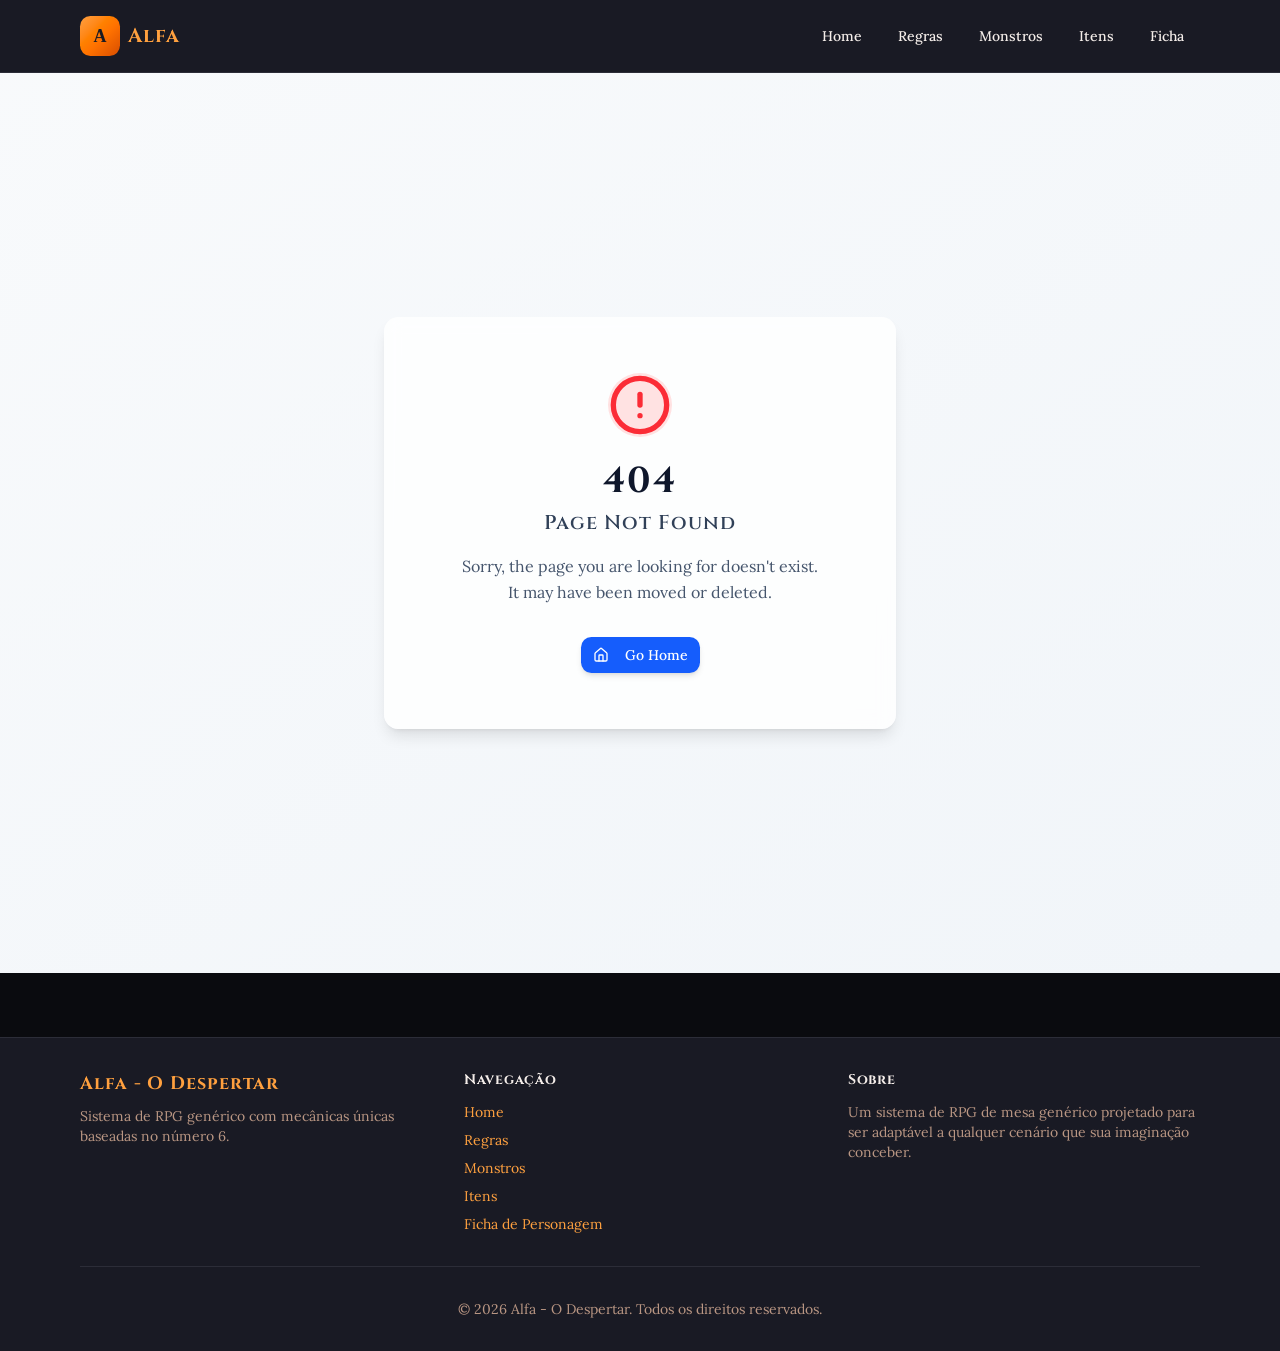
<file: index.html>
<!doctype html>
<html lang="en">

  <head>
    <meta charset="UTF-8" />
    <meta
      name="viewport"
      content="width=device-width, initial-scale=1.0, maximum-scale=1" />
     <title>Alfa - O Despertar | Sistema de RPG</title>
    <link rel="preconnect" href="https://fonts.googleapis.com" />
    <link rel="preconnect" href="https://fonts.gstatic.com" crossorigin />
    <link href="https://fonts.googleapis.com/css2?family=Cinzel:wght@400;600;700;900&family=Lora:wght@400;500;600&display=swap" rel="stylesheet" />
    <script type="module" crossorigin src="./assets/index-ipsVPy4J.js"></script>
    <link rel="stylesheet" crossorigin href="./assets/index-BQo41oGK.css">
  </head>

  <body>
    <script id="manus-runtime">window.__MANUS_HOST_DEV__ = false;
(function(){"use strict";var Mr={exports:{}},Kn={};/**
 * @license React
 * react-jsx-runtime.production.js
 *
 * Copyright (c) Meta Platforms, Inc. and affiliates.
 *
 * This source code is licensed under the MIT license found in the
 * LICENSE file in the root directory of this source tree.
 */var $c;function um(){if($c)return Kn;$c=1;var r=Symbol.for("react.transitional.element"),i=Symbol.for("react.fragment");function c(s,d,m){var x=null;if(m!==void 0&&(x=""+m),d.key!==void 0&&(x=""+d.key),"key"in d){m={};for(var R in d)R!=="key"&&(m[R]=d[R])}else m=d;return d=m.ref,{$$typeof:r,type:s,key:x,ref:d!==void 0?d:null,props:m}}return Kn.Fragment=i,Kn.jsx=c,Kn.jsxs=c,Kn}var Fc;function dm(){return Fc||(Fc=1,Mr.exports=um()),Mr.exports}var h=dm(),Ar={exports:{}},Pn={},Rr={exports:{}},Nr={};/**
 * @license React
 * scheduler.production.js
 *
 * Copyright (c) Meta Platforms, Inc. and affiliates.
 *
 * This source code is licensed under the MIT license found in the
 * LICENSE file in the root directory of this source tree.
 */var Ic;function fm(){return Ic||(Ic=1,function(r){function i(A,q){var B=A.length;A.push(q);t:for(;0<B;){var bt=B-1>>>1,p=A[bt];if(0<d(p,q))A[bt]=q,A[B]=p,B=bt;else break t}}function c(A){return A.length===0?null:A[0]}function s(A){if(A.length===0)return null;var q=A[0],B=A.pop();if(B!==q){A[0]=B;t:for(var bt=0,p=A.length,O=p>>>1;bt<O;){var X=2*(bt+1)-1,G=A[X],Z=X+1,st=A[Z];if(0>d(G,B))Z<p&&0>d(st,G)?(A[bt]=st,A[Z]=B,bt=Z):(A[bt]=G,A[X]=B,bt=X);else if(Z<p&&0>d(st,B))A[bt]=st,A[Z]=B,bt=Z;else break t}}return q}function d(A,q){var B=A.sortIndex-q.sortIndex;return B!==0?B:A.id-q.id}if(r.unstable_now=void 0,typeof performance=="object"&&typeof performance.now=="function"){var m=performance;r.unstable_now=function(){return m.now()}}else{var x=Date,R=x.now();r.unstable_now=function(){return x.now()-R}}var C=[],v=[],D=1,j=null,J=3,at=!1,$=!1,nt=!1,ct=!1,ht=typeof setTimeout=="function"?setTimeout:null,St=typeof clearTimeout=="function"?clearTimeout:null,_=typeof setImmediate<"u"?setImmediate:null;function Y(A){for(var q=c(v);q!==null;){if(q.callback===null)s(v);else if(q.startTime<=A)s(v),q.sortIndex=q.expirationTime,i(C,q);else break;q=c(v)}}function H(A){if(nt=!1,Y(A),!$)if(c(C)!==null)$=!0,it||(it=!0,Bt());else{var q=c(v);q!==null&&Mt(H,q.startTime-A)}}var it=!1,rt=-1,V=5,xt=-1;function Be(){return ct?!0:!(r.unstable_now()-xt<V)}function te(){if(ct=!1,it){var A=r.unstable_now();xt=A;var q=!0;try{t:{$=!1,nt&&(nt=!1,St(rt),rt=-1),at=!0;var B=J;try{e:{for(Y(A),j=c(C);j!==null&&!(j.expirationTime>A&&Be());){var bt=j.callback;if(typeof bt=="function"){j.callback=null,J=j.priorityLevel;var p=bt(j.expirationTime<=A);if(A=r.unstable_now(),typeof p=="function"){j.callback=p,Y(A),q=!0;break e}j===c(C)&&s(C),Y(A)}else s(C);j=c(C)}if(j!==null)q=!0;else{var O=c(v);O!==null&&Mt(H,O.startTime-A),q=!1}}break t}finally{j=null,J=B,at=!1}q=void 0}}finally{q?Bt():it=!1}}}var Bt;if(typeof _=="function")Bt=function(){_(te)};else if(typeof MessageChannel<"u"){var me=new MessageChannel,Se=me.port2;me.port1.onmessage=te,Bt=function(){Se.postMessage(null)}}else Bt=function(){ht(te,0)};function Mt(A,q){rt=ht(function(){A(r.unstable_now())},q)}r.unstable_IdlePriority=5,r.unstable_ImmediatePriority=1,r.unstable_LowPriority=4,r.unstable_NormalPriority=3,r.unstable_Profiling=null,r.unstable_UserBlockingPriority=2,r.unstable_cancelCallback=function(A){A.callback=null},r.unstable_forceFrameRate=function(A){0>A||125<A?console.error("forceFrameRate takes a positive int between 0 and 125, forcing frame rates higher than 125 fps is not supported"):V=0<A?Math.floor(1e3/A):5},r.unstable_getCurrentPriorityLevel=function(){return J},r.unstable_next=function(A){switch(J){case 1:case 2:case 3:var q=3;break;default:q=J}var B=J;J=q;try{return A()}finally{J=B}},r.unstable_requestPaint=function(){ct=!0},r.unstable_runWithPriority=function(A,q){switch(A){case 1:case 2:case 3:case 4:case 5:break;default:A=3}var B=J;J=A;try{return q()}finally{J=B}},r.unstable_scheduleCallback=function(A,q,B){var bt=r.unstable_now();switch(typeof B=="object"&&B!==null?(B=B.delay,B=typeof B=="number"&&0<B?bt+B:bt):B=bt,A){case 1:var p=-1;break;case 2:p=250;break;case 5:p=1073741823;break;case 4:p=1e4;break;default:p=5e3}return p=B+p,A={id:D++,callback:q,priorityLevel:A,startTime:B,expirationTime:p,sortIndex:-1},B>bt?(A.sortIndex=B,i(v,A),c(C)===null&&A===c(v)&&(nt?(St(rt),rt=-1):nt=!0,Mt(H,B-bt))):(A.sortIndex=p,i(C,A),$||at||($=!0,it||(it=!0,Bt()))),A},r.unstable_shouldYield=Be,r.unstable_wrapCallback=function(A){var q=J;return function(){var B=J;J=q;try{return A.apply(this,arguments)}finally{J=B}}}}(Nr)),Nr}var tu;function hm(){return tu||(tu=1,Rr.exports=fm()),Rr.exports}var zr={exports:{}},ut={};/**
 * @license React
 * react.production.js
 *
 * Copyright (c) Meta Platforms, Inc. and affiliates.
 *
 * This source code is licensed under the MIT license found in the
 * LICENSE file in the root directory of this source tree.
 */var eu;function mm(){if(eu)return ut;eu=1;var r=Symbol.for("react.transitional.element"),i=Symbol.for("react.portal"),c=Symbol.for("react.fragment"),s=Symbol.for("react.strict_mode"),d=Symbol.for("react.profiler"),m=Symbol.for("react.consumer"),x=Symbol.for("react.context"),R=Symbol.for("react.forward_ref"),C=Symbol.for("react.suspense"),v=Symbol.for("react.memo"),D=Symbol.for("react.lazy"),j=Symbol.iterator;function J(p){return p===null||typeof p!="object"?null:(p=j&&p[j]||p["@@iterator"],typeof p=="function"?p:null)}var at={isMounted:function(){return!1},enqueueForceUpdate:function(){},enqueueReplaceState:function(){},enqueueSetState:function(){}},$=Object.assign,nt={};function ct(p,O,X){this.props=p,this.context=O,this.refs=nt,this.updater=X||at}ct.prototype.isReactComponent={},ct.prototype.setState=function(p,O){if(typeof p!="object"&&typeof p!="function"&&p!=null)throw Error("takes an object of state variables to update or a function which returns an object of state variables.");this.updater.enqueueSetState(this,p,O,"setState")},ct.prototype.forceUpdate=function(p){this.updater.enqueueForceUpdate(this,p,"forceUpdate")};function ht(){}ht.prototype=ct.prototype;function St(p,O,X){this.props=p,this.context=O,this.refs=nt,this.updater=X||at}var _=St.prototype=new ht;_.constructor=St,$(_,ct.prototype),_.isPureReactComponent=!0;var Y=Array.isArray,H={H:null,A:null,T:null,S:null,V:null},it=Object.prototype.hasOwnProperty;function rt(p,O,X,G,Z,st){return X=st.ref,{$$typeof:r,type:p,key:O,ref:X!==void 0?X:null,props:st}}function V(p,O){return rt(p.type,O,void 0,void 0,void 0,p.props)}function xt(p){return typeof p=="object"&&p!==null&&p.$$typeof===r}function Be(p){var O={"=":"=0",":":"=2"};return"$"+p.replace(/[=:]/g,function(X){return O[X]})}var te=/\/+/g;function Bt(p,O){return typeof p=="object"&&p!==null&&p.key!=null?Be(""+p.key):O.toString(36)}function me(){}function Se(p){switch(p.status){case"fulfilled":return p.value;case"rejected":throw p.reason;default:switch(typeof p.status=="string"?p.then(me,me):(p.status="pending",p.then(function(O){p.status==="pending"&&(p.status="fulfilled",p.value=O)},function(O){p.status==="pending"&&(p.status="rejected",p.reason=O)})),p.status){case"fulfilled":return p.value;case"rejected":throw p.reason}}throw p}function Mt(p,O,X,G,Z){var st=typeof p;(st==="undefined"||st==="boolean")&&(p=null);var I=!1;if(p===null)I=!0;else switch(st){case"bigint":case"string":case"number":I=!0;break;case"object":switch(p.$$typeof){case r:case i:I=!0;break;case D:return I=p._init,Mt(I(p._payload),O,X,G,Z)}}if(I)return Z=Z(p),I=G===""?"."+Bt(p,0):G,Y(Z)?(X="",I!=null&&(X=I.replace(te,"$&/")+"/"),Mt(Z,O,X,"",function(Jt){return Jt})):Z!=null&&(xt(Z)&&(Z=V(Z,X+(Z.key==null||p&&p.key===Z.key?"":(""+Z.key).replace(te,"$&/")+"/")+I)),O.push(Z)),1;I=0;var gt=G===""?".":G+":";if(Y(p))for(var Tt=0;Tt<p.length;Tt++)G=p[Tt],st=gt+Bt(G,Tt),I+=Mt(G,O,X,st,Z);else if(Tt=J(p),typeof Tt=="function")for(p=Tt.call(p),Tt=0;!(G=p.next()).done;)G=G.value,st=gt+Bt(G,Tt++),I+=Mt(G,O,X,st,Z);else if(st==="object"){if(typeof p.then=="function")return Mt(Se(p),O,X,G,Z);throw O=String(p),Error("Objects are not valid as a React child (found: "+(O==="[object Object]"?"object with keys {"+Object.keys(p).join(", ")+"}":O)+"). If you meant to render a collection of children, use an array instead.")}return I}function A(p,O,X){if(p==null)return p;var G=[],Z=0;return Mt(p,G,"","",function(st){return O.call(X,st,Z++)}),G}function q(p){if(p._status===-1){var O=p._result;O=O(),O.then(function(X){(p._status===0||p._status===-1)&&(p._status=1,p._result=X)},function(X){(p._status===0||p._status===-1)&&(p._status=2,p._result=X)}),p._status===-1&&(p._status=0,p._result=O)}if(p._status===1)return p._result.default;throw p._result}var B=typeof reportError=="function"?reportError:function(p){if(typeof window=="object"&&typeof window.ErrorEvent=="function"){var O=new window.ErrorEvent("error",{bubbles:!0,cancelable:!0,message:typeof p=="object"&&p!==null&&typeof p.message=="string"?String(p.message):String(p),error:p});if(!window.dispatchEvent(O))return}else if(typeof process=="object"&&typeof process.emit=="function"){process.emit("uncaughtException",p);return}console.error(p)};function bt(){}return ut.Children={map:A,forEach:function(p,O,X){A(p,function(){O.apply(this,arguments)},X)},count:function(p){var O=0;return A(p,function(){O++}),O},toArray:function(p){return A(p,function(O){return O})||[]},only:function(p){if(!xt(p))throw Error("React.Children.only expected to receive a single React element child.");return p}},ut.Component=ct,ut.Fragment=c,ut.Profiler=d,ut.PureComponent=St,ut.StrictMode=s,ut.Suspense=C,ut.__CLIENT_INTERNALS_DO_NOT_USE_OR_WARN_USERS_THEY_CANNOT_UPGRADE=H,ut.__COMPILER_RUNTIME={__proto__:null,c:function(p){return H.H.useMemoCache(p)}},ut.cache=function(p){return function(){return p.apply(null,arguments)}},ut.cloneElement=function(p,O,X){if(p==null)throw Error("The argument must be a React element, but you passed "+p+".");var G=$({},p.props),Z=p.key,st=void 0;if(O!=null)for(I in O.ref!==void 0&&(st=void 0),O.key!==void 0&&(Z=""+O.key),O)!it.call(O,I)||I==="key"||I==="__self"||I==="__source"||I==="ref"&&O.ref===void 0||(G[I]=O[I]);var I=arguments.length-2;if(I===1)G.children=X;else if(1<I){for(var gt=Array(I),Tt=0;Tt<I;Tt++)gt[Tt]=arguments[Tt+2];G.children=gt}return rt(p.type,Z,void 0,void 0,st,G)},ut.createContext=function(p){return p={$$typeof:x,_currentValue:p,_currentValue2:p,_threadCount:0,Provider:null,Consumer:null},p.Provider=p,p.Consumer={$$typeof:m,_context:p},p},ut.createElement=function(p,O,X){var G,Z={},st=null;if(O!=null)for(G in O.key!==void 0&&(st=""+O.key),O)it.call(O,G)&&G!=="key"&&G!=="__self"&&G!=="__source"&&(Z[G]=O[G]);var I=arguments.length-2;if(I===1)Z.children=X;else if(1<I){for(var gt=Array(I),Tt=0;Tt<I;Tt++)gt[Tt]=arguments[Tt+2];Z.children=gt}if(p&&p.defaultProps)for(G in I=p.defaultProps,I)Z[G]===void 0&&(Z[G]=I[G]);return rt(p,st,void 0,void 0,null,Z)},ut.createRef=function(){return{current:null}},ut.forwardRef=function(p){return{$$typeof:R,render:p}},ut.isValidElement=xt,ut.lazy=function(p){return{$$typeof:D,_payload:{_status:-1,_result:p},_init:q}},ut.memo=function(p,O){return{$$typeof:v,type:p,compare:O===void 0?null:O}},ut.startTransition=function(p){var O=H.T,X={};H.T=X;try{var G=p(),Z=H.S;Z!==null&&Z(X,G),typeof G=="object"&&G!==null&&typeof G.then=="function"&&G.then(bt,B)}catch(st){B(st)}finally{H.T=O}},ut.unstable_useCacheRefresh=function(){return H.H.useCacheRefresh()},ut.use=function(p){return H.H.use(p)},ut.useActionState=function(p,O,X){return H.H.useActionState(p,O,X)},ut.useCallback=function(p,O){return H.H.useCallback(p,O)},ut.useContext=function(p){return H.H.useContext(p)},ut.useDebugValue=function(){},ut.useDeferredValue=function(p,O){return H.H.useDeferredValue(p,O)},ut.useEffect=function(p,O,X){var G=H.H;if(typeof X=="function")throw Error("useEffect CRUD overload is not enabled in this build of React.");return G.useEffect(p,O)},ut.useId=function(){return H.H.useId()},ut.useImperativeHandle=function(p,O,X){return H.H.useImperativeHandle(p,O,X)},ut.useInsertionEffect=function(p,O){return H.H.useInsertionEffect(p,O)},ut.useLayoutEffect=function(p,O){return H.H.useLayoutEffect(p,O)},ut.useMemo=function(p,O){return H.H.useMemo(p,O)},ut.useOptimistic=function(p,O){return H.H.useOptimistic(p,O)},ut.useReducer=function(p,O,X){return H.H.useReducer(p,O,X)},ut.useRef=function(p){return H.H.useRef(p)},ut.useState=function(p){return H.H.useState(p)},ut.useSyncExternalStore=function(p,O,X){return H.H.useSyncExternalStore(p,O,X)},ut.useTransition=function(){return H.H.useTransition()},ut.version="19.1.1",ut}var lu;function _r(){return lu||(lu=1,zr.exports=mm()),zr.exports}var kr={exports:{}},he={};/**
 * @license React
 * react-dom.production.js
 *
 * Copyright (c) Meta Platforms, Inc. and affiliates.
 *
 * This source code is licensed under the MIT license found in the
 * LICENSE file in the root directory of this source tree.
 */var au;function gm(){if(au)return he;au=1;var r=_r();function i(C){var v="https://react.dev/errors/"+C;if(1<arguments.length){v+="?args[]="+encodeURIComponent(arguments[1]);for(var D=2;D<arguments.length;D++)v+="&args[]="+encodeURIComponent(arguments[D])}return"Minified React error #"+C+"; visit "+v+" for the full message or use the non-minified dev environment for full errors and additional helpful warnings."}function c(){}var s={d:{f:c,r:function(){throw Error(i(522))},D:c,C:c,L:c,m:c,X:c,S:c,M:c},p:0,findDOMNode:null},d=Symbol.for("react.portal");function m(C,v,D){var j=3<arguments.length&&arguments[3]!==void 0?arguments[3]:null;return{$$typeof:d,key:j==null?null:""+j,children:C,containerInfo:v,implementation:D}}var x=r.__CLIENT_INTERNALS_DO_NOT_USE_OR_WARN_USERS_THEY_CANNOT_UPGRADE;function R(C,v){if(C==="font")return"";if(typeof v=="string")return v==="use-credentials"?v:""}return he.__DOM_INTERNALS_DO_NOT_USE_OR_WARN_USERS_THEY_CANNOT_UPGRADE=s,he.createPortal=function(C,v){var D=2<arguments.length&&arguments[2]!==void 0?arguments[2]:null;if(!v||v.nodeType!==1&&v.nodeType!==9&&v.nodeType!==11)throw Error(i(299));return m(C,v,null,D)},he.flushSync=function(C){var v=x.T,D=s.p;try{if(x.T=null,s.p=2,C)return C()}finally{x.T=v,s.p=D,s.d.f()}},he.preconnect=function(C,v){typeof C=="string"&&(v?(v=v.crossOrigin,v=typeof v=="string"?v==="use-credentials"?v:"":void 0):v=null,s.d.C(C,v))},he.prefetchDNS=function(C){typeof C=="string"&&s.d.D(C)},he.preinit=function(C,v){if(typeof C=="string"&&v&&typeof v.as=="string"){var D=v.as,j=R(D,v.crossOrigin),J=typeof v.integrity=="string"?v.integrity:void 0,at=typeof v.fetchPriority=="string"?v.fetchPriority:void 0;D==="style"?s.d.S(C,typeof v.precedence=="string"?v.precedence:void 0,{crossOrigin:j,integrity:J,fetchPriority:at}):D==="script"&&s.d.X(C,{crossOrigin:j,integrity:J,fetchPriority:at,nonce:typeof v.nonce=="string"?v.nonce:void 0})}},he.preinitModule=function(C,v){if(typeof C=="string")if(typeof v=="object"&&v!==null){if(v.as==null||v.as==="script"){var D=R(v.as,v.crossOrigin);s.d.M(C,{crossOrigin:D,integrity:typeof v.integrity=="string"?v.integrity:void 0,nonce:typeof v.nonce=="string"?v.nonce:void 0})}}else v==null&&s.d.M(C)},he.preload=function(C,v){if(typeof C=="string"&&typeof v=="object"&&v!==null&&typeof v.as=="string"){var D=v.as,j=R(D,v.crossOrigin);s.d.L(C,D,{crossOrigin:j,integrity:typeof v.integrity=="string"?v.integrity:void 0,nonce:typeof v.nonce=="string"?v.nonce:void 0,type:typeof v.type=="string"?v.type:void 0,fetchPriority:typeof v.fetchPriority=="string"?v.fetchPriority:void 0,referrerPolicy:typeof v.referrerPolicy=="string"?v.referrerPolicy:void 0,imageSrcSet:typeof v.imageSrcSet=="string"?v.imageSrcSet:void 0,imageSizes:typeof v.imageSizes=="string"?v.imageSizes:void 0,media:typeof v.media=="string"?v.media:void 0})}},he.preloadModule=function(C,v){if(typeof C=="string")if(v){var D=R(v.as,v.crossOrigin);s.d.m(C,{as:typeof v.as=="string"&&v.as!=="script"?v.as:void 0,crossOrigin:D,integrity:typeof v.integrity=="string"?v.integrity:void 0})}else s.d.m(C)},he.requestFormReset=function(C){s.d.r(C)},he.unstable_batchedUpdates=function(C,v){return C(v)},he.useFormState=function(C,v,D){return x.H.useFormState(C,v,D)},he.useFormStatus=function(){return x.H.useHostTransitionStatus()},he.version="19.1.1",he}var nu;function pm(){if(nu)return kr.exports;nu=1;function r(){if(!(typeof __REACT_DEVTOOLS_GLOBAL_HOOK__>"u"||typeof __REACT_DEVTOOLS_GLOBAL_HOOK__.checkDCE!="function"))try{__REACT_DEVTOOLS_GLOBAL_HOOK__.checkDCE(r)}catch(i){console.error(i)}}return r(),kr.exports=gm(),kr.exports}/**
 * @license React
 * react-dom-client.production.js
 *
 * Copyright (c) Meta Platforms, Inc. and affiliates.
 *
 * This source code is licensed under the MIT license found in the
 * LICENSE file in the root directory of this source tree.
 */var ou;function ym(){if(ou)return Pn;ou=1;var r=hm(),i=_r(),c=pm();function s(t){var e="https://react.dev/errors/"+t;if(1<arguments.length){e+="?args[]="+encodeURIComponent(arguments[1]);for(var l=2;l<arguments.length;l++)e+="&args[]="+encodeURIComponent(arguments[l])}return"Minified React error #"+t+"; visit "+e+" for the full message or use the non-minified dev environment for full errors and additional helpful warnings."}function d(t){return!(!t||t.nodeType!==1&&t.nodeType!==9&&t.nodeType!==11)}function m(t){var e=t,l=t;if(t.alternate)for(;e.return;)e=e.return;else{t=e;do e=t,(e.flags&4098)!==0&&(l=e.return),t=e.return;while(t)}return e.tag===3?l:null}function x(t){if(t.tag===13){var e=t.memoizedState;if(e===null&&(t=t.alternate,t!==null&&(e=t.memoizedState)),e!==null)return e.dehydrated}return null}function R(t){if(m(t)!==t)throw Error(s(188))}function C(t){var e=t.alternate;if(!e){if(e=m(t),e===null)throw Error(s(188));return e!==t?null:t}for(var l=t,a=e;;){var n=l.return;if(n===null)break;var o=n.alternate;if(o===null){if(a=n.return,a!==null){l=a;continue}break}if(n.child===o.child){for(o=n.child;o;){if(o===l)return R(n),t;if(o===a)return R(n),e;o=o.sibling}throw Error(s(188))}if(l.return!==a.return)l=n,a=o;else{for(var u=!1,f=n.child;f;){if(f===l){u=!0,l=n,a=o;break}if(f===a){u=!0,a=n,l=o;break}f=f.sibling}if(!u){for(f=o.child;f;){if(f===l){u=!0,l=o,a=n;break}if(f===a){u=!0,a=o,l=n;break}f=f.sibling}if(!u)throw Error(s(189))}}if(l.alternate!==a)throw Error(s(190))}if(l.tag!==3)throw Error(s(188));return l.stateNode.current===l?t:e}function v(t){var e=t.tag;if(e===5||e===26||e===27||e===6)return t;for(t=t.child;t!==null;){if(e=v(t),e!==null)return e;t=t.sibling}return null}var D=Object.assign,j=Symbol.for("react.element"),J=Symbol.for("react.transitional.element"),at=Symbol.for("react.portal"),$=Symbol.for("react.fragment"),nt=Symbol.for("react.strict_mode"),ct=Symbol.for("react.profiler"),ht=Symbol.for("react.provider"),St=Symbol.for("react.consumer"),_=Symbol.for("react.context"),Y=Symbol.for("react.forward_ref"),H=Symbol.for("react.suspense"),it=Symbol.for("react.suspense_list"),rt=Symbol.for("react.memo"),V=Symbol.for("react.lazy"),xt=Symbol.for("react.activity"),Be=Symbol.for("react.memo_cache_sentinel"),te=Symbol.iterator;function Bt(t){return t===null||typeof t!="object"?null:(t=te&&t[te]||t["@@iterator"],typeof t=="function"?t:null)}var me=Symbol.for("react.client.reference");function Se(t){if(t==null)return null;if(typeof t=="function")return t.$$typeof===me?null:t.displayName||t.name||null;if(typeof t=="string")return t;switch(t){case $:return"Fragment";case ct:return"Profiler";case nt:return"StrictMode";case H:return"Suspense";case it:return"SuspenseList";case xt:return"Activity"}if(typeof t=="object")switch(t.$$typeof){case at:return"Portal";case _:return(t.displayName||"Context")+".Provider";case St:return(t._context.displayName||"Context")+".Consumer";case Y:var e=t.render;return t=t.displayName,t||(t=e.displayName||e.name||"",t=t!==""?"ForwardRef("+t+")":"ForwardRef"),t;case rt:return e=t.displayName||null,e!==null?e:Se(t.type)||"Memo";case V:e=t._payload,t=t._init;try{return Se(t(e))}catch{}}return null}var Mt=Array.isArray,A=i.__CLIENT_INTERNALS_DO_NOT_USE_OR_WARN_USERS_THEY_CANNOT_UPGRADE,q=c.__DOM_INTERNALS_DO_NOT_USE_OR_WARN_USERS_THEY_CANNOT_UPGRADE,B={pending:!1,data:null,method:null,action:null},bt=[],p=-1;function O(t){return{current:t}}function X(t){0>p||(t.current=bt[p],bt[p]=null,p--)}function G(t,e){p++,bt[p]=t.current,t.current=e}var Z=O(null),st=O(null),I=O(null),gt=O(null);function Tt(t,e){switch(G(I,e),G(st,t),G(Z,null),e.nodeType){case 9:case 11:t=(t=e.documentElement)&&(t=t.namespaceURI)?Hh(t):0;break;default:if(t=e.tagName,e=e.namespaceURI)e=Hh(e),t=Uh(e,t);else switch(t){case"svg":t=1;break;case"math":t=2;break;default:t=0}}X(Z),G(Z,t)}function Jt(){X(Z),X(st),X(I)}function Ke(t){t.memoizedState!==null&&G(gt,t);var e=Z.current,l=Uh(e,t.type);e!==l&&(G(st,t),G(Z,l))}function Ce(t){st.current===t&&(X(Z),X(st)),gt.current===t&&(X(gt),Wo._currentValue=B)}var Pe=Object.prototype.hasOwnProperty,yl=r.unstable_scheduleCallback,sn=r.unstable_cancelCallback,Ca=r.unstable_shouldYield,ri=r.unstable_requestPaint,ge=r.unstable_now,si=r.unstable_getCurrentPriorityLevel,Ul=r.unstable_ImmediatePriority,Fn=r.unstable_UserBlockingPriority,nl=r.unstable_NormalPriority,ci=r.unstable_LowPriority,Gl=r.unstable_IdlePriority,ui=r.log,Ea=r.unstable_setDisableYieldValue,ql=null,Wt=null;function Je(t){if(typeof ui=="function"&&Ea(t),Wt&&typeof Wt.setStrictMode=="function")try{Wt.setStrictMode(ql,t)}catch{}}var $t=Math.clz32?Math.clz32:fi,di=Math.log,Ta=Math.LN2;function fi(t){return t>>>=0,t===0?32:31-(di(t)/Ta|0)|0}var L=256,cn=4194304;function vl(t){var e=t&42;if(e!==0)return e;switch(t&-t){case 1:return 1;case 2:return 2;case 4:return 4;case 8:return 8;case 16:return 16;case 32:return 32;case 64:return 64;case 128:return 128;case 256:case 512:case 1024:case 2048:case 4096:case 8192:case 16384:case 32768:case 65536:case 131072:case 262144:case 524288:case 1048576:case 2097152:return t&4194048;case 4194304:case 8388608:case 16777216:case 33554432:return t&62914560;case 67108864:return 67108864;case 134217728:return 134217728;case 268435456:return 268435456;case 536870912:return 536870912;case 1073741824:return 0;default:return t}}function un(t,e,l){var a=t.pendingLanes;if(a===0)return 0;var n=0,o=t.suspendedLanes,u=t.pingedLanes;t=t.warmLanes;var f=a&134217727;return f!==0?(a=f&~o,a!==0?n=vl(a):(u&=f,u!==0?n=vl(u):l||(l=f&~t,l!==0&&(n=vl(l))))):(f=a&~o,f!==0?n=vl(f):u!==0?n=vl(u):l||(l=a&~t,l!==0&&(n=vl(l)))),n===0?0:e!==0&&e!==n&&(e&o)===0&&(o=n&-n,l=e&-e,o>=l||o===32&&(l&4194048)!==0)?e:n}function Dt(t,e){return(t.pendingLanes&~(t.suspendedLanes&~t.pingedLanes)&e)===0}function In(t,e){switch(t){case 1:case 2:case 4:case 8:case 64:return e+250;case 16:case 32:case 128:case 256:case 512:case 1024:case 2048:case 4096:case 8192:case 16384:case 32768:case 65536:case 131072:case 262144:case 524288:case 1048576:case 2097152:return e+5e3;case 4194304:case 8388608:case 16777216:case 33554432:return-1;case 67108864:case 134217728:case 268435456:case 536870912:case 1073741824:return-1;default:return-1}}function to(){var t=L;return L<<=1,(L&4194048)===0&&(L=256),t}function hi(){var t=cn;return cn<<=1,(cn&62914560)===0&&(cn=4194304),t}function eo(t){for(var e=[],l=0;31>l;l++)e.push(t);return e}function Da(t,e){t.pendingLanes|=e,e!==268435456&&(t.suspendedLanes=0,t.pingedLanes=0,t.warmLanes=0)}function Ir(t,e,l,a,n,o){var u=t.pendingLanes;t.pendingLanes=l,t.suspendedLanes=0,t.pingedLanes=0,t.warmLanes=0,t.expiredLanes&=l,t.entangledLanes&=l,t.errorRecoveryDisabledLanes&=l,t.shellSuspendCounter=0;var f=t.entanglements,g=t.expirationTimes,S=t.hiddenUpdates;for(l=u&~l;0<l;){var N=31-$t(l),k=1<<N;f[N]=0,g[N]=-1;var E=S[N];if(E!==null)for(S[N]=null,N=0;N<E.length;N++){var T=E[N];T!==null&&(T.lane&=-536870913)}l&=~k}a!==0&&mi(t,a,0),o!==0&&n===0&&t.tag!==0&&(t.suspendedLanes|=o&~(u&~e))}function mi(t,e,l){t.pendingLanes|=e,t.suspendedLanes&=~e;var a=31-$t(e);t.entangledLanes|=e,t.entanglements[a]=t.entanglements[a]|1073741824|l&4194090}function gi(t,e){var l=t.entangledLanes|=e;for(t=t.entanglements;l;){var a=31-$t(l),n=1<<a;n&e|t[a]&e&&(t[a]|=e),l&=~n}}function lo(t){switch(t){case 2:t=1;break;case 8:t=4;break;case 32:t=16;break;case 256:case 512:case 1024:case 2048:case 4096:case 8192:case 16384:case 32768:case 65536:case 131072:case 262144:case 524288:case 1048576:case 2097152:case 4194304:case 8388608:case 16777216:case 33554432:t=128;break;case 268435456:t=134217728;break;default:t=0}return t}function ao(t){return t&=-t,2<t?8<t?(t&134217727)!==0?32:268435456:8:2}function pi(){var t=q.p;return t!==0?t:(t=window.event,t===void 0?32:nm(t.type))}function ts(t,e){var l=q.p;try{return q.p=t,e()}finally{q.p=l}}var ol=Math.random().toString(36).slice(2),ee="__reactFiber$"+ol,pe="__reactProps$"+ol,Yl="__reactContainer$"+ol,no="__reactEvents$"+ol,es="__reactListeners$"+ol,ls="__reactHandles$"+ol,yi="__reactResources$"+ol,Ma="__reactMarker$"+ol;function oo(t){delete t[ee],delete t[pe],delete t[no],delete t[es],delete t[ls]}function Vl(t){var e=t[ee];if(e)return e;for(var l=t.parentNode;l;){if(e=l[Yl]||l[ee]){if(l=e.alternate,e.child!==null||l!==null&&l.child!==null)for(t=Vh(t);t!==null;){if(l=t[ee])return l;t=Vh(t)}return e}t=l,l=t.parentNode}return null}function Xl(t){if(t=t[ee]||t[Yl]){var e=t.tag;if(e===5||e===6||e===13||e===26||e===27||e===3)return t}return null}function Aa(t){var e=t.tag;if(e===5||e===26||e===27||e===6)return t.stateNode;throw Error(s(33))}function Zl(t){var e=t[yi];return e||(e=t[yi]={hoistableStyles:new Map,hoistableScripts:new Map}),e}function Vt(t){t[Ma]=!0}var vi=new Set,bi={};function bl(t,e){We(t,e),We(t+"Capture",e)}function We(t,e){for(bi[t]=e,t=0;t<e.length;t++)vi.add(e[t])}var as=RegExp("^[:A-Z_a-z\\u00C0-\\u00D6\\u00D8-\\u00F6\\u00F8-\\u02FF\\u0370-\\u037D\\u037F-\\u1FFF\\u200C-\\u200D\\u2070-\\u218F\\u2C00-\\u2FEF\\u3001-\\uD7FF\\uF900-\\uFDCF\\uFDF0-\\uFFFD][:A-Z_a-z\\u00C0-\\u00D6\\u00D8-\\u00F6\\u00F8-\\u02FF\\u0370-\\u037D\\u037F-\\u1FFF\\u200C-\\u200D\\u2070-\\u218F\\u2C00-\\u2FEF\\u3001-\\uD7FF\\uF900-\\uFDCF\\uFDF0-\\uFFFD\\-.0-9\\u00B7\\u0300-\\u036F\\u203F-\\u2040]*$"),xi={},wi={};function Ra(t){return Pe.call(wi,t)?!0:Pe.call(xi,t)?!1:as.test(t)?wi[t]=!0:(xi[t]=!0,!1)}function M(t,e,l){if(Ra(e))if(l===null)t.removeAttribute(e);else{switch(typeof l){case"undefined":case"function":case"symbol":t.removeAttribute(e);return;case"boolean":var a=e.toLowerCase().slice(0,5);if(a!=="data-"&&a!=="aria-"){t.removeAttribute(e);return}}t.setAttribute(e,""+l)}}function tt(t,e,l){if(l===null)t.removeAttribute(e);else{switch(typeof l){case"undefined":case"function":case"symbol":case"boolean":t.removeAttribute(e);return}t.setAttribute(e,""+l)}}function Ot(t,e,l,a){if(a===null)t.removeAttribute(l);else{switch(typeof a){case"undefined":case"function":case"symbol":case"boolean":t.removeAttribute(l);return}t.setAttributeNS(e,l,""+a)}}var le,Ee;function ae(t){if(le===void 0)try{throw Error()}catch(l){var e=l.stack.trim().match(/\n( *(at )?)/);le=e&&e[1]||"",Ee=-1<l.stack.indexOf(`
    at`)?" (<anonymous>)":-1<l.stack.indexOf("@")?"@unknown:0:0":""}return`
`+le+t+Ee}var Le=!1;function He(t,e){if(!t||Le)return"";Le=!0;var l=Error.prepareStackTrace;Error.prepareStackTrace=void 0;try{var a={DetermineComponentFrameRoot:function(){try{if(e){var k=function(){throw Error()};if(Object.defineProperty(k.prototype,"props",{set:function(){throw Error()}}),typeof Reflect=="object"&&Reflect.construct){try{Reflect.construct(k,[])}catch(T){var E=T}Reflect.construct(t,[],k)}else{try{k.call()}catch(T){E=T}t.call(k.prototype)}}else{try{throw Error()}catch(T){E=T}(k=t())&&typeof k.catch=="function"&&k.catch(function(){})}}catch(T){if(T&&E&&typeof T.stack=="string")return[T.stack,E.stack]}return[null,null]}};a.DetermineComponentFrameRoot.displayName="DetermineComponentFrameRoot";var n=Object.getOwnPropertyDescriptor(a.DetermineComponentFrameRoot,"name");n&&n.configurable&&Object.defineProperty(a.DetermineComponentFrameRoot,"name",{value:"DetermineComponentFrameRoot"});var o=a.DetermineComponentFrameRoot(),u=o[0],f=o[1];if(u&&f){var g=u.split(`
`),S=f.split(`
`);for(n=a=0;a<g.length&&!g[a].includes("DetermineComponentFrameRoot");)a++;for(;n<S.length&&!S[n].includes("DetermineComponentFrameRoot");)n++;if(a===g.length||n===S.length)for(a=g.length-1,n=S.length-1;1<=a&&0<=n&&g[a]!==S[n];)n--;for(;1<=a&&0<=n;a--,n--)if(g[a]!==S[n]){if(a!==1||n!==1)do if(a--,n--,0>n||g[a]!==S[n]){var N=`
`+g[a].replace(" at new "," at ");return t.displayName&&N.includes("<anonymous>")&&(N=N.replace("<anonymous>",t.displayName)),N}while(1<=a&&0<=n);break}}}finally{Le=!1,Error.prepareStackTrace=l}return(l=t?t.displayName||t.name:"")?ae(l):""}function Ql(t){switch(t.tag){case 26:case 27:case 5:return ae(t.type);case 16:return ae("Lazy");case 13:return ae("Suspense");case 19:return ae("SuspenseList");case 0:case 15:return He(t.type,!1);case 11:return He(t.type.render,!1);case 1:return He(t.type,!0);case 31:return ae("Activity");default:return""}}function xl(t){try{var e="";do e+=Ql(t),t=t.return;while(t);return e}catch(l){return`
Error generating stack: `+l.message+`
`+l.stack}}function Xt(t){switch(typeof t){case"bigint":case"boolean":case"number":case"string":case"undefined":return t;case"object":return t;default:return""}}function il(t){var e=t.type;return(t=t.nodeName)&&t.toLowerCase()==="input"&&(e==="checkbox"||e==="radio")}function ve(t){var e=il(t)?"checked":"value",l=Object.getOwnPropertyDescriptor(t.constructor.prototype,e),a=""+t[e];if(!t.hasOwnProperty(e)&&typeof l<"u"&&typeof l.get=="function"&&typeof l.set=="function"){var n=l.get,o=l.set;return Object.defineProperty(t,e,{configurable:!0,get:function(){return n.call(this)},set:function(u){a=""+u,o.call(this,u)}}),Object.defineProperty(t,e,{enumerable:l.enumerable}),{getValue:function(){return a},setValue:function(u){a=""+u},stopTracking:function(){t._valueTracker=null,delete t[e]}}}}function re(t){t._valueTracker||(t._valueTracker=ve(t))}function rl(t){if(!t)return!1;var e=t._valueTracker;if(!e)return!0;var l=e.getValue(),a="";return t&&(a=il(t)?t.checked?"true":"false":t.value),t=a,t!==l?(e.setValue(t),!0):!1}function wl(t){if(t=t||(typeof document<"u"?document:void 0),typeof t>"u")return null;try{return t.activeElement||t.body}catch{return t.body}}var dn=/[\n"\\]/g;function se(t){return t.replace(dn,function(e){return"\\"+e.charCodeAt(0).toString(16)+" "})}function Kl(t,e,l,a,n,o,u,f){t.name="",u!=null&&typeof u!="function"&&typeof u!="symbol"&&typeof u!="boolean"?t.type=u:t.removeAttribute("type"),e!=null?u==="number"?(e===0&&t.value===""||t.value!=e)&&(t.value=""+Xt(e)):t.value!==""+Xt(e)&&(t.value=""+Xt(e)):u!=="submit"&&u!=="reset"||t.removeAttribute("value"),e!=null?Pl(t,u,Xt(e)):l!=null?Pl(t,u,Xt(l)):a!=null&&t.removeAttribute("value"),n==null&&o!=null&&(t.defaultChecked=!!o),n!=null&&(t.checked=n&&typeof n!="function"&&typeof n!="symbol"),f!=null&&typeof f!="function"&&typeof f!="symbol"&&typeof f!="boolean"?t.name=""+Xt(f):t.removeAttribute("name")}function Na(t,e,l,a,n,o,u,f){if(o!=null&&typeof o!="function"&&typeof o!="symbol"&&typeof o!="boolean"&&(t.type=o),e!=null||l!=null){if(!(o!=="submit"&&o!=="reset"||e!=null))return;l=l!=null?""+Xt(l):"",e=e!=null?""+Xt(e):l,f||e===t.value||(t.value=e),t.defaultValue=e}a=a??n,a=typeof a!="function"&&typeof a!="symbol"&&!!a,t.checked=f?t.checked:!!a,t.defaultChecked=!!a,u!=null&&typeof u!="function"&&typeof u!="symbol"&&typeof u!="boolean"&&(t.name=u)}function Pl(t,e,l){e==="number"&&wl(t.ownerDocument)===t||t.defaultValue===""+l||(t.defaultValue=""+l)}function $e(t,e,l,a){if(t=t.options,e){e={};for(var n=0;n<l.length;n++)e["$"+l[n]]=!0;for(l=0;l<t.length;l++)n=e.hasOwnProperty("$"+t[l].value),t[l].selected!==n&&(t[l].selected=n),n&&a&&(t[l].defaultSelected=!0)}else{for(l=""+Xt(l),e=null,n=0;n<t.length;n++){if(t[n].value===l){t[n].selected=!0,a&&(t[n].defaultSelected=!0);return}e!==null||t[n].disabled||(e=t[n])}e!==null&&(e.selected=!0)}}function za(t,e,l){if(e!=null&&(e=""+Xt(e),e!==t.value&&(t.value=e),l==null)){t.defaultValue!==e&&(t.defaultValue=e);return}t.defaultValue=l!=null?""+Xt(l):""}function _a(t,e,l,a){if(e==null){if(a!=null){if(l!=null)throw Error(s(92));if(Mt(a)){if(1<a.length)throw Error(s(93));a=a[0]}l=a}l==null&&(l=""),e=l}l=Xt(e),t.defaultValue=l,a=t.textContent,a===l&&a!==""&&a!==null&&(t.value=a)}function Fe(t,e){if(e){var l=t.firstChild;if(l&&l===t.lastChild&&l.nodeType===3){l.nodeValue=e;return}}t.textContent=e}var fn=new Set("animationIterationCount aspectRatio borderImageOutset borderImageSlice borderImageWidth boxFlex boxFlexGroup boxOrdinalGroup columnCount columns flex flexGrow flexPositive flexShrink flexNegative flexOrder gridArea gridRow gridRowEnd gridRowSpan gridRowStart gridColumn gridColumnEnd gridColumnSpan gridColumnStart fontWeight lineClamp lineHeight opacity order orphans scale tabSize widows zIndex zoom fillOpacity floodOpacity stopOpacity strokeDasharray strokeDashoffset strokeMiterlimit strokeOpacity strokeWidth MozAnimationIterationCount MozBoxFlex MozBoxFlexGroup MozLineClamp msAnimationIterationCount msFlex msZoom msFlexGrow msFlexNegative msFlexOrder msFlexPositive msFlexShrink msGridColumn msGridColumnSpan msGridRow msGridRowSpan WebkitAnimationIterationCount WebkitBoxFlex WebKitBoxFlexGroup WebkitBoxOrdinalGroup WebkitColumnCount WebkitColumns WebkitFlex WebkitFlexGrow WebkitFlexPositive WebkitFlexShrink WebkitLineClamp".split(" "));function ka(t,e,l){var a=e.indexOf("--")===0;l==null||typeof l=="boolean"||l===""?a?t.setProperty(e,""):e==="float"?t.cssFloat="":t[e]="":a?t.setProperty(e,l):typeof l!="number"||l===0||fn.has(e)?e==="float"?t.cssFloat=l:t[e]=(""+l).trim():t[e]=l+"px"}function Oa(t,e,l){if(e!=null&&typeof e!="object")throw Error(s(62));if(t=t.style,l!=null){for(var a in l)!l.hasOwnProperty(a)||e!=null&&e.hasOwnProperty(a)||(a.indexOf("--")===0?t.setProperty(a,""):a==="float"?t.cssFloat="":t[a]="");for(var n in e)a=e[n],e.hasOwnProperty(n)&&l[n]!==a&&ka(t,n,a)}else for(var o in e)e.hasOwnProperty(o)&&ka(t,o,e[o])}function ja(t){if(t.indexOf("-")===-1)return!1;switch(t){case"annotation-xml":case"color-profile":case"font-face":case"font-face-src":case"font-face-uri":case"font-face-format":case"font-face-name":case"missing-glyph":return!1;default:return!0}}var Si=new Map([["acceptCharset","accept-charset"],["htmlFor","for"],["httpEquiv","http-equiv"],["crossOrigin","crossorigin"],["accentHeight","accent-height"],["alignmentBaseline","alignment-baseline"],["arabicForm","arabic-form"],["baselineShift","baseline-shift"],["capHeight","cap-height"],["clipPath","clip-path"],["clipRule","clip-rule"],["colorInterpolation","color-interpolation"],["colorInterpolationFilters","color-interpolation-filters"],["colorProfile","color-profile"],["colorRendering","color-rendering"],["dominantBaseline","dominant-baseline"],["enableBackground","enable-background"],["fillOpacity","fill-opacity"],["fillRule","fill-rule"],["floodColor","flood-color"],["floodOpacity","flood-opacity"],["fontFamily","font-family"],["fontSize","font-size"],["fontSizeAdjust","font-size-adjust"],["fontStretch","font-stretch"],["fontStyle","font-style"],["fontVariant","font-variant"],["fontWeight","font-weight"],["glyphName","glyph-name"],["glyphOrientationHorizontal","glyph-orientation-horizontal"],["glyphOrientationVertical","glyph-orientation-vertical"],["horizAdvX","horiz-adv-x"],["horizOriginX","horiz-origin-x"],["imageRendering","image-rendering"],["letterSpacing","letter-spacing"],["lightingColor","lighting-color"],["markerEnd","marker-end"],["markerMid","marker-mid"],["markerStart","marker-start"],["overlinePosition","overline-position"],["overlineThickness","overline-thickness"],["paintOrder","paint-order"],["panose-1","panose-1"],["pointerEvents","pointer-events"],["renderingIntent","rendering-intent"],["shapeRendering","shape-rendering"],["stopColor","stop-color"],["stopOpacity","stop-opacity"],["strikethroughPosition","strikethrough-position"],["strikethroughThickness","strikethrough-thickness"],["strokeDasharray","stroke-dasharray"],["strokeDashoffset","stroke-dashoffset"],["strokeLinecap","stroke-linecap"],["strokeLinejoin","stroke-linejoin"],["strokeMiterlimit","stroke-miterlimit"],["strokeOpacity","stroke-opacity"],["strokeWidth","stroke-width"],["textAnchor","text-anchor"],["textDecoration","text-decoration"],["textRendering","text-rendering"],["transformOrigin","transform-origin"],["underlinePosition","underline-position"],["underlineThickness","underline-thickness"],["unicodeBidi","unicode-bidi"],["unicodeRange","unicode-range"],["unitsPerEm","units-per-em"],["vAlphabetic","v-alphabetic"],["vHanging","v-hanging"],["vIdeographic","v-ideographic"],["vMathematical","v-mathematical"],["vectorEffect","vector-effect"],["vertAdvY","vert-adv-y"],["vertOriginX","vert-origin-x"],["vertOriginY","vert-origin-y"],["wordSpacing","word-spacing"],["writingMode","writing-mode"],["xmlnsXlink","xmlns:xlink"],["xHeight","x-height"]]),Ci=/^[\u0000-\u001F ]*j[\r\n\t]*a[\r\n\t]*v[\r\n\t]*a[\r\n\t]*s[\r\n\t]*c[\r\n\t]*r[\r\n\t]*i[\r\n\t]*p[\r\n\t]*t[\r\n\t]*:/i;function Ba(t){return Ci.test(""+t)?"javascript:throw new Error('React has blocked a javascript: URL as a security precaution.')":t}var hn=null;function mn(t){return t=t.target||t.srcElement||window,t.correspondingUseElement&&(t=t.correspondingUseElement),t.nodeType===3?t.parentNode:t}var Sl=null,Cl=null;function io(t){var e=Xl(t);if(e&&(t=e.stateNode)){var l=t[pe]||null;t:switch(t=e.stateNode,e.type){case"input":if(Kl(t,l.value,l.defaultValue,l.defaultValue,l.checked,l.defaultChecked,l.type,l.name),e=l.name,l.type==="radio"&&e!=null){for(l=t;l.parentNode;)l=l.parentNode;for(l=l.querySelectorAll('input[name="'+se(""+e)+'"][type="radio"]'),e=0;e<l.length;e++){var a=l[e];if(a!==t&&a.form===t.form){var n=a[pe]||null;if(!n)throw Error(s(90));Kl(a,n.value,n.defaultValue,n.defaultValue,n.checked,n.defaultChecked,n.type,n.name)}}for(e=0;e<l.length;e++)a=l[e],a.form===t.form&&rl(a)}break t;case"textarea":za(t,l.value,l.defaultValue);break t;case"select":e=l.value,e!=null&&$e(t,!!l.multiple,e,!1)}}}var gn=!1;function ro(t,e,l){if(gn)return t(e,l);gn=!0;try{var a=t(e);return a}finally{if(gn=!1,(Sl!==null||Cl!==null)&&(ir(),Sl&&(e=Sl,t=Cl,Cl=Sl=null,io(e),t)))for(e=0;e<t.length;e++)io(t[e])}}function Jl(t,e){var l=t.stateNode;if(l===null)return null;var a=l[pe]||null;if(a===null)return null;l=a[e];t:switch(e){case"onClick":case"onClickCapture":case"onDoubleClick":case"onDoubleClickCapture":case"onMouseDown":case"onMouseDownCapture":case"onMouseMove":case"onMouseMoveCapture":case"onMouseUp":case"onMouseUpCapture":case"onMouseEnter":(a=!a.disabled)||(t=t.type,a=!(t==="button"||t==="input"||t==="select"||t==="textarea")),t=!a;break t;default:t=!1}if(t)return null;if(l&&typeof l!="function")throw Error(s(231,e,typeof l));return l}var Ue=!(typeof window>"u"||typeof window.document>"u"||typeof window.document.createElement>"u"),pn=!1;if(Ue)try{var Wl={};Object.defineProperty(Wl,"passive",{get:function(){pn=!0}}),window.addEventListener("test",Wl,Wl),window.removeEventListener("test",Wl,Wl)}catch{pn=!1}var Ie=null,yn=null,La=null;function so(){if(La)return La;var t,e=yn,l=e.length,a,n="value"in Ie?Ie.value:Ie.textContent,o=n.length;for(t=0;t<l&&e[t]===n[t];t++);var u=l-t;for(a=1;a<=u&&e[l-a]===n[o-a];a++);return La=n.slice(t,1<a?1-a:void 0)}function Ha(t){var e=t.keyCode;return"charCode"in t?(t=t.charCode,t===0&&e===13&&(t=13)):t=e,t===10&&(t=13),32<=t||t===13?t:0}function Ua(){return!0}function co(){return!1}function ce(t){function e(l,a,n,o,u){this._reactName=l,this._targetInst=n,this.type=a,this.nativeEvent=o,this.target=u,this.currentTarget=null;for(var f in t)t.hasOwnProperty(f)&&(l=t[f],this[f]=l?l(o):o[f]);return this.isDefaultPrevented=(o.defaultPrevented!=null?o.defaultPrevented:o.returnValue===!1)?Ua:co,this.isPropagationStopped=co,this}return D(e.prototype,{preventDefault:function(){this.defaultPrevented=!0;var l=this.nativeEvent;l&&(l.preventDefault?l.preventDefault():typeof l.returnValue!="unknown"&&(l.returnValue=!1),this.isDefaultPrevented=Ua)},stopPropagation:function(){var l=this.nativeEvent;l&&(l.stopPropagation?l.stopPropagation():typeof l.cancelBubble!="unknown"&&(l.cancelBubble=!0),this.isPropagationStopped=Ua)},persist:function(){},isPersistent:Ua}),e}var sl={eventPhase:0,bubbles:0,cancelable:0,timeStamp:function(t){return t.timeStamp||Date.now()},defaultPrevented:0,isTrusted:0},Ga=ce(sl),$l=D({},sl,{view:0,detail:0}),Ei=ce($l),Ti,uo,fo,Di=D({},$l,{screenX:0,screenY:0,clientX:0,clientY:0,pageX:0,pageY:0,ctrlKey:0,shiftKey:0,altKey:0,metaKey:0,getModifierState:os,button:0,buttons:0,relatedTarget:function(t){return t.relatedTarget===void 0?t.fromElement===t.srcElement?t.toElement:t.fromElement:t.relatedTarget},movementX:function(t){return"movementX"in t?t.movementX:(t!==fo&&(fo&&t.type==="mousemove"?(Ti=t.screenX-fo.screenX,uo=t.screenY-fo.screenY):uo=Ti=0,fo=t),Ti)},movementY:function(t){return"movementY"in t?t.movementY:uo}}),Vu=ce(Di),D0=D({},Di,{dataTransfer:0}),M0=ce(D0),A0=D({},$l,{relatedTarget:0}),ns=ce(A0),R0=D({},sl,{animationName:0,elapsedTime:0,pseudoElement:0}),N0=ce(R0),z0=D({},sl,{clipboardData:function(t){return"clipboardData"in t?t.clipboardData:window.clipboardData}}),_0=ce(z0),k0=D({},sl,{data:0}),Xu=ce(k0),O0={Esc:"Escape",Spacebar:" ",Left:"ArrowLeft",Up:"ArrowUp",Right:"ArrowRight",Down:"ArrowDown",Del:"Delete",Win:"OS",Menu:"ContextMenu",Apps:"ContextMenu",Scroll:"ScrollLock",MozPrintableKey:"Unidentified"},j0={8:"Backspace",9:"Tab",12:"Clear",13:"Enter",16:"Shift",17:"Control",18:"Alt",19:"Pause",20:"CapsLock",27:"Escape",32:" ",33:"PageUp",34:"PageDown",35:"End",36:"Home",37:"ArrowLeft",38:"ArrowUp",39:"ArrowRight",40:"ArrowDown",45:"Insert",46:"Delete",112:"F1",113:"F2",114:"F3",115:"F4",116:"F5",117:"F6",118:"F7",119:"F8",120:"F9",121:"F10",122:"F11",123:"F12",144:"NumLock",145:"ScrollLock",224:"Meta"},B0={Alt:"altKey",Control:"ctrlKey",Meta:"metaKey",Shift:"shiftKey"};function L0(t){var e=this.nativeEvent;return e.getModifierState?e.getModifierState(t):(t=B0[t])?!!e[t]:!1}function os(){return L0}var H0=D({},$l,{key:function(t){if(t.key){var e=O0[t.key]||t.key;if(e!=="Unidentified")return e}return t.type==="keypress"?(t=Ha(t),t===13?"Enter":String.fromCharCode(t)):t.type==="keydown"||t.type==="keyup"?j0[t.keyCode]||"Unidentified":""},code:0,location:0,ctrlKey:0,shiftKey:0,altKey:0,metaKey:0,repeat:0,locale:0,getModifierState:os,charCode:function(t){return t.type==="keypress"?Ha(t):0},keyCode:function(t){return t.type==="keydown"||t.type==="keyup"?t.keyCode:0},which:function(t){return t.type==="keypress"?Ha(t):t.type==="keydown"||t.type==="keyup"?t.keyCode:0}}),U0=ce(H0),G0=D({},Di,{pointerId:0,width:0,height:0,pressure:0,tangentialPressure:0,tiltX:0,tiltY:0,twist:0,pointerType:0,isPrimary:0}),Zu=ce(G0),q0=D({},$l,{touches:0,targetTouches:0,changedTouches:0,altKey:0,metaKey:0,ctrlKey:0,shiftKey:0,getModifierState:os}),Y0=ce(q0),V0=D({},sl,{propertyName:0,elapsedTime:0,pseudoElement:0}),X0=ce(V0),Z0=D({},Di,{deltaX:function(t){return"deltaX"in t?t.deltaX:"wheelDeltaX"in t?-t.wheelDeltaX:0},deltaY:function(t){return"deltaY"in t?t.deltaY:"wheelDeltaY"in t?-t.wheelDeltaY:"wheelDelta"in t?-t.wheelDelta:0},deltaZ:0,deltaMode:0}),Q0=ce(Z0),K0=D({},sl,{newState:0,oldState:0}),P0=ce(K0),J0=[9,13,27,32],is=Ue&&"CompositionEvent"in window,ho=null;Ue&&"documentMode"in document&&(ho=document.documentMode);var W0=Ue&&"TextEvent"in window&&!ho,Qu=Ue&&(!is||ho&&8<ho&&11>=ho),Ku=" ",Pu=!1;function Ju(t,e){switch(t){case"keyup":return J0.indexOf(e.keyCode)!==-1;case"keydown":return e.keyCode!==229;case"keypress":case"mousedown":case"focusout":return!0;default:return!1}}function Wu(t){return t=t.detail,typeof t=="object"&&"data"in t?t.data:null}var vn=!1;function $0(t,e){switch(t){case"compositionend":return Wu(e);case"keypress":return e.which!==32?null:(Pu=!0,Ku);case"textInput":return t=e.data,t===Ku&&Pu?null:t;default:return null}}function F0(t,e){if(vn)return t==="compositionend"||!is&&Ju(t,e)?(t=so(),La=yn=Ie=null,vn=!1,t):null;switch(t){case"paste":return null;case"keypress":if(!(e.ctrlKey||e.altKey||e.metaKey)||e.ctrlKey&&e.altKey){if(e.char&&1<e.char.length)return e.char;if(e.which)return String.fromCharCode(e.which)}return null;case"compositionend":return Qu&&e.locale!=="ko"?null:e.data;default:return null}}var I0={color:!0,date:!0,datetime:!0,"datetime-local":!0,email:!0,month:!0,number:!0,password:!0,range:!0,search:!0,tel:!0,text:!0,time:!0,url:!0,week:!0};function $u(t){var e=t&&t.nodeName&&t.nodeName.toLowerCase();return e==="input"?!!I0[t.type]:e==="textarea"}function Fu(t,e,l,a){Sl?Cl?Cl.push(a):Cl=[a]:Sl=a,e=fr(e,"onChange"),0<e.length&&(l=new Ga("onChange","change",null,l,a),t.push({event:l,listeners:e}))}var mo=null,go=null;function t1(t){kh(t,0)}function Mi(t){var e=Aa(t);if(rl(e))return t}function Iu(t,e){if(t==="change")return e}var td=!1;if(Ue){var rs;if(Ue){var ss="oninput"in document;if(!ss){var ed=document.createElement("div");ed.setAttribute("oninput","return;"),ss=typeof ed.oninput=="function"}rs=ss}else rs=!1;td=rs&&(!document.documentMode||9<document.documentMode)}function ld(){mo&&(mo.detachEvent("onpropertychange",ad),go=mo=null)}function ad(t){if(t.propertyName==="value"&&Mi(go)){var e=[];Fu(e,go,t,mn(t)),ro(t1,e)}}function e1(t,e,l){t==="focusin"?(ld(),mo=e,go=l,mo.attachEvent("onpropertychange",ad)):t==="focusout"&&ld()}function l1(t){if(t==="selectionchange"||t==="keyup"||t==="keydown")return Mi(go)}function a1(t,e){if(t==="click")return Mi(e)}function n1(t,e){if(t==="input"||t==="change")return Mi(e)}function o1(t,e){return t===e&&(t!==0||1/t===1/e)||t!==t&&e!==e}var Re=typeof Object.is=="function"?Object.is:o1;function po(t,e){if(Re(t,e))return!0;if(typeof t!="object"||t===null||typeof e!="object"||e===null)return!1;var l=Object.keys(t),a=Object.keys(e);if(l.length!==a.length)return!1;for(a=0;a<l.length;a++){var n=l[a];if(!Pe.call(e,n)||!Re(t[n],e[n]))return!1}return!0}function nd(t){for(;t&&t.firstChild;)t=t.firstChild;return t}function od(t,e){var l=nd(t);t=0;for(var a;l;){if(l.nodeType===3){if(a=t+l.textContent.length,t<=e&&a>=e)return{node:l,offset:e-t};t=a}t:{for(;l;){if(l.nextSibling){l=l.nextSibling;break t}l=l.parentNode}l=void 0}l=nd(l)}}function id(t,e){return t&&e?t===e?!0:t&&t.nodeType===3?!1:e&&e.nodeType===3?id(t,e.parentNode):"contains"in t?t.contains(e):t.compareDocumentPosition?!!(t.compareDocumentPosition(e)&16):!1:!1}function rd(t){t=t!=null&&t.ownerDocument!=null&&t.ownerDocument.defaultView!=null?t.ownerDocument.defaultView:window;for(var e=wl(t.document);e instanceof t.HTMLIFrameElement;){try{var l=typeof e.contentWindow.location.href=="string"}catch{l=!1}if(l)t=e.contentWindow;else break;e=wl(t.document)}return e}function cs(t){var e=t&&t.nodeName&&t.nodeName.toLowerCase();return e&&(e==="input"&&(t.type==="text"||t.type==="search"||t.type==="tel"||t.type==="url"||t.type==="password")||e==="textarea"||t.contentEditable==="true")}var i1=Ue&&"documentMode"in document&&11>=document.documentMode,bn=null,us=null,yo=null,ds=!1;function sd(t,e,l){var a=l.window===l?l.document:l.nodeType===9?l:l.ownerDocument;ds||bn==null||bn!==wl(a)||(a=bn,"selectionStart"in a&&cs(a)?a={start:a.selectionStart,end:a.selectionEnd}:(a=(a.ownerDocument&&a.ownerDocument.defaultView||window).getSelection(),a={anchorNode:a.anchorNode,anchorOffset:a.anchorOffset,focusNode:a.focusNode,focusOffset:a.focusOffset}),yo&&po(yo,a)||(yo=a,a=fr(us,"onSelect"),0<a.length&&(e=new Ga("onSelect","select",null,e,l),t.push({event:e,listeners:a}),e.target=bn)))}function qa(t,e){var l={};return l[t.toLowerCase()]=e.toLowerCase(),l["Webkit"+t]="webkit"+e,l["Moz"+t]="moz"+e,l}var xn={animationend:qa("Animation","AnimationEnd"),animationiteration:qa("Animation","AnimationIteration"),animationstart:qa("Animation","AnimationStart"),transitionrun:qa("Transition","TransitionRun"),transitionstart:qa("Transition","TransitionStart"),transitioncancel:qa("Transition","TransitionCancel"),transitionend:qa("Transition","TransitionEnd")},fs={},cd={};Ue&&(cd=document.createElement("div").style,"AnimationEvent"in window||(delete xn.animationend.animation,delete xn.animationiteration.animation,delete xn.animationstart.animation),"TransitionEvent"in window||delete xn.transitionend.transition);function Ya(t){if(fs[t])return fs[t];if(!xn[t])return t;var e=xn[t],l;for(l in e)if(e.hasOwnProperty(l)&&l in cd)return fs[t]=e[l];return t}var ud=Ya("animationend"),dd=Ya("animationiteration"),fd=Ya("animationstart"),r1=Ya("transitionrun"),s1=Ya("transitionstart"),c1=Ya("transitioncancel"),hd=Ya("transitionend"),md=new Map,hs="abort auxClick beforeToggle cancel canPlay canPlayThrough click close contextMenu copy cut drag dragEnd dragEnter dragExit dragLeave dragOver dragStart drop durationChange emptied encrypted ended error gotPointerCapture input invalid keyDown keyPress keyUp load loadedData loadedMetadata loadStart lostPointerCapture mouseDown mouseMove mouseOut mouseOver mouseUp paste pause play playing pointerCancel pointerDown pointerMove pointerOut pointerOver pointerUp progress rateChange reset resize seeked seeking stalled submit suspend timeUpdate touchCancel touchEnd touchStart volumeChange scroll toggle touchMove waiting wheel".split(" ");hs.push("scrollEnd");function tl(t,e){md.set(t,e),bl(e,[t])}var gd=new WeakMap;function Ge(t,e){if(typeof t=="object"&&t!==null){var l=gd.get(t);return l!==void 0?l:(e={value:t,source:e,stack:xl(e)},gd.set(t,e),e)}return{value:t,source:e,stack:xl(e)}}var qe=[],wn=0,ms=0;function Ai(){for(var t=wn,e=ms=wn=0;e<t;){var l=qe[e];qe[e++]=null;var a=qe[e];qe[e++]=null;var n=qe[e];qe[e++]=null;var o=qe[e];if(qe[e++]=null,a!==null&&n!==null){var u=a.pending;u===null?n.next=n:(n.next=u.next,u.next=n),a.pending=n}o!==0&&pd(l,n,o)}}function Ri(t,e,l,a){qe[wn++]=t,qe[wn++]=e,qe[wn++]=l,qe[wn++]=a,ms|=a,t.lanes|=a,t=t.alternate,t!==null&&(t.lanes|=a)}function gs(t,e,l,a){return Ri(t,e,l,a),Ni(t)}function Sn(t,e){return Ri(t,null,null,e),Ni(t)}function pd(t,e,l){t.lanes|=l;var a=t.alternate;a!==null&&(a.lanes|=l);for(var n=!1,o=t.return;o!==null;)o.childLanes|=l,a=o.alternate,a!==null&&(a.childLanes|=l),o.tag===22&&(t=o.stateNode,t===null||t._visibility&1||(n=!0)),t=o,o=o.return;return t.tag===3?(o=t.stateNode,n&&e!==null&&(n=31-$t(l),t=o.hiddenUpdates,a=t[n],a===null?t[n]=[e]:a.push(e),e.lane=l|536870912),o):null}function Ni(t){if(50<Yo)throw Yo=0,wc=null,Error(s(185));for(var e=t.return;e!==null;)t=e,e=t.return;return t.tag===3?t.stateNode:null}var Cn={};function u1(t,e,l,a){this.tag=t,this.key=l,this.sibling=this.child=this.return=this.stateNode=this.type=this.elementType=null,this.index=0,this.refCleanup=this.ref=null,this.pendingProps=e,this.dependencies=this.memoizedState=this.updateQueue=this.memoizedProps=null,this.mode=a,this.subtreeFlags=this.flags=0,this.deletions=null,this.childLanes=this.lanes=0,this.alternate=null}function Ne(t,e,l,a){return new u1(t,e,l,a)}function ps(t){return t=t.prototype,!(!t||!t.isReactComponent)}function El(t,e){var l=t.alternate;return l===null?(l=Ne(t.tag,e,t.key,t.mode),l.elementType=t.elementType,l.type=t.type,l.stateNode=t.stateNode,l.alternate=t,t.alternate=l):(l.pendingProps=e,l.type=t.type,l.flags=0,l.subtreeFlags=0,l.deletions=null),l.flags=t.flags&65011712,l.childLanes=t.childLanes,l.lanes=t.lanes,l.child=t.child,l.memoizedProps=t.memoizedProps,l.memoizedState=t.memoizedState,l.updateQueue=t.updateQueue,e=t.dependencies,l.dependencies=e===null?null:{lanes:e.lanes,firstContext:e.firstContext},l.sibling=t.sibling,l.index=t.index,l.ref=t.ref,l.refCleanup=t.refCleanup,l}function yd(t,e){t.flags&=65011714;var l=t.alternate;return l===null?(t.childLanes=0,t.lanes=e,t.child=null,t.subtreeFlags=0,t.memoizedProps=null,t.memoizedState=null,t.updateQueue=null,t.dependencies=null,t.stateNode=null):(t.childLanes=l.childLanes,t.lanes=l.lanes,t.child=l.child,t.subtreeFlags=0,t.deletions=null,t.memoizedProps=l.memoizedProps,t.memoizedState=l.memoizedState,t.updateQueue=l.updateQueue,t.type=l.type,e=l.dependencies,t.dependencies=e===null?null:{lanes:e.lanes,firstContext:e.firstContext}),t}function zi(t,e,l,a,n,o){var u=0;if(a=t,typeof t=="function")ps(t)&&(u=1);else if(typeof t=="string")u=fp(t,l,Z.current)?26:t==="html"||t==="head"||t==="body"?27:5;else t:switch(t){case xt:return t=Ne(31,l,e,n),t.elementType=xt,t.lanes=o,t;case $:return Va(l.children,n,o,e);case nt:u=8,n|=24;break;case ct:return t=Ne(12,l,e,n|2),t.elementType=ct,t.lanes=o,t;case H:return t=Ne(13,l,e,n),t.elementType=H,t.lanes=o,t;case it:return t=Ne(19,l,e,n),t.elementType=it,t.lanes=o,t;default:if(typeof t=="object"&&t!==null)switch(t.$$typeof){case ht:case _:u=10;break t;case St:u=9;break t;case Y:u=11;break t;case rt:u=14;break t;case V:u=16,a=null;break t}u=29,l=Error(s(130,t===null?"null":typeof t,"")),a=null}return e=Ne(u,l,e,n),e.elementType=t,e.type=a,e.lanes=o,e}function Va(t,e,l,a){return t=Ne(7,t,a,e),t.lanes=l,t}function ys(t,e,l){return t=Ne(6,t,null,e),t.lanes=l,t}function vs(t,e,l){return e=Ne(4,t.children!==null?t.children:[],t.key,e),e.lanes=l,e.stateNode={containerInfo:t.containerInfo,pendingChildren:null,implementation:t.implementation},e}var En=[],Tn=0,_i=null,ki=0,Ye=[],Ve=0,Xa=null,Tl=1,Dl="";function Za(t,e){En[Tn++]=ki,En[Tn++]=_i,_i=t,ki=e}function vd(t,e,l){Ye[Ve++]=Tl,Ye[Ve++]=Dl,Ye[Ve++]=Xa,Xa=t;var a=Tl;t=Dl;var n=32-$t(a)-1;a&=~(1<<n),l+=1;var o=32-$t(e)+n;if(30<o){var u=n-n%5;o=(a&(1<<u)-1).toString(32),a>>=u,n-=u,Tl=1<<32-$t(e)+n|l<<n|a,Dl=o+t}else Tl=1<<o|l<<n|a,Dl=t}function bs(t){t.return!==null&&(Za(t,1),vd(t,1,0))}function xs(t){for(;t===_i;)_i=En[--Tn],En[Tn]=null,ki=En[--Tn],En[Tn]=null;for(;t===Xa;)Xa=Ye[--Ve],Ye[Ve]=null,Dl=Ye[--Ve],Ye[Ve]=null,Tl=Ye[--Ve],Ye[Ve]=null}var be=null,Ut=null,Et=!1,Qa=null,cl=!1,ws=Error(s(519));function Ka(t){var e=Error(s(418,""));throw xo(Ge(e,t)),ws}function bd(t){var e=t.stateNode,l=t.type,a=t.memoizedProps;switch(e[ee]=t,e[pe]=a,l){case"dialog":vt("cancel",e),vt("close",e);break;case"iframe":case"object":case"embed":vt("load",e);break;case"video":case"audio":for(l=0;l<Xo.length;l++)vt(Xo[l],e);break;case"source":vt("error",e);break;case"img":case"image":case"link":vt("error",e),vt("load",e);break;case"details":vt("toggle",e);break;case"input":vt("invalid",e),Na(e,a.value,a.defaultValue,a.checked,a.defaultChecked,a.type,a.name,!0),re(e);break;case"select":vt("invalid",e);break;case"textarea":vt("invalid",e),_a(e,a.value,a.defaultValue,a.children),re(e)}l=a.children,typeof l!="string"&&typeof l!="number"&&typeof l!="bigint"||e.textContent===""+l||a.suppressHydrationWarning===!0||Lh(e.textContent,l)?(a.popover!=null&&(vt("beforetoggle",e),vt("toggle",e)),a.onScroll!=null&&vt("scroll",e),a.onScrollEnd!=null&&vt("scrollend",e),a.onClick!=null&&(e.onclick=hr),e=!0):e=!1,e||Ka(t)}function xd(t){for(be=t.return;be;)switch(be.tag){case 5:case 13:cl=!1;return;case 27:case 3:cl=!0;return;default:be=be.return}}function vo(t){if(t!==be)return!1;if(!Et)return xd(t),Et=!0,!1;var e=t.tag,l;if((l=e!==3&&e!==27)&&((l=e===5)&&(l=t.type,l=!(l!=="form"&&l!=="button")||Lc(t.type,t.memoizedProps)),l=!l),l&&Ut&&Ka(t),xd(t),e===13){if(t=t.memoizedState,t=t!==null?t.dehydrated:null,!t)throw Error(s(317));t:{for(t=t.nextSibling,e=0;t;){if(t.nodeType===8)if(l=t.data,l==="/$"){if(e===0){Ut=ll(t.nextSibling);break t}e--}else l!=="$"&&l!=="$!"&&l!=="$?"||e++;t=t.nextSibling}Ut=null}}else e===27?(e=Ut,ha(t.type)?(t=qc,qc=null,Ut=t):Ut=e):Ut=be?ll(t.stateNode.nextSibling):null;return!0}function bo(){Ut=be=null,Et=!1}function wd(){var t=Qa;return t!==null&&(Me===null?Me=t:Me.push.apply(Me,t),Qa=null),t}function xo(t){Qa===null?Qa=[t]:Qa.push(t)}var Ss=O(null),Pa=null,Ml=null;function Fl(t,e,l){G(Ss,e._currentValue),e._currentValue=l}function Al(t){t._currentValue=Ss.current,X(Ss)}function Cs(t,e,l){for(;t!==null;){var a=t.alternate;if((t.childLanes&e)!==e?(t.childLanes|=e,a!==null&&(a.childLanes|=e)):a!==null&&(a.childLanes&e)!==e&&(a.childLanes|=e),t===l)break;t=t.return}}function Es(t,e,l,a){var n=t.child;for(n!==null&&(n.return=t);n!==null;){var o=n.dependencies;if(o!==null){var u=n.child;o=o.firstContext;t:for(;o!==null;){var f=o;o=n;for(var g=0;g<e.length;g++)if(f.context===e[g]){o.lanes|=l,f=o.alternate,f!==null&&(f.lanes|=l),Cs(o.return,l,t),a||(u=null);break t}o=f.next}}else if(n.tag===18){if(u=n.return,u===null)throw Error(s(341));u.lanes|=l,o=u.alternate,o!==null&&(o.lanes|=l),Cs(u,l,t),u=null}else u=n.child;if(u!==null)u.return=n;else for(u=n;u!==null;){if(u===t){u=null;break}if(n=u.sibling,n!==null){n.return=u.return,u=n;break}u=u.return}n=u}}function wo(t,e,l,a){t=null;for(var n=e,o=!1;n!==null;){if(!o){if((n.flags&524288)!==0)o=!0;else if((n.flags&262144)!==0)break}if(n.tag===10){var u=n.alternate;if(u===null)throw Error(s(387));if(u=u.memoizedProps,u!==null){var f=n.type;Re(n.pendingProps.value,u.value)||(t!==null?t.push(f):t=[f])}}else if(n===gt.current){if(u=n.alternate,u===null)throw Error(s(387));u.memoizedState.memoizedState!==n.memoizedState.memoizedState&&(t!==null?t.push(Wo):t=[Wo])}n=n.return}t!==null&&Es(e,t,l,a),e.flags|=262144}function Oi(t){for(t=t.firstContext;t!==null;){if(!Re(t.context._currentValue,t.memoizedValue))return!0;t=t.next}return!1}function Ja(t){Pa=t,Ml=null,t=t.dependencies,t!==null&&(t.firstContext=null)}function ye(t){return Sd(Pa,t)}function ji(t,e){return Pa===null&&Ja(t),Sd(t,e)}function Sd(t,e){var l=e._currentValue;if(e={context:e,memoizedValue:l,next:null},Ml===null){if(t===null)throw Error(s(308));Ml=e,t.dependencies={lanes:0,firstContext:e},t.flags|=524288}else Ml=Ml.next=e;return l}var d1=typeof AbortController<"u"?AbortController:function(){var t=[],e=this.signal={aborted:!1,addEventListener:function(l,a){t.push(a)}};this.abort=function(){e.aborted=!0,t.forEach(function(l){return l()})}},f1=r.unstable_scheduleCallback,h1=r.unstable_NormalPriority,Ft={$$typeof:_,Consumer:null,Provider:null,_currentValue:null,_currentValue2:null,_threadCount:0};function Ts(){return{controller:new d1,data:new Map,refCount:0}}function So(t){t.refCount--,t.refCount===0&&f1(h1,function(){t.controller.abort()})}var Co=null,Ds=0,Dn=0,Mn=null;function m1(t,e){if(Co===null){var l=Co=[];Ds=0,Dn=Ac(),Mn={status:"pending",value:void 0,then:function(a){l.push(a)}}}return Ds++,e.then(Cd,Cd),e}function Cd(){if(--Ds===0&&Co!==null){Mn!==null&&(Mn.status="fulfilled");var t=Co;Co=null,Dn=0,Mn=null;for(var e=0;e<t.length;e++)(0,t[e])()}}function g1(t,e){var l=[],a={status:"pending",value:null,reason:null,then:function(n){l.push(n)}};return t.then(function(){a.status="fulfilled",a.value=e;for(var n=0;n<l.length;n++)(0,l[n])(e)},function(n){for(a.status="rejected",a.reason=n,n=0;n<l.length;n++)(0,l[n])(void 0)}),a}var Ed=A.S;A.S=function(t,e){typeof e=="object"&&e!==null&&typeof e.then=="function"&&m1(t,e),Ed!==null&&Ed(t,e)};var Wa=O(null);function Ms(){var t=Wa.current;return t!==null?t:jt.pooledCache}function Bi(t,e){e===null?G(Wa,Wa.current):G(Wa,e.pool)}function Td(){var t=Ms();return t===null?null:{parent:Ft._currentValue,pool:t}}var Eo=Error(s(460)),Dd=Error(s(474)),Li=Error(s(542)),As={then:function(){}};function Md(t){return t=t.status,t==="fulfilled"||t==="rejected"}function Hi(){}function Ad(t,e,l){switch(l=t[l],l===void 0?t.push(e):l!==e&&(e.then(Hi,Hi),e=l),e.status){case"fulfilled":return e.value;case"rejected":throw t=e.reason,Nd(t),t;default:if(typeof e.status=="string")e.then(Hi,Hi);else{if(t=jt,t!==null&&100<t.shellSuspendCounter)throw Error(s(482));t=e,t.status="pending",t.then(function(a){if(e.status==="pending"){var n=e;n.status="fulfilled",n.value=a}},function(a){if(e.status==="pending"){var n=e;n.status="rejected",n.reason=a}})}switch(e.status){case"fulfilled":return e.value;case"rejected":throw t=e.reason,Nd(t),t}throw To=e,Eo}}var To=null;function Rd(){if(To===null)throw Error(s(459));var t=To;return To=null,t}function Nd(t){if(t===Eo||t===Li)throw Error(s(483))}var Il=!1;function Rs(t){t.updateQueue={baseState:t.memoizedState,firstBaseUpdate:null,lastBaseUpdate:null,shared:{pending:null,lanes:0,hiddenCallbacks:null},callbacks:null}}function Ns(t,e){t=t.updateQueue,e.updateQueue===t&&(e.updateQueue={baseState:t.baseState,firstBaseUpdate:t.firstBaseUpdate,lastBaseUpdate:t.lastBaseUpdate,shared:t.shared,callbacks:null})}function ta(t){return{lane:t,tag:0,payload:null,callback:null,next:null}}function ea(t,e,l){var a=t.updateQueue;if(a===null)return null;if(a=a.shared,(At&2)!==0){var n=a.pending;return n===null?e.next=e:(e.next=n.next,n.next=e),a.pending=e,e=Ni(t),pd(t,null,l),e}return Ri(t,a,e,l),Ni(t)}function Do(t,e,l){if(e=e.updateQueue,e!==null&&(e=e.shared,(l&4194048)!==0)){var a=e.lanes;a&=t.pendingLanes,l|=a,e.lanes=l,gi(t,l)}}function zs(t,e){var l=t.updateQueue,a=t.alternate;if(a!==null&&(a=a.updateQueue,l===a)){var n=null,o=null;if(l=l.firstBaseUpdate,l!==null){do{var u={lane:l.lane,tag:l.tag,payload:l.payload,callback:null,next:null};o===null?n=o=u:o=o.next=u,l=l.next}while(l!==null);o===null?n=o=e:o=o.next=e}else n=o=e;l={baseState:a.baseState,firstBaseUpdate:n,lastBaseUpdate:o,shared:a.shared,callbacks:a.callbacks},t.updateQueue=l;return}t=l.lastBaseUpdate,t===null?l.firstBaseUpdate=e:t.next=e,l.lastBaseUpdate=e}var _s=!1;function Mo(){if(_s){var t=Mn;if(t!==null)throw t}}function Ao(t,e,l,a){_s=!1;var n=t.updateQueue;Il=!1;var o=n.firstBaseUpdate,u=n.lastBaseUpdate,f=n.shared.pending;if(f!==null){n.shared.pending=null;var g=f,S=g.next;g.next=null,u===null?o=S:u.next=S,u=g;var N=t.alternate;N!==null&&(N=N.updateQueue,f=N.lastBaseUpdate,f!==u&&(f===null?N.firstBaseUpdate=S:f.next=S,N.lastBaseUpdate=g))}if(o!==null){var k=n.baseState;u=0,N=S=g=null,f=o;do{var E=f.lane&-536870913,T=E!==f.lane;if(T?(wt&E)===E:(a&E)===E){E!==0&&E===Dn&&(_s=!0),N!==null&&(N=N.next={lane:0,tag:f.tag,payload:f.payload,callback:null,next:null});t:{var lt=t,F=f;E=e;var _t=l;switch(F.tag){case 1:if(lt=F.payload,typeof lt=="function"){k=lt.call(_t,k,E);break t}k=lt;break t;case 3:lt.flags=lt.flags&-65537|128;case 0:if(lt=F.payload,E=typeof lt=="function"?lt.call(_t,k,E):lt,E==null)break t;k=D({},k,E);break t;case 2:Il=!0}}E=f.callback,E!==null&&(t.flags|=64,T&&(t.flags|=8192),T=n.callbacks,T===null?n.callbacks=[E]:T.push(E))}else T={lane:E,tag:f.tag,payload:f.payload,callback:f.callback,next:null},N===null?(S=N=T,g=k):N=N.next=T,u|=E;if(f=f.next,f===null){if(f=n.shared.pending,f===null)break;T=f,f=T.next,T.next=null,n.lastBaseUpdate=T,n.shared.pending=null}}while(!0);N===null&&(g=k),n.baseState=g,n.firstBaseUpdate=S,n.lastBaseUpdate=N,o===null&&(n.shared.lanes=0),ca|=u,t.lanes=u,t.memoizedState=k}}function zd(t,e){if(typeof t!="function")throw Error(s(191,t));t.call(e)}function _d(t,e){var l=t.callbacks;if(l!==null)for(t.callbacks=null,t=0;t<l.length;t++)zd(l[t],e)}var An=O(null),Ui=O(0);function kd(t,e){t=jl,G(Ui,t),G(An,e),jl=t|e.baseLanes}function ks(){G(Ui,jl),G(An,An.current)}function Os(){jl=Ui.current,X(An),X(Ui)}var la=0,mt=null,Nt=null,Zt=null,Gi=!1,Rn=!1,$a=!1,qi=0,Ro=0,Nn=null,p1=0;function qt(){throw Error(s(321))}function js(t,e){if(e===null)return!1;for(var l=0;l<e.length&&l<t.length;l++)if(!Re(t[l],e[l]))return!1;return!0}function Bs(t,e,l,a,n,o){return la=o,mt=e,e.memoizedState=null,e.updateQueue=null,e.lanes=0,A.H=t===null||t.memoizedState===null?yf:vf,$a=!1,o=l(a,n),$a=!1,Rn&&(o=jd(e,l,a,n)),Od(t),o}function Od(t){A.H=Ki;var e=Nt!==null&&Nt.next!==null;if(la=0,Zt=Nt=mt=null,Gi=!1,Ro=0,Nn=null,e)throw Error(s(300));t===null||ne||(t=t.dependencies,t!==null&&Oi(t)&&(ne=!0))}function jd(t,e,l,a){mt=t;var n=0;do{if(Rn&&(Nn=null),Ro=0,Rn=!1,25<=n)throw Error(s(301));if(n+=1,Zt=Nt=null,t.updateQueue!=null){var o=t.updateQueue;o.lastEffect=null,o.events=null,o.stores=null,o.memoCache!=null&&(o.memoCache.index=0)}A.H=C1,o=e(l,a)}while(Rn);return o}function y1(){var t=A.H,e=t.useState()[0];return e=typeof e.then=="function"?No(e):e,t=t.useState()[0],(Nt!==null?Nt.memoizedState:null)!==t&&(mt.flags|=1024),e}function Ls(){var t=qi!==0;return qi=0,t}function Hs(t,e,l){e.updateQueue=t.updateQueue,e.flags&=-2053,t.lanes&=~l}function Us(t){if(Gi){for(t=t.memoizedState;t!==null;){var e=t.queue;e!==null&&(e.pending=null),t=t.next}Gi=!1}la=0,Zt=Nt=mt=null,Rn=!1,Ro=qi=0,Nn=null}function Te(){var t={memoizedState:null,baseState:null,baseQueue:null,queue:null,next:null};return Zt===null?mt.memoizedState=Zt=t:Zt=Zt.next=t,Zt}function Qt(){if(Nt===null){var t=mt.alternate;t=t!==null?t.memoizedState:null}else t=Nt.next;var e=Zt===null?mt.memoizedState:Zt.next;if(e!==null)Zt=e,Nt=t;else{if(t===null)throw mt.alternate===null?Error(s(467)):Error(s(310));Nt=t,t={memoizedState:Nt.memoizedState,baseState:Nt.baseState,baseQueue:Nt.baseQueue,queue:Nt.queue,next:null},Zt===null?mt.memoizedState=Zt=t:Zt=Zt.next=t}return Zt}function Gs(){return{lastEffect:null,events:null,stores:null,memoCache:null}}function No(t){var e=Ro;return Ro+=1,Nn===null&&(Nn=[]),t=Ad(Nn,t,e),e=mt,(Zt===null?e.memoizedState:Zt.next)===null&&(e=e.alternate,A.H=e===null||e.memoizedState===null?yf:vf),t}function Yi(t){if(t!==null&&typeof t=="object"){if(typeof t.then=="function")return No(t);if(t.$$typeof===_)return ye(t)}throw Error(s(438,String(t)))}function qs(t){var e=null,l=mt.updateQueue;if(l!==null&&(e=l.memoCache),e==null){var a=mt.alternate;a!==null&&(a=a.updateQueue,a!==null&&(a=a.memoCache,a!=null&&(e={data:a.data.map(function(n){return n.slice()}),index:0})))}if(e==null&&(e={data:[],index:0}),l===null&&(l=Gs(),mt.updateQueue=l),l.memoCache=e,l=e.data[e.index],l===void 0)for(l=e.data[e.index]=Array(t),a=0;a<t;a++)l[a]=Be;return e.index++,l}function Rl(t,e){return typeof e=="function"?e(t):e}function Vi(t){var e=Qt();return Ys(e,Nt,t)}function Ys(t,e,l){var a=t.queue;if(a===null)throw Error(s(311));a.lastRenderedReducer=l;var n=t.baseQueue,o=a.pending;if(o!==null){if(n!==null){var u=n.next;n.next=o.next,o.next=u}e.baseQueue=n=o,a.pending=null}if(o=t.baseState,n===null)t.memoizedState=o;else{e=n.next;var f=u=null,g=null,S=e,N=!1;do{var k=S.lane&-536870913;if(k!==S.lane?(wt&k)===k:(la&k)===k){var E=S.revertLane;if(E===0)g!==null&&(g=g.next={lane:0,revertLane:0,action:S.action,hasEagerState:S.hasEagerState,eagerState:S.eagerState,next:null}),k===Dn&&(N=!0);else if((la&E)===E){S=S.next,E===Dn&&(N=!0);continue}else k={lane:0,revertLane:S.revertLane,action:S.action,hasEagerState:S.hasEagerState,eagerState:S.eagerState,next:null},g===null?(f=g=k,u=o):g=g.next=k,mt.lanes|=E,ca|=E;k=S.action,$a&&l(o,k),o=S.hasEagerState?S.eagerState:l(o,k)}else E={lane:k,revertLane:S.revertLane,action:S.action,hasEagerState:S.hasEagerState,eagerState:S.eagerState,next:null},g===null?(f=g=E,u=o):g=g.next=E,mt.lanes|=k,ca|=k;S=S.next}while(S!==null&&S!==e);if(g===null?u=o:g.next=f,!Re(o,t.memoizedState)&&(ne=!0,N&&(l=Mn,l!==null)))throw l;t.memoizedState=o,t.baseState=u,t.baseQueue=g,a.lastRenderedState=o}return n===null&&(a.lanes=0),[t.memoizedState,a.dispatch]}function Vs(t){var e=Qt(),l=e.queue;if(l===null)throw Error(s(311));l.lastRenderedReducer=t;var a=l.dispatch,n=l.pending,o=e.memoizedState;if(n!==null){l.pending=null;var u=n=n.next;do o=t(o,u.action),u=u.next;while(u!==n);Re(o,e.memoizedState)||(ne=!0),e.memoizedState=o,e.baseQueue===null&&(e.baseState=o),l.lastRenderedState=o}return[o,a]}function Bd(t,e,l){var a=mt,n=Qt(),o=Et;if(o){if(l===void 0)throw Error(s(407));l=l()}else l=e();var u=!Re((Nt||n).memoizedState,l);u&&(n.memoizedState=l,ne=!0),n=n.queue;var f=Ud.bind(null,a,n,t);if(zo(2048,8,f,[t]),n.getSnapshot!==e||u||Zt!==null&&Zt.memoizedState.tag&1){if(a.flags|=2048,zn(9,Xi(),Hd.bind(null,a,n,l,e),null),jt===null)throw Error(s(349));o||(la&124)!==0||Ld(a,e,l)}return l}function Ld(t,e,l){t.flags|=16384,t={getSnapshot:e,value:l},e=mt.updateQueue,e===null?(e=Gs(),mt.updateQueue=e,e.stores=[t]):(l=e.stores,l===null?e.stores=[t]:l.push(t))}function Hd(t,e,l,a){e.value=l,e.getSnapshot=a,Gd(e)&&qd(t)}function Ud(t,e,l){return l(function(){Gd(e)&&qd(t)})}function Gd(t){var e=t.getSnapshot;t=t.value;try{var l=e();return!Re(t,l)}catch{return!0}}function qd(t){var e=Sn(t,2);e!==null&&je(e,t,2)}function Xs(t){var e=Te();if(typeof t=="function"){var l=t;if(t=l(),$a){Je(!0);try{l()}finally{Je(!1)}}}return e.memoizedState=e.baseState=t,e.queue={pending:null,lanes:0,dispatch:null,lastRenderedReducer:Rl,lastRenderedState:t},e}function Yd(t,e,l,a){return t.baseState=l,Ys(t,Nt,typeof a=="function"?a:Rl)}function v1(t,e,l,a,n){if(Qi(t))throw Error(s(485));if(t=e.action,t!==null){var o={payload:n,action:t,next:null,isTransition:!0,status:"pending",value:null,reason:null,listeners:[],then:function(u){o.listeners.push(u)}};A.T!==null?l(!0):o.isTransition=!1,a(o),l=e.pending,l===null?(o.next=e.pending=o,Vd(e,o)):(o.next=l.next,e.pending=l.next=o)}}function Vd(t,e){var l=e.action,a=e.payload,n=t.state;if(e.isTransition){var o=A.T,u={};A.T=u;try{var f=l(n,a),g=A.S;g!==null&&g(u,f),Xd(t,e,f)}catch(S){Zs(t,e,S)}finally{A.T=o}}else try{o=l(n,a),Xd(t,e,o)}catch(S){Zs(t,e,S)}}function Xd(t,e,l){l!==null&&typeof l=="object"&&typeof l.then=="function"?l.then(function(a){Zd(t,e,a)},function(a){return Zs(t,e,a)}):Zd(t,e,l)}function Zd(t,e,l){e.status="fulfilled",e.value=l,Qd(e),t.state=l,e=t.pending,e!==null&&(l=e.next,l===e?t.pending=null:(l=l.next,e.next=l,Vd(t,l)))}function Zs(t,e,l){var a=t.pending;if(t.pending=null,a!==null){a=a.next;do e.status="rejected",e.reason=l,Qd(e),e=e.next;while(e!==a)}t.action=null}function Qd(t){t=t.listeners;for(var e=0;e<t.length;e++)(0,t[e])()}function Kd(t,e){return e}function Pd(t,e){if(Et){var l=jt.formState;if(l!==null){t:{var a=mt;if(Et){if(Ut){e:{for(var n=Ut,o=cl;n.nodeType!==8;){if(!o){n=null;break e}if(n=ll(n.nextSibling),n===null){n=null;break e}}o=n.data,n=o==="F!"||o==="F"?n:null}if(n){Ut=ll(n.nextSibling),a=n.data==="F!";break t}}Ka(a)}a=!1}a&&(e=l[0])}}return l=Te(),l.memoizedState=l.baseState=e,a={pending:null,lanes:0,dispatch:null,lastRenderedReducer:Kd,lastRenderedState:e},l.queue=a,l=mf.bind(null,mt,a),a.dispatch=l,a=Xs(!1),o=Ws.bind(null,mt,!1,a.queue),a=Te(),n={state:e,dispatch:null,action:t,pending:null},a.queue=n,l=v1.bind(null,mt,n,o,l),n.dispatch=l,a.memoizedState=t,[e,l,!1]}function Jd(t){var e=Qt();return Wd(e,Nt,t)}function Wd(t,e,l){if(e=Ys(t,e,Kd)[0],t=Vi(Rl)[0],typeof e=="object"&&e!==null&&typeof e.then=="function")try{var a=No(e)}catch(u){throw u===Eo?Li:u}else a=e;e=Qt();var n=e.queue,o=n.dispatch;return l!==e.memoizedState&&(mt.flags|=2048,zn(9,Xi(),b1.bind(null,n,l),null)),[a,o,t]}function b1(t,e){t.action=e}function $d(t){var e=Qt(),l=Nt;if(l!==null)return Wd(e,l,t);Qt(),e=e.memoizedState,l=Qt();var a=l.queue.dispatch;return l.memoizedState=t,[e,a,!1]}function zn(t,e,l,a){return t={tag:t,create:l,deps:a,inst:e,next:null},e=mt.updateQueue,e===null&&(e=Gs(),mt.updateQueue=e),l=e.lastEffect,l===null?e.lastEffect=t.next=t:(a=l.next,l.next=t,t.next=a,e.lastEffect=t),t}function Xi(){return{destroy:void 0,resource:void 0}}function Fd(){return Qt().memoizedState}function Zi(t,e,l,a){var n=Te();a=a===void 0?null:a,mt.flags|=t,n.memoizedState=zn(1|e,Xi(),l,a)}function zo(t,e,l,a){var n=Qt();a=a===void 0?null:a;var o=n.memoizedState.inst;Nt!==null&&a!==null&&js(a,Nt.memoizedState.deps)?n.memoizedState=zn(e,o,l,a):(mt.flags|=t,n.memoizedState=zn(1|e,o,l,a))}function Id(t,e){Zi(8390656,8,t,e)}function tf(t,e){zo(2048,8,t,e)}function ef(t,e){return zo(4,2,t,e)}function lf(t,e){return zo(4,4,t,e)}function af(t,e){if(typeof e=="function"){t=t();var l=e(t);return function(){typeof l=="function"?l():e(null)}}if(e!=null)return t=t(),e.current=t,function(){e.current=null}}function nf(t,e,l){l=l!=null?l.concat([t]):null,zo(4,4,af.bind(null,e,t),l)}function Qs(){}function of(t,e){var l=Qt();e=e===void 0?null:e;var a=l.memoizedState;return e!==null&&js(e,a[1])?a[0]:(l.memoizedState=[t,e],t)}function rf(t,e){var l=Qt();e=e===void 0?null:e;var a=l.memoizedState;if(e!==null&&js(e,a[1]))return a[0];if(a=t(),$a){Je(!0);try{t()}finally{Je(!1)}}return l.memoizedState=[a,e],a}function Ks(t,e,l){return l===void 0||(la&1073741824)!==0?t.memoizedState=e:(t.memoizedState=l,t=uh(),mt.lanes|=t,ca|=t,l)}function sf(t,e,l,a){return Re(l,e)?l:An.current!==null?(t=Ks(t,l,a),Re(t,e)||(ne=!0),t):(la&42)===0?(ne=!0,t.memoizedState=l):(t=uh(),mt.lanes|=t,ca|=t,e)}function cf(t,e,l,a,n){var o=q.p;q.p=o!==0&&8>o?o:8;var u=A.T,f={};A.T=f,Ws(t,!1,e,l);try{var g=n(),S=A.S;if(S!==null&&S(f,g),g!==null&&typeof g=="object"&&typeof g.then=="function"){var N=g1(g,a);_o(t,e,N,Oe(t))}else _o(t,e,a,Oe(t))}catch(k){_o(t,e,{then:function(){},status:"rejected",reason:k},Oe())}finally{q.p=o,A.T=u}}function x1(){}function Ps(t,e,l,a){if(t.tag!==5)throw Error(s(476));var n=uf(t).queue;cf(t,n,e,B,l===null?x1:function(){return df(t),l(a)})}function uf(t){var e=t.memoizedState;if(e!==null)return e;e={memoizedState:B,baseState:B,baseQueue:null,queue:{pending:null,lanes:0,dispatch:null,lastRenderedReducer:Rl,lastRenderedState:B},next:null};var l={};return e.next={memoizedState:l,baseState:l,baseQueue:null,queue:{pending:null,lanes:0,dispatch:null,lastRenderedReducer:Rl,lastRenderedState:l},next:null},t.memoizedState=e,t=t.alternate,t!==null&&(t.memoizedState=e),e}function df(t){var e=uf(t).next.queue;_o(t,e,{},Oe())}function Js(){return ye(Wo)}function ff(){return Qt().memoizedState}function hf(){return Qt().memoizedState}function w1(t){for(var e=t.return;e!==null;){switch(e.tag){case 24:case 3:var l=Oe();t=ta(l);var a=ea(e,t,l);a!==null&&(je(a,e,l),Do(a,e,l)),e={cache:Ts()},t.payload=e;return}e=e.return}}function S1(t,e,l){var a=Oe();l={lane:a,revertLane:0,action:l,hasEagerState:!1,eagerState:null,next:null},Qi(t)?gf(e,l):(l=gs(t,e,l,a),l!==null&&(je(l,t,a),pf(l,e,a)))}function mf(t,e,l){var a=Oe();_o(t,e,l,a)}function _o(t,e,l,a){var n={lane:a,revertLane:0,action:l,hasEagerState:!1,eagerState:null,next:null};if(Qi(t))gf(e,n);else{var o=t.alternate;if(t.lanes===0&&(o===null||o.lanes===0)&&(o=e.lastRenderedReducer,o!==null))try{var u=e.lastRenderedState,f=o(u,l);if(n.hasEagerState=!0,n.eagerState=f,Re(f,u))return Ri(t,e,n,0),jt===null&&Ai(),!1}catch{}finally{}if(l=gs(t,e,n,a),l!==null)return je(l,t,a),pf(l,e,a),!0}return!1}function Ws(t,e,l,a){if(a={lane:2,revertLane:Ac(),action:a,hasEagerState:!1,eagerState:null,next:null},Qi(t)){if(e)throw Error(s(479))}else e=gs(t,l,a,2),e!==null&&je(e,t,2)}function Qi(t){var e=t.alternate;return t===mt||e!==null&&e===mt}function gf(t,e){Rn=Gi=!0;var l=t.pending;l===null?e.next=e:(e.next=l.next,l.next=e),t.pending=e}function pf(t,e,l){if((l&4194048)!==0){var a=e.lanes;a&=t.pendingLanes,l|=a,e.lanes=l,gi(t,l)}}var Ki={readContext:ye,use:Yi,useCallback:qt,useContext:qt,useEffect:qt,useImperativeHandle:qt,useLayoutEffect:qt,useInsertionEffect:qt,useMemo:qt,useReducer:qt,useRef:qt,useState:qt,useDebugValue:qt,useDeferredValue:qt,useTransition:qt,useSyncExternalStore:qt,useId:qt,useHostTransitionStatus:qt,useFormState:qt,useActionState:qt,useOptimistic:qt,useMemoCache:qt,useCacheRefresh:qt},yf={readContext:ye,use:Yi,useCallback:function(t,e){return Te().memoizedState=[t,e===void 0?null:e],t},useContext:ye,useEffect:Id,useImperativeHandle:function(t,e,l){l=l!=null?l.concat([t]):null,Zi(4194308,4,af.bind(null,e,t),l)},useLayoutEffect:function(t,e){return Zi(4194308,4,t,e)},useInsertionEffect:function(t,e){Zi(4,2,t,e)},useMemo:function(t,e){var l=Te();e=e===void 0?null:e;var a=t();if($a){Je(!0);try{t()}finally{Je(!1)}}return l.memoizedState=[a,e],a},useReducer:function(t,e,l){var a=Te();if(l!==void 0){var n=l(e);if($a){Je(!0);try{l(e)}finally{Je(!1)}}}else n=e;return a.memoizedState=a.baseState=n,t={pending:null,lanes:0,dispatch:null,lastRenderedReducer:t,lastRenderedState:n},a.queue=t,t=t.dispatch=S1.bind(null,mt,t),[a.memoizedState,t]},useRef:function(t){var e=Te();return t={current:t},e.memoizedState=t},useState:function(t){t=Xs(t);var e=t.queue,l=mf.bind(null,mt,e);return e.dispatch=l,[t.memoizedState,l]},useDebugValue:Qs,useDeferredValue:function(t,e){var l=Te();return Ks(l,t,e)},useTransition:function(){var t=Xs(!1);return t=cf.bind(null,mt,t.queue,!0,!1),Te().memoizedState=t,[!1,t]},useSyncExternalStore:function(t,e,l){var a=mt,n=Te();if(Et){if(l===void 0)throw Error(s(407));l=l()}else{if(l=e(),jt===null)throw Error(s(349));(wt&124)!==0||Ld(a,e,l)}n.memoizedState=l;var o={value:l,getSnapshot:e};return n.queue=o,Id(Ud.bind(null,a,o,t),[t]),a.flags|=2048,zn(9,Xi(),Hd.bind(null,a,o,l,e),null),l},useId:function(){var t=Te(),e=jt.identifierPrefix;if(Et){var l=Dl,a=Tl;l=(a&~(1<<32-$t(a)-1)).toString(32)+l,e="«"+e+"R"+l,l=qi++,0<l&&(e+="H"+l.toString(32)),e+="»"}else l=p1++,e="«"+e+"r"+l.toString(32)+"»";return t.memoizedState=e},useHostTransitionStatus:Js,useFormState:Pd,useActionState:Pd,useOptimistic:function(t){var e=Te();e.memoizedState=e.baseState=t;var l={pending:null,lanes:0,dispatch:null,lastRenderedReducer:null,lastRenderedState:null};return e.queue=l,e=Ws.bind(null,mt,!0,l),l.dispatch=e,[t,e]},useMemoCache:qs,useCacheRefresh:function(){return Te().memoizedState=w1.bind(null,mt)}},vf={readContext:ye,use:Yi,useCallback:of,useContext:ye,useEffect:tf,useImperativeHandle:nf,useInsertionEffect:ef,useLayoutEffect:lf,useMemo:rf,useReducer:Vi,useRef:Fd,useState:function(){return Vi(Rl)},useDebugValue:Qs,useDeferredValue:function(t,e){var l=Qt();return sf(l,Nt.memoizedState,t,e)},useTransition:function(){var t=Vi(Rl)[0],e=Qt().memoizedState;return[typeof t=="boolean"?t:No(t),e]},useSyncExternalStore:Bd,useId:ff,useHostTransitionStatus:Js,useFormState:Jd,useActionState:Jd,useOptimistic:function(t,e){var l=Qt();return Yd(l,Nt,t,e)},useMemoCache:qs,useCacheRefresh:hf},C1={readContext:ye,use:Yi,useCallback:of,useContext:ye,useEffect:tf,useImperativeHandle:nf,useInsertionEffect:ef,useLayoutEffect:lf,useMemo:rf,useReducer:Vs,useRef:Fd,useState:function(){return Vs(Rl)},useDebugValue:Qs,useDeferredValue:function(t,e){var l=Qt();return Nt===null?Ks(l,t,e):sf(l,Nt.memoizedState,t,e)},useTransition:function(){var t=Vs(Rl)[0],e=Qt().memoizedState;return[typeof t=="boolean"?t:No(t),e]},useSyncExternalStore:Bd,useId:ff,useHostTransitionStatus:Js,useFormState:$d,useActionState:$d,useOptimistic:function(t,e){var l=Qt();return Nt!==null?Yd(l,Nt,t,e):(l.baseState=t,[t,l.queue.dispatch])},useMemoCache:qs,useCacheRefresh:hf},_n=null,ko=0;function Pi(t){var e=ko;return ko+=1,_n===null&&(_n=[]),Ad(_n,t,e)}function Oo(t,e){e=e.props.ref,t.ref=e!==void 0?e:null}function Ji(t,e){throw e.$$typeof===j?Error(s(525)):(t=Object.prototype.toString.call(e),Error(s(31,t==="[object Object]"?"object with keys {"+Object.keys(e).join(", ")+"}":t)))}function bf(t){var e=t._init;return e(t._payload)}function xf(t){function e(b,y){if(t){var w=b.deletions;w===null?(b.deletions=[y],b.flags|=16):w.push(y)}}function l(b,y){if(!t)return null;for(;y!==null;)e(b,y),y=y.sibling;return null}function a(b){for(var y=new Map;b!==null;)b.key!==null?y.set(b.key,b):y.set(b.index,b),b=b.sibling;return y}function n(b,y){return b=El(b,y),b.index=0,b.sibling=null,b}function o(b,y,w){return b.index=w,t?(w=b.alternate,w!==null?(w=w.index,w<y?(b.flags|=67108866,y):w):(b.flags|=67108866,y)):(b.flags|=1048576,y)}function u(b){return t&&b.alternate===null&&(b.flags|=67108866),b}function f(b,y,w,z){return y===null||y.tag!==6?(y=ys(w,b.mode,z),y.return=b,y):(y=n(y,w),y.return=b,y)}function g(b,y,w,z){var P=w.type;return P===$?N(b,y,w.props.children,z,w.key):y!==null&&(y.elementType===P||typeof P=="object"&&P!==null&&P.$$typeof===V&&bf(P)===y.type)?(y=n(y,w.props),Oo(y,w),y.return=b,y):(y=zi(w.type,w.key,w.props,null,b.mode,z),Oo(y,w),y.return=b,y)}function S(b,y,w,z){return y===null||y.tag!==4||y.stateNode.containerInfo!==w.containerInfo||y.stateNode.implementation!==w.implementation?(y=vs(w,b.mode,z),y.return=b,y):(y=n(y,w.children||[]),y.return=b,y)}function N(b,y,w,z,P){return y===null||y.tag!==7?(y=Va(w,b.mode,z,P),y.return=b,y):(y=n(y,w),y.return=b,y)}function k(b,y,w){if(typeof y=="string"&&y!==""||typeof y=="number"||typeof y=="bigint")return y=ys(""+y,b.mode,w),y.return=b,y;if(typeof y=="object"&&y!==null){switch(y.$$typeof){case J:return w=zi(y.type,y.key,y.props,null,b.mode,w),Oo(w,y),w.return=b,w;case at:return y=vs(y,b.mode,w),y.return=b,y;case V:var z=y._init;return y=z(y._payload),k(b,y,w)}if(Mt(y)||Bt(y))return y=Va(y,b.mode,w,null),y.return=b,y;if(typeof y.then=="function")return k(b,Pi(y),w);if(y.$$typeof===_)return k(b,ji(b,y),w);Ji(b,y)}return null}function E(b,y,w,z){var P=y!==null?y.key:null;if(typeof w=="string"&&w!==""||typeof w=="number"||typeof w=="bigint")return P!==null?null:f(b,y,""+w,z);if(typeof w=="object"&&w!==null){switch(w.$$typeof){case J:return w.key===P?g(b,y,w,z):null;case at:return w.key===P?S(b,y,w,z):null;case V:return P=w._init,w=P(w._payload),E(b,y,w,z)}if(Mt(w)||Bt(w))return P!==null?null:N(b,y,w,z,null);if(typeof w.then=="function")return E(b,y,Pi(w),z);if(w.$$typeof===_)return E(b,y,ji(b,w),z);Ji(b,w)}return null}function T(b,y,w,z,P){if(typeof z=="string"&&z!==""||typeof z=="number"||typeof z=="bigint")return b=b.get(w)||null,f(y,b,""+z,P);if(typeof z=="object"&&z!==null){switch(z.$$typeof){case J:return b=b.get(z.key===null?w:z.key)||null,g(y,b,z,P);case at:return b=b.get(z.key===null?w:z.key)||null,S(y,b,z,P);case V:var pt=z._init;return z=pt(z._payload),T(b,y,w,z,P)}if(Mt(z)||Bt(z))return b=b.get(w)||null,N(y,b,z,P,null);if(typeof z.then=="function")return T(b,y,w,Pi(z),P);if(z.$$typeof===_)return T(b,y,w,ji(y,z),P);Ji(y,z)}return null}function lt(b,y,w,z){for(var P=null,pt=null,W=y,et=y=0,ie=null;W!==null&&et<w.length;et++){W.index>et?(ie=W,W=null):ie=W.sibling;var Ct=E(b,W,w[et],z);if(Ct===null){W===null&&(W=ie);break}t&&W&&Ct.alternate===null&&e(b,W),y=o(Ct,y,et),pt===null?P=Ct:pt.sibling=Ct,pt=Ct,W=ie}if(et===w.length)return l(b,W),Et&&Za(b,et),P;if(W===null){for(;et<w.length;et++)W=k(b,w[et],z),W!==null&&(y=o(W,y,et),pt===null?P=W:pt.sibling=W,pt=W);return Et&&Za(b,et),P}for(W=a(W);et<w.length;et++)ie=T(W,b,et,w[et],z),ie!==null&&(t&&ie.alternate!==null&&W.delete(ie.key===null?et:ie.key),y=o(ie,y,et),pt===null?P=ie:pt.sibling=ie,pt=ie);return t&&W.forEach(function(va){return e(b,va)}),Et&&Za(b,et),P}function F(b,y,w,z){if(w==null)throw Error(s(151));for(var P=null,pt=null,W=y,et=y=0,ie=null,Ct=w.next();W!==null&&!Ct.done;et++,Ct=w.next()){W.index>et?(ie=W,W=null):ie=W.sibling;var va=E(b,W,Ct.value,z);if(va===null){W===null&&(W=ie);break}t&&W&&va.alternate===null&&e(b,W),y=o(va,y,et),pt===null?P=va:pt.sibling=va,pt=va,W=ie}if(Ct.done)return l(b,W),Et&&Za(b,et),P;if(W===null){for(;!Ct.done;et++,Ct=w.next())Ct=k(b,Ct.value,z),Ct!==null&&(y=o(Ct,y,et),pt===null?P=Ct:pt.sibling=Ct,pt=Ct);return Et&&Za(b,et),P}for(W=a(W);!Ct.done;et++,Ct=w.next())Ct=T(W,b,et,Ct.value,z),Ct!==null&&(t&&Ct.alternate!==null&&W.delete(Ct.key===null?et:Ct.key),y=o(Ct,y,et),pt===null?P=Ct:pt.sibling=Ct,pt=Ct);return t&&W.forEach(function(Ep){return e(b,Ep)}),Et&&Za(b,et),P}function _t(b,y,w,z){if(typeof w=="object"&&w!==null&&w.type===$&&w.key===null&&(w=w.props.children),typeof w=="object"&&w!==null){switch(w.$$typeof){case J:t:{for(var P=w.key;y!==null;){if(y.key===P){if(P=w.type,P===$){if(y.tag===7){l(b,y.sibling),z=n(y,w.props.children),z.return=b,b=z;break t}}else if(y.elementType===P||typeof P=="object"&&P!==null&&P.$$typeof===V&&bf(P)===y.type){l(b,y.sibling),z=n(y,w.props),Oo(z,w),z.return=b,b=z;break t}l(b,y);break}else e(b,y);y=y.sibling}w.type===$?(z=Va(w.props.children,b.mode,z,w.key),z.return=b,b=z):(z=zi(w.type,w.key,w.props,null,b.mode,z),Oo(z,w),z.return=b,b=z)}return u(b);case at:t:{for(P=w.key;y!==null;){if(y.key===P)if(y.tag===4&&y.stateNode.containerInfo===w.containerInfo&&y.stateNode.implementation===w.implementation){l(b,y.sibling),z=n(y,w.children||[]),z.return=b,b=z;break t}else{l(b,y);break}else e(b,y);y=y.sibling}z=vs(w,b.mode,z),z.return=b,b=z}return u(b);case V:return P=w._init,w=P(w._payload),_t(b,y,w,z)}if(Mt(w))return lt(b,y,w,z);if(Bt(w)){if(P=Bt(w),typeof P!="function")throw Error(s(150));return w=P.call(w),F(b,y,w,z)}if(typeof w.then=="function")return _t(b,y,Pi(w),z);if(w.$$typeof===_)return _t(b,y,ji(b,w),z);Ji(b,w)}return typeof w=="string"&&w!==""||typeof w=="number"||typeof w=="bigint"?(w=""+w,y!==null&&y.tag===6?(l(b,y.sibling),z=n(y,w),z.return=b,b=z):(l(b,y),z=ys(w,b.mode,z),z.return=b,b=z),u(b)):l(b,y)}return function(b,y,w,z){try{ko=0;var P=_t(b,y,w,z);return _n=null,P}catch(W){if(W===Eo||W===Li)throw W;var pt=Ne(29,W,null,b.mode);return pt.lanes=z,pt.return=b,pt}finally{}}}var kn=xf(!0),wf=xf(!1),Xe=O(null),ul=null;function aa(t){var e=t.alternate;G(It,It.current&1),G(Xe,t),ul===null&&(e===null||An.current!==null||e.memoizedState!==null)&&(ul=t)}function Sf(t){if(t.tag===22){if(G(It,It.current),G(Xe,t),ul===null){var e=t.alternate;e!==null&&e.memoizedState!==null&&(ul=t)}}else na()}function na(){G(It,It.current),G(Xe,Xe.current)}function Nl(t){X(Xe),ul===t&&(ul=null),X(It)}var It=O(0);function Wi(t){for(var e=t;e!==null;){if(e.tag===13){var l=e.memoizedState;if(l!==null&&(l=l.dehydrated,l===null||l.data==="$?"||Gc(l)))return e}else if(e.tag===19&&e.memoizedProps.revealOrder!==void 0){if((e.flags&128)!==0)return e}else if(e.child!==null){e.child.return=e,e=e.child;continue}if(e===t)break;for(;e.sibling===null;){if(e.return===null||e.return===t)return null;e=e.return}e.sibling.return=e.return,e=e.sibling}return null}function $s(t,e,l,a){e=t.memoizedState,l=l(a,e),l=l==null?e:D({},e,l),t.memoizedState=l,t.lanes===0&&(t.updateQueue.baseState=l)}var Fs={enqueueSetState:function(t,e,l){t=t._reactInternals;var a=Oe(),n=ta(a);n.payload=e,l!=null&&(n.callback=l),e=ea(t,n,a),e!==null&&(je(e,t,a),Do(e,t,a))},enqueueReplaceState:function(t,e,l){t=t._reactInternals;var a=Oe(),n=ta(a);n.tag=1,n.payload=e,l!=null&&(n.callback=l),e=ea(t,n,a),e!==null&&(je(e,t,a),Do(e,t,a))},enqueueForceUpdate:function(t,e){t=t._reactInternals;var l=Oe(),a=ta(l);a.tag=2,e!=null&&(a.callback=e),e=ea(t,a,l),e!==null&&(je(e,t,l),Do(e,t,l))}};function Cf(t,e,l,a,n,o,u){return t=t.stateNode,typeof t.shouldComponentUpdate=="function"?t.shouldComponentUpdate(a,o,u):e.prototype&&e.prototype.isPureReactComponent?!po(l,a)||!po(n,o):!0}function Ef(t,e,l,a){t=e.state,typeof e.componentWillReceiveProps=="function"&&e.componentWillReceiveProps(l,a),typeof e.UNSAFE_componentWillReceiveProps=="function"&&e.UNSAFE_componentWillReceiveProps(l,a),e.state!==t&&Fs.enqueueReplaceState(e,e.state,null)}function Fa(t,e){var l=e;if("ref"in e){l={};for(var a in e)a!=="ref"&&(l[a]=e[a])}if(t=t.defaultProps){l===e&&(l=D({},l));for(var n in t)l[n]===void 0&&(l[n]=t[n])}return l}var $i=typeof reportError=="function"?reportError:function(t){if(typeof window=="object"&&typeof window.ErrorEvent=="function"){var e=new window.ErrorEvent("error",{bubbles:!0,cancelable:!0,message:typeof t=="object"&&t!==null&&typeof t.message=="string"?String(t.message):String(t),error:t});if(!window.dispatchEvent(e))return}else if(typeof process=="object"&&typeof process.emit=="function"){process.emit("uncaughtException",t);return}console.error(t)};function Tf(t){$i(t)}function Df(t){console.error(t)}function Mf(t){$i(t)}function Fi(t,e){try{var l=t.onUncaughtError;l(e.value,{componentStack:e.stack})}catch(a){setTimeout(function(){throw a})}}function Af(t,e,l){try{var a=t.onCaughtError;a(l.value,{componentStack:l.stack,errorBoundary:e.tag===1?e.stateNode:null})}catch(n){setTimeout(function(){throw n})}}function Is(t,e,l){return l=ta(l),l.tag=3,l.payload={element:null},l.callback=function(){Fi(t,e)},l}function Rf(t){return t=ta(t),t.tag=3,t}function Nf(t,e,l,a){var n=l.type.getDerivedStateFromError;if(typeof n=="function"){var o=a.value;t.payload=function(){return n(o)},t.callback=function(){Af(e,l,a)}}var u=l.stateNode;u!==null&&typeof u.componentDidCatch=="function"&&(t.callback=function(){Af(e,l,a),typeof n!="function"&&(ua===null?ua=new Set([this]):ua.add(this));var f=a.stack;this.componentDidCatch(a.value,{componentStack:f!==null?f:""})})}function E1(t,e,l,a,n){if(l.flags|=32768,a!==null&&typeof a=="object"&&typeof a.then=="function"){if(e=l.alternate,e!==null&&wo(e,l,n,!0),l=Xe.current,l!==null){switch(l.tag){case 13:return ul===null?Cc():l.alternate===null&&Gt===0&&(Gt=3),l.flags&=-257,l.flags|=65536,l.lanes=n,a===As?l.flags|=16384:(e=l.updateQueue,e===null?l.updateQueue=new Set([a]):e.add(a),Tc(t,a,n)),!1;case 22:return l.flags|=65536,a===As?l.flags|=16384:(e=l.updateQueue,e===null?(e={transitions:null,markerInstances:null,retryQueue:new Set([a])},l.updateQueue=e):(l=e.retryQueue,l===null?e.retryQueue=new Set([a]):l.add(a)),Tc(t,a,n)),!1}throw Error(s(435,l.tag))}return Tc(t,a,n),Cc(),!1}if(Et)return e=Xe.current,e!==null?((e.flags&65536)===0&&(e.flags|=256),e.flags|=65536,e.lanes=n,a!==ws&&(t=Error(s(422),{cause:a}),xo(Ge(t,l)))):(a!==ws&&(e=Error(s(423),{cause:a}),xo(Ge(e,l))),t=t.current.alternate,t.flags|=65536,n&=-n,t.lanes|=n,a=Ge(a,l),n=Is(t.stateNode,a,n),zs(t,n),Gt!==4&&(Gt=2)),!1;var o=Error(s(520),{cause:a});if(o=Ge(o,l),qo===null?qo=[o]:qo.push(o),Gt!==4&&(Gt=2),e===null)return!0;a=Ge(a,l),l=e;do{switch(l.tag){case 3:return l.flags|=65536,t=n&-n,l.lanes|=t,t=Is(l.stateNode,a,t),zs(l,t),!1;case 1:if(e=l.type,o=l.stateNode,(l.flags&128)===0&&(typeof e.getDerivedStateFromError=="function"||o!==null&&typeof o.componentDidCatch=="function"&&(ua===null||!ua.has(o))))return l.flags|=65536,n&=-n,l.lanes|=n,n=Rf(n),Nf(n,t,l,a),zs(l,n),!1}l=l.return}while(l!==null);return!1}var zf=Error(s(461)),ne=!1;function ue(t,e,l,a){e.child=t===null?wf(e,null,l,a):kn(e,t.child,l,a)}function _f(t,e,l,a,n){l=l.render;var o=e.ref;if("ref"in a){var u={};for(var f in a)f!=="ref"&&(u[f]=a[f])}else u=a;return Ja(e),a=Bs(t,e,l,u,o,n),f=Ls(),t!==null&&!ne?(Hs(t,e,n),zl(t,e,n)):(Et&&f&&bs(e),e.flags|=1,ue(t,e,a,n),e.child)}function kf(t,e,l,a,n){if(t===null){var o=l.type;return typeof o=="function"&&!ps(o)&&o.defaultProps===void 0&&l.compare===null?(e.tag=15,e.type=o,Of(t,e,o,a,n)):(t=zi(l.type,null,a,e,e.mode,n),t.ref=e.ref,t.return=e,e.child=t)}if(o=t.child,!rc(t,n)){var u=o.memoizedProps;if(l=l.compare,l=l!==null?l:po,l(u,a)&&t.ref===e.ref)return zl(t,e,n)}return e.flags|=1,t=El(o,a),t.ref=e.ref,t.return=e,e.child=t}function Of(t,e,l,a,n){if(t!==null){var o=t.memoizedProps;if(po(o,a)&&t.ref===e.ref)if(ne=!1,e.pendingProps=a=o,rc(t,n))(t.flags&131072)!==0&&(ne=!0);else return e.lanes=t.lanes,zl(t,e,n)}return tc(t,e,l,a,n)}function jf(t,e,l){var a=e.pendingProps,n=a.children,o=t!==null?t.memoizedState:null;if(a.mode==="hidden"){if((e.flags&128)!==0){if(a=o!==null?o.baseLanes|l:l,t!==null){for(n=e.child=t.child,o=0;n!==null;)o=o|n.lanes|n.childLanes,n=n.sibling;e.childLanes=o&~a}else e.childLanes=0,e.child=null;return Bf(t,e,a,l)}if((l&536870912)!==0)e.memoizedState={baseLanes:0,cachePool:null},t!==null&&Bi(e,o!==null?o.cachePool:null),o!==null?kd(e,o):ks(),Sf(e);else return e.lanes=e.childLanes=536870912,Bf(t,e,o!==null?o.baseLanes|l:l,l)}else o!==null?(Bi(e,o.cachePool),kd(e,o),na(),e.memoizedState=null):(t!==null&&Bi(e,null),ks(),na());return ue(t,e,n,l),e.child}function Bf(t,e,l,a){var n=Ms();return n=n===null?null:{parent:Ft._currentValue,pool:n},e.memoizedState={baseLanes:l,cachePool:n},t!==null&&Bi(e,null),ks(),Sf(e),t!==null&&wo(t,e,a,!0),null}function Ii(t,e){var l=e.ref;if(l===null)t!==null&&t.ref!==null&&(e.flags|=4194816);else{if(typeof l!="function"&&typeof l!="object")throw Error(s(284));(t===null||t.ref!==l)&&(e.flags|=4194816)}}function tc(t,e,l,a,n){return Ja(e),l=Bs(t,e,l,a,void 0,n),a=Ls(),t!==null&&!ne?(Hs(t,e,n),zl(t,e,n)):(Et&&a&&bs(e),e.flags|=1,ue(t,e,l,n),e.child)}function Lf(t,e,l,a,n,o){return Ja(e),e.updateQueue=null,l=jd(e,a,l,n),Od(t),a=Ls(),t!==null&&!ne?(Hs(t,e,o),zl(t,e,o)):(Et&&a&&bs(e),e.flags|=1,ue(t,e,l,o),e.child)}function Hf(t,e,l,a,n){if(Ja(e),e.stateNode===null){var o=Cn,u=l.contextType;typeof u=="object"&&u!==null&&(o=ye(u)),o=new l(a,o),e.memoizedState=o.state!==null&&o.state!==void 0?o.state:null,o.updater=Fs,e.stateNode=o,o._reactInternals=e,o=e.stateNode,o.props=a,o.state=e.memoizedState,o.refs={},Rs(e),u=l.contextType,o.context=typeof u=="object"&&u!==null?ye(u):Cn,o.state=e.memoizedState,u=l.getDerivedStateFromProps,typeof u=="function"&&($s(e,l,u,a),o.state=e.memoizedState),typeof l.getDerivedStateFromProps=="function"||typeof o.getSnapshotBeforeUpdate=="function"||typeof o.UNSAFE_componentWillMount!="function"&&typeof o.componentWillMount!="function"||(u=o.state,typeof o.componentWillMount=="function"&&o.componentWillMount(),typeof o.UNSAFE_componentWillMount=="function"&&o.UNSAFE_componentWillMount(),u!==o.state&&Fs.enqueueReplaceState(o,o.state,null),Ao(e,a,o,n),Mo(),o.state=e.memoizedState),typeof o.componentDidMount=="function"&&(e.flags|=4194308),a=!0}else if(t===null){o=e.stateNode;var f=e.memoizedProps,g=Fa(l,f);o.props=g;var S=o.context,N=l.contextType;u=Cn,typeof N=="object"&&N!==null&&(u=ye(N));var k=l.getDerivedStateFromProps;N=typeof k=="function"||typeof o.getSnapshotBeforeUpdate=="function",f=e.pendingProps!==f,N||typeof o.UNSAFE_componentWillReceiveProps!="function"&&typeof o.componentWillReceiveProps!="function"||(f||S!==u)&&Ef(e,o,a,u),Il=!1;var E=e.memoizedState;o.state=E,Ao(e,a,o,n),Mo(),S=e.memoizedState,f||E!==S||Il?(typeof k=="function"&&($s(e,l,k,a),S=e.memoizedState),(g=Il||Cf(e,l,g,a,E,S,u))?(N||typeof o.UNSAFE_componentWillMount!="function"&&typeof o.componentWillMount!="function"||(typeof o.componentWillMount=="function"&&o.componentWillMount(),typeof o.UNSAFE_componentWillMount=="function"&&o.UNSAFE_componentWillMount()),typeof o.componentDidMount=="function"&&(e.flags|=4194308)):(typeof o.componentDidMount=="function"&&(e.flags|=4194308),e.memoizedProps=a,e.memoizedState=S),o.props=a,o.state=S,o.context=u,a=g):(typeof o.componentDidMount=="function"&&(e.flags|=4194308),a=!1)}else{o=e.stateNode,Ns(t,e),u=e.memoizedProps,N=Fa(l,u),o.props=N,k=e.pendingProps,E=o.context,S=l.contextType,g=Cn,typeof S=="object"&&S!==null&&(g=ye(S)),f=l.getDerivedStateFromProps,(S=typeof f=="function"||typeof o.getSnapshotBeforeUpdate=="function")||typeof o.UNSAFE_componentWillReceiveProps!="function"&&typeof o.componentWillReceiveProps!="function"||(u!==k||E!==g)&&Ef(e,o,a,g),Il=!1,E=e.memoizedState,o.state=E,Ao(e,a,o,n),Mo();var T=e.memoizedState;u!==k||E!==T||Il||t!==null&&t.dependencies!==null&&Oi(t.dependencies)?(typeof f=="function"&&($s(e,l,f,a),T=e.memoizedState),(N=Il||Cf(e,l,N,a,E,T,g)||t!==null&&t.dependencies!==null&&Oi(t.dependencies))?(S||typeof o.UNSAFE_componentWillUpdate!="function"&&typeof o.componentWillUpdate!="function"||(typeof o.componentWillUpdate=="function"&&o.componentWillUpdate(a,T,g),typeof o.UNSAFE_componentWillUpdate=="function"&&o.UNSAFE_componentWillUpdate(a,T,g)),typeof o.componentDidUpdate=="function"&&(e.flags|=4),typeof o.getSnapshotBeforeUpdate=="function"&&(e.flags|=1024)):(typeof o.componentDidUpdate!="function"||u===t.memoizedProps&&E===t.memoizedState||(e.flags|=4),typeof o.getSnapshotBeforeUpdate!="function"||u===t.memoizedProps&&E===t.memoizedState||(e.flags|=1024),e.memoizedProps=a,e.memoizedState=T),o.props=a,o.state=T,o.context=g,a=N):(typeof o.componentDidUpdate!="function"||u===t.memoizedProps&&E===t.memoizedState||(e.flags|=4),typeof o.getSnapshotBeforeUpdate!="function"||u===t.memoizedProps&&E===t.memoizedState||(e.flags|=1024),a=!1)}return o=a,Ii(t,e),a=(e.flags&128)!==0,o||a?(o=e.stateNode,l=a&&typeof l.getDerivedStateFromError!="function"?null:o.render(),e.flags|=1,t!==null&&a?(e.child=kn(e,t.child,null,n),e.child=kn(e,null,l,n)):ue(t,e,l,n),e.memoizedState=o.state,t=e.child):t=zl(t,e,n),t}function Uf(t,e,l,a){return bo(),e.flags|=256,ue(t,e,l,a),e.child}var ec={dehydrated:null,treeContext:null,retryLane:0,hydrationErrors:null};function lc(t){return{baseLanes:t,cachePool:Td()}}function ac(t,e,l){return t=t!==null?t.childLanes&~l:0,e&&(t|=Ze),t}function Gf(t,e,l){var a=e.pendingProps,n=!1,o=(e.flags&128)!==0,u;if((u=o)||(u=t!==null&&t.memoizedState===null?!1:(It.current&2)!==0),u&&(n=!0,e.flags&=-129),u=(e.flags&32)!==0,e.flags&=-33,t===null){if(Et){if(n?aa(e):na(),Et){var f=Ut,g;if(g=f){t:{for(g=f,f=cl;g.nodeType!==8;){if(!f){f=null;break t}if(g=ll(g.nextSibling),g===null){f=null;break t}}f=g}f!==null?(e.memoizedState={dehydrated:f,treeContext:Xa!==null?{id:Tl,overflow:Dl}:null,retryLane:536870912,hydrationErrors:null},g=Ne(18,null,null,0),g.stateNode=f,g.return=e,e.child=g,be=e,Ut=null,g=!0):g=!1}g||Ka(e)}if(f=e.memoizedState,f!==null&&(f=f.dehydrated,f!==null))return Gc(f)?e.lanes=32:e.lanes=536870912,null;Nl(e)}return f=a.children,a=a.fallback,n?(na(),n=e.mode,f=tr({mode:"hidden",children:f},n),a=Va(a,n,l,null),f.return=e,a.return=e,f.sibling=a,e.child=f,n=e.child,n.memoizedState=lc(l),n.childLanes=ac(t,u,l),e.memoizedState=ec,a):(aa(e),nc(e,f))}if(g=t.memoizedState,g!==null&&(f=g.dehydrated,f!==null)){if(o)e.flags&256?(aa(e),e.flags&=-257,e=oc(t,e,l)):e.memoizedState!==null?(na(),e.child=t.child,e.flags|=128,e=null):(na(),n=a.fallback,f=e.mode,a=tr({mode:"visible",children:a.children},f),n=Va(n,f,l,null),n.flags|=2,a.return=e,n.return=e,a.sibling=n,e.child=a,kn(e,t.child,null,l),a=e.child,a.memoizedState=lc(l),a.childLanes=ac(t,u,l),e.memoizedState=ec,e=n);else if(aa(e),Gc(f)){if(u=f.nextSibling&&f.nextSibling.dataset,u)var S=u.dgst;u=S,a=Error(s(419)),a.stack="",a.digest=u,xo({value:a,source:null,stack:null}),e=oc(t,e,l)}else if(ne||wo(t,e,l,!1),u=(l&t.childLanes)!==0,ne||u){if(u=jt,u!==null&&(a=l&-l,a=(a&42)!==0?1:lo(a),a=(a&(u.suspendedLanes|l))!==0?0:a,a!==0&&a!==g.retryLane))throw g.retryLane=a,Sn(t,a),je(u,t,a),zf;f.data==="$?"||Cc(),e=oc(t,e,l)}else f.data==="$?"?(e.flags|=192,e.child=t.child,e=null):(t=g.treeContext,Ut=ll(f.nextSibling),be=e,Et=!0,Qa=null,cl=!1,t!==null&&(Ye[Ve++]=Tl,Ye[Ve++]=Dl,Ye[Ve++]=Xa,Tl=t.id,Dl=t.overflow,Xa=e),e=nc(e,a.children),e.flags|=4096);return e}return n?(na(),n=a.fallback,f=e.mode,g=t.child,S=g.sibling,a=El(g,{mode:"hidden",children:a.children}),a.subtreeFlags=g.subtreeFlags&65011712,S!==null?n=El(S,n):(n=Va(n,f,l,null),n.flags|=2),n.return=e,a.return=e,a.sibling=n,e.child=a,a=n,n=e.child,f=t.child.memoizedState,f===null?f=lc(l):(g=f.cachePool,g!==null?(S=Ft._currentValue,g=g.parent!==S?{parent:S,pool:S}:g):g=Td(),f={baseLanes:f.baseLanes|l,cachePool:g}),n.memoizedState=f,n.childLanes=ac(t,u,l),e.memoizedState=ec,a):(aa(e),l=t.child,t=l.sibling,l=El(l,{mode:"visible",children:a.children}),l.return=e,l.sibling=null,t!==null&&(u=e.deletions,u===null?(e.deletions=[t],e.flags|=16):u.push(t)),e.child=l,e.memoizedState=null,l)}function nc(t,e){return e=tr({mode:"visible",children:e},t.mode),e.return=t,t.child=e}function tr(t,e){return t=Ne(22,t,null,e),t.lanes=0,t.stateNode={_visibility:1,_pendingMarkers:null,_retryCache:null,_transitions:null},t}function oc(t,e,l){return kn(e,t.child,null,l),t=nc(e,e.pendingProps.children),t.flags|=2,e.memoizedState=null,t}function qf(t,e,l){t.lanes|=e;var a=t.alternate;a!==null&&(a.lanes|=e),Cs(t.return,e,l)}function ic(t,e,l,a,n){var o=t.memoizedState;o===null?t.memoizedState={isBackwards:e,rendering:null,renderingStartTime:0,last:a,tail:l,tailMode:n}:(o.isBackwards=e,o.rendering=null,o.renderingStartTime=0,o.last=a,o.tail=l,o.tailMode=n)}function Yf(t,e,l){var a=e.pendingProps,n=a.revealOrder,o=a.tail;if(ue(t,e,a.children,l),a=It.current,(a&2)!==0)a=a&1|2,e.flags|=128;else{if(t!==null&&(t.flags&128)!==0)t:for(t=e.child;t!==null;){if(t.tag===13)t.memoizedState!==null&&qf(t,l,e);else if(t.tag===19)qf(t,l,e);else if(t.child!==null){t.child.return=t,t=t.child;continue}if(t===e)break t;for(;t.sibling===null;){if(t.return===null||t.return===e)break t;t=t.return}t.sibling.return=t.return,t=t.sibling}a&=1}switch(G(It,a),n){case"forwards":for(l=e.child,n=null;l!==null;)t=l.alternate,t!==null&&Wi(t)===null&&(n=l),l=l.sibling;l=n,l===null?(n=e.child,e.child=null):(n=l.sibling,l.sibling=null),ic(e,!1,n,l,o);break;case"backwards":for(l=null,n=e.child,e.child=null;n!==null;){if(t=n.alternate,t!==null&&Wi(t)===null){e.child=n;break}t=n.sibling,n.sibling=l,l=n,n=t}ic(e,!0,l,null,o);break;case"together":ic(e,!1,null,null,void 0);break;default:e.memoizedState=null}return e.child}function zl(t,e,l){if(t!==null&&(e.dependencies=t.dependencies),ca|=e.lanes,(l&e.childLanes)===0)if(t!==null){if(wo(t,e,l,!1),(l&e.childLanes)===0)return null}else return null;if(t!==null&&e.child!==t.child)throw Error(s(153));if(e.child!==null){for(t=e.child,l=El(t,t.pendingProps),e.child=l,l.return=e;t.sibling!==null;)t=t.sibling,l=l.sibling=El(t,t.pendingProps),l.return=e;l.sibling=null}return e.child}function rc(t,e){return(t.lanes&e)!==0?!0:(t=t.dependencies,!!(t!==null&&Oi(t)))}function T1(t,e,l){switch(e.tag){case 3:Tt(e,e.stateNode.containerInfo),Fl(e,Ft,t.memoizedState.cache),bo();break;case 27:case 5:Ke(e);break;case 4:Tt(e,e.stateNode.containerInfo);break;case 10:Fl(e,e.type,e.memoizedProps.value);break;case 13:var a=e.memoizedState;if(a!==null)return a.dehydrated!==null?(aa(e),e.flags|=128,null):(l&e.child.childLanes)!==0?Gf(t,e,l):(aa(e),t=zl(t,e,l),t!==null?t.sibling:null);aa(e);break;case 19:var n=(t.flags&128)!==0;if(a=(l&e.childLanes)!==0,a||(wo(t,e,l,!1),a=(l&e.childLanes)!==0),n){if(a)return Yf(t,e,l);e.flags|=128}if(n=e.memoizedState,n!==null&&(n.rendering=null,n.tail=null,n.lastEffect=null),G(It,It.current),a)break;return null;case 22:case 23:return e.lanes=0,jf(t,e,l);case 24:Fl(e,Ft,t.memoizedState.cache)}return zl(t,e,l)}function Vf(t,e,l){if(t!==null)if(t.memoizedProps!==e.pendingProps)ne=!0;else{if(!rc(t,l)&&(e.flags&128)===0)return ne=!1,T1(t,e,l);ne=(t.flags&131072)!==0}else ne=!1,Et&&(e.flags&1048576)!==0&&vd(e,ki,e.index);switch(e.lanes=0,e.tag){case 16:t:{t=e.pendingProps;var a=e.elementType,n=a._init;if(a=n(a._payload),e.type=a,typeof a=="function")ps(a)?(t=Fa(a,t),e.tag=1,e=Hf(null,e,a,t,l)):(e.tag=0,e=tc(null,e,a,t,l));else{if(a!=null){if(n=a.$$typeof,n===Y){e.tag=11,e=_f(null,e,a,t,l);break t}else if(n===rt){e.tag=14,e=kf(null,e,a,t,l);break t}}throw e=Se(a)||a,Error(s(306,e,""))}}return e;case 0:return tc(t,e,e.type,e.pendingProps,l);case 1:return a=e.type,n=Fa(a,e.pendingProps),Hf(t,e,a,n,l);case 3:t:{if(Tt(e,e.stateNode.containerInfo),t===null)throw Error(s(387));a=e.pendingProps;var o=e.memoizedState;n=o.element,Ns(t,e),Ao(e,a,null,l);var u=e.memoizedState;if(a=u.cache,Fl(e,Ft,a),a!==o.cache&&Es(e,[Ft],l,!0),Mo(),a=u.element,o.isDehydrated)if(o={element:a,isDehydrated:!1,cache:u.cache},e.updateQueue.baseState=o,e.memoizedState=o,e.flags&256){e=Uf(t,e,a,l);break t}else if(a!==n){n=Ge(Error(s(424)),e),xo(n),e=Uf(t,e,a,l);break t}else{switch(t=e.stateNode.containerInfo,t.nodeType){case 9:t=t.body;break;default:t=t.nodeName==="HTML"?t.ownerDocument.body:t}for(Ut=ll(t.firstChild),be=e,Et=!0,Qa=null,cl=!0,l=wf(e,null,a,l),e.child=l;l;)l.flags=l.flags&-3|4096,l=l.sibling}else{if(bo(),a===n){e=zl(t,e,l);break t}ue(t,e,a,l)}e=e.child}return e;case 26:return Ii(t,e),t===null?(l=Kh(e.type,null,e.pendingProps,null))?e.memoizedState=l:Et||(l=e.type,t=e.pendingProps,a=mr(I.current).createElement(l),a[ee]=e,a[pe]=t,fe(a,l,t),Vt(a),e.stateNode=a):e.memoizedState=Kh(e.type,t.memoizedProps,e.pendingProps,t.memoizedState),null;case 27:return Ke(e),t===null&&Et&&(a=e.stateNode=Xh(e.type,e.pendingProps,I.current),be=e,cl=!0,n=Ut,ha(e.type)?(qc=n,Ut=ll(a.firstChild)):Ut=n),ue(t,e,e.pendingProps.children,l),Ii(t,e),t===null&&(e.flags|=4194304),e.child;case 5:return t===null&&Et&&((n=a=Ut)&&(a=I1(a,e.type,e.pendingProps,cl),a!==null?(e.stateNode=a,be=e,Ut=ll(a.firstChild),cl=!1,n=!0):n=!1),n||Ka(e)),Ke(e),n=e.type,o=e.pendingProps,u=t!==null?t.memoizedProps:null,a=o.children,Lc(n,o)?a=null:u!==null&&Lc(n,u)&&(e.flags|=32),e.memoizedState!==null&&(n=Bs(t,e,y1,null,null,l),Wo._currentValue=n),Ii(t,e),ue(t,e,a,l),e.child;case 6:return t===null&&Et&&((t=l=Ut)&&(l=tp(l,e.pendingProps,cl),l!==null?(e.stateNode=l,be=e,Ut=null,t=!0):t=!1),t||Ka(e)),null;case 13:return Gf(t,e,l);case 4:return Tt(e,e.stateNode.containerInfo),a=e.pendingProps,t===null?e.child=kn(e,null,a,l):ue(t,e,a,l),e.child;case 11:return _f(t,e,e.type,e.pendingProps,l);case 7:return ue(t,e,e.pendingProps,l),e.child;case 8:return ue(t,e,e.pendingProps.children,l),e.child;case 12:return ue(t,e,e.pendingProps.children,l),e.child;case 10:return a=e.pendingProps,Fl(e,e.type,a.value),ue(t,e,a.children,l),e.child;case 9:return n=e.type._context,a=e.pendingProps.children,Ja(e),n=ye(n),a=a(n),e.flags|=1,ue(t,e,a,l),e.child;case 14:return kf(t,e,e.type,e.pendingProps,l);case 15:return Of(t,e,e.type,e.pendingProps,l);case 19:return Yf(t,e,l);case 31:return a=e.pendingProps,l=e.mode,a={mode:a.mode,children:a.children},t===null?(l=tr(a,l),l.ref=e.ref,e.child=l,l.return=e,e=l):(l=El(t.child,a),l.ref=e.ref,e.child=l,l.return=e,e=l),e;case 22:return jf(t,e,l);case 24:return Ja(e),a=ye(Ft),t===null?(n=Ms(),n===null&&(n=jt,o=Ts(),n.pooledCache=o,o.refCount++,o!==null&&(n.pooledCacheLanes|=l),n=o),e.memoizedState={parent:a,cache:n},Rs(e),Fl(e,Ft,n)):((t.lanes&l)!==0&&(Ns(t,e),Ao(e,null,null,l),Mo()),n=t.memoizedState,o=e.memoizedState,n.parent!==a?(n={parent:a,cache:a},e.memoizedState=n,e.lanes===0&&(e.memoizedState=e.updateQueue.baseState=n),Fl(e,Ft,a)):(a=o.cache,Fl(e,Ft,a),a!==n.cache&&Es(e,[Ft],l,!0))),ue(t,e,e.pendingProps.children,l),e.child;case 29:throw e.pendingProps}throw Error(s(156,e.tag))}function _l(t){t.flags|=4}function Xf(t,e){if(e.type!=="stylesheet"||(e.state.loading&4)!==0)t.flags&=-16777217;else if(t.flags|=16777216,!Fh(e)){if(e=Xe.current,e!==null&&((wt&4194048)===wt?ul!==null:(wt&62914560)!==wt&&(wt&536870912)===0||e!==ul))throw To=As,Dd;t.flags|=8192}}function er(t,e){e!==null&&(t.flags|=4),t.flags&16384&&(e=t.tag!==22?hi():536870912,t.lanes|=e,Ln|=e)}function jo(t,e){if(!Et)switch(t.tailMode){case"hidden":e=t.tail;for(var l=null;e!==null;)e.alternate!==null&&(l=e),e=e.sibling;l===null?t.tail=null:l.sibling=null;break;case"collapsed":l=t.tail;for(var a=null;l!==null;)l.alternate!==null&&(a=l),l=l.sibling;a===null?e||t.tail===null?t.tail=null:t.tail.sibling=null:a.sibling=null}}function Ht(t){var e=t.alternate!==null&&t.alternate.child===t.child,l=0,a=0;if(e)for(var n=t.child;n!==null;)l|=n.lanes|n.childLanes,a|=n.subtreeFlags&65011712,a|=n.flags&65011712,n.return=t,n=n.sibling;else for(n=t.child;n!==null;)l|=n.lanes|n.childLanes,a|=n.subtreeFlags,a|=n.flags,n.return=t,n=n.sibling;return t.subtreeFlags|=a,t.childLanes=l,e}function D1(t,e,l){var a=e.pendingProps;switch(xs(e),e.tag){case 31:case 16:case 15:case 0:case 11:case 7:case 8:case 12:case 9:case 14:return Ht(e),null;case 1:return Ht(e),null;case 3:return l=e.stateNode,a=null,t!==null&&(a=t.memoizedState.cache),e.memoizedState.cache!==a&&(e.flags|=2048),Al(Ft),Jt(),l.pendingContext&&(l.context=l.pendingContext,l.pendingContext=null),(t===null||t.child===null)&&(vo(e)?_l(e):t===null||t.memoizedState.isDehydrated&&(e.flags&256)===0||(e.flags|=1024,wd())),Ht(e),null;case 26:return l=e.memoizedState,t===null?(_l(e),l!==null?(Ht(e),Xf(e,l)):(Ht(e),e.flags&=-16777217)):l?l!==t.memoizedState?(_l(e),Ht(e),Xf(e,l)):(Ht(e),e.flags&=-16777217):(t.memoizedProps!==a&&_l(e),Ht(e),e.flags&=-16777217),null;case 27:Ce(e),l=I.current;var n=e.type;if(t!==null&&e.stateNode!=null)t.memoizedProps!==a&&_l(e);else{if(!a){if(e.stateNode===null)throw Error(s(166));return Ht(e),null}t=Z.current,vo(e)?bd(e):(t=Xh(n,a,l),e.stateNode=t,_l(e))}return Ht(e),null;case 5:if(Ce(e),l=e.type,t!==null&&e.stateNode!=null)t.memoizedProps!==a&&_l(e);else{if(!a){if(e.stateNode===null)throw Error(s(166));return Ht(e),null}if(t=Z.current,vo(e))bd(e);else{switch(n=mr(I.current),t){case 1:t=n.createElementNS("http://www.w3.org/2000/svg",l);break;case 2:t=n.createElementNS("http://www.w3.org/1998/Math/MathML",l);break;default:switch(l){case"svg":t=n.createElementNS("http://www.w3.org/2000/svg",l);break;case"math":t=n.createElementNS("http://www.w3.org/1998/Math/MathML",l);break;case"script":t=n.createElement("div"),t.innerHTML="<script><\/script>",t=t.removeChild(t.firstChild);break;case"select":t=typeof a.is=="string"?n.createElement("select",{is:a.is}):n.createElement("select"),a.multiple?t.multiple=!0:a.size&&(t.size=a.size);break;default:t=typeof a.is=="string"?n.createElement(l,{is:a.is}):n.createElement(l)}}t[ee]=e,t[pe]=a;t:for(n=e.child;n!==null;){if(n.tag===5||n.tag===6)t.appendChild(n.stateNode);else if(n.tag!==4&&n.tag!==27&&n.child!==null){n.child.return=n,n=n.child;continue}if(n===e)break t;for(;n.sibling===null;){if(n.return===null||n.return===e)break t;n=n.return}n.sibling.return=n.return,n=n.sibling}e.stateNode=t;t:switch(fe(t,l,a),l){case"button":case"input":case"select":case"textarea":t=!!a.autoFocus;break t;case"img":t=!0;break t;default:t=!1}t&&_l(e)}}return Ht(e),e.flags&=-16777217,null;case 6:if(t&&e.stateNode!=null)t.memoizedProps!==a&&_l(e);else{if(typeof a!="string"&&e.stateNode===null)throw Error(s(166));if(t=I.current,vo(e)){if(t=e.stateNode,l=e.memoizedProps,a=null,n=be,n!==null)switch(n.tag){case 27:case 5:a=n.memoizedProps}t[ee]=e,t=!!(t.nodeValue===l||a!==null&&a.suppressHydrationWarning===!0||Lh(t.nodeValue,l)),t||Ka(e)}else t=mr(t).createTextNode(a),t[ee]=e,e.stateNode=t}return Ht(e),null;case 13:if(a=e.memoizedState,t===null||t.memoizedState!==null&&t.memoizedState.dehydrated!==null){if(n=vo(e),a!==null&&a.dehydrated!==null){if(t===null){if(!n)throw Error(s(318));if(n=e.memoizedState,n=n!==null?n.dehydrated:null,!n)throw Error(s(317));n[ee]=e}else bo(),(e.flags&128)===0&&(e.memoizedState=null),e.flags|=4;Ht(e),n=!1}else n=wd(),t!==null&&t.memoizedState!==null&&(t.memoizedState.hydrationErrors=n),n=!0;if(!n)return e.flags&256?(Nl(e),e):(Nl(e),null)}if(Nl(e),(e.flags&128)!==0)return e.lanes=l,e;if(l=a!==null,t=t!==null&&t.memoizedState!==null,l){a=e.child,n=null,a.alternate!==null&&a.alternate.memoizedState!==null&&a.alternate.memoizedState.cachePool!==null&&(n=a.alternate.memoizedState.cachePool.pool);var o=null;a.memoizedState!==null&&a.memoizedState.cachePool!==null&&(o=a.memoizedState.cachePool.pool),o!==n&&(a.flags|=2048)}return l!==t&&l&&(e.child.flags|=8192),er(e,e.updateQueue),Ht(e),null;case 4:return Jt(),t===null&&_c(e.stateNode.containerInfo),Ht(e),null;case 10:return Al(e.type),Ht(e),null;case 19:if(X(It),n=e.memoizedState,n===null)return Ht(e),null;if(a=(e.flags&128)!==0,o=n.rendering,o===null)if(a)jo(n,!1);else{if(Gt!==0||t!==null&&(t.flags&128)!==0)for(t=e.child;t!==null;){if(o=Wi(t),o!==null){for(e.flags|=128,jo(n,!1),t=o.updateQueue,e.updateQueue=t,er(e,t),e.subtreeFlags=0,t=l,l=e.child;l!==null;)yd(l,t),l=l.sibling;return G(It,It.current&1|2),e.child}t=t.sibling}n.tail!==null&&ge()>nr&&(e.flags|=128,a=!0,jo(n,!1),e.lanes=4194304)}else{if(!a)if(t=Wi(o),t!==null){if(e.flags|=128,a=!0,t=t.updateQueue,e.updateQueue=t,er(e,t),jo(n,!0),n.tail===null&&n.tailMode==="hidden"&&!o.alternate&&!Et)return Ht(e),null}else 2*ge()-n.renderingStartTime>nr&&l!==536870912&&(e.flags|=128,a=!0,jo(n,!1),e.lanes=4194304);n.isBackwards?(o.sibling=e.child,e.child=o):(t=n.last,t!==null?t.sibling=o:e.child=o,n.last=o)}return n.tail!==null?(e=n.tail,n.rendering=e,n.tail=e.sibling,n.renderingStartTime=ge(),e.sibling=null,t=It.current,G(It,a?t&1|2:t&1),e):(Ht(e),null);case 22:case 23:return Nl(e),Os(),a=e.memoizedState!==null,t!==null?t.memoizedState!==null!==a&&(e.flags|=8192):a&&(e.flags|=8192),a?(l&536870912)!==0&&(e.flags&128)===0&&(Ht(e),e.subtreeFlags&6&&(e.flags|=8192)):Ht(e),l=e.updateQueue,l!==null&&er(e,l.retryQueue),l=null,t!==null&&t.memoizedState!==null&&t.memoizedState.cachePool!==null&&(l=t.memoizedState.cachePool.pool),a=null,e.memoizedState!==null&&e.memoizedState.cachePool!==null&&(a=e.memoizedState.cachePool.pool),a!==l&&(e.flags|=2048),t!==null&&X(Wa),null;case 24:return l=null,t!==null&&(l=t.memoizedState.cache),e.memoizedState.cache!==l&&(e.flags|=2048),Al(Ft),Ht(e),null;case 25:return null;case 30:return null}throw Error(s(156,e.tag))}function M1(t,e){switch(xs(e),e.tag){case 1:return t=e.flags,t&65536?(e.flags=t&-65537|128,e):null;case 3:return Al(Ft),Jt(),t=e.flags,(t&65536)!==0&&(t&128)===0?(e.flags=t&-65537|128,e):null;case 26:case 27:case 5:return Ce(e),null;case 13:if(Nl(e),t=e.memoizedState,t!==null&&t.dehydrated!==null){if(e.alternate===null)throw Error(s(340));bo()}return t=e.flags,t&65536?(e.flags=t&-65537|128,e):null;case 19:return X(It),null;case 4:return Jt(),null;case 10:return Al(e.type),null;case 22:case 23:return Nl(e),Os(),t!==null&&X(Wa),t=e.flags,t&65536?(e.flags=t&-65537|128,e):null;case 24:return Al(Ft),null;case 25:return null;default:return null}}function Zf(t,e){switch(xs(e),e.tag){case 3:Al(Ft),Jt();break;case 26:case 27:case 5:Ce(e);break;case 4:Jt();break;case 13:Nl(e);break;case 19:X(It);break;case 10:Al(e.type);break;case 22:case 23:Nl(e),Os(),t!==null&&X(Wa);break;case 24:Al(Ft)}}function Bo(t,e){try{var l=e.updateQueue,a=l!==null?l.lastEffect:null;if(a!==null){var n=a.next;l=n;do{if((l.tag&t)===t){a=void 0;var o=l.create,u=l.inst;a=o(),u.destroy=a}l=l.next}while(l!==n)}}catch(f){kt(e,e.return,f)}}function oa(t,e,l){try{var a=e.updateQueue,n=a!==null?a.lastEffect:null;if(n!==null){var o=n.next;a=o;do{if((a.tag&t)===t){var u=a.inst,f=u.destroy;if(f!==void 0){u.destroy=void 0,n=e;var g=l,S=f;try{S()}catch(N){kt(n,g,N)}}}a=a.next}while(a!==o)}}catch(N){kt(e,e.return,N)}}function Qf(t){var e=t.updateQueue;if(e!==null){var l=t.stateNode;try{_d(e,l)}catch(a){kt(t,t.return,a)}}}function Kf(t,e,l){l.props=Fa(t.type,t.memoizedProps),l.state=t.memoizedState;try{l.componentWillUnmount()}catch(a){kt(t,e,a)}}function Lo(t,e){try{var l=t.ref;if(l!==null){switch(t.tag){case 26:case 27:case 5:var a=t.stateNode;break;case 30:a=t.stateNode;break;default:a=t.stateNode}typeof l=="function"?t.refCleanup=l(a):l.current=a}}catch(n){kt(t,e,n)}}function dl(t,e){var l=t.ref,a=t.refCleanup;if(l!==null)if(typeof a=="function")try{a()}catch(n){kt(t,e,n)}finally{t.refCleanup=null,t=t.alternate,t!=null&&(t.refCleanup=null)}else if(typeof l=="function")try{l(null)}catch(n){kt(t,e,n)}else l.current=null}function Pf(t){var e=t.type,l=t.memoizedProps,a=t.stateNode;try{t:switch(e){case"button":case"input":case"select":case"textarea":l.autoFocus&&a.focus();break t;case"img":l.src?a.src=l.src:l.srcSet&&(a.srcset=l.srcSet)}}catch(n){kt(t,t.return,n)}}function sc(t,e,l){try{var a=t.stateNode;P1(a,t.type,l,e),a[pe]=e}catch(n){kt(t,t.return,n)}}function Jf(t){return t.tag===5||t.tag===3||t.tag===26||t.tag===27&&ha(t.type)||t.tag===4}function cc(t){t:for(;;){for(;t.sibling===null;){if(t.return===null||Jf(t.return))return null;t=t.return}for(t.sibling.return=t.return,t=t.sibling;t.tag!==5&&t.tag!==6&&t.tag!==18;){if(t.tag===27&&ha(t.type)||t.flags&2||t.child===null||t.tag===4)continue t;t.child.return=t,t=t.child}if(!(t.flags&2))return t.stateNode}}function uc(t,e,l){var a=t.tag;if(a===5||a===6)t=t.stateNode,e?(l.nodeType===9?l.body:l.nodeName==="HTML"?l.ownerDocument.body:l).insertBefore(t,e):(e=l.nodeType===9?l.body:l.nodeName==="HTML"?l.ownerDocument.body:l,e.appendChild(t),l=l._reactRootContainer,l!=null||e.onclick!==null||(e.onclick=hr));else if(a!==4&&(a===27&&ha(t.type)&&(l=t.stateNode,e=null),t=t.child,t!==null))for(uc(t,e,l),t=t.sibling;t!==null;)uc(t,e,l),t=t.sibling}function lr(t,e,l){var a=t.tag;if(a===5||a===6)t=t.stateNode,e?l.insertBefore(t,e):l.appendChild(t);else if(a!==4&&(a===27&&ha(t.type)&&(l=t.stateNode),t=t.child,t!==null))for(lr(t,e,l),t=t.sibling;t!==null;)lr(t,e,l),t=t.sibling}function Wf(t){var e=t.stateNode,l=t.memoizedProps;try{for(var a=t.type,n=e.attributes;n.length;)e.removeAttributeNode(n[0]);fe(e,a,l),e[ee]=t,e[pe]=l}catch(o){kt(t,t.return,o)}}var kl=!1,Yt=!1,dc=!1,$f=typeof WeakSet=="function"?WeakSet:Set,oe=null;function A1(t,e){if(t=t.containerInfo,jc=xr,t=rd(t),cs(t)){if("selectionStart"in t)var l={start:t.selectionStart,end:t.selectionEnd};else t:{l=(l=t.ownerDocument)&&l.defaultView||window;var a=l.getSelection&&l.getSelection();if(a&&a.rangeCount!==0){l=a.anchorNode;var n=a.anchorOffset,o=a.focusNode;a=a.focusOffset;try{l.nodeType,o.nodeType}catch{l=null;break t}var u=0,f=-1,g=-1,S=0,N=0,k=t,E=null;e:for(;;){for(var T;k!==l||n!==0&&k.nodeType!==3||(f=u+n),k!==o||a!==0&&k.nodeType!==3||(g=u+a),k.nodeType===3&&(u+=k.nodeValue.length),(T=k.firstChild)!==null;)E=k,k=T;for(;;){if(k===t)break e;if(E===l&&++S===n&&(f=u),E===o&&++N===a&&(g=u),(T=k.nextSibling)!==null)break;k=E,E=k.parentNode}k=T}l=f===-1||g===-1?null:{start:f,end:g}}else l=null}l=l||{start:0,end:0}}else l=null;for(Bc={focusedElem:t,selectionRange:l},xr=!1,oe=e;oe!==null;)if(e=oe,t=e.child,(e.subtreeFlags&1024)!==0&&t!==null)t.return=e,oe=t;else for(;oe!==null;){switch(e=oe,o=e.alternate,t=e.flags,e.tag){case 0:break;case 11:case 15:break;case 1:if((t&1024)!==0&&o!==null){t=void 0,l=e,n=o.memoizedProps,o=o.memoizedState,a=l.stateNode;try{var lt=Fa(l.type,n,l.elementType===l.type);t=a.getSnapshotBeforeUpdate(lt,o),a.__reactInternalSnapshotBeforeUpdate=t}catch(F){kt(l,l.return,F)}}break;case 3:if((t&1024)!==0){if(t=e.stateNode.containerInfo,l=t.nodeType,l===9)Uc(t);else if(l===1)switch(t.nodeName){case"HEAD":case"HTML":case"BODY":Uc(t);break;default:t.textContent=""}}break;case 5:case 26:case 27:case 6:case 4:case 17:break;default:if((t&1024)!==0)throw Error(s(163))}if(t=e.sibling,t!==null){t.return=e.return,oe=t;break}oe=e.return}}function Ff(t,e,l){var a=l.flags;switch(l.tag){case 0:case 11:case 15:ia(t,l),a&4&&Bo(5,l);break;case 1:if(ia(t,l),a&4)if(t=l.stateNode,e===null)try{t.componentDidMount()}catch(u){kt(l,l.return,u)}else{var n=Fa(l.type,e.memoizedProps);e=e.memoizedState;try{t.componentDidUpdate(n,e,t.__reactInternalSnapshotBeforeUpdate)}catch(u){kt(l,l.return,u)}}a&64&&Qf(l),a&512&&Lo(l,l.return);break;case 3:if(ia(t,l),a&64&&(t=l.updateQueue,t!==null)){if(e=null,l.child!==null)switch(l.child.tag){case 27:case 5:e=l.child.stateNode;break;case 1:e=l.child.stateNode}try{_d(t,e)}catch(u){kt(l,l.return,u)}}break;case 27:e===null&&a&4&&Wf(l);case 26:case 5:ia(t,l),e===null&&a&4&&Pf(l),a&512&&Lo(l,l.return);break;case 12:ia(t,l);break;case 13:ia(t,l),a&4&&eh(t,l),a&64&&(t=l.memoizedState,t!==null&&(t=t.dehydrated,t!==null&&(l=L1.bind(null,l),ep(t,l))));break;case 22:if(a=l.memoizedState!==null||kl,!a){e=e!==null&&e.memoizedState!==null||Yt,n=kl;var o=Yt;kl=a,(Yt=e)&&!o?ra(t,l,(l.subtreeFlags&8772)!==0):ia(t,l),kl=n,Yt=o}break;case 30:break;default:ia(t,l)}}function If(t){var e=t.alternate;e!==null&&(t.alternate=null,If(e)),t.child=null,t.deletions=null,t.sibling=null,t.tag===5&&(e=t.stateNode,e!==null&&oo(e)),t.stateNode=null,t.return=null,t.dependencies=null,t.memoizedProps=null,t.memoizedState=null,t.pendingProps=null,t.stateNode=null,t.updateQueue=null}var Lt=null,De=!1;function Ol(t,e,l){for(l=l.child;l!==null;)th(t,e,l),l=l.sibling}function th(t,e,l){if(Wt&&typeof Wt.onCommitFiberUnmount=="function")try{Wt.onCommitFiberUnmount(ql,l)}catch{}switch(l.tag){case 26:Yt||dl(l,e),Ol(t,e,l),l.memoizedState?l.memoizedState.count--:l.stateNode&&(l=l.stateNode,l.parentNode.removeChild(l));break;case 27:Yt||dl(l,e);var a=Lt,n=De;ha(l.type)&&(Lt=l.stateNode,De=!1),Ol(t,e,l),Qo(l.stateNode),Lt=a,De=n;break;case 5:Yt||dl(l,e);case 6:if(a=Lt,n=De,Lt=null,Ol(t,e,l),Lt=a,De=n,Lt!==null)if(De)try{(Lt.nodeType===9?Lt.body:Lt.nodeName==="HTML"?Lt.ownerDocument.body:Lt).removeChild(l.stateNode)}catch(o){kt(l,e,o)}else try{Lt.removeChild(l.stateNode)}catch(o){kt(l,e,o)}break;case 18:Lt!==null&&(De?(t=Lt,Yh(t.nodeType===9?t.body:t.nodeName==="HTML"?t.ownerDocument.body:t,l.stateNode),ti(t)):Yh(Lt,l.stateNode));break;case 4:a=Lt,n=De,Lt=l.stateNode.containerInfo,De=!0,Ol(t,e,l),Lt=a,De=n;break;case 0:case 11:case 14:case 15:Yt||oa(2,l,e),Yt||oa(4,l,e),Ol(t,e,l);break;case 1:Yt||(dl(l,e),a=l.stateNode,typeof a.componentWillUnmount=="function"&&Kf(l,e,a)),Ol(t,e,l);break;case 21:Ol(t,e,l);break;case 22:Yt=(a=Yt)||l.memoizedState!==null,Ol(t,e,l),Yt=a;break;default:Ol(t,e,l)}}function eh(t,e){if(e.memoizedState===null&&(t=e.alternate,t!==null&&(t=t.memoizedState,t!==null&&(t=t.dehydrated,t!==null))))try{ti(t)}catch(l){kt(e,e.return,l)}}function R1(t){switch(t.tag){case 13:case 19:var e=t.stateNode;return e===null&&(e=t.stateNode=new $f),e;case 22:return t=t.stateNode,e=t._retryCache,e===null&&(e=t._retryCache=new $f),e;default:throw Error(s(435,t.tag))}}function fc(t,e){var l=R1(t);e.forEach(function(a){var n=H1.bind(null,t,a);l.has(a)||(l.add(a),a.then(n,n))})}function ze(t,e){var l=e.deletions;if(l!==null)for(var a=0;a<l.length;a++){var n=l[a],o=t,u=e,f=u;t:for(;f!==null;){switch(f.tag){case 27:if(ha(f.type)){Lt=f.stateNode,De=!1;break t}break;case 5:Lt=f.stateNode,De=!1;break t;case 3:case 4:Lt=f.stateNode.containerInfo,De=!0;break t}f=f.return}if(Lt===null)throw Error(s(160));th(o,u,n),Lt=null,De=!1,o=n.alternate,o!==null&&(o.return=null),n.return=null}if(e.subtreeFlags&13878)for(e=e.child;e!==null;)lh(e,t),e=e.sibling}var el=null;function lh(t,e){var l=t.alternate,a=t.flags;switch(t.tag){case 0:case 11:case 14:case 15:ze(e,t),_e(t),a&4&&(oa(3,t,t.return),Bo(3,t),oa(5,t,t.return));break;case 1:ze(e,t),_e(t),a&512&&(Yt||l===null||dl(l,l.return)),a&64&&kl&&(t=t.updateQueue,t!==null&&(a=t.callbacks,a!==null&&(l=t.shared.hiddenCallbacks,t.shared.hiddenCallbacks=l===null?a:l.concat(a))));break;case 26:var n=el;if(ze(e,t),_e(t),a&512&&(Yt||l===null||dl(l,l.return)),a&4){var o=l!==null?l.memoizedState:null;if(a=t.memoizedState,l===null)if(a===null)if(t.stateNode===null){t:{a=t.type,l=t.memoizedProps,n=n.ownerDocument||n;e:switch(a){case"title":o=n.getElementsByTagName("title")[0],(!o||o[Ma]||o[ee]||o.namespaceURI==="http://www.w3.org/2000/svg"||o.hasAttribute("itemprop"))&&(o=n.createElement(a),n.head.insertBefore(o,n.querySelector("head > title"))),fe(o,a,l),o[ee]=t,Vt(o),a=o;break t;case"link":var u=Wh("link","href",n).get(a+(l.href||""));if(u){for(var f=0;f<u.length;f++)if(o=u[f],o.getAttribute("href")===(l.href==null||l.href===""?null:l.href)&&o.getAttribute("rel")===(l.rel==null?null:l.rel)&&o.getAttribute("title")===(l.title==null?null:l.title)&&o.getAttribute("crossorigin")===(l.crossOrigin==null?null:l.crossOrigin)){u.splice(f,1);break e}}o=n.createElement(a),fe(o,a,l),n.head.appendChild(o);break;case"meta":if(u=Wh("meta","content",n).get(a+(l.content||""))){for(f=0;f<u.length;f++)if(o=u[f],o.getAttribute("content")===(l.content==null?null:""+l.content)&&o.getAttribute("name")===(l.name==null?null:l.name)&&o.getAttribute("property")===(l.property==null?null:l.property)&&o.getAttribute("http-equiv")===(l.httpEquiv==null?null:l.httpEquiv)&&o.getAttribute("charset")===(l.charSet==null?null:l.charSet)){u.splice(f,1);break e}}o=n.createElement(a),fe(o,a,l),n.head.appendChild(o);break;default:throw Error(s(468,a))}o[ee]=t,Vt(o),a=o}t.stateNode=a}else $h(n,t.type,t.stateNode);else t.stateNode=Jh(n,a,t.memoizedProps);else o!==a?(o===null?l.stateNode!==null&&(l=l.stateNode,l.parentNode.removeChild(l)):o.count--,a===null?$h(n,t.type,t.stateNode):Jh(n,a,t.memoizedProps)):a===null&&t.stateNode!==null&&sc(t,t.memoizedProps,l.memoizedProps)}break;case 27:ze(e,t),_e(t),a&512&&(Yt||l===null||dl(l,l.return)),l!==null&&a&4&&sc(t,t.memoizedProps,l.memoizedProps);break;case 5:if(ze(e,t),_e(t),a&512&&(Yt||l===null||dl(l,l.return)),t.flags&32){n=t.stateNode;try{Fe(n,"")}catch(T){kt(t,t.return,T)}}a&4&&t.stateNode!=null&&(n=t.memoizedProps,sc(t,n,l!==null?l.memoizedProps:n)),a&1024&&(dc=!0);break;case 6:if(ze(e,t),_e(t),a&4){if(t.stateNode===null)throw Error(s(162));a=t.memoizedProps,l=t.stateNode;try{l.nodeValue=a}catch(T){kt(t,t.return,T)}}break;case 3:if(yr=null,n=el,el=gr(e.containerInfo),ze(e,t),el=n,_e(t),a&4&&l!==null&&l.memoizedState.isDehydrated)try{ti(e.containerInfo)}catch(T){kt(t,t.return,T)}dc&&(dc=!1,ah(t));break;case 4:a=el,el=gr(t.stateNode.containerInfo),ze(e,t),_e(t),el=a;break;case 12:ze(e,t),_e(t);break;case 13:ze(e,t),_e(t),t.child.flags&8192&&t.memoizedState!==null!=(l!==null&&l.memoizedState!==null)&&(vc=ge()),a&4&&(a=t.updateQueue,a!==null&&(t.updateQueue=null,fc(t,a)));break;case 22:n=t.memoizedState!==null;var g=l!==null&&l.memoizedState!==null,S=kl,N=Yt;if(kl=S||n,Yt=N||g,ze(e,t),Yt=N,kl=S,_e(t),a&8192)t:for(e=t.stateNode,e._visibility=n?e._visibility&-2:e._visibility|1,n&&(l===null||g||kl||Yt||Ia(t)),l=null,e=t;;){if(e.tag===5||e.tag===26){if(l===null){g=l=e;try{if(o=g.stateNode,n)u=o.style,typeof u.setProperty=="function"?u.setProperty("display","none","important"):u.display="none";else{f=g.stateNode;var k=g.memoizedProps.style,E=k!=null&&k.hasOwnProperty("display")?k.display:null;f.style.display=E==null||typeof E=="boolean"?"":(""+E).trim()}}catch(T){kt(g,g.return,T)}}}else if(e.tag===6){if(l===null){g=e;try{g.stateNode.nodeValue=n?"":g.memoizedProps}catch(T){kt(g,g.return,T)}}}else if((e.tag!==22&&e.tag!==23||e.memoizedState===null||e===t)&&e.child!==null){e.child.return=e,e=e.child;continue}if(e===t)break t;for(;e.sibling===null;){if(e.return===null||e.return===t)break t;l===e&&(l=null),e=e.return}l===e&&(l=null),e.sibling.return=e.return,e=e.sibling}a&4&&(a=t.updateQueue,a!==null&&(l=a.retryQueue,l!==null&&(a.retryQueue=null,fc(t,l))));break;case 19:ze(e,t),_e(t),a&4&&(a=t.updateQueue,a!==null&&(t.updateQueue=null,fc(t,a)));break;case 30:break;case 21:break;default:ze(e,t),_e(t)}}function _e(t){var e=t.flags;if(e&2){try{for(var l,a=t.return;a!==null;){if(Jf(a)){l=a;break}a=a.return}if(l==null)throw Error(s(160));switch(l.tag){case 27:var n=l.stateNode,o=cc(t);lr(t,o,n);break;case 5:var u=l.stateNode;l.flags&32&&(Fe(u,""),l.flags&=-33);var f=cc(t);lr(t,f,u);break;case 3:case 4:var g=l.stateNode.containerInfo,S=cc(t);uc(t,S,g);break;default:throw Error(s(161))}}catch(N){kt(t,t.return,N)}t.flags&=-3}e&4096&&(t.flags&=-4097)}function ah(t){if(t.subtreeFlags&1024)for(t=t.child;t!==null;){var e=t;ah(e),e.tag===5&&e.flags&1024&&e.stateNode.reset(),t=t.sibling}}function ia(t,e){if(e.subtreeFlags&8772)for(e=e.child;e!==null;)Ff(t,e.alternate,e),e=e.sibling}function Ia(t){for(t=t.child;t!==null;){var e=t;switch(e.tag){case 0:case 11:case 14:case 15:oa(4,e,e.return),Ia(e);break;case 1:dl(e,e.return);var l=e.stateNode;typeof l.componentWillUnmount=="function"&&Kf(e,e.return,l),Ia(e);break;case 27:Qo(e.stateNode);case 26:case 5:dl(e,e.return),Ia(e);break;case 22:e.memoizedState===null&&Ia(e);break;case 30:Ia(e);break;default:Ia(e)}t=t.sibling}}function ra(t,e,l){for(l=l&&(e.subtreeFlags&8772)!==0,e=e.child;e!==null;){var a=e.alternate,n=t,o=e,u=o.flags;switch(o.tag){case 0:case 11:case 15:ra(n,o,l),Bo(4,o);break;case 1:if(ra(n,o,l),a=o,n=a.stateNode,typeof n.componentDidMount=="function")try{n.componentDidMount()}catch(S){kt(a,a.return,S)}if(a=o,n=a.updateQueue,n!==null){var f=a.stateNode;try{var g=n.shared.hiddenCallbacks;if(g!==null)for(n.shared.hiddenCallbacks=null,n=0;n<g.length;n++)zd(g[n],f)}catch(S){kt(a,a.return,S)}}l&&u&64&&Qf(o),Lo(o,o.return);break;case 27:Wf(o);case 26:case 5:ra(n,o,l),l&&a===null&&u&4&&Pf(o),Lo(o,o.return);break;case 12:ra(n,o,l);break;case 13:ra(n,o,l),l&&u&4&&eh(n,o);break;case 22:o.memoizedState===null&&ra(n,o,l),Lo(o,o.return);break;case 30:break;default:ra(n,o,l)}e=e.sibling}}function hc(t,e){var l=null;t!==null&&t.memoizedState!==null&&t.memoizedState.cachePool!==null&&(l=t.memoizedState.cachePool.pool),t=null,e.memoizedState!==null&&e.memoizedState.cachePool!==null&&(t=e.memoizedState.cachePool.pool),t!==l&&(t!=null&&t.refCount++,l!=null&&So(l))}function mc(t,e){t=null,e.alternate!==null&&(t=e.alternate.memoizedState.cache),e=e.memoizedState.cache,e!==t&&(e.refCount++,t!=null&&So(t))}function fl(t,e,l,a){if(e.subtreeFlags&10256)for(e=e.child;e!==null;)nh(t,e,l,a),e=e.sibling}function nh(t,e,l,a){var n=e.flags;switch(e.tag){case 0:case 11:case 15:fl(t,e,l,a),n&2048&&Bo(9,e);break;case 1:fl(t,e,l,a);break;case 3:fl(t,e,l,a),n&2048&&(t=null,e.alternate!==null&&(t=e.alternate.memoizedState.cache),e=e.memoizedState.cache,e!==t&&(e.refCount++,t!=null&&So(t)));break;case 12:if(n&2048){fl(t,e,l,a),t=e.stateNode;try{var o=e.memoizedProps,u=o.id,f=o.onPostCommit;typeof f=="function"&&f(u,e.alternate===null?"mount":"update",t.passiveEffectDuration,-0)}catch(g){kt(e,e.return,g)}}else fl(t,e,l,a);break;case 13:fl(t,e,l,a);break;case 23:break;case 22:o=e.stateNode,u=e.alternate,e.memoizedState!==null?o._visibility&2?fl(t,e,l,a):Ho(t,e):o._visibility&2?fl(t,e,l,a):(o._visibility|=2,On(t,e,l,a,(e.subtreeFlags&10256)!==0)),n&2048&&hc(u,e);break;case 24:fl(t,e,l,a),n&2048&&mc(e.alternate,e);break;default:fl(t,e,l,a)}}function On(t,e,l,a,n){for(n=n&&(e.subtreeFlags&10256)!==0,e=e.child;e!==null;){var o=t,u=e,f=l,g=a,S=u.flags;switch(u.tag){case 0:case 11:case 15:On(o,u,f,g,n),Bo(8,u);break;case 23:break;case 22:var N=u.stateNode;u.memoizedState!==null?N._visibility&2?On(o,u,f,g,n):Ho(o,u):(N._visibility|=2,On(o,u,f,g,n)),n&&S&2048&&hc(u.alternate,u);break;case 24:On(o,u,f,g,n),n&&S&2048&&mc(u.alternate,u);break;default:On(o,u,f,g,n)}e=e.sibling}}function Ho(t,e){if(e.subtreeFlags&10256)for(e=e.child;e!==null;){var l=t,a=e,n=a.flags;switch(a.tag){case 22:Ho(l,a),n&2048&&hc(a.alternate,a);break;case 24:Ho(l,a),n&2048&&mc(a.alternate,a);break;default:Ho(l,a)}e=e.sibling}}var Uo=8192;function jn(t){if(t.subtreeFlags&Uo)for(t=t.child;t!==null;)oh(t),t=t.sibling}function oh(t){switch(t.tag){case 26:jn(t),t.flags&Uo&&t.memoizedState!==null&&mp(el,t.memoizedState,t.memoizedProps);break;case 5:jn(t);break;case 3:case 4:var e=el;el=gr(t.stateNode.containerInfo),jn(t),el=e;break;case 22:t.memoizedState===null&&(e=t.alternate,e!==null&&e.memoizedState!==null?(e=Uo,Uo=16777216,jn(t),Uo=e):jn(t));break;default:jn(t)}}function ih(t){var e=t.alternate;if(e!==null&&(t=e.child,t!==null)){e.child=null;do e=t.sibling,t.sibling=null,t=e;while(t!==null)}}function Go(t){var e=t.deletions;if((t.flags&16)!==0){if(e!==null)for(var l=0;l<e.length;l++){var a=e[l];oe=a,sh(a,t)}ih(t)}if(t.subtreeFlags&10256)for(t=t.child;t!==null;)rh(t),t=t.sibling}function rh(t){switch(t.tag){case 0:case 11:case 15:Go(t),t.flags&2048&&oa(9,t,t.return);break;case 3:Go(t);break;case 12:Go(t);break;case 22:var e=t.stateNode;t.memoizedState!==null&&e._visibility&2&&(t.return===null||t.return.tag!==13)?(e._visibility&=-3,ar(t)):Go(t);break;default:Go(t)}}function ar(t){var e=t.deletions;if((t.flags&16)!==0){if(e!==null)for(var l=0;l<e.length;l++){var a=e[l];oe=a,sh(a,t)}ih(t)}for(t=t.child;t!==null;){switch(e=t,e.tag){case 0:case 11:case 15:oa(8,e,e.return),ar(e);break;case 22:l=e.stateNode,l._visibility&2&&(l._visibility&=-3,ar(e));break;default:ar(e)}t=t.sibling}}function sh(t,e){for(;oe!==null;){var l=oe;switch(l.tag){case 0:case 11:case 15:oa(8,l,e);break;case 23:case 22:if(l.memoizedState!==null&&l.memoizedState.cachePool!==null){var a=l.memoizedState.cachePool.pool;a!=null&&a.refCount++}break;case 24:So(l.memoizedState.cache)}if(a=l.child,a!==null)a.return=l,oe=a;else t:for(l=t;oe!==null;){a=oe;var n=a.sibling,o=a.return;if(If(a),a===l){oe=null;break t}if(n!==null){n.return=o,oe=n;break t}oe=o}}}var N1={getCacheForType:function(t){var e=ye(Ft),l=e.data.get(t);return l===void 0&&(l=t(),e.data.set(t,l)),l}},z1=typeof WeakMap=="function"?WeakMap:Map,At=0,jt=null,yt=null,wt=0,Rt=0,ke=null,sa=!1,Bn=!1,gc=!1,jl=0,Gt=0,ca=0,tn=0,pc=0,Ze=0,Ln=0,qo=null,Me=null,yc=!1,vc=0,nr=1/0,or=null,ua=null,de=0,da=null,Hn=null,Un=0,bc=0,xc=null,ch=null,Yo=0,wc=null;function Oe(){if((At&2)!==0&&wt!==0)return wt&-wt;if(A.T!==null){var t=Dn;return t!==0?t:Ac()}return pi()}function uh(){Ze===0&&(Ze=(wt&536870912)===0||Et?to():536870912);var t=Xe.current;return t!==null&&(t.flags|=32),Ze}function je(t,e,l){(t===jt&&(Rt===2||Rt===9)||t.cancelPendingCommit!==null)&&(Gn(t,0),fa(t,wt,Ze,!1)),Da(t,l),((At&2)===0||t!==jt)&&(t===jt&&((At&2)===0&&(tn|=l),Gt===4&&fa(t,wt,Ze,!1)),hl(t))}function dh(t,e,l){if((At&6)!==0)throw Error(s(327));var a=!l&&(e&124)===0&&(e&t.expiredLanes)===0||Dt(t,e),n=a?O1(t,e):Ec(t,e,!0),o=a;do{if(n===0){Bn&&!a&&fa(t,e,0,!1);break}else{if(l=t.current.alternate,o&&!_1(l)){n=Ec(t,e,!1),o=!1;continue}if(n===2){if(o=e,t.errorRecoveryDisabledLanes&o)var u=0;else u=t.pendingLanes&-536870913,u=u!==0?u:u&536870912?536870912:0;if(u!==0){e=u;t:{var f=t;n=qo;var g=f.current.memoizedState.isDehydrated;if(g&&(Gn(f,u).flags|=256),u=Ec(f,u,!1),u!==2){if(gc&&!g){f.errorRecoveryDisabledLanes|=o,tn|=o,n=4;break t}o=Me,Me=n,o!==null&&(Me===null?Me=o:Me.push.apply(Me,o))}n=u}if(o=!1,n!==2)continue}}if(n===1){Gn(t,0),fa(t,e,0,!0);break}t:{switch(a=t,o=n,o){case 0:case 1:throw Error(s(345));case 4:if((e&4194048)!==e)break;case 6:fa(a,e,Ze,!sa);break t;case 2:Me=null;break;case 3:case 5:break;default:throw Error(s(329))}if((e&62914560)===e&&(n=vc+300-ge(),10<n)){if(fa(a,e,Ze,!sa),un(a,0,!0)!==0)break t;a.timeoutHandle=Gh(fh.bind(null,a,l,Me,or,yc,e,Ze,tn,Ln,sa,o,2,-0,0),n);break t}fh(a,l,Me,or,yc,e,Ze,tn,Ln,sa,o,0,-0,0)}}break}while(!0);hl(t)}function fh(t,e,l,a,n,o,u,f,g,S,N,k,E,T){if(t.timeoutHandle=-1,k=e.subtreeFlags,(k&8192||(k&16785408)===16785408)&&(Jo={stylesheets:null,count:0,unsuspend:hp},oh(e),k=gp(),k!==null)){t.cancelPendingCommit=k(bh.bind(null,t,e,o,l,a,n,u,f,g,N,1,E,T)),fa(t,o,u,!S);return}bh(t,e,o,l,a,n,u,f,g)}function _1(t){for(var e=t;;){var l=e.tag;if((l===0||l===11||l===15)&&e.flags&16384&&(l=e.updateQueue,l!==null&&(l=l.stores,l!==null)))for(var a=0;a<l.length;a++){var n=l[a],o=n.getSnapshot;n=n.value;try{if(!Re(o(),n))return!1}catch{return!1}}if(l=e.child,e.subtreeFlags&16384&&l!==null)l.return=e,e=l;else{if(e===t)break;for(;e.sibling===null;){if(e.return===null||e.return===t)return!0;e=e.return}e.sibling.return=e.return,e=e.sibling}}return!0}function fa(t,e,l,a){e&=~pc,e&=~tn,t.suspendedLanes|=e,t.pingedLanes&=~e,a&&(t.warmLanes|=e),a=t.expirationTimes;for(var n=e;0<n;){var o=31-$t(n),u=1<<o;a[o]=-1,n&=~u}l!==0&&mi(t,l,e)}function ir(){return(At&6)===0?(Vo(0),!1):!0}function Sc(){if(yt!==null){if(Rt===0)var t=yt.return;else t=yt,Ml=Pa=null,Us(t),_n=null,ko=0,t=yt;for(;t!==null;)Zf(t.alternate,t),t=t.return;yt=null}}function Gn(t,e){var l=t.timeoutHandle;l!==-1&&(t.timeoutHandle=-1,W1(l)),l=t.cancelPendingCommit,l!==null&&(t.cancelPendingCommit=null,l()),Sc(),jt=t,yt=l=El(t.current,null),wt=e,Rt=0,ke=null,sa=!1,Bn=Dt(t,e),gc=!1,Ln=Ze=pc=tn=ca=Gt=0,Me=qo=null,yc=!1,(e&8)!==0&&(e|=e&32);var a=t.entangledLanes;if(a!==0)for(t=t.entanglements,a&=e;0<a;){var n=31-$t(a),o=1<<n;e|=t[n],a&=~o}return jl=e,Ai(),l}function hh(t,e){mt=null,A.H=Ki,e===Eo||e===Li?(e=Rd(),Rt=3):e===Dd?(e=Rd(),Rt=4):Rt=e===zf?8:e!==null&&typeof e=="object"&&typeof e.then=="function"?6:1,ke=e,yt===null&&(Gt=1,Fi(t,Ge(e,t.current)))}function mh(){var t=A.H;return A.H=Ki,t===null?Ki:t}function gh(){var t=A.A;return A.A=N1,t}function Cc(){Gt=4,sa||(wt&4194048)!==wt&&Xe.current!==null||(Bn=!0),(ca&134217727)===0&&(tn&134217727)===0||jt===null||fa(jt,wt,Ze,!1)}function Ec(t,e,l){var a=At;At|=2;var n=mh(),o=gh();(jt!==t||wt!==e)&&(or=null,Gn(t,e)),e=!1;var u=Gt;t:do try{if(Rt!==0&&yt!==null){var f=yt,g=ke;switch(Rt){case 8:Sc(),u=6;break t;case 3:case 2:case 9:case 6:Xe.current===null&&(e=!0);var S=Rt;if(Rt=0,ke=null,qn(t,f,g,S),l&&Bn){u=0;break t}break;default:S=Rt,Rt=0,ke=null,qn(t,f,g,S)}}k1(),u=Gt;break}catch(N){hh(t,N)}while(!0);return e&&t.shellSuspendCounter++,Ml=Pa=null,At=a,A.H=n,A.A=o,yt===null&&(jt=null,wt=0,Ai()),u}function k1(){for(;yt!==null;)ph(yt)}function O1(t,e){var l=At;At|=2;var a=mh(),n=gh();jt!==t||wt!==e?(or=null,nr=ge()+500,Gn(t,e)):Bn=Dt(t,e);t:do try{if(Rt!==0&&yt!==null){e=yt;var o=ke;e:switch(Rt){case 1:Rt=0,ke=null,qn(t,e,o,1);break;case 2:case 9:if(Md(o)){Rt=0,ke=null,yh(e);break}e=function(){Rt!==2&&Rt!==9||jt!==t||(Rt=7),hl(t)},o.then(e,e);break t;case 3:Rt=7;break t;case 4:Rt=5;break t;case 7:Md(o)?(Rt=0,ke=null,yh(e)):(Rt=0,ke=null,qn(t,e,o,7));break;case 5:var u=null;switch(yt.tag){case 26:u=yt.memoizedState;case 5:case 27:var f=yt;if(!u||Fh(u)){Rt=0,ke=null;var g=f.sibling;if(g!==null)yt=g;else{var S=f.return;S!==null?(yt=S,rr(S)):yt=null}break e}}Rt=0,ke=null,qn(t,e,o,5);break;case 6:Rt=0,ke=null,qn(t,e,o,6);break;case 8:Sc(),Gt=6;break t;default:throw Error(s(462))}}j1();break}catch(N){hh(t,N)}while(!0);return Ml=Pa=null,A.H=a,A.A=n,At=l,yt!==null?0:(jt=null,wt=0,Ai(),Gt)}function j1(){for(;yt!==null&&!Ca();)ph(yt)}function ph(t){var e=Vf(t.alternate,t,jl);t.memoizedProps=t.pendingProps,e===null?rr(t):yt=e}function yh(t){var e=t,l=e.alternate;switch(e.tag){case 15:case 0:e=Lf(l,e,e.pendingProps,e.type,void 0,wt);break;case 11:e=Lf(l,e,e.pendingProps,e.type.render,e.ref,wt);break;case 5:Us(e);default:Zf(l,e),e=yt=yd(e,jl),e=Vf(l,e,jl)}t.memoizedProps=t.pendingProps,e===null?rr(t):yt=e}function qn(t,e,l,a){Ml=Pa=null,Us(e),_n=null,ko=0;var n=e.return;try{if(E1(t,n,e,l,wt)){Gt=1,Fi(t,Ge(l,t.current)),yt=null;return}}catch(o){if(n!==null)throw yt=n,o;Gt=1,Fi(t,Ge(l,t.current)),yt=null;return}e.flags&32768?(Et||a===1?t=!0:Bn||(wt&536870912)!==0?t=!1:(sa=t=!0,(a===2||a===9||a===3||a===6)&&(a=Xe.current,a!==null&&a.tag===13&&(a.flags|=16384))),vh(e,t)):rr(e)}function rr(t){var e=t;do{if((e.flags&32768)!==0){vh(e,sa);return}t=e.return;var l=D1(e.alternate,e,jl);if(l!==null){yt=l;return}if(e=e.sibling,e!==null){yt=e;return}yt=e=t}while(e!==null);Gt===0&&(Gt=5)}function vh(t,e){do{var l=M1(t.alternate,t);if(l!==null){l.flags&=32767,yt=l;return}if(l=t.return,l!==null&&(l.flags|=32768,l.subtreeFlags=0,l.deletions=null),!e&&(t=t.sibling,t!==null)){yt=t;return}yt=t=l}while(t!==null);Gt=6,yt=null}function bh(t,e,l,a,n,o,u,f,g){t.cancelPendingCommit=null;do sr();while(de!==0);if((At&6)!==0)throw Error(s(327));if(e!==null){if(e===t.current)throw Error(s(177));if(o=e.lanes|e.childLanes,o|=ms,Ir(t,l,o,u,f,g),t===jt&&(yt=jt=null,wt=0),Hn=e,da=t,Un=l,bc=o,xc=n,ch=a,(e.subtreeFlags&10256)!==0||(e.flags&10256)!==0?(t.callbackNode=null,t.callbackPriority=0,U1(nl,function(){return Eh(),null})):(t.callbackNode=null,t.callbackPriority=0),a=(e.flags&13878)!==0,(e.subtreeFlags&13878)!==0||a){a=A.T,A.T=null,n=q.p,q.p=2,u=At,At|=4;try{A1(t,e,l)}finally{At=u,q.p=n,A.T=a}}de=1,xh(),wh(),Sh()}}function xh(){if(de===1){de=0;var t=da,e=Hn,l=(e.flags&13878)!==0;if((e.subtreeFlags&13878)!==0||l){l=A.T,A.T=null;var a=q.p;q.p=2;var n=At;At|=4;try{lh(e,t);var o=Bc,u=rd(t.containerInfo),f=o.focusedElem,g=o.selectionRange;if(u!==f&&f&&f.ownerDocument&&id(f.ownerDocument.documentElement,f)){if(g!==null&&cs(f)){var S=g.start,N=g.end;if(N===void 0&&(N=S),"selectionStart"in f)f.selectionStart=S,f.selectionEnd=Math.min(N,f.value.length);else{var k=f.ownerDocument||document,E=k&&k.defaultView||window;if(E.getSelection){var T=E.getSelection(),lt=f.textContent.length,F=Math.min(g.start,lt),_t=g.end===void 0?F:Math.min(g.end,lt);!T.extend&&F>_t&&(u=_t,_t=F,F=u);var b=od(f,F),y=od(f,_t);if(b&&y&&(T.rangeCount!==1||T.anchorNode!==b.node||T.anchorOffset!==b.offset||T.focusNode!==y.node||T.focusOffset!==y.offset)){var w=k.createRange();w.setStart(b.node,b.offset),T.removeAllRanges(),F>_t?(T.addRange(w),T.extend(y.node,y.offset)):(w.setEnd(y.node,y.offset),T.addRange(w))}}}}for(k=[],T=f;T=T.parentNode;)T.nodeType===1&&k.push({element:T,left:T.scrollLeft,top:T.scrollTop});for(typeof f.focus=="function"&&f.focus(),f=0;f<k.length;f++){var z=k[f];z.element.scrollLeft=z.left,z.element.scrollTop=z.top}}xr=!!jc,Bc=jc=null}finally{At=n,q.p=a,A.T=l}}t.current=e,de=2}}function wh(){if(de===2){de=0;var t=da,e=Hn,l=(e.flags&8772)!==0;if((e.subtreeFlags&8772)!==0||l){l=A.T,A.T=null;var a=q.p;q.p=2;var n=At;At|=4;try{Ff(t,e.alternate,e)}finally{At=n,q.p=a,A.T=l}}de=3}}function Sh(){if(de===4||de===3){de=0,ri();var t=da,e=Hn,l=Un,a=ch;(e.subtreeFlags&10256)!==0||(e.flags&10256)!==0?de=5:(de=0,Hn=da=null,Ch(t,t.pendingLanes));var n=t.pendingLanes;if(n===0&&(ua=null),ao(l),e=e.stateNode,Wt&&typeof Wt.onCommitFiberRoot=="function")try{Wt.onCommitFiberRoot(ql,e,void 0,(e.current.flags&128)===128)}catch{}if(a!==null){e=A.T,n=q.p,q.p=2,A.T=null;try{for(var o=t.onRecoverableError,u=0;u<a.length;u++){var f=a[u];o(f.value,{componentStack:f.stack})}}finally{A.T=e,q.p=n}}(Un&3)!==0&&sr(),hl(t),n=t.pendingLanes,(l&4194090)!==0&&(n&42)!==0?t===wc?Yo++:(Yo=0,wc=t):Yo=0,Vo(0)}}function Ch(t,e){(t.pooledCacheLanes&=e)===0&&(e=t.pooledCache,e!=null&&(t.pooledCache=null,So(e)))}function sr(t){return xh(),wh(),Sh(),Eh()}function Eh(){if(de!==5)return!1;var t=da,e=bc;bc=0;var l=ao(Un),a=A.T,n=q.p;try{q.p=32>l?32:l,A.T=null,l=xc,xc=null;var o=da,u=Un;if(de=0,Hn=da=null,Un=0,(At&6)!==0)throw Error(s(331));var f=At;if(At|=4,rh(o.current),nh(o,o.current,u,l),At=f,Vo(0,!1),Wt&&typeof Wt.onPostCommitFiberRoot=="function")try{Wt.onPostCommitFiberRoot(ql,o)}catch{}return!0}finally{q.p=n,A.T=a,Ch(t,e)}}function Th(t,e,l){e=Ge(l,e),e=Is(t.stateNode,e,2),t=ea(t,e,2),t!==null&&(Da(t,2),hl(t))}function kt(t,e,l){if(t.tag===3)Th(t,t,l);else for(;e!==null;){if(e.tag===3){Th(e,t,l);break}else if(e.tag===1){var a=e.stateNode;if(typeof e.type.getDerivedStateFromError=="function"||typeof a.componentDidCatch=="function"&&(ua===null||!ua.has(a))){t=Ge(l,t),l=Rf(2),a=ea(e,l,2),a!==null&&(Nf(l,a,e,t),Da(a,2),hl(a));break}}e=e.return}}function Tc(t,e,l){var a=t.pingCache;if(a===null){a=t.pingCache=new z1;var n=new Set;a.set(e,n)}else n=a.get(e),n===void 0&&(n=new Set,a.set(e,n));n.has(l)||(gc=!0,n.add(l),t=B1.bind(null,t,e,l),e.then(t,t))}function B1(t,e,l){var a=t.pingCache;a!==null&&a.delete(e),t.pingedLanes|=t.suspendedLanes&l,t.warmLanes&=~l,jt===t&&(wt&l)===l&&(Gt===4||Gt===3&&(wt&62914560)===wt&&300>ge()-vc?(At&2)===0&&Gn(t,0):pc|=l,Ln===wt&&(Ln=0)),hl(t)}function Dh(t,e){e===0&&(e=hi()),t=Sn(t,e),t!==null&&(Da(t,e),hl(t))}function L1(t){var e=t.memoizedState,l=0;e!==null&&(l=e.retryLane),Dh(t,l)}function H1(t,e){var l=0;switch(t.tag){case 13:var a=t.stateNode,n=t.memoizedState;n!==null&&(l=n.retryLane);break;case 19:a=t.stateNode;break;case 22:a=t.stateNode._retryCache;break;default:throw Error(s(314))}a!==null&&a.delete(e),Dh(t,l)}function U1(t,e){return yl(t,e)}var cr=null,Yn=null,Dc=!1,ur=!1,Mc=!1,en=0;function hl(t){t!==Yn&&t.next===null&&(Yn===null?cr=Yn=t:Yn=Yn.next=t),ur=!0,Dc||(Dc=!0,q1())}function Vo(t,e){if(!Mc&&ur){Mc=!0;do for(var l=!1,a=cr;a!==null;){if(t!==0){var n=a.pendingLanes;if(n===0)var o=0;else{var u=a.suspendedLanes,f=a.pingedLanes;o=(1<<31-$t(42|t)+1)-1,o&=n&~(u&~f),o=o&201326741?o&201326741|1:o?o|2:0}o!==0&&(l=!0,Nh(a,o))}else o=wt,o=un(a,a===jt?o:0,a.cancelPendingCommit!==null||a.timeoutHandle!==-1),(o&3)===0||Dt(a,o)||(l=!0,Nh(a,o));a=a.next}while(l);Mc=!1}}function G1(){Mh()}function Mh(){ur=Dc=!1;var t=0;en!==0&&(J1()&&(t=en),en=0);for(var e=ge(),l=null,a=cr;a!==null;){var n=a.next,o=Ah(a,e);o===0?(a.next=null,l===null?cr=n:l.next=n,n===null&&(Yn=l)):(l=a,(t!==0||(o&3)!==0)&&(ur=!0)),a=n}Vo(t)}function Ah(t,e){for(var l=t.suspendedLanes,a=t.pingedLanes,n=t.expirationTimes,o=t.pendingLanes&-62914561;0<o;){var u=31-$t(o),f=1<<u,g=n[u];g===-1?((f&l)===0||(f&a)!==0)&&(n[u]=In(f,e)):g<=e&&(t.expiredLanes|=f),o&=~f}if(e=jt,l=wt,l=un(t,t===e?l:0,t.cancelPendingCommit!==null||t.timeoutHandle!==-1),a=t.callbackNode,l===0||t===e&&(Rt===2||Rt===9)||t.cancelPendingCommit!==null)return a!==null&&a!==null&&sn(a),t.callbackNode=null,t.callbackPriority=0;if((l&3)===0||Dt(t,l)){if(e=l&-l,e===t.callbackPriority)return e;switch(a!==null&&sn(a),ao(l)){case 2:case 8:l=Fn;break;case 32:l=nl;break;case 268435456:l=Gl;break;default:l=nl}return a=Rh.bind(null,t),l=yl(l,a),t.callbackPriority=e,t.callbackNode=l,e}return a!==null&&a!==null&&sn(a),t.callbackPriority=2,t.callbackNode=null,2}function Rh(t,e){if(de!==0&&de!==5)return t.callbackNode=null,t.callbackPriority=0,null;var l=t.callbackNode;if(sr()&&t.callbackNode!==l)return null;var a=wt;return a=un(t,t===jt?a:0,t.cancelPendingCommit!==null||t.timeoutHandle!==-1),a===0?null:(dh(t,a,e),Ah(t,ge()),t.callbackNode!=null&&t.callbackNode===l?Rh.bind(null,t):null)}function Nh(t,e){if(sr())return null;dh(t,e,!0)}function q1(){$1(function(){(At&6)!==0?yl(Ul,G1):Mh()})}function Ac(){return en===0&&(en=to()),en}function zh(t){return t==null||typeof t=="symbol"||typeof t=="boolean"?null:typeof t=="function"?t:Ba(""+t)}function _h(t,e){var l=e.ownerDocument.createElement("input");return l.name=e.name,l.value=e.value,t.id&&l.setAttribute("form",t.id),e.parentNode.insertBefore(l,e),t=new FormData(t),l.parentNode.removeChild(l),t}function Y1(t,e,l,a,n){if(e==="submit"&&l&&l.stateNode===n){var o=zh((n[pe]||null).action),u=a.submitter;u&&(e=(e=u[pe]||null)?zh(e.formAction):u.getAttribute("formAction"),e!==null&&(o=e,u=null));var f=new Ga("action","action",null,a,n);t.push({event:f,listeners:[{instance:null,listener:function(){if(a.defaultPrevented){if(en!==0){var g=u?_h(n,u):new FormData(n);Ps(l,{pending:!0,data:g,method:n.method,action:o},null,g)}}else typeof o=="function"&&(f.preventDefault(),g=u?_h(n,u):new FormData(n),Ps(l,{pending:!0,data:g,method:n.method,action:o},o,g))},currentTarget:n}]})}}for(var Rc=0;Rc<hs.length;Rc++){var Nc=hs[Rc],V1=Nc.toLowerCase(),X1=Nc[0].toUpperCase()+Nc.slice(1);tl(V1,"on"+X1)}tl(ud,"onAnimationEnd"),tl(dd,"onAnimationIteration"),tl(fd,"onAnimationStart"),tl("dblclick","onDoubleClick"),tl("focusin","onFocus"),tl("focusout","onBlur"),tl(r1,"onTransitionRun"),tl(s1,"onTransitionStart"),tl(c1,"onTransitionCancel"),tl(hd,"onTransitionEnd"),We("onMouseEnter",["mouseout","mouseover"]),We("onMouseLeave",["mouseout","mouseover"]),We("onPointerEnter",["pointerout","pointerover"]),We("onPointerLeave",["pointerout","pointerover"]),bl("onChange","change click focusin focusout input keydown keyup selectionchange".split(" ")),bl("onSelect","focusout contextmenu dragend focusin keydown keyup mousedown mouseup selectionchange".split(" ")),bl("onBeforeInput",["compositionend","keypress","textInput","paste"]),bl("onCompositionEnd","compositionend focusout keydown keypress keyup mousedown".split(" ")),bl("onCompositionStart","compositionstart focusout keydown keypress keyup mousedown".split(" ")),bl("onCompositionUpdate","compositionupdate focusout keydown keypress keyup mousedown".split(" "));var Xo="abort canplay canplaythrough durationchange emptied encrypted ended error loadeddata loadedmetadata loadstart pause play playing progress ratechange resize seeked seeking stalled suspend timeupdate volumechange waiting".split(" "),Z1=new Set("beforetoggle cancel close invalid load scroll scrollend toggle".split(" ").concat(Xo));function kh(t,e){e=(e&4)!==0;for(var l=0;l<t.length;l++){var a=t[l],n=a.event;a=a.listeners;t:{var o=void 0;if(e)for(var u=a.length-1;0<=u;u--){var f=a[u],g=f.instance,S=f.currentTarget;if(f=f.listener,g!==o&&n.isPropagationStopped())break t;o=f,n.currentTarget=S;try{o(n)}catch(N){$i(N)}n.currentTarget=null,o=g}else for(u=0;u<a.length;u++){if(f=a[u],g=f.instance,S=f.currentTarget,f=f.listener,g!==o&&n.isPropagationStopped())break t;o=f,n.currentTarget=S;try{o(n)}catch(N){$i(N)}n.currentTarget=null,o=g}}}}function vt(t,e){var l=e[no];l===void 0&&(l=e[no]=new Set);var a=t+"__bubble";l.has(a)||(Oh(e,t,2,!1),l.add(a))}function zc(t,e,l){var a=0;e&&(a|=4),Oh(l,t,a,e)}var dr="_reactListening"+Math.random().toString(36).slice(2);function _c(t){if(!t[dr]){t[dr]=!0,vi.forEach(function(l){l!=="selectionchange"&&(Z1.has(l)||zc(l,!1,t),zc(l,!0,t))});var e=t.nodeType===9?t:t.ownerDocument;e===null||e[dr]||(e[dr]=!0,zc("selectionchange",!1,e))}}function Oh(t,e,l,a){switch(nm(e)){case 2:var n=vp;break;case 8:n=bp;break;default:n=Qc}l=n.bind(null,e,l,t),n=void 0,!pn||e!=="touchstart"&&e!=="touchmove"&&e!=="wheel"||(n=!0),a?n!==void 0?t.addEventListener(e,l,{capture:!0,passive:n}):t.addEventListener(e,l,!0):n!==void 0?t.addEventListener(e,l,{passive:n}):t.addEventListener(e,l,!1)}function kc(t,e,l,a,n){var o=a;if((e&1)===0&&(e&2)===0&&a!==null)t:for(;;){if(a===null)return;var u=a.tag;if(u===3||u===4){var f=a.stateNode.containerInfo;if(f===n)break;if(u===4)for(u=a.return;u!==null;){var g=u.tag;if((g===3||g===4)&&u.stateNode.containerInfo===n)return;u=u.return}for(;f!==null;){if(u=Vl(f),u===null)return;if(g=u.tag,g===5||g===6||g===26||g===27){a=o=u;continue t}f=f.parentNode}}a=a.return}ro(function(){var S=o,N=mn(l),k=[];t:{var E=md.get(t);if(E!==void 0){var T=Ga,lt=t;switch(t){case"keypress":if(Ha(l)===0)break t;case"keydown":case"keyup":T=U0;break;case"focusin":lt="focus",T=ns;break;case"focusout":lt="blur",T=ns;break;case"beforeblur":case"afterblur":T=ns;break;case"click":if(l.button===2)break t;case"auxclick":case"dblclick":case"mousedown":case"mousemove":case"mouseup":case"mouseout":case"mouseover":case"contextmenu":T=Vu;break;case"drag":case"dragend":case"dragenter":case"dragexit":case"dragleave":case"dragover":case"dragstart":case"drop":T=M0;break;case"touchcancel":case"touchend":case"touchmove":case"touchstart":T=Y0;break;case ud:case dd:case fd:T=N0;break;case hd:T=X0;break;case"scroll":case"scrollend":T=Ei;break;case"wheel":T=Q0;break;case"copy":case"cut":case"paste":T=_0;break;case"gotpointercapture":case"lostpointercapture":case"pointercancel":case"pointerdown":case"pointermove":case"pointerout":case"pointerover":case"pointerup":T=Zu;break;case"toggle":case"beforetoggle":T=P0}var F=(e&4)!==0,_t=!F&&(t==="scroll"||t==="scrollend"),b=F?E!==null?E+"Capture":null:E;F=[];for(var y=S,w;y!==null;){var z=y;if(w=z.stateNode,z=z.tag,z!==5&&z!==26&&z!==27||w===null||b===null||(z=Jl(y,b),z!=null&&F.push(Zo(y,z,w))),_t)break;y=y.return}0<F.length&&(E=new T(E,lt,null,l,N),k.push({event:E,listeners:F}))}}if((e&7)===0){t:{if(E=t==="mouseover"||t==="pointerover",T=t==="mouseout"||t==="pointerout",E&&l!==hn&&(lt=l.relatedTarget||l.fromElement)&&(Vl(lt)||lt[Yl]))break t;if((T||E)&&(E=N.window===N?N:(E=N.ownerDocument)?E.defaultView||E.parentWindow:window,T?(lt=l.relatedTarget||l.toElement,T=S,lt=lt?Vl(lt):null,lt!==null&&(_t=m(lt),F=lt.tag,lt!==_t||F!==5&&F!==27&&F!==6)&&(lt=null)):(T=null,lt=S),T!==lt)){if(F=Vu,z="onMouseLeave",b="onMouseEnter",y="mouse",(t==="pointerout"||t==="pointerover")&&(F=Zu,z="onPointerLeave",b="onPointerEnter",y="pointer"),_t=T==null?E:Aa(T),w=lt==null?E:Aa(lt),E=new F(z,y+"leave",T,l,N),E.target=_t,E.relatedTarget=w,z=null,Vl(N)===S&&(F=new F(b,y+"enter",lt,l,N),F.target=w,F.relatedTarget=_t,z=F),_t=z,T&&lt)e:{for(F=T,b=lt,y=0,w=F;w;w=Vn(w))y++;for(w=0,z=b;z;z=Vn(z))w++;for(;0<y-w;)F=Vn(F),y--;for(;0<w-y;)b=Vn(b),w--;for(;y--;){if(F===b||b!==null&&F===b.alternate)break e;F=Vn(F),b=Vn(b)}F=null}else F=null;T!==null&&jh(k,E,T,F,!1),lt!==null&&_t!==null&&jh(k,_t,lt,F,!0)}}t:{if(E=S?Aa(S):window,T=E.nodeName&&E.nodeName.toLowerCase(),T==="select"||T==="input"&&E.type==="file")var P=Iu;else if($u(E))if(td)P=n1;else{P=l1;var pt=e1}else T=E.nodeName,!T||T.toLowerCase()!=="input"||E.type!=="checkbox"&&E.type!=="radio"?S&&ja(S.elementType)&&(P=Iu):P=a1;if(P&&(P=P(t,S))){Fu(k,P,l,N);break t}pt&&pt(t,E,S),t==="focusout"&&S&&E.type==="number"&&S.memoizedProps.value!=null&&Pl(E,"number",E.value)}switch(pt=S?Aa(S):window,t){case"focusin":($u(pt)||pt.contentEditable==="true")&&(bn=pt,us=S,yo=null);break;case"focusout":yo=us=bn=null;break;case"mousedown":ds=!0;break;case"contextmenu":case"mouseup":case"dragend":ds=!1,sd(k,l,N);break;case"selectionchange":if(i1)break;case"keydown":case"keyup":sd(k,l,N)}var W;if(is)t:{switch(t){case"compositionstart":var et="onCompositionStart";break t;case"compositionend":et="onCompositionEnd";break t;case"compositionupdate":et="onCompositionUpdate";break t}et=void 0}else vn?Ju(t,l)&&(et="onCompositionEnd"):t==="keydown"&&l.keyCode===229&&(et="onCompositionStart");et&&(Qu&&l.locale!=="ko"&&(vn||et!=="onCompositionStart"?et==="onCompositionEnd"&&vn&&(W=so()):(Ie=N,yn="value"in Ie?Ie.value:Ie.textContent,vn=!0)),pt=fr(S,et),0<pt.length&&(et=new Xu(et,t,null,l,N),k.push({event:et,listeners:pt}),W?et.data=W:(W=Wu(l),W!==null&&(et.data=W)))),(W=W0?$0(t,l):F0(t,l))&&(et=fr(S,"onBeforeInput"),0<et.length&&(pt=new Xu("onBeforeInput","beforeinput",null,l,N),k.push({event:pt,listeners:et}),pt.data=W)),Y1(k,t,S,l,N)}kh(k,e)})}function Zo(t,e,l){return{instance:t,listener:e,currentTarget:l}}function fr(t,e){for(var l=e+"Capture",a=[];t!==null;){var n=t,o=n.stateNode;if(n=n.tag,n!==5&&n!==26&&n!==27||o===null||(n=Jl(t,l),n!=null&&a.unshift(Zo(t,n,o)),n=Jl(t,e),n!=null&&a.push(Zo(t,n,o))),t.tag===3)return a;t=t.return}return[]}function Vn(t){if(t===null)return null;do t=t.return;while(t&&t.tag!==5&&t.tag!==27);return t||null}function jh(t,e,l,a,n){for(var o=e._reactName,u=[];l!==null&&l!==a;){var f=l,g=f.alternate,S=f.stateNode;if(f=f.tag,g!==null&&g===a)break;f!==5&&f!==26&&f!==27||S===null||(g=S,n?(S=Jl(l,o),S!=null&&u.unshift(Zo(l,S,g))):n||(S=Jl(l,o),S!=null&&u.push(Zo(l,S,g)))),l=l.return}u.length!==0&&t.push({event:e,listeners:u})}var Q1=/\r\n?/g,K1=/\u0000|\uFFFD/g;function Bh(t){return(typeof t=="string"?t:""+t).replace(Q1,`
`).replace(K1,"")}function Lh(t,e){return e=Bh(e),Bh(t)===e}function hr(){}function zt(t,e,l,a,n,o){switch(l){case"children":typeof a=="string"?e==="body"||e==="textarea"&&a===""||Fe(t,a):(typeof a=="number"||typeof a=="bigint")&&e!=="body"&&Fe(t,""+a);break;case"className":tt(t,"class",a);break;case"tabIndex":tt(t,"tabindex",a);break;case"dir":case"role":case"viewBox":case"width":case"height":tt(t,l,a);break;case"style":Oa(t,a,o);break;case"data":if(e!=="object"){tt(t,"data",a);break}case"src":case"href":if(a===""&&(e!=="a"||l!=="href")){t.removeAttribute(l);break}if(a==null||typeof a=="function"||typeof a=="symbol"||typeof a=="boolean"){t.removeAttribute(l);break}a=Ba(""+a),t.setAttribute(l,a);break;case"action":case"formAction":if(typeof a=="function"){t.setAttribute(l,"javascript:throw new Error('A React form was unexpectedly submitted. If you called form.submit() manually, consider using form.requestSubmit() instead. If you\\'re trying to use event.stopPropagation() in a submit event handler, consider also calling event.preventDefault().')");break}else typeof o=="function"&&(l==="formAction"?(e!=="input"&&zt(t,e,"name",n.name,n,null),zt(t,e,"formEncType",n.formEncType,n,null),zt(t,e,"formMethod",n.formMethod,n,null),zt(t,e,"formTarget",n.formTarget,n,null)):(zt(t,e,"encType",n.encType,n,null),zt(t,e,"method",n.method,n,null),zt(t,e,"target",n.target,n,null)));if(a==null||typeof a=="symbol"||typeof a=="boolean"){t.removeAttribute(l);break}a=Ba(""+a),t.setAttribute(l,a);break;case"onClick":a!=null&&(t.onclick=hr);break;case"onScroll":a!=null&&vt("scroll",t);break;case"onScrollEnd":a!=null&&vt("scrollend",t);break;case"dangerouslySetInnerHTML":if(a!=null){if(typeof a!="object"||!("__html"in a))throw Error(s(61));if(l=a.__html,l!=null){if(n.children!=null)throw Error(s(60));t.innerHTML=l}}break;case"multiple":t.multiple=a&&typeof a!="function"&&typeof a!="symbol";break;case"muted":t.muted=a&&typeof a!="function"&&typeof a!="symbol";break;case"suppressContentEditableWarning":case"suppressHydrationWarning":case"defaultValue":case"defaultChecked":case"innerHTML":case"ref":break;case"autoFocus":break;case"xlinkHref":if(a==null||typeof a=="function"||typeof a=="boolean"||typeof a=="symbol"){t.removeAttribute("xlink:href");break}l=Ba(""+a),t.setAttributeNS("http://www.w3.org/1999/xlink","xlink:href",l);break;case"contentEditable":case"spellCheck":case"draggable":case"value":case"autoReverse":case"externalResourcesRequired":case"focusable":case"preserveAlpha":a!=null&&typeof a!="function"&&typeof a!="symbol"?t.setAttribute(l,""+a):t.removeAttribute(l);break;case"inert":case"allowFullScreen":case"async":case"autoPlay":case"controls":case"default":case"defer":case"disabled":case"disablePictureInPicture":case"disableRemotePlayback":case"formNoValidate":case"hidden":case"loop":case"noModule":case"noValidate":case"open":case"playsInline":case"readOnly":case"required":case"reversed":case"scoped":case"seamless":case"itemScope":a&&typeof a!="function"&&typeof a!="symbol"?t.setAttribute(l,""):t.removeAttribute(l);break;case"capture":case"download":a===!0?t.setAttribute(l,""):a!==!1&&a!=null&&typeof a!="function"&&typeof a!="symbol"?t.setAttribute(l,a):t.removeAttribute(l);break;case"cols":case"rows":case"size":case"span":a!=null&&typeof a!="function"&&typeof a!="symbol"&&!isNaN(a)&&1<=a?t.setAttribute(l,a):t.removeAttribute(l);break;case"rowSpan":case"start":a==null||typeof a=="function"||typeof a=="symbol"||isNaN(a)?t.removeAttribute(l):t.setAttribute(l,a);break;case"popover":vt("beforetoggle",t),vt("toggle",t),M(t,"popover",a);break;case"xlinkActuate":Ot(t,"http://www.w3.org/1999/xlink","xlink:actuate",a);break;case"xlinkArcrole":Ot(t,"http://www.w3.org/1999/xlink","xlink:arcrole",a);break;case"xlinkRole":Ot(t,"http://www.w3.org/1999/xlink","xlink:role",a);break;case"xlinkShow":Ot(t,"http://www.w3.org/1999/xlink","xlink:show",a);break;case"xlinkTitle":Ot(t,"http://www.w3.org/1999/xlink","xlink:title",a);break;case"xlinkType":Ot(t,"http://www.w3.org/1999/xlink","xlink:type",a);break;case"xmlBase":Ot(t,"http://www.w3.org/XML/1998/namespace","xml:base",a);break;case"xmlLang":Ot(t,"http://www.w3.org/XML/1998/namespace","xml:lang",a);break;case"xmlSpace":Ot(t,"http://www.w3.org/XML/1998/namespace","xml:space",a);break;case"is":M(t,"is",a);break;case"innerText":case"textContent":break;default:(!(2<l.length)||l[0]!=="o"&&l[0]!=="O"||l[1]!=="n"&&l[1]!=="N")&&(l=Si.get(l)||l,M(t,l,a))}}function Oc(t,e,l,a,n,o){switch(l){case"style":Oa(t,a,o);break;case"dangerouslySetInnerHTML":if(a!=null){if(typeof a!="object"||!("__html"in a))throw Error(s(61));if(l=a.__html,l!=null){if(n.children!=null)throw Error(s(60));t.innerHTML=l}}break;case"children":typeof a=="string"?Fe(t,a):(typeof a=="number"||typeof a=="bigint")&&Fe(t,""+a);break;case"onScroll":a!=null&&vt("scroll",t);break;case"onScrollEnd":a!=null&&vt("scrollend",t);break;case"onClick":a!=null&&(t.onclick=hr);break;case"suppressContentEditableWarning":case"suppressHydrationWarning":case"innerHTML":case"ref":break;case"innerText":case"textContent":break;default:if(!bi.hasOwnProperty(l))t:{if(l[0]==="o"&&l[1]==="n"&&(n=l.endsWith("Capture"),e=l.slice(2,n?l.length-7:void 0),o=t[pe]||null,o=o!=null?o[l]:null,typeof o=="function"&&t.removeEventListener(e,o,n),typeof a=="function")){typeof o!="function"&&o!==null&&(l in t?t[l]=null:t.hasAttribute(l)&&t.removeAttribute(l)),t.addEventListener(e,a,n);break t}l in t?t[l]=a:a===!0?t.setAttribute(l,""):M(t,l,a)}}}function fe(t,e,l){switch(e){case"div":case"span":case"svg":case"path":case"a":case"g":case"p":case"li":break;case"img":vt("error",t),vt("load",t);var a=!1,n=!1,o;for(o in l)if(l.hasOwnProperty(o)){var u=l[o];if(u!=null)switch(o){case"src":a=!0;break;case"srcSet":n=!0;break;case"children":case"dangerouslySetInnerHTML":throw Error(s(137,e));default:zt(t,e,o,u,l,null)}}n&&zt(t,e,"srcSet",l.srcSet,l,null),a&&zt(t,e,"src",l.src,l,null);return;case"input":vt("invalid",t);var f=o=u=n=null,g=null,S=null;for(a in l)if(l.hasOwnProperty(a)){var N=l[a];if(N!=null)switch(a){case"name":n=N;break;case"type":u=N;break;case"checked":g=N;break;case"defaultChecked":S=N;break;case"value":o=N;break;case"defaultValue":f=N;break;case"children":case"dangerouslySetInnerHTML":if(N!=null)throw Error(s(137,e));break;default:zt(t,e,a,N,l,null)}}Na(t,o,f,g,S,u,n,!1),re(t);return;case"select":vt("invalid",t),a=u=o=null;for(n in l)if(l.hasOwnProperty(n)&&(f=l[n],f!=null))switch(n){case"value":o=f;break;case"defaultValue":u=f;break;case"multiple":a=f;default:zt(t,e,n,f,l,null)}e=o,l=u,t.multiple=!!a,e!=null?$e(t,!!a,e,!1):l!=null&&$e(t,!!a,l,!0);return;case"textarea":vt("invalid",t),o=n=a=null;for(u in l)if(l.hasOwnProperty(u)&&(f=l[u],f!=null))switch(u){case"value":a=f;break;case"defaultValue":n=f;break;case"children":o=f;break;case"dangerouslySetInnerHTML":if(f!=null)throw Error(s(91));break;default:zt(t,e,u,f,l,null)}_a(t,a,n,o),re(t);return;case"option":for(g in l)if(l.hasOwnProperty(g)&&(a=l[g],a!=null))switch(g){case"selected":t.selected=a&&typeof a!="function"&&typeof a!="symbol";break;default:zt(t,e,g,a,l,null)}return;case"dialog":vt("beforetoggle",t),vt("toggle",t),vt("cancel",t),vt("close",t);break;case"iframe":case"object":vt("load",t);break;case"video":case"audio":for(a=0;a<Xo.length;a++)vt(Xo[a],t);break;case"image":vt("error",t),vt("load",t);break;case"details":vt("toggle",t);break;case"embed":case"source":case"link":vt("error",t),vt("load",t);case"area":case"base":case"br":case"col":case"hr":case"keygen":case"meta":case"param":case"track":case"wbr":case"menuitem":for(S in l)if(l.hasOwnProperty(S)&&(a=l[S],a!=null))switch(S){case"children":case"dangerouslySetInnerHTML":throw Error(s(137,e));default:zt(t,e,S,a,l,null)}return;default:if(ja(e)){for(N in l)l.hasOwnProperty(N)&&(a=l[N],a!==void 0&&Oc(t,e,N,a,l,void 0));return}}for(f in l)l.hasOwnProperty(f)&&(a=l[f],a!=null&&zt(t,e,f,a,l,null))}function P1(t,e,l,a){switch(e){case"div":case"span":case"svg":case"path":case"a":case"g":case"p":case"li":break;case"input":var n=null,o=null,u=null,f=null,g=null,S=null,N=null;for(T in l){var k=l[T];if(l.hasOwnProperty(T)&&k!=null)switch(T){case"checked":break;case"value":break;case"defaultValue":g=k;default:a.hasOwnProperty(T)||zt(t,e,T,null,a,k)}}for(var E in a){var T=a[E];if(k=l[E],a.hasOwnProperty(E)&&(T!=null||k!=null))switch(E){case"type":o=T;break;case"name":n=T;break;case"checked":S=T;break;case"defaultChecked":N=T;break;case"value":u=T;break;case"defaultValue":f=T;break;case"children":case"dangerouslySetInnerHTML":if(T!=null)throw Error(s(137,e));break;default:T!==k&&zt(t,e,E,T,a,k)}}Kl(t,u,f,g,S,N,o,n);return;case"select":T=u=f=E=null;for(o in l)if(g=l[o],l.hasOwnProperty(o)&&g!=null)switch(o){case"value":break;case"multiple":T=g;default:a.hasOwnProperty(o)||zt(t,e,o,null,a,g)}for(n in a)if(o=a[n],g=l[n],a.hasOwnProperty(n)&&(o!=null||g!=null))switch(n){case"value":E=o;break;case"defaultValue":f=o;break;case"multiple":u=o;default:o!==g&&zt(t,e,n,o,a,g)}e=f,l=u,a=T,E!=null?$e(t,!!l,E,!1):!!a!=!!l&&(e!=null?$e(t,!!l,e,!0):$e(t,!!l,l?[]:"",!1));return;case"textarea":T=E=null;for(f in l)if(n=l[f],l.hasOwnProperty(f)&&n!=null&&!a.hasOwnProperty(f))switch(f){case"value":break;case"children":break;default:zt(t,e,f,null,a,n)}for(u in a)if(n=a[u],o=l[u],a.hasOwnProperty(u)&&(n!=null||o!=null))switch(u){case"value":E=n;break;case"defaultValue":T=n;break;case"children":break;case"dangerouslySetInnerHTML":if(n!=null)throw Error(s(91));break;default:n!==o&&zt(t,e,u,n,a,o)}za(t,E,T);return;case"option":for(var lt in l)if(E=l[lt],l.hasOwnProperty(lt)&&E!=null&&!a.hasOwnProperty(lt))switch(lt){case"selected":t.selected=!1;break;default:zt(t,e,lt,null,a,E)}for(g in a)if(E=a[g],T=l[g],a.hasOwnProperty(g)&&E!==T&&(E!=null||T!=null))switch(g){case"selected":t.selected=E&&typeof E!="function"&&typeof E!="symbol";break;default:zt(t,e,g,E,a,T)}return;case"img":case"link":case"area":case"base":case"br":case"col":case"embed":case"hr":case"keygen":case"meta":case"param":case"source":case"track":case"wbr":case"menuitem":for(var F in l)E=l[F],l.hasOwnProperty(F)&&E!=null&&!a.hasOwnProperty(F)&&zt(t,e,F,null,a,E);for(S in a)if(E=a[S],T=l[S],a.hasOwnProperty(S)&&E!==T&&(E!=null||T!=null))switch(S){case"children":case"dangerouslySetInnerHTML":if(E!=null)throw Error(s(137,e));break;default:zt(t,e,S,E,a,T)}return;default:if(ja(e)){for(var _t in l)E=l[_t],l.hasOwnProperty(_t)&&E!==void 0&&!a.hasOwnProperty(_t)&&Oc(t,e,_t,void 0,a,E);for(N in a)E=a[N],T=l[N],!a.hasOwnProperty(N)||E===T||E===void 0&&T===void 0||Oc(t,e,N,E,a,T);return}}for(var b in l)E=l[b],l.hasOwnProperty(b)&&E!=null&&!a.hasOwnProperty(b)&&zt(t,e,b,null,a,E);for(k in a)E=a[k],T=l[k],!a.hasOwnProperty(k)||E===T||E==null&&T==null||zt(t,e,k,E,a,T)}var jc=null,Bc=null;function mr(t){return t.nodeType===9?t:t.ownerDocument}function Hh(t){switch(t){case"http://www.w3.org/2000/svg":return 1;case"http://www.w3.org/1998/Math/MathML":return 2;default:return 0}}function Uh(t,e){if(t===0)switch(e){case"svg":return 1;case"math":return 2;default:return 0}return t===1&&e==="foreignObject"?0:t}function Lc(t,e){return t==="textarea"||t==="noscript"||typeof e.children=="string"||typeof e.children=="number"||typeof e.children=="bigint"||typeof e.dangerouslySetInnerHTML=="object"&&e.dangerouslySetInnerHTML!==null&&e.dangerouslySetInnerHTML.__html!=null}var Hc=null;function J1(){var t=window.event;return t&&t.type==="popstate"?t===Hc?!1:(Hc=t,!0):(Hc=null,!1)}var Gh=typeof setTimeout=="function"?setTimeout:void 0,W1=typeof clearTimeout=="function"?clearTimeout:void 0,qh=typeof Promise=="function"?Promise:void 0,$1=typeof queueMicrotask=="function"?queueMicrotask:typeof qh<"u"?function(t){return qh.resolve(null).then(t).catch(F1)}:Gh;function F1(t){setTimeout(function(){throw t})}function ha(t){return t==="head"}function Yh(t,e){var l=e,a=0,n=0;do{var o=l.nextSibling;if(t.removeChild(l),o&&o.nodeType===8)if(l=o.data,l==="/$"){if(0<a&&8>a){l=a;var u=t.ownerDocument;if(l&1&&Qo(u.documentElement),l&2&&Qo(u.body),l&4)for(l=u.head,Qo(l),u=l.firstChild;u;){var f=u.nextSibling,g=u.nodeName;u[Ma]||g==="SCRIPT"||g==="STYLE"||g==="LINK"&&u.rel.toLowerCase()==="stylesheet"||l.removeChild(u),u=f}}if(n===0){t.removeChild(o),ti(e);return}n--}else l==="$"||l==="$?"||l==="$!"?n++:a=l.charCodeAt(0)-48;else a=0;l=o}while(l);ti(e)}function Uc(t){var e=t.firstChild;for(e&&e.nodeType===10&&(e=e.nextSibling);e;){var l=e;switch(e=e.nextSibling,l.nodeName){case"HTML":case"HEAD":case"BODY":Uc(l),oo(l);continue;case"SCRIPT":case"STYLE":continue;case"LINK":if(l.rel.toLowerCase()==="stylesheet")continue}t.removeChild(l)}}function I1(t,e,l,a){for(;t.nodeType===1;){var n=l;if(t.nodeName.toLowerCase()!==e.toLowerCase()){if(!a&&(t.nodeName!=="INPUT"||t.type!=="hidden"))break}else if(a){if(!t[Ma])switch(e){case"meta":if(!t.hasAttribute("itemprop"))break;return t;case"link":if(o=t.getAttribute("rel"),o==="stylesheet"&&t.hasAttribute("data-precedence"))break;if(o!==n.rel||t.getAttribute("href")!==(n.href==null||n.href===""?null:n.href)||t.getAttribute("crossorigin")!==(n.crossOrigin==null?null:n.crossOrigin)||t.getAttribute("title")!==(n.title==null?null:n.title))break;return t;case"style":if(t.hasAttribute("data-precedence"))break;return t;case"script":if(o=t.getAttribute("src"),(o!==(n.src==null?null:n.src)||t.getAttribute("type")!==(n.type==null?null:n.type)||t.getAttribute("crossorigin")!==(n.crossOrigin==null?null:n.crossOrigin))&&o&&t.hasAttribute("async")&&!t.hasAttribute("itemprop"))break;return t;default:return t}}else if(e==="input"&&t.type==="hidden"){var o=n.name==null?null:""+n.name;if(n.type==="hidden"&&t.getAttribute("name")===o)return t}else return t;if(t=ll(t.nextSibling),t===null)break}return null}function tp(t,e,l){if(e==="")return null;for(;t.nodeType!==3;)if((t.nodeType!==1||t.nodeName!=="INPUT"||t.type!=="hidden")&&!l||(t=ll(t.nextSibling),t===null))return null;return t}function Gc(t){return t.data==="$!"||t.data==="$?"&&t.ownerDocument.readyState==="complete"}function ep(t,e){var l=t.ownerDocument;if(t.data!=="$?"||l.readyState==="complete")e();else{var a=function(){e(),l.removeEventListener("DOMContentLoaded",a)};l.addEventListener("DOMContentLoaded",a),t._reactRetry=a}}function ll(t){for(;t!=null;t=t.nextSibling){var e=t.nodeType;if(e===1||e===3)break;if(e===8){if(e=t.data,e==="$"||e==="$!"||e==="$?"||e==="F!"||e==="F")break;if(e==="/$")return null}}return t}var qc=null;function Vh(t){t=t.previousSibling;for(var e=0;t;){if(t.nodeType===8){var l=t.data;if(l==="$"||l==="$!"||l==="$?"){if(e===0)return t;e--}else l==="/$"&&e++}t=t.previousSibling}return null}function Xh(t,e,l){switch(e=mr(l),t){case"html":if(t=e.documentElement,!t)throw Error(s(452));return t;case"head":if(t=e.head,!t)throw Error(s(453));return t;case"body":if(t=e.body,!t)throw Error(s(454));return t;default:throw Error(s(451))}}function Qo(t){for(var e=t.attributes;e.length;)t.removeAttributeNode(e[0]);oo(t)}var Qe=new Map,Zh=new Set;function gr(t){return typeof t.getRootNode=="function"?t.getRootNode():t.nodeType===9?t:t.ownerDocument}var Bl=q.d;q.d={f:lp,r:ap,D:np,C:op,L:ip,m:rp,X:cp,S:sp,M:up};function lp(){var t=Bl.f(),e=ir();return t||e}function ap(t){var e=Xl(t);e!==null&&e.tag===5&&e.type==="form"?df(e):Bl.r(t)}var Xn=typeof document>"u"?null:document;function Qh(t,e,l){var a=Xn;if(a&&typeof e=="string"&&e){var n=se(e);n='link[rel="'+t+'"][href="'+n+'"]',typeof l=="string"&&(n+='[crossorigin="'+l+'"]'),Zh.has(n)||(Zh.add(n),t={rel:t,crossOrigin:l,href:e},a.querySelector(n)===null&&(e=a.createElement("link"),fe(e,"link",t),Vt(e),a.head.appendChild(e)))}}function np(t){Bl.D(t),Qh("dns-prefetch",t,null)}function op(t,e){Bl.C(t,e),Qh("preconnect",t,e)}function ip(t,e,l){Bl.L(t,e,l);var a=Xn;if(a&&t&&e){var n='link[rel="preload"][as="'+se(e)+'"]';e==="image"&&l&&l.imageSrcSet?(n+='[imagesrcset="'+se(l.imageSrcSet)+'"]',typeof l.imageSizes=="string"&&(n+='[imagesizes="'+se(l.imageSizes)+'"]')):n+='[href="'+se(t)+'"]';var o=n;switch(e){case"style":o=Zn(t);break;case"script":o=Qn(t)}Qe.has(o)||(t=D({rel:"preload",href:e==="image"&&l&&l.imageSrcSet?void 0:t,as:e},l),Qe.set(o,t),a.querySelector(n)!==null||e==="style"&&a.querySelector(Ko(o))||e==="script"&&a.querySelector(Po(o))||(e=a.createElement("link"),fe(e,"link",t),Vt(e),a.head.appendChild(e)))}}function rp(t,e){Bl.m(t,e);var l=Xn;if(l&&t){var a=e&&typeof e.as=="string"?e.as:"script",n='link[rel="modulepreload"][as="'+se(a)+'"][href="'+se(t)+'"]',o=n;switch(a){case"audioworklet":case"paintworklet":case"serviceworker":case"sharedworker":case"worker":case"script":o=Qn(t)}if(!Qe.has(o)&&(t=D({rel:"modulepreload",href:t},e),Qe.set(o,t),l.querySelector(n)===null)){switch(a){case"audioworklet":case"paintworklet":case"serviceworker":case"sharedworker":case"worker":case"script":if(l.querySelector(Po(o)))return}a=l.createElement("link"),fe(a,"link",t),Vt(a),l.head.appendChild(a)}}}function sp(t,e,l){Bl.S(t,e,l);var a=Xn;if(a&&t){var n=Zl(a).hoistableStyles,o=Zn(t);e=e||"default";var u=n.get(o);if(!u){var f={loading:0,preload:null};if(u=a.querySelector(Ko(o)))f.loading=5;else{t=D({rel:"stylesheet",href:t,"data-precedence":e},l),(l=Qe.get(o))&&Yc(t,l);var g=u=a.createElement("link");Vt(g),fe(g,"link",t),g._p=new Promise(function(S,N){g.onload=S,g.onerror=N}),g.addEventListener("load",function(){f.loading|=1}),g.addEventListener("error",function(){f.loading|=2}),f.loading|=4,pr(u,e,a)}u={type:"stylesheet",instance:u,count:1,state:f},n.set(o,u)}}}function cp(t,e){Bl.X(t,e);var l=Xn;if(l&&t){var a=Zl(l).hoistableScripts,n=Qn(t),o=a.get(n);o||(o=l.querySelector(Po(n)),o||(t=D({src:t,async:!0},e),(e=Qe.get(n))&&Vc(t,e),o=l.createElement("script"),Vt(o),fe(o,"link",t),l.head.appendChild(o)),o={type:"script",instance:o,count:1,state:null},a.set(n,o))}}function up(t,e){Bl.M(t,e);var l=Xn;if(l&&t){var a=Zl(l).hoistableScripts,n=Qn(t),o=a.get(n);o||(o=l.querySelector(Po(n)),o||(t=D({src:t,async:!0,type:"module"},e),(e=Qe.get(n))&&Vc(t,e),o=l.createElement("script"),Vt(o),fe(o,"link",t),l.head.appendChild(o)),o={type:"script",instance:o,count:1,state:null},a.set(n,o))}}function Kh(t,e,l,a){var n=(n=I.current)?gr(n):null;if(!n)throw Error(s(446));switch(t){case"meta":case"title":return null;case"style":return typeof l.precedence=="string"&&typeof l.href=="string"?(e=Zn(l.href),l=Zl(n).hoistableStyles,a=l.get(e),a||(a={type:"style",instance:null,count:0,state:null},l.set(e,a)),a):{type:"void",instance:null,count:0,state:null};case"link":if(l.rel==="stylesheet"&&typeof l.href=="string"&&typeof l.precedence=="string"){t=Zn(l.href);var o=Zl(n).hoistableStyles,u=o.get(t);if(u||(n=n.ownerDocument||n,u={type:"stylesheet",instance:null,count:0,state:{loading:0,preload:null}},o.set(t,u),(o=n.querySelector(Ko(t)))&&!o._p&&(u.instance=o,u.state.loading=5),Qe.has(t)||(l={rel:"preload",as:"style",href:l.href,crossOrigin:l.crossOrigin,integrity:l.integrity,media:l.media,hrefLang:l.hrefLang,referrerPolicy:l.referrerPolicy},Qe.set(t,l),o||dp(n,t,l,u.state))),e&&a===null)throw Error(s(528,""));return u}if(e&&a!==null)throw Error(s(529,""));return null;case"script":return e=l.async,l=l.src,typeof l=="string"&&e&&typeof e!="function"&&typeof e!="symbol"?(e=Qn(l),l=Zl(n).hoistableScripts,a=l.get(e),a||(a={type:"script",instance:null,count:0,state:null},l.set(e,a)),a):{type:"void",instance:null,count:0,state:null};default:throw Error(s(444,t))}}function Zn(t){return'href="'+se(t)+'"'}function Ko(t){return'link[rel="stylesheet"]['+t+"]"}function Ph(t){return D({},t,{"data-precedence":t.precedence,precedence:null})}function dp(t,e,l,a){t.querySelector('link[rel="preload"][as="style"]['+e+"]")?a.loading=1:(e=t.createElement("link"),a.preload=e,e.addEventListener("load",function(){return a.loading|=1}),e.addEventListener("error",function(){return a.loading|=2}),fe(e,"link",l),Vt(e),t.head.appendChild(e))}function Qn(t){return'[src="'+se(t)+'"]'}function Po(t){return"script[async]"+t}function Jh(t,e,l){if(e.count++,e.instance===null)switch(e.type){case"style":var a=t.querySelector('style[data-href~="'+se(l.href)+'"]');if(a)return e.instance=a,Vt(a),a;var n=D({},l,{"data-href":l.href,"data-precedence":l.precedence,href:null,precedence:null});return a=(t.ownerDocument||t).createElement("style"),Vt(a),fe(a,"style",n),pr(a,l.precedence,t),e.instance=a;case"stylesheet":n=Zn(l.href);var o=t.querySelector(Ko(n));if(o)return e.state.loading|=4,e.instance=o,Vt(o),o;a=Ph(l),(n=Qe.get(n))&&Yc(a,n),o=(t.ownerDocument||t).createElement("link"),Vt(o);var u=o;return u._p=new Promise(function(f,g){u.onload=f,u.onerror=g}),fe(o,"link",a),e.state.loading|=4,pr(o,l.precedence,t),e.instance=o;case"script":return o=Qn(l.src),(n=t.querySelector(Po(o)))?(e.instance=n,Vt(n),n):(a=l,(n=Qe.get(o))&&(a=D({},l),Vc(a,n)),t=t.ownerDocument||t,n=t.createElement("script"),Vt(n),fe(n,"link",a),t.head.appendChild(n),e.instance=n);case"void":return null;default:throw Error(s(443,e.type))}else e.type==="stylesheet"&&(e.state.loading&4)===0&&(a=e.instance,e.state.loading|=4,pr(a,l.precedence,t));return e.instance}function pr(t,e,l){for(var a=l.querySelectorAll('link[rel="stylesheet"][data-precedence],style[data-precedence]'),n=a.length?a[a.length-1]:null,o=n,u=0;u<a.length;u++){var f=a[u];if(f.dataset.precedence===e)o=f;else if(o!==n)break}o?o.parentNode.insertBefore(t,o.nextSibling):(e=l.nodeType===9?l.head:l,e.insertBefore(t,e.firstChild))}function Yc(t,e){t.crossOrigin==null&&(t.crossOrigin=e.crossOrigin),t.referrerPolicy==null&&(t.referrerPolicy=e.referrerPolicy),t.title==null&&(t.title=e.title)}function Vc(t,e){t.crossOrigin==null&&(t.crossOrigin=e.crossOrigin),t.referrerPolicy==null&&(t.referrerPolicy=e.referrerPolicy),t.integrity==null&&(t.integrity=e.integrity)}var yr=null;function Wh(t,e,l){if(yr===null){var a=new Map,n=yr=new Map;n.set(l,a)}else n=yr,a=n.get(l),a||(a=new Map,n.set(l,a));if(a.has(t))return a;for(a.set(t,null),l=l.getElementsByTagName(t),n=0;n<l.length;n++){var o=l[n];if(!(o[Ma]||o[ee]||t==="link"&&o.getAttribute("rel")==="stylesheet")&&o.namespaceURI!=="http://www.w3.org/2000/svg"){var u=o.getAttribute(e)||"";u=t+u;var f=a.get(u);f?f.push(o):a.set(u,[o])}}return a}function $h(t,e,l){t=t.ownerDocument||t,t.head.insertBefore(l,e==="title"?t.querySelector("head > title"):null)}function fp(t,e,l){if(l===1||e.itemProp!=null)return!1;switch(t){case"meta":case"title":return!0;case"style":if(typeof e.precedence!="string"||typeof e.href!="string"||e.href==="")break;return!0;case"link":if(typeof e.rel!="string"||typeof e.href!="string"||e.href===""||e.onLoad||e.onError)break;switch(e.rel){case"stylesheet":return t=e.disabled,typeof e.precedence=="string"&&t==null;default:return!0}case"script":if(e.async&&typeof e.async!="function"&&typeof e.async!="symbol"&&!e.onLoad&&!e.onError&&e.src&&typeof e.src=="string")return!0}return!1}function Fh(t){return!(t.type==="stylesheet"&&(t.state.loading&3)===0)}var Jo=null;function hp(){}function mp(t,e,l){if(Jo===null)throw Error(s(475));var a=Jo;if(e.type==="stylesheet"&&(typeof l.media!="string"||matchMedia(l.media).matches!==!1)&&(e.state.loading&4)===0){if(e.instance===null){var n=Zn(l.href),o=t.querySelector(Ko(n));if(o){t=o._p,t!==null&&typeof t=="object"&&typeof t.then=="function"&&(a.count++,a=vr.bind(a),t.then(a,a)),e.state.loading|=4,e.instance=o,Vt(o);return}o=t.ownerDocument||t,l=Ph(l),(n=Qe.get(n))&&Yc(l,n),o=o.createElement("link"),Vt(o);var u=o;u._p=new Promise(function(f,g){u.onload=f,u.onerror=g}),fe(o,"link",l),e.instance=o}a.stylesheets===null&&(a.stylesheets=new Map),a.stylesheets.set(e,t),(t=e.state.preload)&&(e.state.loading&3)===0&&(a.count++,e=vr.bind(a),t.addEventListener("load",e),t.addEventListener("error",e))}}function gp(){if(Jo===null)throw Error(s(475));var t=Jo;return t.stylesheets&&t.count===0&&Xc(t,t.stylesheets),0<t.count?function(e){var l=setTimeout(function(){if(t.stylesheets&&Xc(t,t.stylesheets),t.unsuspend){var a=t.unsuspend;t.unsuspend=null,a()}},6e4);return t.unsuspend=e,function(){t.unsuspend=null,clearTimeout(l)}}:null}function vr(){if(this.count--,this.count===0){if(this.stylesheets)Xc(this,this.stylesheets);else if(this.unsuspend){var t=this.unsuspend;this.unsuspend=null,t()}}}var br=null;function Xc(t,e){t.stylesheets=null,t.unsuspend!==null&&(t.count++,br=new Map,e.forEach(pp,t),br=null,vr.call(t))}function pp(t,e){if(!(e.state.loading&4)){var l=br.get(t);if(l)var a=l.get(null);else{l=new Map,br.set(t,l);for(var n=t.querySelectorAll("link[data-precedence],style[data-precedence]"),o=0;o<n.length;o++){var u=n[o];(u.nodeName==="LINK"||u.getAttribute("media")!=="not all")&&(l.set(u.dataset.precedence,u),a=u)}a&&l.set(null,a)}n=e.instance,u=n.getAttribute("data-precedence"),o=l.get(u)||a,o===a&&l.set(null,n),l.set(u,n),this.count++,a=vr.bind(this),n.addEventListener("load",a),n.addEventListener("error",a),o?o.parentNode.insertBefore(n,o.nextSibling):(t=t.nodeType===9?t.head:t,t.insertBefore(n,t.firstChild)),e.state.loading|=4}}var Wo={$$typeof:_,Provider:null,Consumer:null,_currentValue:B,_currentValue2:B,_threadCount:0};function yp(t,e,l,a,n,o,u,f){this.tag=1,this.containerInfo=t,this.pingCache=this.current=this.pendingChildren=null,this.timeoutHandle=-1,this.callbackNode=this.next=this.pendingContext=this.context=this.cancelPendingCommit=null,this.callbackPriority=0,this.expirationTimes=eo(-1),this.entangledLanes=this.shellSuspendCounter=this.errorRecoveryDisabledLanes=this.expiredLanes=this.warmLanes=this.pingedLanes=this.suspendedLanes=this.pendingLanes=0,this.entanglements=eo(0),this.hiddenUpdates=eo(null),this.identifierPrefix=a,this.onUncaughtError=n,this.onCaughtError=o,this.onRecoverableError=u,this.pooledCache=null,this.pooledCacheLanes=0,this.formState=f,this.incompleteTransitions=new Map}function Ih(t,e,l,a,n,o,u,f,g,S,N,k){return t=new yp(t,e,l,u,f,g,S,k),e=1,o===!0&&(e|=24),o=Ne(3,null,null,e),t.current=o,o.stateNode=t,e=Ts(),e.refCount++,t.pooledCache=e,e.refCount++,o.memoizedState={element:a,isDehydrated:l,cache:e},Rs(o),t}function tm(t){return t?(t=Cn,t):Cn}function em(t,e,l,a,n,o){n=tm(n),a.context===null?a.context=n:a.pendingContext=n,a=ta(e),a.payload={element:l},o=o===void 0?null:o,o!==null&&(a.callback=o),l=ea(t,a,e),l!==null&&(je(l,t,e),Do(l,t,e))}function lm(t,e){if(t=t.memoizedState,t!==null&&t.dehydrated!==null){var l=t.retryLane;t.retryLane=l!==0&&l<e?l:e}}function Zc(t,e){lm(t,e),(t=t.alternate)&&lm(t,e)}function am(t){if(t.tag===13){var e=Sn(t,67108864);e!==null&&je(e,t,67108864),Zc(t,67108864)}}var xr=!0;function vp(t,e,l,a){var n=A.T;A.T=null;var o=q.p;try{q.p=2,Qc(t,e,l,a)}finally{q.p=o,A.T=n}}function bp(t,e,l,a){var n=A.T;A.T=null;var o=q.p;try{q.p=8,Qc(t,e,l,a)}finally{q.p=o,A.T=n}}function Qc(t,e,l,a){if(xr){var n=Kc(a);if(n===null)kc(t,e,a,wr,l),om(t,a);else if(wp(n,t,e,l,a))a.stopPropagation();else if(om(t,a),e&4&&-1<xp.indexOf(t)){for(;n!==null;){var o=Xl(n);if(o!==null)switch(o.tag){case 3:if(o=o.stateNode,o.current.memoizedState.isDehydrated){var u=vl(o.pendingLanes);if(u!==0){var f=o;for(f.pendingLanes|=2,f.entangledLanes|=2;u;){var g=1<<31-$t(u);f.entanglements[1]|=g,u&=~g}hl(o),(At&6)===0&&(nr=ge()+500,Vo(0))}}break;case 13:f=Sn(o,2),f!==null&&je(f,o,2),ir(),Zc(o,2)}if(o=Kc(a),o===null&&kc(t,e,a,wr,l),o===n)break;n=o}n!==null&&a.stopPropagation()}else kc(t,e,a,null,l)}}function Kc(t){return t=mn(t),Pc(t)}var wr=null;function Pc(t){if(wr=null,t=Vl(t),t!==null){var e=m(t);if(e===null)t=null;else{var l=e.tag;if(l===13){if(t=x(e),t!==null)return t;t=null}else if(l===3){if(e.stateNode.current.memoizedState.isDehydrated)return e.tag===3?e.stateNode.containerInfo:null;t=null}else e!==t&&(t=null)}}return wr=t,null}function nm(t){switch(t){case"beforetoggle":case"cancel":case"click":case"close":case"contextmenu":case"copy":case"cut":case"auxclick":case"dblclick":case"dragend":case"dragstart":case"drop":case"focusin":case"focusout":case"input":case"invalid":case"keydown":case"keypress":case"keyup":case"mousedown":case"mouseup":case"paste":case"pause":case"play":case"pointercancel":case"pointerdown":case"pointerup":case"ratechange":case"reset":case"resize":case"seeked":case"submit":case"toggle":case"touchcancel":case"touchend":case"touchstart":case"volumechange":case"change":case"selectionchange":case"textInput":case"compositionstart":case"compositionend":case"compositionupdate":case"beforeblur":case"afterblur":case"beforeinput":case"blur":case"fullscreenchange":case"focus":case"hashchange":case"popstate":case"select":case"selectstart":return 2;case"drag":case"dragenter":case"dragexit":case"dragleave":case"dragover":case"mousemove":case"mouseout":case"mouseover":case"pointermove":case"pointerout":case"pointerover":case"scroll":case"touchmove":case"wheel":case"mouseenter":case"mouseleave":case"pointerenter":case"pointerleave":return 8;case"message":switch(si()){case Ul:return 2;case Fn:return 8;case nl:case ci:return 32;case Gl:return 268435456;default:return 32}default:return 32}}var Jc=!1,ma=null,ga=null,pa=null,$o=new Map,Fo=new Map,ya=[],xp="mousedown mouseup touchcancel touchend touchstart auxclick dblclick pointercancel pointerdown pointerup dragend dragstart drop compositionend compositionstart keydown keypress keyup input textInput copy cut paste click change contextmenu reset".split(" ");function om(t,e){switch(t){case"focusin":case"focusout":ma=null;break;case"dragenter":case"dragleave":ga=null;break;case"mouseover":case"mouseout":pa=null;break;case"pointerover":case"pointerout":$o.delete(e.pointerId);break;case"gotpointercapture":case"lostpointercapture":Fo.delete(e.pointerId)}}function Io(t,e,l,a,n,o){return t===null||t.nativeEvent!==o?(t={blockedOn:e,domEventName:l,eventSystemFlags:a,nativeEvent:o,targetContainers:[n]},e!==null&&(e=Xl(e),e!==null&&am(e)),t):(t.eventSystemFlags|=a,e=t.targetContainers,n!==null&&e.indexOf(n)===-1&&e.push(n),t)}function wp(t,e,l,a,n){switch(e){case"focusin":return ma=Io(ma,t,e,l,a,n),!0;case"dragenter":return ga=Io(ga,t,e,l,a,n),!0;case"mouseover":return pa=Io(pa,t,e,l,a,n),!0;case"pointerover":var o=n.pointerId;return $o.set(o,Io($o.get(o)||null,t,e,l,a,n)),!0;case"gotpointercapture":return o=n.pointerId,Fo.set(o,Io(Fo.get(o)||null,t,e,l,a,n)),!0}return!1}function im(t){var e=Vl(t.target);if(e!==null){var l=m(e);if(l!==null){if(e=l.tag,e===13){if(e=x(l),e!==null){t.blockedOn=e,ts(t.priority,function(){if(l.tag===13){var a=Oe();a=lo(a);var n=Sn(l,a);n!==null&&je(n,l,a),Zc(l,a)}});return}}else if(e===3&&l.stateNode.current.memoizedState.isDehydrated){t.blockedOn=l.tag===3?l.stateNode.containerInfo:null;return}}}t.blockedOn=null}function Sr(t){if(t.blockedOn!==null)return!1;for(var e=t.targetContainers;0<e.length;){var l=Kc(t.nativeEvent);if(l===null){l=t.nativeEvent;var a=new l.constructor(l.type,l);hn=a,l.target.dispatchEvent(a),hn=null}else return e=Xl(l),e!==null&&am(e),t.blockedOn=l,!1;e.shift()}return!0}function rm(t,e,l){Sr(t)&&l.delete(e)}function Sp(){Jc=!1,ma!==null&&Sr(ma)&&(ma=null),ga!==null&&Sr(ga)&&(ga=null),pa!==null&&Sr(pa)&&(pa=null),$o.forEach(rm),Fo.forEach(rm)}function Cr(t,e){t.blockedOn===e&&(t.blockedOn=null,Jc||(Jc=!0,r.unstable_scheduleCallback(r.unstable_NormalPriority,Sp)))}var Er=null;function sm(t){Er!==t&&(Er=t,r.unstable_scheduleCallback(r.unstable_NormalPriority,function(){Er===t&&(Er=null);for(var e=0;e<t.length;e+=3){var l=t[e],a=t[e+1],n=t[e+2];if(typeof a!="function"){if(Pc(a||l)===null)continue;break}var o=Xl(l);o!==null&&(t.splice(e,3),e-=3,Ps(o,{pending:!0,data:n,method:l.method,action:a},a,n))}}))}function ti(t){function e(g){return Cr(g,t)}ma!==null&&Cr(ma,t),ga!==null&&Cr(ga,t),pa!==null&&Cr(pa,t),$o.forEach(e),Fo.forEach(e);for(var l=0;l<ya.length;l++){var a=ya[l];a.blockedOn===t&&(a.blockedOn=null)}for(;0<ya.length&&(l=ya[0],l.blockedOn===null);)im(l),l.blockedOn===null&&ya.shift();if(l=(t.ownerDocument||t).$$reactFormReplay,l!=null)for(a=0;a<l.length;a+=3){var n=l[a],o=l[a+1],u=n[pe]||null;if(typeof o=="function")u||sm(l);else if(u){var f=null;if(o&&o.hasAttribute("formAction")){if(n=o,u=o[pe]||null)f=u.formAction;else if(Pc(n)!==null)continue}else f=u.action;typeof f=="function"?l[a+1]=f:(l.splice(a,3),a-=3),sm(l)}}}function Wc(t){this._internalRoot=t}Tr.prototype.render=Wc.prototype.render=function(t){var e=this._internalRoot;if(e===null)throw Error(s(409));var l=e.current,a=Oe();em(l,a,t,e,null,null)},Tr.prototype.unmount=Wc.prototype.unmount=function(){var t=this._internalRoot;if(t!==null){this._internalRoot=null;var e=t.containerInfo;em(t.current,2,null,t,null,null),ir(),e[Yl]=null}};function Tr(t){this._internalRoot=t}Tr.prototype.unstable_scheduleHydration=function(t){if(t){var e=pi();t={blockedOn:null,target:t,priority:e};for(var l=0;l<ya.length&&e!==0&&e<ya[l].priority;l++);ya.splice(l,0,t),l===0&&im(t)}};var cm=i.version;if(cm!=="19.1.1")throw Error(s(527,cm,"19.1.1"));q.findDOMNode=function(t){var e=t._reactInternals;if(e===void 0)throw typeof t.render=="function"?Error(s(188)):(t=Object.keys(t).join(","),Error(s(268,t)));return t=C(e),t=t!==null?v(t):null,t=t===null?null:t.stateNode,t};var Cp={bundleType:0,version:"19.1.1",rendererPackageName:"react-dom",currentDispatcherRef:A,reconcilerVersion:"19.1.1"};if(typeof __REACT_DEVTOOLS_GLOBAL_HOOK__<"u"){var Dr=__REACT_DEVTOOLS_GLOBAL_HOOK__;if(!Dr.isDisabled&&Dr.supportsFiber)try{ql=Dr.inject(Cp),Wt=Dr}catch{}}return Pn.createRoot=function(t,e){if(!d(t))throw Error(s(299));var l=!1,a="",n=Tf,o=Df,u=Mf,f=null;return e!=null&&(e.unstable_strictMode===!0&&(l=!0),e.identifierPrefix!==void 0&&(a=e.identifierPrefix),e.onUncaughtError!==void 0&&(n=e.onUncaughtError),e.onCaughtError!==void 0&&(o=e.onCaughtError),e.onRecoverableError!==void 0&&(u=e.onRecoverableError),e.unstable_transitionCallbacks!==void 0&&(f=e.unstable_transitionCallbacks)),e=Ih(t,1,!1,null,null,l,a,n,o,u,f,null),t[Yl]=e.current,_c(t),new Wc(e)},Pn.hydrateRoot=function(t,e,l){if(!d(t))throw Error(s(299));var a=!1,n="",o=Tf,u=Df,f=Mf,g=null,S=null;return l!=null&&(l.unstable_strictMode===!0&&(a=!0),l.identifierPrefix!==void 0&&(n=l.identifierPrefix),l.onUncaughtError!==void 0&&(o=l.onUncaughtError),l.onCaughtError!==void 0&&(u=l.onCaughtError),l.onRecoverableError!==void 0&&(f=l.onRecoverableError),l.unstable_transitionCallbacks!==void 0&&(g=l.unstable_transitionCallbacks),l.formState!==void 0&&(S=l.formState)),e=Ih(t,1,!0,e,l??null,a,n,o,u,f,g,S),e.context=tm(null),l=e.current,a=Oe(),a=lo(a),n=ta(a),n.callback=null,ea(l,n,a),l=a,e.current.lanes=l,Da(e,l),hl(e),t[Yl]=e.current,_c(t),new Tr(e)},Pn.version="19.1.1",Pn}var iu;function vm(){if(iu)return Ar.exports;iu=1;function r(){if(!(typeof __REACT_DEVTOOLS_GLOBAL_HOOK__>"u"||typeof __REACT_DEVTOOLS_GLOBAL_HOOK__.checkDCE!="function"))try{__REACT_DEVTOOLS_GLOBAL_HOOK__.checkDCE(r)}catch(i){console.error(i)}}return r(),Ar.exports=ym(),Ar.exports}var Or=vm();const jr={root:"manus-previewer-root",contentRoot:"manus-previewer-content-root"};class bm{dialogRoot=null;setDialogRoot(i){this.dialogRoot=i}createOpener=(i,c)=>{const{singleton:s,closeWhenNextTrigger:d,closeBeforeDialog:m}=c||{};let x=[];const R=v=>{const D="single";if(s){const $=x.find(nt=>nt.id===D);if($)if(m)$.onDisposed();else return d&&$.onDisposed(),null}const j=document.createElement("div"),J=Or.createRoot(j);this.dialogRoot&&this.dialogRoot.append(j);const at=()=>{J.unmount(),j.remove(),x=x.filter($=>$.id!==D),v.onDisposed?.()};return x.push({id:D,onDisposed:at}),J.render(h.jsx(i,{"data-loc":"src/helpers/dialogController.tsx:69",...v,onDisposed:at})),{dispose:at}};return v=>R({...v})}}const ei=new bm;var U=_r();function xm({size:r=18}){return h.jsx("svg",{"data-loc":"src/icons/PreviewIcon.tsx:3",width:r,height:r,viewBox:"0 0 18 16",fill:"none",xmlns:"http://www.w3.org/2000/svg",children:h.jsx("path",{"data-loc":"src/icons/PreviewIcon.tsx:10",d:"M15.75 2.75C15.75 2.33579 15.4142 2 15 2H3C2.58579 2 2.25 2.33579 2.25 2.75V10.25C2.25 10.6642 2.58579 11 3 11H15C15.4142 11 15.75 10.6642 15.75 10.25V2.75ZM8.25 7.85205L10.4517 6.49927L8.25 5.14795V7.85205ZM12.1223 6.5C12.1223 6.7243 12.0648 6.9451 11.9553 7.14087C11.8459 7.33651 11.6878 7.50104 11.4968 7.61841L8.74878 9.30591C8.54978 9.42791 8.32151 9.4947 8.08813 9.49927C7.85482 9.50383 7.62448 9.44634 7.4209 9.33228C7.21728 9.21816 7.04736 9.05178 6.92944 8.85034C6.81156 8.64892 6.74981 8.41942 6.75 8.18604V4.81104C6.75045 4.57796 6.81277 4.34911 6.93091 4.14819C7.04908 3.94724 7.21885 3.78142 7.42236 3.66772C7.62582 3.55406 7.85587 3.49678 8.08887 3.50146L8.17603 3.50586C8.34959 3.52093 8.51836 3.57062 8.67261 3.65161L8.74878 3.69482L11.4968 5.38159C11.6878 5.49896 11.8459 5.6635 11.9553 5.85913C12.0648 6.0549 12.1223 6.2757 12.1223 6.5ZM17.25 10.25C17.25 11.4926 16.2426 12.5 15 12.5H9.75V14H12C12.4142 14 12.75 14.3358 12.75 14.75C12.75 15.1642 12.4142 15.5 12 15.5H6C5.58579 15.5 5.25 15.1642 5.25 14.75C5.25 14.3358 5.58579 14 6 14H8.25V12.5H3C1.75736 12.5 0.75 11.4926 0.75 10.25V2.75C0.75 1.50736 1.75736 0.5 3 0.5H15C16.2426 0.5 17.25 1.50736 17.25 2.75V10.25Z",fill:"#34322D"})})}function ru(r){var i,c,s="";if(typeof r=="string"||typeof r=="number")s+=r;else if(typeof r=="object")if(Array.isArray(r)){var d=r.length;for(i=0;i<d;i++)r[i]&&(c=ru(r[i]))&&(s&&(s+=" "),s+=c)}else for(c in r)r[c]&&(s&&(s+=" "),s+=c);return s}function wm(){for(var r,i,c=0,s="",d=arguments.length;c<d;c++)(r=arguments[c])&&(i=ru(r))&&(s&&(s+=" "),s+=i);return s}const Br="-",Sm=r=>{const i=Em(r),{conflictingClassGroups:c,conflictingClassGroupModifiers:s}=r;return{getClassGroupId:x=>{const R=x.split(Br);return R[0]===""&&R.length!==1&&R.shift(),su(R,i)||Cm(x)},getConflictingClassGroupIds:(x,R)=>{const C=c[x]||[];return R&&s[x]?[...C,...s[x]]:C}}},su=(r,i)=>{if(r.length===0)return i.classGroupId;const c=r[0],s=i.nextPart.get(c),d=s?su(r.slice(1),s):void 0;if(d)return d;if(i.validators.length===0)return;const m=r.join(Br);return i.validators.find(({validator:x})=>x(m))?.classGroupId},cu=/^\[(.+)\]$/,Cm=r=>{if(cu.test(r)){const i=cu.exec(r)[1],c=i?.substring(0,i.indexOf(":"));if(c)return"arbitrary.."+c}},Em=r=>{const{theme:i,classGroups:c}=r,s={nextPart:new Map,validators:[]};for(const d in c)Lr(c[d],s,d,i);return s},Lr=(r,i,c,s)=>{r.forEach(d=>{if(typeof d=="string"){const m=d===""?i:uu(i,d);m.classGroupId=c;return}if(typeof d=="function"){if(Tm(d)){Lr(d(s),i,c,s);return}i.validators.push({validator:d,classGroupId:c});return}Object.entries(d).forEach(([m,x])=>{Lr(x,uu(i,m),c,s)})})},uu=(r,i)=>{let c=r;return i.split(Br).forEach(s=>{c.nextPart.has(s)||c.nextPart.set(s,{nextPart:new Map,validators:[]}),c=c.nextPart.get(s)}),c},Tm=r=>r.isThemeGetter,Dm=r=>{if(r<1)return{get:()=>{},set:()=>{}};let i=0,c=new Map,s=new Map;const d=(m,x)=>{c.set(m,x),i++,i>r&&(i=0,s=c,c=new Map)};return{get(m){let x=c.get(m);if(x!==void 0)return x;if((x=s.get(m))!==void 0)return d(m,x),x},set(m,x){c.has(m)?c.set(m,x):d(m,x)}}},Hr="!",Ur=":",Mm=Ur.length,Am=r=>{const{prefix:i,experimentalParseClassName:c}=r;let s=d=>{const m=[];let x=0,R=0,C=0,v;for(let $=0;$<d.length;$++){let nt=d[$];if(x===0&&R===0){if(nt===Ur){m.push(d.slice(C,$)),C=$+Mm;continue}if(nt==="/"){v=$;continue}}nt==="["?x++:nt==="]"?x--:nt==="("?R++:nt===")"&&R--}const D=m.length===0?d:d.substring(C),j=Rm(D),J=j!==D,at=v&&v>C?v-C:void 0;return{modifiers:m,hasImportantModifier:J,baseClassName:j,maybePostfixModifierPosition:at}};if(i){const d=i+Ur,m=s;s=x=>x.startsWith(d)?m(x.substring(d.length)):{isExternal:!0,modifiers:[],hasImportantModifier:!1,baseClassName:x,maybePostfixModifierPosition:void 0}}if(c){const d=s;s=m=>c({className:m,parseClassName:d})}return s},Rm=r=>r.endsWith(Hr)?r.substring(0,r.length-1):r.startsWith(Hr)?r.substring(1):r,Nm=r=>{const i=Object.fromEntries(r.orderSensitiveModifiers.map(s=>[s,!0]));return s=>{if(s.length<=1)return s;const d=[];let m=[];return s.forEach(x=>{x[0]==="["||i[x]?(d.push(...m.sort(),x),m=[]):m.push(x)}),d.push(...m.sort()),d}},zm=r=>({cache:Dm(r.cacheSize),parseClassName:Am(r),sortModifiers:Nm(r),...Sm(r)}),_m=/\s+/,km=(r,i)=>{const{parseClassName:c,getClassGroupId:s,getConflictingClassGroupIds:d,sortModifiers:m}=i,x=[],R=r.trim().split(_m);let C="";for(let v=R.length-1;v>=0;v-=1){const D=R[v],{isExternal:j,modifiers:J,hasImportantModifier:at,baseClassName:$,maybePostfixModifierPosition:nt}=c(D);if(j){C=D+(C.length>0?" "+C:C);continue}let ct=!!nt,ht=s(ct?$.substring(0,nt):$);if(!ht){if(!ct){C=D+(C.length>0?" "+C:C);continue}if(ht=s($),!ht){C=D+(C.length>0?" "+C:C);continue}ct=!1}const St=m(J).join(":"),_=at?St+Hr:St,Y=_+ht;if(x.includes(Y))continue;x.push(Y);const H=d(ht,ct);for(let it=0;it<H.length;++it){const rt=H[it];x.push(_+rt)}C=D+(C.length>0?" "+C:C)}return C};function Om(){let r=0,i,c,s="";for(;r<arguments.length;)(i=arguments[r++])&&(c=du(i))&&(s&&(s+=" "),s+=c);return s}const du=r=>{if(typeof r=="string")return r;let i,c="";for(let s=0;s<r.length;s++)r[s]&&(i=du(r[s]))&&(c&&(c+=" "),c+=i);return c};function jm(r,...i){let c,s,d,m=x;function x(C){const v=i.reduce((D,j)=>j(D),r());return c=zm(v),s=c.cache.get,d=c.cache.set,m=R,R(C)}function R(C){const v=s(C);if(v)return v;const D=km(C,c);return d(C,D),D}return function(){return m(Om.apply(null,arguments))}}const Kt=r=>{const i=c=>c[r]||[];return i.isThemeGetter=!0,i},fu=/^\[(?:(\w[\w-]*):)?(.+)\]$/i,hu=/^\((?:(\w[\w-]*):)?(.+)\)$/i,Bm=/^\d+\/\d+$/,Lm=/^(\d+(\.\d+)?)?(xs|sm|md|lg|xl)$/,Hm=/\d+(%|px|r?em|[sdl]?v([hwib]|min|max)|pt|pc|in|cm|mm|cap|ch|ex|r?lh|cq(w|h|i|b|min|max))|\b(calc|min|max|clamp)\(.+\)|^0$/,Um=/^(rgba?|hsla?|hwb|(ok)?(lab|lch)|color-mix)\(.+\)$/,Gm=/^(inset_)?-?((\d+)?\.?(\d+)[a-z]+|0)_-?((\d+)?\.?(\d+)[a-z]+|0)/,qm=/^(url|image|image-set|cross-fade|element|(repeating-)?(linear|radial|conic)-gradient)\(.+\)$/,ln=r=>Bm.test(r),dt=r=>!!r&&!Number.isNaN(Number(r)),Ll=r=>!!r&&Number.isInteger(Number(r)),Gr=r=>r.endsWith("%")&&dt(r.slice(0,-1)),ml=r=>Lm.test(r),Ym=()=>!0,Vm=r=>Hm.test(r)&&!Um.test(r),mu=()=>!1,Xm=r=>Gm.test(r),Zm=r=>qm.test(r),Qm=r=>!Q(r)&&!K(r),Km=r=>an(r,bu,mu),Q=r=>fu.test(r),ba=r=>an(r,xu,Vm),qr=r=>an(r,Fm,dt),gu=r=>an(r,yu,mu),Pm=r=>an(r,vu,Zm),li=r=>an(r,wu,Xm),K=r=>hu.test(r),Jn=r=>nn(r,xu),Jm=r=>nn(r,Im),pu=r=>nn(r,yu),Wm=r=>nn(r,bu),$m=r=>nn(r,vu),ai=r=>nn(r,wu,!0),an=(r,i,c)=>{const s=fu.exec(r);return s?s[1]?i(s[1]):c(s[2]):!1},nn=(r,i,c=!1)=>{const s=hu.exec(r);return s?s[1]?i(s[1]):c:!1},yu=r=>r==="position"||r==="percentage",vu=r=>r==="image"||r==="url",bu=r=>r==="length"||r==="size"||r==="bg-size",xu=r=>r==="length",Fm=r=>r==="number",Im=r=>r==="family-name",wu=r=>r==="shadow",tg=jm(()=>{const r=Kt("color"),i=Kt("font"),c=Kt("text"),s=Kt("font-weight"),d=Kt("tracking"),m=Kt("leading"),x=Kt("breakpoint"),R=Kt("container"),C=Kt("spacing"),v=Kt("radius"),D=Kt("shadow"),j=Kt("inset-shadow"),J=Kt("text-shadow"),at=Kt("drop-shadow"),$=Kt("blur"),nt=Kt("perspective"),ct=Kt("aspect"),ht=Kt("ease"),St=Kt("animate"),_=()=>["auto","avoid","all","avoid-page","page","left","right","column"],Y=()=>["center","top","bottom","left","right","top-left","left-top","top-right","right-top","bottom-right","right-bottom","bottom-left","left-bottom"],H=()=>[...Y(),K,Q],it=()=>["auto","hidden","clip","visible","scroll"],rt=()=>["auto","contain","none"],V=()=>[K,Q,C],xt=()=>[ln,"full","auto",...V()],Be=()=>[Ll,"none","subgrid",K,Q],te=()=>["auto",{span:["full",Ll,K,Q]},Ll,K,Q],Bt=()=>[Ll,"auto",K,Q],me=()=>["auto","min","max","fr",K,Q],Se=()=>["start","end","center","between","around","evenly","stretch","baseline","center-safe","end-safe"],Mt=()=>["start","end","center","stretch","center-safe","end-safe"],A=()=>["auto",...V()],q=()=>[ln,"auto","full","dvw","dvh","lvw","lvh","svw","svh","min","max","fit",...V()],B=()=>[r,K,Q],bt=()=>[...Y(),pu,gu,{position:[K,Q]}],p=()=>["no-repeat",{repeat:["","x","y","space","round"]}],O=()=>["auto","cover","contain",Wm,Km,{size:[K,Q]}],X=()=>[Gr,Jn,ba],G=()=>["","none","full",v,K,Q],Z=()=>["",dt,Jn,ba],st=()=>["solid","dashed","dotted","double"],I=()=>["normal","multiply","screen","overlay","darken","lighten","color-dodge","color-burn","hard-light","soft-light","difference","exclusion","hue","saturation","color","luminosity"],gt=()=>[dt,Gr,pu,gu],Tt=()=>["","none",$,K,Q],Jt=()=>["none",dt,K,Q],Ke=()=>["none",dt,K,Q],Ce=()=>[dt,K,Q],Pe=()=>[ln,"full",...V()];return{cacheSize:500,theme:{animate:["spin","ping","pulse","bounce"],aspect:["video"],blur:[ml],breakpoint:[ml],color:[Ym],container:[ml],"drop-shadow":[ml],ease:["in","out","in-out"],font:[Qm],"font-weight":["thin","extralight","light","normal","medium","semibold","bold","extrabold","black"],"inset-shadow":[ml],leading:["none","tight","snug","normal","relaxed","loose"],perspective:["dramatic","near","normal","midrange","distant","none"],radius:[ml],shadow:[ml],spacing:["px",dt],text:[ml],"text-shadow":[ml],tracking:["tighter","tight","normal","wide","wider","widest"]},classGroups:{aspect:[{aspect:["auto","square",ln,Q,K,ct]}],container:["container"],columns:[{columns:[dt,Q,K,R]}],"break-after":[{"break-after":_()}],"break-before":[{"break-before":_()}],"break-inside":[{"break-inside":["auto","avoid","avoid-page","avoid-column"]}],"box-decoration":[{"box-decoration":["slice","clone"]}],box:[{box:["border","content"]}],display:["block","inline-block","inline","flex","inline-flex","table","inline-table","table-caption","table-cell","table-column","table-column-group","table-footer-group","table-header-group","table-row-group","table-row","flow-root","grid","inline-grid","contents","list-item","hidden"],sr:["sr-only","not-sr-only"],float:[{float:["right","left","none","start","end"]}],clear:[{clear:["left","right","both","none","start","end"]}],isolation:["isolate","isolation-auto"],"object-fit":[{object:["contain","cover","fill","none","scale-down"]}],"object-position":[{object:H()}],overflow:[{overflow:it()}],"overflow-x":[{"overflow-x":it()}],"overflow-y":[{"overflow-y":it()}],overscroll:[{overscroll:rt()}],"overscroll-x":[{"overscroll-x":rt()}],"overscroll-y":[{"overscroll-y":rt()}],position:["static","fixed","absolute","relative","sticky"],inset:[{inset:xt()}],"inset-x":[{"inset-x":xt()}],"inset-y":[{"inset-y":xt()}],start:[{start:xt()}],end:[{end:xt()}],top:[{top:xt()}],right:[{right:xt()}],bottom:[{bottom:xt()}],left:[{left:xt()}],visibility:["visible","invisible","collapse"],z:[{z:[Ll,"auto",K,Q]}],basis:[{basis:[ln,"full","auto",R,...V()]}],"flex-direction":[{flex:["row","row-reverse","col","col-reverse"]}],"flex-wrap":[{flex:["nowrap","wrap","wrap-reverse"]}],flex:[{flex:[dt,ln,"auto","initial","none",Q]}],grow:[{grow:["",dt,K,Q]}],shrink:[{shrink:["",dt,K,Q]}],order:[{order:[Ll,"first","last","none",K,Q]}],"grid-cols":[{"grid-cols":Be()}],"col-start-end":[{col:te()}],"col-start":[{"col-start":Bt()}],"col-end":[{"col-end":Bt()}],"grid-rows":[{"grid-rows":Be()}],"row-start-end":[{row:te()}],"row-start":[{"row-start":Bt()}],"row-end":[{"row-end":Bt()}],"grid-flow":[{"grid-flow":["row","col","dense","row-dense","col-dense"]}],"auto-cols":[{"auto-cols":me()}],"auto-rows":[{"auto-rows":me()}],gap:[{gap:V()}],"gap-x":[{"gap-x":V()}],"gap-y":[{"gap-y":V()}],"justify-content":[{justify:[...Se(),"normal"]}],"justify-items":[{"justify-items":[...Mt(),"normal"]}],"justify-self":[{"justify-self":["auto",...Mt()]}],"align-content":[{content:["normal",...Se()]}],"align-items":[{items:[...Mt(),{baseline:["","last"]}]}],"align-self":[{self:["auto",...Mt(),{baseline:["","last"]}]}],"place-content":[{"place-content":Se()}],"place-items":[{"place-items":[...Mt(),"baseline"]}],"place-self":[{"place-self":["auto",...Mt()]}],p:[{p:V()}],px:[{px:V()}],py:[{py:V()}],ps:[{ps:V()}],pe:[{pe:V()}],pt:[{pt:V()}],pr:[{pr:V()}],pb:[{pb:V()}],pl:[{pl:V()}],m:[{m:A()}],mx:[{mx:A()}],my:[{my:A()}],ms:[{ms:A()}],me:[{me:A()}],mt:[{mt:A()}],mr:[{mr:A()}],mb:[{mb:A()}],ml:[{ml:A()}],"space-x":[{"space-x":V()}],"space-x-reverse":["space-x-reverse"],"space-y":[{"space-y":V()}],"space-y-reverse":["space-y-reverse"],size:[{size:q()}],w:[{w:[R,"screen",...q()]}],"min-w":[{"min-w":[R,"screen","none",...q()]}],"max-w":[{"max-w":[R,"screen","none","prose",{screen:[x]},...q()]}],h:[{h:["screen","lh",...q()]}],"min-h":[{"min-h":["screen","lh","none",...q()]}],"max-h":[{"max-h":["screen","lh",...q()]}],"font-size":[{text:["base",c,Jn,ba]}],"font-smoothing":["antialiased","subpixel-antialiased"],"font-style":["italic","not-italic"],"font-weight":[{font:[s,K,qr]}],"font-stretch":[{"font-stretch":["ultra-condensed","extra-condensed","condensed","semi-condensed","normal","semi-expanded","expanded","extra-expanded","ultra-expanded",Gr,Q]}],"font-family":[{font:[Jm,Q,i]}],"fvn-normal":["normal-nums"],"fvn-ordinal":["ordinal"],"fvn-slashed-zero":["slashed-zero"],"fvn-figure":["lining-nums","oldstyle-nums"],"fvn-spacing":["proportional-nums","tabular-nums"],"fvn-fraction":["diagonal-fractions","stacked-fractions"],tracking:[{tracking:[d,K,Q]}],"line-clamp":[{"line-clamp":[dt,"none",K,qr]}],leading:[{leading:[m,...V()]}],"list-image":[{"list-image":["none",K,Q]}],"list-style-position":[{list:["inside","outside"]}],"list-style-type":[{list:["disc","decimal","none",K,Q]}],"text-alignment":[{text:["left","center","right","justify","start","end"]}],"placeholder-color":[{placeholder:B()}],"text-color":[{text:B()}],"text-decoration":["underline","overline","line-through","no-underline"],"text-decoration-style":[{decoration:[...st(),"wavy"]}],"text-decoration-thickness":[{decoration:[dt,"from-font","auto",K,ba]}],"text-decoration-color":[{decoration:B()}],"underline-offset":[{"underline-offset":[dt,"auto",K,Q]}],"text-transform":["uppercase","lowercase","capitalize","normal-case"],"text-overflow":["truncate","text-ellipsis","text-clip"],"text-wrap":[{text:["wrap","nowrap","balance","pretty"]}],indent:[{indent:V()}],"vertical-align":[{align:["baseline","top","middle","bottom","text-top","text-bottom","sub","super",K,Q]}],whitespace:[{whitespace:["normal","nowrap","pre","pre-line","pre-wrap","break-spaces"]}],break:[{break:["normal","words","all","keep"]}],wrap:[{wrap:["break-word","anywhere","normal"]}],hyphens:[{hyphens:["none","manual","auto"]}],content:[{content:["none",K,Q]}],"bg-attachment":[{bg:["fixed","local","scroll"]}],"bg-clip":[{"bg-clip":["border","padding","content","text"]}],"bg-origin":[{"bg-origin":["border","padding","content"]}],"bg-position":[{bg:bt()}],"bg-repeat":[{bg:p()}],"bg-size":[{bg:O()}],"bg-image":[{bg:["none",{linear:[{to:["t","tr","r","br","b","bl","l","tl"]},Ll,K,Q],radial:["",K,Q],conic:[Ll,K,Q]},$m,Pm]}],"bg-color":[{bg:B()}],"gradient-from-pos":[{from:X()}],"gradient-via-pos":[{via:X()}],"gradient-to-pos":[{to:X()}],"gradient-from":[{from:B()}],"gradient-via":[{via:B()}],"gradient-to":[{to:B()}],rounded:[{rounded:G()}],"rounded-s":[{"rounded-s":G()}],"rounded-e":[{"rounded-e":G()}],"rounded-t":[{"rounded-t":G()}],"rounded-r":[{"rounded-r":G()}],"rounded-b":[{"rounded-b":G()}],"rounded-l":[{"rounded-l":G()}],"rounded-ss":[{"rounded-ss":G()}],"rounded-se":[{"rounded-se":G()}],"rounded-ee":[{"rounded-ee":G()}],"rounded-es":[{"rounded-es":G()}],"rounded-tl":[{"rounded-tl":G()}],"rounded-tr":[{"rounded-tr":G()}],"rounded-br":[{"rounded-br":G()}],"rounded-bl":[{"rounded-bl":G()}],"border-w":[{border:Z()}],"border-w-x":[{"border-x":Z()}],"border-w-y":[{"border-y":Z()}],"border-w-s":[{"border-s":Z()}],"border-w-e":[{"border-e":Z()}],"border-w-t":[{"border-t":Z()}],"border-w-r":[{"border-r":Z()}],"border-w-b":[{"border-b":Z()}],"border-w-l":[{"border-l":Z()}],"divide-x":[{"divide-x":Z()}],"divide-x-reverse":["divide-x-reverse"],"divide-y":[{"divide-y":Z()}],"divide-y-reverse":["divide-y-reverse"],"border-style":[{border:[...st(),"hidden","none"]}],"divide-style":[{divide:[...st(),"hidden","none"]}],"border-color":[{border:B()}],"border-color-x":[{"border-x":B()}],"border-color-y":[{"border-y":B()}],"border-color-s":[{"border-s":B()}],"border-color-e":[{"border-e":B()}],"border-color-t":[{"border-t":B()}],"border-color-r":[{"border-r":B()}],"border-color-b":[{"border-b":B()}],"border-color-l":[{"border-l":B()}],"divide-color":[{divide:B()}],"outline-style":[{outline:[...st(),"none","hidden"]}],"outline-offset":[{"outline-offset":[dt,K,Q]}],"outline-w":[{outline:["",dt,Jn,ba]}],"outline-color":[{outline:B()}],shadow:[{shadow:["","none",D,ai,li]}],"shadow-color":[{shadow:B()}],"inset-shadow":[{"inset-shadow":["none",j,ai,li]}],"inset-shadow-color":[{"inset-shadow":B()}],"ring-w":[{ring:Z()}],"ring-w-inset":["ring-inset"],"ring-color":[{ring:B()}],"ring-offset-w":[{"ring-offset":[dt,ba]}],"ring-offset-color":[{"ring-offset":B()}],"inset-ring-w":[{"inset-ring":Z()}],"inset-ring-color":[{"inset-ring":B()}],"text-shadow":[{"text-shadow":["none",J,ai,li]}],"text-shadow-color":[{"text-shadow":B()}],opacity:[{opacity:[dt,K,Q]}],"mix-blend":[{"mix-blend":[...I(),"plus-darker","plus-lighter"]}],"bg-blend":[{"bg-blend":I()}],"mask-clip":[{"mask-clip":["border","padding","content","fill","stroke","view"]},"mask-no-clip"],"mask-composite":[{mask:["add","subtract","intersect","exclude"]}],"mask-image-linear-pos":[{"mask-linear":[dt]}],"mask-image-linear-from-pos":[{"mask-linear-from":gt()}],"mask-image-linear-to-pos":[{"mask-linear-to":gt()}],"mask-image-linear-from-color":[{"mask-linear-from":B()}],"mask-image-linear-to-color":[{"mask-linear-to":B()}],"mask-image-t-from-pos":[{"mask-t-from":gt()}],"mask-image-t-to-pos":[{"mask-t-to":gt()}],"mask-image-t-from-color":[{"mask-t-from":B()}],"mask-image-t-to-color":[{"mask-t-to":B()}],"mask-image-r-from-pos":[{"mask-r-from":gt()}],"mask-image-r-to-pos":[{"mask-r-to":gt()}],"mask-image-r-from-color":[{"mask-r-from":B()}],"mask-image-r-to-color":[{"mask-r-to":B()}],"mask-image-b-from-pos":[{"mask-b-from":gt()}],"mask-image-b-to-pos":[{"mask-b-to":gt()}],"mask-image-b-from-color":[{"mask-b-from":B()}],"mask-image-b-to-color":[{"mask-b-to":B()}],"mask-image-l-from-pos":[{"mask-l-from":gt()}],"mask-image-l-to-pos":[{"mask-l-to":gt()}],"mask-image-l-from-color":[{"mask-l-from":B()}],"mask-image-l-to-color":[{"mask-l-to":B()}],"mask-image-x-from-pos":[{"mask-x-from":gt()}],"mask-image-x-to-pos":[{"mask-x-to":gt()}],"mask-image-x-from-color":[{"mask-x-from":B()}],"mask-image-x-to-color":[{"mask-x-to":B()}],"mask-image-y-from-pos":[{"mask-y-from":gt()}],"mask-image-y-to-pos":[{"mask-y-to":gt()}],"mask-image-y-from-color":[{"mask-y-from":B()}],"mask-image-y-to-color":[{"mask-y-to":B()}],"mask-image-radial":[{"mask-radial":[K,Q]}],"mask-image-radial-from-pos":[{"mask-radial-from":gt()}],"mask-image-radial-to-pos":[{"mask-radial-to":gt()}],"mask-image-radial-from-color":[{"mask-radial-from":B()}],"mask-image-radial-to-color":[{"mask-radial-to":B()}],"mask-image-radial-shape":[{"mask-radial":["circle","ellipse"]}],"mask-image-radial-size":[{"mask-radial":[{closest:["side","corner"],farthest:["side","corner"]}]}],"mask-image-radial-pos":[{"mask-radial-at":Y()}],"mask-image-conic-pos":[{"mask-conic":[dt]}],"mask-image-conic-from-pos":[{"mask-conic-from":gt()}],"mask-image-conic-to-pos":[{"mask-conic-to":gt()}],"mask-image-conic-from-color":[{"mask-conic-from":B()}],"mask-image-conic-to-color":[{"mask-conic-to":B()}],"mask-mode":[{mask:["alpha","luminance","match"]}],"mask-origin":[{"mask-origin":["border","padding","content","fill","stroke","view"]}],"mask-position":[{mask:bt()}],"mask-repeat":[{mask:p()}],"mask-size":[{mask:O()}],"mask-type":[{"mask-type":["alpha","luminance"]}],"mask-image":[{mask:["none",K,Q]}],filter:[{filter:["","none",K,Q]}],blur:[{blur:Tt()}],brightness:[{brightness:[dt,K,Q]}],contrast:[{contrast:[dt,K,Q]}],"drop-shadow":[{"drop-shadow":["","none",at,ai,li]}],"drop-shadow-color":[{"drop-shadow":B()}],grayscale:[{grayscale:["",dt,K,Q]}],"hue-rotate":[{"hue-rotate":[dt,K,Q]}],invert:[{invert:["",dt,K,Q]}],saturate:[{saturate:[dt,K,Q]}],sepia:[{sepia:["",dt,K,Q]}],"backdrop-filter":[{"backdrop-filter":["","none",K,Q]}],"backdrop-blur":[{"backdrop-blur":Tt()}],"backdrop-brightness":[{"backdrop-brightness":[dt,K,Q]}],"backdrop-contrast":[{"backdrop-contrast":[dt,K,Q]}],"backdrop-grayscale":[{"backdrop-grayscale":["",dt,K,Q]}],"backdrop-hue-rotate":[{"backdrop-hue-rotate":[dt,K,Q]}],"backdrop-invert":[{"backdrop-invert":["",dt,K,Q]}],"backdrop-opacity":[{"backdrop-opacity":[dt,K,Q]}],"backdrop-saturate":[{"backdrop-saturate":[dt,K,Q]}],"backdrop-sepia":[{"backdrop-sepia":["",dt,K,Q]}],"border-collapse":[{border:["collapse","separate"]}],"border-spacing":[{"border-spacing":V()}],"border-spacing-x":[{"border-spacing-x":V()}],"border-spacing-y":[{"border-spacing-y":V()}],"table-layout":[{table:["auto","fixed"]}],caption:[{caption:["top","bottom"]}],transition:[{transition:["","all","colors","opacity","shadow","transform","none",K,Q]}],"transition-behavior":[{transition:["normal","discrete"]}],duration:[{duration:[dt,"initial",K,Q]}],ease:[{ease:["linear","initial",ht,K,Q]}],delay:[{delay:[dt,K,Q]}],animate:[{animate:["none",St,K,Q]}],backface:[{backface:["hidden","visible"]}],perspective:[{perspective:[nt,K,Q]}],"perspective-origin":[{"perspective-origin":H()}],rotate:[{rotate:Jt()}],"rotate-x":[{"rotate-x":Jt()}],"rotate-y":[{"rotate-y":Jt()}],"rotate-z":[{"rotate-z":Jt()}],scale:[{scale:Ke()}],"scale-x":[{"scale-x":Ke()}],"scale-y":[{"scale-y":Ke()}],"scale-z":[{"scale-z":Ke()}],"scale-3d":["scale-3d"],skew:[{skew:Ce()}],"skew-x":[{"skew-x":Ce()}],"skew-y":[{"skew-y":Ce()}],transform:[{transform:[K,Q,"","none","gpu","cpu"]}],"transform-origin":[{origin:H()}],"transform-style":[{transform:["3d","flat"]}],translate:[{translate:Pe()}],"translate-x":[{"translate-x":Pe()}],"translate-y":[{"translate-y":Pe()}],"translate-z":[{"translate-z":Pe()}],"translate-none":["translate-none"],accent:[{accent:B()}],appearance:[{appearance:["none","auto"]}],"caret-color":[{caret:B()}],"color-scheme":[{scheme:["normal","dark","light","light-dark","only-dark","only-light"]}],cursor:[{cursor:["auto","default","pointer","wait","text","move","help","not-allowed","none","context-menu","progress","cell","crosshair","vertical-text","alias","copy","no-drop","grab","grabbing","all-scroll","col-resize","row-resize","n-resize","e-resize","s-resize","w-resize","ne-resize","nw-resize","se-resize","sw-resize","ew-resize","ns-resize","nesw-resize","nwse-resize","zoom-in","zoom-out",K,Q]}],"field-sizing":[{"field-sizing":["fixed","content"]}],"pointer-events":[{"pointer-events":["auto","none"]}],resize:[{resize:["none","","y","x"]}],"scroll-behavior":[{scroll:["auto","smooth"]}],"scroll-m":[{"scroll-m":V()}],"scroll-mx":[{"scroll-mx":V()}],"scroll-my":[{"scroll-my":V()}],"scroll-ms":[{"scroll-ms":V()}],"scroll-me":[{"scroll-me":V()}],"scroll-mt":[{"scroll-mt":V()}],"scroll-mr":[{"scroll-mr":V()}],"scroll-mb":[{"scroll-mb":V()}],"scroll-ml":[{"scroll-ml":V()}],"scroll-p":[{"scroll-p":V()}],"scroll-px":[{"scroll-px":V()}],"scroll-py":[{"scroll-py":V()}],"scroll-ps":[{"scroll-ps":V()}],"scroll-pe":[{"scroll-pe":V()}],"scroll-pt":[{"scroll-pt":V()}],"scroll-pr":[{"scroll-pr":V()}],"scroll-pb":[{"scroll-pb":V()}],"scroll-pl":[{"scroll-pl":V()}],"snap-align":[{snap:["start","end","center","align-none"]}],"snap-stop":[{snap:["normal","always"]}],"snap-type":[{snap:["none","x","y","both"]}],"snap-strictness":[{snap:["mandatory","proximity"]}],touch:[{touch:["auto","none","manipulation"]}],"touch-x":[{"touch-pan":["x","left","right"]}],"touch-y":[{"touch-pan":["y","up","down"]}],"touch-pz":["touch-pinch-zoom"],select:[{select:["none","text","all","auto"]}],"will-change":[{"will-change":["auto","scroll","contents","transform",K,Q]}],fill:[{fill:["none",...B()]}],"stroke-w":[{stroke:[dt,Jn,ba,qr]}],stroke:[{stroke:["none",...B()]}],"forced-color-adjust":[{"forced-color-adjust":["auto","none"]}]},conflictingClassGroups:{overflow:["overflow-x","overflow-y"],overscroll:["overscroll-x","overscroll-y"],inset:["inset-x","inset-y","start","end","top","right","bottom","left"],"inset-x":["right","left"],"inset-y":["top","bottom"],flex:["basis","grow","shrink"],gap:["gap-x","gap-y"],p:["px","py","ps","pe","pt","pr","pb","pl"],px:["pr","pl"],py:["pt","pb"],m:["mx","my","ms","me","mt","mr","mb","ml"],mx:["mr","ml"],my:["mt","mb"],size:["w","h"],"font-size":["leading"],"fvn-normal":["fvn-ordinal","fvn-slashed-zero","fvn-figure","fvn-spacing","fvn-fraction"],"fvn-ordinal":["fvn-normal"],"fvn-slashed-zero":["fvn-normal"],"fvn-figure":["fvn-normal"],"fvn-spacing":["fvn-normal"],"fvn-fraction":["fvn-normal"],"line-clamp":["display","overflow"],rounded:["rounded-s","rounded-e","rounded-t","rounded-r","rounded-b","rounded-l","rounded-ss","rounded-se","rounded-ee","rounded-es","rounded-tl","rounded-tr","rounded-br","rounded-bl"],"rounded-s":["rounded-ss","rounded-es"],"rounded-e":["rounded-se","rounded-ee"],"rounded-t":["rounded-tl","rounded-tr"],"rounded-r":["rounded-tr","rounded-br"],"rounded-b":["rounded-br","rounded-bl"],"rounded-l":["rounded-tl","rounded-bl"],"border-spacing":["border-spacing-x","border-spacing-y"],"border-w":["border-w-x","border-w-y","border-w-s","border-w-e","border-w-t","border-w-r","border-w-b","border-w-l"],"border-w-x":["border-w-r","border-w-l"],"border-w-y":["border-w-t","border-w-b"],"border-color":["border-color-x","border-color-y","border-color-s","border-color-e","border-color-t","border-color-r","border-color-b","border-color-l"],"border-color-x":["border-color-r","border-color-l"],"border-color-y":["border-color-t","border-color-b"],translate:["translate-x","translate-y","translate-none"],"translate-none":["translate","translate-x","translate-y","translate-z"],"scroll-m":["scroll-mx","scroll-my","scroll-ms","scroll-me","scroll-mt","scroll-mr","scroll-mb","scroll-ml"],"scroll-mx":["scroll-mr","scroll-ml"],"scroll-my":["scroll-mt","scroll-mb"],"scroll-p":["scroll-px","scroll-py","scroll-ps","scroll-pe","scroll-pt","scroll-pr","scroll-pb","scroll-pl"],"scroll-px":["scroll-pr","scroll-pl"],"scroll-py":["scroll-pt","scroll-pb"],touch:["touch-x","touch-y","touch-pz"],"touch-x":["touch"],"touch-y":["touch"],"touch-pz":["touch"]},conflictingClassGroupModifiers:{"font-size":["leading"]},orderSensitiveModifiers:["*","**","after","backdrop","before","details-content","file","first-letter","first-line","marker","placeholder","selection"]}});class eg{cn(...i){return tg(wm(i))}createReadySource(){let i=!1,c=[];return{get ready(){return i},markReady:()=>{i||(i=!0,c.forEach(({resolve:s})=>s()),c=[])},waitReady:async()=>i?!0:new Promise((d,m)=>{c.push({resolve:d,reject:m})}),onReady(s){this.waitReady().then(s)},clear:()=>{i=!1,c.forEach(({reject:s})=>s()),c=[]},clearWithoutPromise:()=>{i=!1}}}onDOMReady(i){document.readyState==="loading"?document.addEventListener("DOMContentLoaded",i):i()}}const Ae=new eg;class lg{readySource=Ae.createReadySource();iframeElement=null;currentEndpoint=null;messageQueue=[];inited=!1;sendMessage(i){if(i.to!==this.currentEndpoint){if(i.to==="content"){if(!this.iframeElement?.contentWindow)return;this.iframeElement.contentWindow.postMessage(this.packMessage(i),"*")}i.to==="container"&&window.parent.postMessage(this.packMessage(i),"*")}}listenMessage(i){const c=s=>{this.sendMessage({type:"getMessage",to:"container",payload:{messageType:i.type}}),i.callback(s)};return this.messageQueue.push({type:i.type,callback:c}),()=>{this.messageQueue=this.messageQueue.filter(s=>s.callback!==c)}}updateIframeElement(i){this.iframeElement=i}init(i){this.inited||(this.inited=!0,this.currentEndpoint=i.currentEndpoint,window.addEventListener("message",c=>{const s=c.data;s.type==="SpacePreviewerChannel"&&this.messageQueue.forEach(d=>{d.type===s.payload.type&&s.payload.to===this.currentEndpoint&&d.callback(s.payload.payload)})}))}packMessage(i){return{type:"SpacePreviewerChannel",payload:{...i,from:this.currentEndpoint}}}}const Pt=new lg;function ag(){const r=()=>{const i=window.location.href;Pt.sendMessage({type:"reportNotfound",to:"container",payload:{url:i}})};return h.jsxs("button",{"data-loc":"src/modules/NotFoundButton/NotFoundButton.tsx:16",id:"not-found-fix-button",onClick:r,style:{display:"flex",alignItems:"center",justifyContent:"center",width:"100%",gap:"8px",background:"#1a1a19",color:"#fff",fontWeight:"500",fontSize:"14px",height:"36px",borderRadius:"10px",padding:"10px 12px"},children:[h.jsxs("svg",{"data-loc":"src/modules/NotFoundButton/NotFoundButton.tsx:34",xmlns:"http://www.w3.org/2000/svg",width:"24",height:"24",viewBox:"0 0 24 24",fill:"none",stroke:"currentColor",strokeWidth:"2",strokeLinecap:"round",strokeLinejoin:"round",className:"w-4 h-4",children:[h.jsx("path",{"data-loc":"src/modules/NotFoundButton/NotFoundButton.tsx:46",d:"M12 2v4"}),h.jsx("path",{"data-loc":"src/modules/NotFoundButton/NotFoundButton.tsx:47",d:"m16.2 7.8 2.9-2.9"}),h.jsx("path",{"data-loc":"src/modules/NotFoundButton/NotFoundButton.tsx:48",d:"M18 12h4"}),h.jsx("path",{"data-loc":"src/modules/NotFoundButton/NotFoundButton.tsx:49",d:"m16.2 16.2 2.9 2.9"}),h.jsx("path",{"data-loc":"src/modules/NotFoundButton/NotFoundButton.tsx:50",d:"M12 18v4"}),h.jsx("path",{"data-loc":"src/modules/NotFoundButton/NotFoundButton.tsx:51",d:"m4.9 19.1 2.9-2.9"}),h.jsx("path",{"data-loc":"src/modules/NotFoundButton/NotFoundButton.tsx:52",d:"M2 12h4"}),h.jsx("path",{"data-loc":"src/modules/NotFoundButton/NotFoundButton.tsx:53",d:"m4.9 4.9 2.9 2.9"})]}),"Fix URL"]})}class ng{initialHref=!1;lastHref="";originalPushState;originalReplaceState;init(){this.initialHref||(this.initialHref=!0,window.addEventListener("popstate",()=>{this.notifyContainer()}),window.addEventListener("hashchange",()=>{this.notifyContainer()}),window.addEventListener("unload",()=>{Pt.sendMessage({type:"onUnload",to:"container",payload:{url:window.location.href}})}),this.originalPushState=window.history.pushState.bind(window.history),this.originalReplaceState=window.history.replaceState.bind(window.history),window.history.pushState=(...i)=>{this.originalPushState(...i),this.notifyContainer()},window.history.replaceState=(...i)=>{this.originalReplaceState(...i),this.notifyContainer()},Pt.listenMessage({type:"refresh",callback:i=>{const{path:c}=i;c?window.location.href=c:window.location.reload()}}),this.checkContentRoutesInited().then(()=>{this.notifyContainer()}))}checkContentRoutesInited(i=5e3){return new Promise(c=>{const s=Date.now(),d=setInterval(()=>{window.__WOUTER_ROUTES__?(clearInterval(d),c(!0)):Date.now()-s>=i&&(clearInterval(d),c(!1))},20)})}notifyContainer(){const i=window.location.href;if(this.lastHref===i)return;this.lastHref=i;const c=window.__WOUTER_ROUTES__||[],s=Array.isArray(c)?c:[];Pt.sendMessage({type:"urlChange",to:"container",payload:{href:i,allSupportedUrls:s}}),Pt.readySource.waitReady().then(()=>{this.checkIsNotfoundButtonGroup()})}checkIsNotfoundButtonGroup(){const i=document.getElementById("not-found-button-group");if(i){const c="not-found-button-container";if(document.getElementById(c))return;const s=document.createElement("div");s.id=c,i.appendChild(s),Or.createRoot(s).render(U.createElement(ag))}}}const Su=new ng;function og(){const r=window.__MANUS_HOST_DEV__??!1,i=window.location.hostname==="localhost"||window.location.hostname==="127.0.0.1",[c,s]=U.useState(!1),[d,m]=U.useState(!1);return U.useEffect(()=>{Pt.readySource.waitReady().then(()=>{s(!1)}),Su.checkContentRoutesInited().then(()=>{setTimeout(()=>{Pt.readySource.ready||s(!0)},1200)})},[]),!r||!c||i||d?null:h.jsxs("div",{"data-loc":"src/modules/Alert/PreviewerModeAlert.tsx:49",className:"fixed bottom-0 left-0 right-0 z-[999999] w-full py-2 px-2 pr-4 flex items-center gap-2 bg-[#fdf4e0]",children:[h.jsxs("div",{"data-loc":"src/modules/Alert/PreviewerModeAlert.tsx:50",className:"flex items-center justify-center gap-2 pointer-events-none flex-1",children:[h.jsxs("div",{"data-loc":"src/modules/Alert/PreviewerModeAlert.tsx:51",className:"px-2 py-1 bg-[rgba(239,162,1,0.12)] rounded-full items-center gap-2 hidden md:flex",children:[h.jsx("div",{"data-loc":"src/modules/Alert/PreviewerModeAlert.tsx:52",className:"w-[18px] h-[18px] text-[var(--icon-primary,#34322D)]",children:h.jsx(xm,{"data-loc":"src/modules/Alert/PreviewerModeAlert.tsx:53",size:18})}),h.jsx("span",{"data-loc":"src/modules/Alert/PreviewerModeAlert.tsx:55",className:"text-sm font-medium leading-5 text-[var(--text-primary,#34322D)]",children:"Preview mode"})]}),h.jsx("span",{"data-loc":"src/modules/Alert/PreviewerModeAlert.tsx:59",className:"text-sm font-normal leading-5 text-[var(--text-primary,#34322D)]",children:"This page is not live and cannot be shared directly. Please publish to get a public link."})]}),h.jsx("button",{"data-loc":"src/modules/Alert/PreviewerModeAlert.tsx:64",className:"w-4 h-4 flex-shrink-0 cursor-pointer",onClick:()=>{m(!0)},children:h.jsx("svg",{"data-loc":"src/modules/Alert/PreviewerModeAlert.tsx:70",width:"16",height:"16",viewBox:"0 0 16 16",fill:"none",xmlns:"http://www.w3.org/2000/svg",children:h.jsx("path",{"data-loc":"src/modules/Alert/PreviewerModeAlert.tsx:77",d:"M12 4L4 12M4 4L12 12",stroke:"var(--icon-tertiary, #858481)",strokeWidth:"1.5",strokeLinecap:"round"})})})]})}class Cu{emitter;event;handler;destroyed=!1;listenBy;constructor(i,c,s,d){this.event=i,this.handler=c,this.emitter=s,this.listenBy=d}unregister(){this.emitter.off(this.event,this),this._destroy()}_destroy(){return this.destroyed?!1:(this.handler=null,this.emitter=null,this.destroyed=!0,!0)}}class ig{_events={};on(i,c){if(!c)throw new TypeError("invalid handler! --EventEmitter");this._events[i]||(this._events[i]=[]);const s=new Cu(i,c,this,null);return this._events[i]?.push(s),s}listenBy(i,c,s){if(!s)throw new TypeError("invalid handler! --EventEmitter");this._events[c]||(this._events[c]=[]);const d=new Cu(c,s,this,i);return this._events[c]?.push(d),d}once(i,c){const s=this.on(i,d=>{c(d),s.unregister()});return s}emit(i,c=null){if(!this._events[i])return!1;for(const s of this._events[i])s.destroyed||s.handler.call(this,c);return!0}off(i,c){if(!this._events[i])return!1;if(c){for(let s=this._events[i],d=0;d<s.length;d++){const m=s[d];if(m===c)return this._events[i]=this._events[i]?.filter(x=>x!==m),this._events[i]?.length===0&&delete this._events[i],!0}return console.error(c,this),console.error(`Cannot find listener of ${i} --EventEmitter`),!1}for(let s=this._events[i],d=0;d<s.length;d++){const m=s[d];this._events[i][d]=null,m?._destroy()}return delete this._events[i],!0}stopListenBy(i){for(const c in this._events)this._events[c]=this._events[c]?.filter(s=>s.listenBy===i?(s._destroy(),!1):!0)}removeAllListeners(){for(const i in this._events){const c=this._events[i];if(c){for(let s=c,d=0;d<s.length;d++)c[d]=null;this._events[i]=null}}}}const rg="useandom-26T198340PX75pxJACKVERYMINDBUSHWOLF_GQZbfghjklqvwyzrict";let sg=r=>crypto.getRandomValues(new Uint8Array(r)),cg=(r,i,c)=>{let s=(2<<Math.log2(r.length-1))-1,d=-~(1.6*s*i/r.length);return(m=i)=>{let x="";for(;;){let R=c(d),C=d|0;for(;C--;)if(x+=r[R[C]&s]||"",x.length>=m)return x}}},ug=(r,i=21)=>cg(r,i|0,sg);function Eu(){const r=rg.replace(/[-_]/g,"");return ug(r,22)()}class dg{readySource=Ae.createReadySource();eventEmitter=new ig;init(){const i=console.error;console.error=(...c)=>{const s=this.parseConsoleError(...c),d=this.checkShouldIgnoreError(s);if(s&&!d){const R=new Error().stack?.split(`
`)?.slice(2).join(`
`);s.callStack=s.callStack||R,this.readySource.waitReady().then(()=>{this.eventEmitter.emit("caughtError",s)})}i(...c)},window.addEventListener("error",c=>{const s=this.parseWindowError(c),d=this.checkShouldIgnoreError(s);s&&!d&&this.readySource.waitReady().then(()=>{this.eventEmitter.emit("caughtError",s)})})}formatConsoleArgs(...i){const c={message:"",callStack:""};if(i.length===0)return c;const s=i[0];if(typeof s=="string"){let d=1;const m=/%[sdj%]/g;for(c.message=s.replace(m,x=>{if(x==="%%")return"%";if(d>=i.length)return x;const R=i[d++];switch(x){case"%s":return String(R);case"%d":return String(Number(R));case"%j":try{return JSON.stringify(R)}catch{return"[Circular]"}default:return x}});d<i.length;d++){const x=i[d];x instanceof Error?(c.callStack=c.callStack||x.stack||"",c.message+=" "+x.message):c.message+=" "+String(x)}}else for(const d of i)d instanceof Error?(c.callStack=c.callStack||d.stack||"",c.message+=(c.message?" ":"")+d.message):c.message+=(c.message?" ":"")+String(d);return c}parseConsoleError(...i){const{message:c,callStack:s}=this.formatConsoleArgs(...i);return{id:Eu(),from:"console",message:c.trim()||"Unknown error",callStack:s,time:new Date().toISOString(),timeZone:Intl.DateTimeFormat().resolvedOptions().timeZone}}parseWindowError(i){return{id:Eu(),from:"window",message:i.message||"Unknown error",callStack:i.error?.stack||`at ${i.filename}:${i.lineno}:${i.colno}`,time:new Date().toISOString(),timeZone:Intl.DateTimeFormat().resolvedOptions().timeZone}}checkShouldIgnoreError(i){return!!(!i||i.message.includes("This will cause a hydration error.")||i.message.includes("validateDOMNesting"))}}function ot(r){const i=U.useRef(r);i.current=r;const c=U.useRef(null);return c.current||(c.current=function(...s){return i.current.apply(this,s)}),c.current}function Tu(r){return r.split(`
`).filter(c=>c.trim()).map(c=>{const s=c.match(/at\s+(?:(.+?)\s+\()?(.+?):(\d+):(\d+)\)?$/);if(s){const[,d,m,x,R]=s;return{raw:c,functionName:d?.trim(),fileName:m?.trim(),lineNumber:parseInt(x,10),columnNumber:parseInt(R,10)}}return{raw:c}})}function fg(r){const i=r.split(`
`),c=i[0]||r,s=[];for(let d=1;d<i.length;d++){const m=i[d].trim();if(m.startsWith("at "))s.push(m);else if(s.length>0)break}return s.length>0?{mainMessage:c,stackFrames:Tu(s.join(`
`))}:{mainMessage:r,stackFrames:[]}}function hg(r){if(!r)return"";try{return new URL(r).pathname.split("/").pop()||r}catch{return r.split("/").pop()||r}}function mg({frames:r}){return h.jsx("div",{"data-loc":"src/modules/ErrorCatcher/StackView.tsx:10",className:"px-4 pt-0 pb-3 space-y-1.5 text-sm",children:r.map((i,c)=>h.jsx("div",{"data-loc":"src/modules/ErrorCatcher/StackView.tsx:12",className:"font-mono",children:i.fileName||i.functionName?h.jsxs(h.Fragment,{children:[h.jsx("div",{"data-loc":"src/modules/ErrorCatcher/StackView.tsx:15",className:"text-gray-800",children:i.functionName||"(anonymous)"}),i.fileName&&h.jsxs("div",{"data-loc":"src/modules/ErrorCatcher/StackView.tsx:19",className:"text-gray-600",children:["@"," ",h.jsxs("a",{"data-loc":"src/modules/ErrorCatcher/StackView.tsx:21",href:i.fileName,target:"_blank",rel:"noopener noreferrer",className:"text-blue-600 hover:underline",children:[hg(i.fileName),i.lineNumber&&h.jsxs(h.Fragment,{children:[":",i.lineNumber,i.columnNumber&&`:${i.columnNumber}`]})]})]})]}):h.jsx("div",{"data-loc":"src/modules/ErrorCatcher/StackView.tsx:39",className:"text-gray-600",children:i.raw})},c))})}function gg(){const[r,i]=U.useState(!1),[c,s]=U.useState([]),[d,m]=U.useState(0),[x,R]=U.useState(!1),[C,v]=U.useState("message"),D=c[d]||c[0],j=U.useMemo(()=>D?.message?fg(D.message):{mainMessage:"",stackFrames:[]},[D?.message]),J=U.useMemo(()=>{const _=[...j.stackFrames];if(D?.callStack){const Y=Tu(D.callStack);Y.length>0&&_.length!==Y.length?_.push(...Y):_.length===0&&_.push(...Y)}return _},[j.stackFrames,D?.callStack]),at=ot(()=>{s([]),m(0),R(!1)}),$=ot(()=>{R(!0)}),nt=ot(()=>{R(!1),v("message")}),ct=ot(()=>{m(_=>_===c.length-1?0:_+1)}),ht=ot(()=>{m(_=>_===0?c.length-1:_-1)}),St=ot(_=>{Pt.sendMessage({payload:{errorItems:_?[_]:c,url:window.location.href,userInfo:localStorage.getItem("manus-runtime-user-info")||void 0},to:"container",type:"reportError"}),at()});return U.useEffect(()=>{const _=Yr.eventEmitter.on("caughtError",Y=>{s(H=>[Y,...H])});return Pt.readySource.waitReady().then(()=>{i(!0)}),Yr.readySource.markReady(),()=>{_.unregister()}},[]),!D||!r?null:x?h.jsx("div",{"data-loc":"src/modules/ErrorCatcher/ErrorToast.tsx:118",className:"fixed inset-0 z-[999999] flex items-center justify-center bg-black/50",onClick:nt,children:h.jsxs("div",{"data-loc":"src/modules/ErrorCatcher/ErrorToast.tsx:122",className:"bg-white rounded-xl max-w-[600px] w-[90%] max-h-[80vh] flex flex-col shadow-[0_4px_24px_rgba(0,0,0,0.15)]",onClick:_=>_.stopPropagation(),children:[h.jsxs("div",{"data-loc":"src/modules/ErrorCatcher/ErrorToast.tsx:127",className:"flex items-start justify-between p-6 pb-4 shrink-0",children:[h.jsx("h3",{"data-loc":"src/modules/ErrorCatcher/ErrorToast.tsx:128",className:"m-0 text-lg font-semibold text-black",children:D.from==="console"?"Console Error":"Uncaught Error"}),h.jsx("button",{"data-loc":"src/modules/ErrorCatcher/ErrorToast.tsx:133",onClick:nt,className:"bg-transparent border-none text-2xl cursor-pointer p-0 text-gray-400 leading-none hover:text-gray-600",children:"×"})]}),h.jsx("div",{"data-loc":"src/modules/ErrorCatcher/ErrorToast.tsx:142",className:"overflow-y-auto flex-1 min-h-0",children:h.jsx("div",{"data-loc":"src/modules/ErrorCatcher/ErrorToast.tsx:143",className:"px-4 py-0",children:h.jsxs("div",{"data-loc":"src/modules/ErrorCatcher/ErrorToast.tsx:145",className:"rounded-lg overflow-hidden bg-red-50",children:[h.jsxs("div",{"data-loc":"src/modules/ErrorCatcher/ErrorToast.tsx:147",className:"flex items-start gap-2 px-4 py-3 cursor-pointer hover:bg-red-100 transition-colors",onClick:()=>v(C==="message"?"stack":"message"),children:[h.jsx("span",{"data-loc":"src/modules/ErrorCatcher/ErrorToast.tsx:153",className:"text-red-600 text-sm shrink-0 mt-0.5",children:C==="message"?"▼":"▶"}),h.jsx("p",{"data-loc":"src/modules/ErrorCatcher/ErrorToast.tsx:156",className:"text-red-800 text-sm leading-relaxed font-medium break-words whitespace-pre-wrap m-0 flex-1",children:j.mainMessage})]}),C==="stack"&&J.length>0&&h.jsx(mg,{"data-loc":"src/modules/ErrorCatcher/ErrorToast.tsx:163",frames:J})]})})}),h.jsx("div",{"data-loc":"src/modules/ErrorCatcher/ErrorToast.tsx:170",className:Ae.cn("flex flex-col xs:flex-row items-stretch xs:items-center justify-between gap-3 p-4 xs:p-6 xs:pt-4 shrink-0"),children:c.length>1?h.jsxs(h.Fragment,{children:[h.jsxs("div",{"data-loc":"src/modules/ErrorCatcher/ErrorToast.tsx:177",className:"flex items-center gap-3",children:[h.jsx("button",{"data-loc":"src/modules/ErrorCatcher/ErrorToast.tsx:178",onClick:ht,className:"bg-gray-100 border-none rounded-lg w-8 h-8 flex items-center justify-center cursor-pointer text-gray-600 text-lg hover:bg-gray-200",children:"‹"}),h.jsx("button",{"data-loc":"src/modules/ErrorCatcher/ErrorToast.tsx:184",onClick:ct,className:"bg-gray-100 border-none rounded-lg w-8 h-8 flex items-center justify-center cursor-pointer text-gray-600 text-lg hover:bg-gray-200",children:"›"}),h.jsxs("span",{"data-loc":"src/modules/ErrorCatcher/ErrorToast.tsx:190",className:"text-sm text-gray-600 whitespace-nowrap",children:[d+1," of ",c.length," errors"]})]}),h.jsxs("div",{"data-loc":"src/modules/ErrorCatcher/ErrorToast.tsx:194",className:"flex gap-2",children:[h.jsx("button",{"data-loc":"src/modules/ErrorCatcher/ErrorToast.tsx:195",onClick:()=>{St(D)},className:"bg-white text-gray-700 rounded-lg px-4 xs:px-5 py-2 border border-gray-300 cursor-pointer text-sm font-medium hover:bg-gray-50 flex-1 xs:flex-none",children:"Fix it"}),h.jsx("button",{"data-loc":"src/modules/ErrorCatcher/ErrorToast.tsx:203",onClick:()=>{St()},className:"bg-black text-white rounded-lg px-4 xs:px-5 py-2 border-none cursor-pointer text-sm font-medium hover:bg-gray-800 flex-1 xs:flex-none",children:"Fix All"})]})]}):h.jsxs(h.Fragment,{children:[h.jsx("div",{"data-loc":"src/modules/ErrorCatcher/ErrorToast.tsx:215",className:"hidden xs:block"}),h.jsx("button",{"data-loc":"src/modules/ErrorCatcher/ErrorToast.tsx:216",onClick:()=>{St(D)},className:"bg-black text-white rounded-lg px-4 xs:px-5 py-2 border-none cursor-pointer text-sm font-medium hover:bg-gray-800 w-full xs:w-auto",children:"Fix it"})]})})]})}):h.jsxs("div",{"data-loc":"src/modules/ErrorCatcher/ErrorToast.tsx:234",className:"fixed bottom-8 left-8 z-[999999] bg-red-500 text-white rounded-3xl px-5 py-3 flex items-center gap-3 shadow-[0_4px_12px_rgba(0,0,0,0.15)] cursor-pointer text-base font-medium",onClick:$,children:[h.jsx("span",{"data-loc":"src/modules/ErrorCatcher/ErrorToast.tsx:238",className:"text-xl font-bold",children:"ⓘ"}),h.jsxs("span",{"data-loc":"src/modules/ErrorCatcher/ErrorToast.tsx:239",children:[c.length," error",c.length>1?"s":""]}),h.jsx("button",{"data-loc":"src/modules/ErrorCatcher/ErrorToast.tsx:242",onClick:_=>{_.stopPropagation(),at()},className:"bg-transparent border-none text-white text-xl cursor-pointer p-0 leading-none hover:opacity-80",children:"×"})]})}const Yr=new dg;function pg(){return h.jsxs("div",{"data-loc":"src/ContentRoot.tsx:8",id:jr.contentRoot,className:"z-[999999] relative",ref:r=>{r&&ei.setDialogRoot(r)},children:[h.jsx(og,{"data-loc":"src/ContentRoot.tsx:17"}),h.jsx(gg,{"data-loc":"src/ContentRoot.tsx:18"})]})}class yg{init(){Pt.listenMessage({type:"setCookie",callback:i=>{document.cookie=i.cookie}})}}const vg=new yg,bg=2147483646,Du="data-manus-selector-canvas",al="data-manus-selector-input",Mu=2.5,xg=[8,4],wg="#0081f2",Sg="rgba(0, 0, 0, 0)",Au="rgba(0, 122, 255, 0.08)",Cg=2;function Ru(){return Math.min(window.devicePixelRatio||1,Cg)}function ni(r,i){const c=r.match(/^([0-9.]+)/);if(!c||!c[1])return 0;const s=Number.parseFloat(c[1]),d=Math.min(i.width,i.height)/2;return r.includes("%")?Math.min(s/100*Math.min(i.width,i.height),d):/rem|em/.test(r)?Math.min(s*16,d):Math.min(s,d)}class Eg{hoverTarget=null;activeTarget=null;canvas=null;context=null;host=null;currentDpr=1;frameRequested=!1;resizeScheduled=!1;exclusionRects=new Map;handleResize=()=>{this.resizeScheduled||(this.resizeScheduled=!0,setTimeout(()=>{this.resizeScheduled=!1,!(!this.canvas||!this.context)&&(this.updateCanvasDimensions(),this.scheduleRender())}))};handleScroll=()=>{this.scheduleRender()};mount(){if(this.canvas)return;const i=document.createElement("div");i.setAttribute(Du,"true");const c=i.attachShadow({mode:"open"});c.innerHTML=`<canvas style="position:fixed;top:0;left:0;z-index:${bg};pointer-events:none" aria-hidden="true"></canvas>`;const s=c.querySelector("canvas");if(!s)return;const d=s.getContext("2d");d&&(this.host=i,this.canvas=s,this.context=d,document.documentElement.appendChild(i),this.updateCanvasDimensions(),window.addEventListener("resize",this.handleResize,{passive:!0}),window.addEventListener("scroll",this.handleScroll,{passive:!0}),this.scheduleRender())}unmount(){window.removeEventListener("resize",this.handleResize),window.removeEventListener("scroll",this.handleScroll),this.clear(),this.host&&this.host.remove(),this.canvas=null,this.context=null,this.host=null}setHoverTarget(i){this.hoverTarget!==i&&(this.hoverTarget=i,this.scheduleRender())}setActiveTarget(i){this.activeTarget!==i&&(this.activeTarget=i,this.scheduleRender())}addExclusionRect(i,c){this.exclusionRects.set(i,c),this.scheduleRender()}removeExclusionRect(i){this.exclusionRects.delete(i),this.scheduleRender()}clear(){this.hoverTarget=null,this.activeTarget=null,this.scheduleRender()}scheduleRender(){!this.canvas||!this.context||this.frameRequested||(this.frameRequested=!0,requestAnimationFrame(()=>{this.frameRequested=!1,this.render()}))}updateCanvasDimensions(){if(!this.canvas||!this.context)return;const i=Ru(),{innerWidth:c,innerHeight:s}=window;this.canvas.style.width=`${c}px`,this.canvas.style.height=`${s}px`,this.canvas.width=c*i,this.canvas.height=s*i,typeof this.context.resetTransform=="function"?this.context.resetTransform():this.context.setTransform(1,0,0,1,0,0),this.context.scale(i,i),this.currentDpr=i}render(){if(!this.canvas||!this.context)return;const i=Ru();Math.abs(i-this.currentDpr)>.01&&this.updateCanvasDimensions();const c=this.context,s=this.canvas;c.clearRect(0,0,s.width,s.height),c.setLineDash([]);const d=this.getDrawableElement(this.activeTarget),m=this.getDrawableElement(this.hoverTarget);if(!(!d&&!m)){if(c.save(),this.exclusionRects.size>0){c.beginPath(),c.rect(0,0,s.width,s.height);for(const x of this.exclusionRects.values())c.rect(x.left,x.top,x.width,x.height);c.clip("evenodd")}d&&Nu(s,c,d,{fillColor:Sg}),m&&m!==d&&Nu(s,c,m,{lineDash:xg}),c.restore()}}getDrawableElement(i){if(!i)return null;const c=i.getBoundingClientRect();return c.width<=0||c.height<=0?null:i}}function Nu(r,i,c,s={lineWidth:Mu,fillColor:Au}){const d=s.rect??c.getBoundingClientRect();if(d.width<=0||d.height<=0)return;s.lineDash?i.setLineDash(s.lineDash):i.setLineDash([]);const m=window.getComputedStyle(c),{borderTopLeftRadius:x,borderTopRightRadius:R,borderBottomLeftRadius:C,borderBottomRightRadius:v}=m,D={top:{left:ni(x,d),right:ni(R,d)},bottom:{left:ni(C,d),right:ni(v,d)}};i.lineWidth=s.lineWidth??Mu,i.strokeStyle=wg,i.lineCap="round",i.lineJoin="round",i.beginPath(),D.top.left>0||D.top.right>0||D.bottom.right>0||D.bottom.left>0?(i.moveTo(d.left+D.top.left,d.top),i.lineTo(d.left+d.width-D.top.right,d.top),i.arcTo(d.left+d.width,d.top,d.left+d.width,d.top+D.top.right,D.top.right),i.lineTo(d.left+d.width,d.top+d.height-D.bottom.right),i.arcTo(d.left+d.width,d.top+d.height,d.left+d.width-D.bottom.right,d.top+d.height,D.bottom.right),i.lineTo(d.left+D.bottom.left,d.top+d.height),i.arcTo(d.left,d.top+d.height,d.left,d.top+d.height-D.bottom.left,D.bottom.left),i.lineTo(d.left,d.top+D.top.left),i.arcTo(d.left,d.top,d.left+D.top.left,d.top,D.top.left)):i.rect(d.left,d.top,d.width,d.height),i.fillStyle=s.fillColor??Au,i.fill(),i.shadowColor="rgba(0, 122, 255, 0.3)",i.shadowBlur=4,i.shadowOffsetX=0,i.shadowOffsetY=0,i.stroke(),i.shadowColor="transparent",i.shadowBlur=0,Tg(r,i,c,d)}function Tg(r,i,c,s){const d=c.tagName.toLowerCase(),m=8,x=4,R=10,C=8;i.font=`600 ${R}px -apple-system, BlinkMacSystemFont, "Segoe UI", Roboto, sans-serif`;const D=i.measureText(d).width,j={x:s.left,y:0,width:D+m*2,height:R+x*2+2};j.y=s.top-j.height-C,j.y<0&&(j.y=s.top+s.height+C),j.y>s.top+document.body.clientHeight-C&&(j.y=C),j.x<C?j.x=C:j.x+j.width>r.width-C&&(j.x=r.width-j.width-C),i.setLineDash([]),i.fillStyle="#0081f2",i.beginPath(),i.roundRect(j.x,j.y,j.width,j.height,6),i.fill(),i.shadowColor="transparent",i.shadowBlur=0,i.shadowOffsetX=0,i.shadowOffsetY=0,i.strokeStyle="rgba(0, 81, 213, 0.3)",i.lineWidth=1,i.stroke(),i.shadowColor="rgba(0, 0, 0, 0.25)",i.shadowBlur=2,i.shadowOffsetX=0,i.shadowOffsetY=1,i.fillStyle="#fff",i.textAlign="center",i.textBaseline="middle",i.fillText(d,j.x+j.width/2,j.y+j.height/2),i.shadowColor="transparent",i.shadowBlur=0,i.shadowOffsetX=0,i.shadowOffsetY=0}function Dg(r={}){const{onKeyDown:i,onCompositionStart:c,onCompositionEnd:s}=r,d=U.useRef(!1),m=U.useRef(null),x=U.useRef(null),R=ot(j=>{m.current&&(clearTimeout(m.current),m.current=null),x.current&&(clearTimeout(x.current),x.current=null),d.current=!0,c?.(j)}),C=ot(j=>{m.current=setTimeout(()=>{x.current=setTimeout(()=>{d.current=!1})}),s?.(j)}),v=ot(j=>{if(d.current&&(j.key==="Escape"||j.key==="Enter"&&!j.shiftKey)){j.stopPropagation();return}i?.(j)}),D=ot(()=>d.current);return{onCompositionStart:R,onCompositionEnd:C,onKeyDown:v,isComposing:D}}const Mg=new Set(["role","name","aria-label","rel","href"]);function Ag(r,i){let c=Mg.has(r);c||=r.startsWith("data-")&&Wn(r);let s=Wn(i)&&i.length<100;return s||=i.startsWith("#")&&Wn(i.slice(1)),c&&s}function Rg(r){return Wn(r)}function Ng(r){return Wn(r)}function zg(r){return!0}function Vr(r,i){if(r.nodeType!==Node.ELEMENT_NODE)throw new Error("Can't generate CSS selector for non-element node type.");if(r.tagName.toLowerCase()==="html")return"html";const c={root:document.body,idName:Rg,className:Ng,tagName:zg,attr:Ag,timeoutMs:1e3,seedMinLength:3,optimizedMinLength:2,maxNumberOfPathChecks:1/0},s=new Date,d={...c,...i},m=Bg(d.root,c);let x,R=0;for(const v of _g(r,d,m)){if(new Date().getTime()-s.getTime()>d.timeoutMs||R>=d.maxNumberOfPathChecks){const j=Og(r,m);if(!j)throw new Error(`Timeout: Can't find a unique selector after ${d.timeoutMs}ms`);return $n(j)}if(R++,Qr(v,m)){x=v;break}}if(!x)throw new Error("Selector was not found.");const C=[...Ou(x,r,d,m,s)];return C.sort(Xr),C.length>0?$n(C[0]):$n(x)}function*_g(r,i,c){const s=[];let d=[],m=r,x=0;for(;m&&m!==c;){const R=kg(m,i);for(const C of R)C.level=x;if(s.push(R),m=m.parentElement,x++,d.push(...ku(s)),x>=i.seedMinLength){d.sort(Xr);for(const C of d)yield C;d=[]}}d.sort(Xr);for(const R of d)yield R}function Wn(r){if(/^[a-z\-]{3,}$/i.test(r)){const i=r.split(/-|[A-Z]/);for(const c of i)if(c.length<=2||/[^aeiou]{4,}/i.test(c))return!1;return!0}return!1}function kg(r,i){const c=[],s=r.getAttribute("id");s&&i.idName(s)&&c.push({name:"#"+CSS.escape(s),penalty:0});for(let x=0;x<r.classList.length;x++){const R=r.classList[x];i.className(R)&&c.push({name:"."+CSS.escape(R),penalty:1})}for(let x=0;x<r.attributes.length;x++){const R=r.attributes[x];i.attr(R.name,R.value)&&c.push({name:`[${CSS.escape(R.name)}="${CSS.escape(R.value)}"]`,penalty:2})}const d=r.tagName.toLowerCase();if(i.tagName(d)){c.push({name:d,penalty:5});const x=Zr(r,d);x!==void 0&&c.push({name:_u(d,x),penalty:10})}const m=Zr(r);return m!==void 0&&c.push({name:jg(d,m),penalty:50}),c}function $n(r){let i=r[0],c=i.name;for(let s=1;s<r.length;s++){const d=r[s].level||0;i.level===d-1?c=`${r[s].name} > ${c}`:c=`${r[s].name} ${c}`,i=r[s]}return c}function zu(r){return r.map(i=>i.penalty).reduce((i,c)=>i+c,0)}function Xr(r,i){return zu(r)-zu(i)}function Zr(r,i){const c=r.parentNode;if(!c)return;let s=c.firstChild;if(!s)return;let d=0;for(;s&&(s.nodeType===Node.ELEMENT_NODE&&(i===void 0||s.tagName.toLowerCase()===i)&&d++,s!==r);)s=s.nextSibling;return d}function Og(r,i){let c=0,s=r;const d=[];for(;s&&s!==i;){const m=s.tagName.toLowerCase(),x=Zr(s,m);if(x===void 0)return;d.push({name:_u(m,x),penalty:NaN,level:c}),s=s.parentElement,c++}if(Qr(d,i))return d}function jg(r,i){return r==="html"?"html":`${r}:nth-child(${i})`}function _u(r,i){return r==="html"?"html":`${r}:nth-of-type(${i})`}function*ku(r,i=[]){if(r.length>0)for(let c of r[0])yield*ku(r.slice(1,r.length),i.concat(c));else yield i}function Bg(r,i){return r.nodeType===Node.DOCUMENT_NODE?r:r===i.root?r.ownerDocument:r}function Qr(r,i){const c=$n(r);switch(i.querySelectorAll(c).length){case 0:throw new Error(`Can't select any node with this selector: ${c}`);case 1:return!0;default:return!1}}function*Ou(r,i,c,s,d){if(r.length>2&&r.length>c.optimizedMinLength)for(let m=1;m<r.length-1;m++){if(new Date().getTime()-d.getTime()>c.timeoutMs)return;const R=[...r];R.splice(m,1),Qr(R,s)&&s.querySelector($n(R))===i&&(yield R,yield*Ou(R,i,c,s,d))}}const Lg="#0c8ce9",Hl="data-manus-element-id",Hg=["app","root"],Ug=["P","H1","H2","H3","H4","H5","H6","A","LI","TD","TH","EM","SPAN","LABEL","SMALL","STRONG","BUTTON"];function Kr(r){return r instanceof HTMLElement||r instanceof SVGSVGElement}function Gg(r){if(!r)return!1;const i=r.getBoundingClientRect(),c=window.getComputedStyle(r);return i.width===0||i.height===0||c.opacity==="0"||c.display==="none"||c.visibility==="hidden"||r instanceof HTMLElement&&r.offsetParent===null}function qg(r){if(!r)return!1;const i=r.getBoundingClientRect();return i.top>=0&&i.left>=0&&i.bottom<=window.innerHeight&&i.right<=window.innerWidth}function Yg(r){if(!r)return!0;const i=r.getBoundingClientRect();return i.bottom<0||i.top>window.innerHeight||i.right<0||i.left>window.innerWidth}function xa(r){if(r.nodeType===Node.TEXT_NODE)return!0;if(r.nodeType===Node.ELEMENT_NODE&&r instanceof HTMLElement){const i=getComputedStyle(r);if(r.childNodes.length){for(const c of Array.from(r.childNodes))if(c.nodeType===Node.TEXT_NODE&&c.textContent?.trim())return!0}return Ug.includes(r.tagName)||["inline","inline-block"].includes(i.display)}return!1}function Vg(){return[1e7,-1e3,-4e3,-8e3,-1e11].join("").replace(/[018]/g,r=>(parseInt(r)^crypto.getRandomValues(new Uint8Array(1))[0]&15>>parseInt(r)/4).toString(16))}function Pr(r){return r?r.getAttribute(Hl)??"":""}function Jr(r){if(!r)return"";const i=Pr(r);if(i)return i;const c=Vg();return r.setAttribute(Hl,c),c}function Xg(r){const i=document.querySelector(`[${Hl}="${r.id}"]`);if(i)return i;try{const c=document.querySelector(r.selector);if(c)return c.setAttribute(Hl,r.id),c}catch(c){console.warn("Invalid selector in getElementByIdOrSelector:",r.selector,c)}return null}function ju(r,i){if(!(!r||!xa(r))&&r instanceof HTMLElement)if(i){if(r.isContentEditable)return;r.contentEditable="plaintext-only",r.style.setProperty("cursor","text","important"),r.style.setProperty("text-wrap","wrap","important"),r.style.setProperty("caret-color",Lg,"important"),r.focus()}else r.removeAttribute("contenteditable"),r.style.removeProperty("cursor"),r.style.removeProperty("text-wrap"),r.style.removeProperty("caret-color"),r.blur()}function gl(r,i){const c=r[i];return c?typeof c=="object"&&"baseVal"in c?c.baseVal||"":typeof c=="string"?c:i==="className"?r.getAttribute("class")||"":r.getAttribute(i)||"":""}function oi(r){r&&(r._srcOriginal=r._srcOriginal??gl(r,"src"),r._hrefOriginal=r._hrefOriginal??gl(r,"href"),r._innerHTMLOriginal=r._innerHTMLOriginal??r.innerHTML,r._textContentOriginal=r._textContentOriginal??r.textContent??"",r._classNameOriginal=r._classNameOriginal??gl(r,"className"),r._manusImportantProperties||(r._manusImportantProperties=new Set))}function Wr(r){if(r){if(["IMG","VIDEO"].includes(r.tagName)&&gl(r,"src")!==r._srcOriginal){const i=r._srcOriginal??"";r instanceof SVGElement?r.setAttribute("src",i):r.src=i}if(xa(r)&&r.textContent!==r._textContentOriginal&&(r.innerHTML=r._innerHTMLOriginal||""),"href"in r&&gl(r,"href")!==r._hrefOriginal){const i=r._hrefOriginal??"";r instanceof SVGElement?r.setAttribute("href",i):r.href=i}if(gl(r,"className")!==r._classNameOriginal){const i=r._classNameOriginal??"";r instanceof SVGElement?r.setAttribute("class",i):r instanceof HTMLElement&&(r.className=i)}if(r._manusImportantProperties?.size){for(const i of r._manusImportantProperties)r.style.removeProperty(i);r._manusImportantProperties.clear()}}}function Zg(r){const i=getComputedStyle(r);return{color:i.color,backgroundColor:i.backgroundColor,width:i.width,height:i.height,display:i.display,objectFit:i.objectFit,fontSize:i.fontSize,fontStyle:i.fontStyle,fontWeight:i.fontWeight,fontFamily:i.fontFamily,textAlign:i.textAlign,textDecoration:i.textDecoration,borderRadius:i.borderRadius,borderWidth:i.borderWidth,borderStyle:i.borderStyle,borderColor:i.borderColor,opacity:i.opacity,marginLeft:i.marginLeft,marginRight:i.marginRight,marginTop:i.marginTop,marginBottom:i.marginBottom,paddingLeft:i.paddingLeft,paddingRight:i.paddingRight,paddingTop:i.paddingTop,paddingBottom:i.paddingBottom}}function Qg(r,i,c){if(!r)return;const s=i.split(/(?=[A-Z])/).join("-").toLowerCase();c?(r.style.setProperty(s,c,"important"),i==="height"&&r.style.setProperty("min-height","auto","important"),r._manusImportantProperties||(r._manusImportantProperties=new Set),r._manusImportantProperties.add(s),i==="height"&&r._manusImportantProperties.add("min-height")):(r.style.removeProperty(s),r._manusImportantProperties?.delete(s),i==="height"&&(r.style.removeProperty("min-height"),r._manusImportantProperties?.delete("min-height")))}function $r(r){if(!r)throw new Error("Target element is required");return oi(r),Jr(r),{id:Pr(r),selector:Vr(r,{seedMinLength:3,optimizedMinLength:2}),tagName:r.tagName.toLowerCase(),isText:xa(r),isImage:r.tagName==="IMG",isVideo:r.tagName==="VIDEO",isCanvas:r.tagName==="CANVAS",isLink:r.tagName==="A",style:Zg(r),src:gl(r,"src"),href:gl(r,"href"),innerHTML:r.innerHTML,textContent:r.textContent||"",className:gl(r,"className"),comment:r._comment||"",window:{innerWidth:window.innerWidth,innerHeight:window.innerHeight},jsxLoc:r.getAttribute("data-loc")||void 0}}function Kg(r){r&&(qg(r)||r.scrollIntoView({behavior:"smooth",block:"center"}))}function Bu(r){const i=r.getBoundingClientRect();return{x:i.left+i.width/2,y:i.top+i.height/2}}function Pg(r,i,c){switch(c){case"up":return i.y<r.y-0;case"down":return i.y>r.y+0;case"left":return i.x<r.x-0;case"right":return i.x>r.x+0}}function Lu(r,i){return r.contains(i)&&r!==i}function Hu(r){let i=0,c=r.parentElement;for(;c;)i++,c=c.parentElement;return i}function Jg(r,i,c,s,d){const m=s.x-i.x,x=s.y-i.y,R=Math.sqrt(m*m+x*x);let C=0;switch(d){case"up":case"down":C=Math.abs(m);break;case"left":case"right":C=Math.abs(x);break}let v=0;Lu(c,r)&&(v+=1e4),Lu(r,c)&&(v+=5e3);const D=Math.abs(Hu(c)-Hu(r));return v+=D*100,R+C*1.5+v}function Wg(r,i){const c=document.querySelectorAll("*"),s=[];for(const d of Array.from(c))!(d instanceof HTMLElement)&&!(d instanceof SVGSVGElement)||r&&d===r||Kr(d)&&(Gg(d)||i&&d instanceof HTMLElement&&i(d)||["SCRIPT","STYLE"].includes(d.tagName)||s.push(d));return s}function $g(r,i,c){const s=Bu(r),d=Wg(r,c);let m=null,x=1/0;for(const R of d){const C=Bu(R);if(!Pg(s,C,i))continue;const v=Jg(r,s,R,C,i);v<x&&(x=v,m=R)}return m}function Fg(r){if(!r)return!1;const i=r.tagName;if(["HTML","BODY","HEAD"].includes(i))return!1;if(r instanceof HTMLElement){const c=r.id;if(Hg.includes(c))return!1}return!0}function Ig(r){if(!r.parentElement)return null;const i=r.parentElement,c=Jr(i),s=Vr(i,{seedMinLength:3,optimizedMinLength:2});let d=null,m=null;const x=r.nextElementSibling;return x&&(d=Jr(x),m=Vr(x,{seedMinLength:3,optimizedMinLength:2})),{parentId:c,parentSelector:s,nextSiblingId:d,nextSiblingSelector:m,outerHTML:r.outerHTML,comment:r._comment}}function Uu(r){let i=document.querySelector(`[${Hl}="${r.parentId}"]`);if(!i)try{i=document.querySelector(r.parentSelector),i&&i.setAttribute(Hl,r.parentId)}catch(m){return console.warn("Failed to find parent element for restoration:",m),null}if(!i)return console.warn("Parent element not found for restoration"),null;const c=document.createElement("div");c.innerHTML=r.outerHTML;const s=c.firstElementChild;if(!s)return console.warn("Failed to parse outerHTML for restoration"),null;let d=null;if(r.nextSiblingId&&(d=document.querySelector(`[${Hl}="${r.nextSiblingId}"]`),!d&&r.nextSiblingSelector))try{d=document.querySelector(r.nextSiblingSelector),d&&d.setAttribute(Hl,r.nextSiblingId)}catch(m){console.warn("Failed to find next sibling for restoration:",m)}return d&&d.parentElement===i?i.insertBefore(s,d):i.appendChild(s),r.comment&&(s._comment=r.comment),s}const ft=r=>{const i=Number.parseInt(r);return Number.isNaN(i)?0:i},pl=r=>{if(!r||r==="transparent")return"transparent";const i=r.match(/rgba?\((\d+),\s*(\d+),\s*(\d+)/);if(i){const c=Number.parseInt(i[1]).toString(16).padStart(2,"0"),s=Number.parseInt(i[2]).toString(16).padStart(2,"0"),d=Number.parseInt(i[3]).toString(16).padStart(2,"0");return`#${c}${s}${d}`}return r};function wa({label:r,children:i,isOpen:c,onToggle:s}){return h.jsxs("div",{"data-loc":"src/modules/DomSelector/ControlPanel/CollapsibleGroup.tsx:18",style:{borderBottom:"1px solid var(--border-main)"},className:"last:border-b-0",children:[h.jsxs("button",{"data-loc":"src/modules/DomSelector/ControlPanel/CollapsibleGroup.tsx:24",onClick:s,className:"w-full flex items-center justify-between py-2.5 px-3 hover:bg-[var(--fill-tsp-white-light)] active:opacity-80 transition-all",children:[h.jsx("span",{"data-loc":"src/modules/DomSelector/ControlPanel/CollapsibleGroup.tsx:28",className:"text-sm text-[var(--text-primary)]",children:r}),h.jsx("svg",{"data-loc":"src/modules/DomSelector/ControlPanel/CollapsibleGroup.tsx:29",width:"14",height:"14",viewBox:"0 0 24 24",fill:"none",stroke:"currentColor",strokeWidth:"2.5",strokeLinecap:"round",strokeLinejoin:"round",className:Ae.cn("text-[var(--icon-tertiary)] transition-transform duration-200",c?"rotate-180":""),children:h.jsx("polyline",{"data-loc":"src/modules/DomSelector/ControlPanel/CollapsibleGroup.tsx:43",points:"6 9 12 15 18 9"})})]}),h.jsx("div",{"data-loc":"src/modules/DomSelector/ControlPanel/CollapsibleGroup.tsx:46",className:"grid transition-all duration-200 ease-in-out overflow-hidden",style:{gridTemplateRows:c?"1fr":"0fr",opacity:c?1:0},children:h.jsx("div",{"data-loc":"src/modules/DomSelector/ControlPanel/CollapsibleGroup.tsx:53",className:"min-h-0",children:h.jsx("div",{"data-loc":"src/modules/DomSelector/ControlPanel/CollapsibleGroup.tsx:54",className:"px-3 pb-3 pt-0 space-y-2.5",children:i})})})]})}const t0={background:"var(--fill-tsp-white-main)",MozAppearance:"textfield"},e0="w-full text-sm px-2.5 py-1.5 rounded-[10px] border border-transparent text-[var(--text-primary)] placeholder:text-[var(--text-disable)] outline-none focus:ring-inset focus:ring-[1px] focus:ring-[var(--border-dark)] transition-all cursor-ew-resize [&::-webkit-inner-spin-button]:appearance-none [&::-webkit-outer-spin-button]:appearance-none";function xe({value:r,onChange:i,placeholder:c="",min:s,step:d=1,className:m=e0,style:x=t0,leftLabel:R}){const[C,v]=U.useState(!1),[D,j]=U.useState(!1),J=U.useRef(0),at=U.useRef(0),$=U.useRef(null),nt=U.useRef(i),ct=U.useRef(d),ht=U.useRef(s);U.useEffect(()=>{nt.current=i,ct.current=d,ht.current=s},[i,d,s]);const St=Y=>{if(document.activeElement===$.current)return;j(!0),J.current=Y.clientX;const H=parseFloat(r)||0;at.current=H};U.useEffect(()=>{if(!D&&!C)return;const Y=it=>{if(!C&&D){Math.abs(it.clientX-J.current)>3&&(v(!0),j(!1),document.body.style.cursor="ew-resize",document.body.style.userSelect="none",$.current?.blur());return}if(C){const rt=it.clientX-J.current,V=Math.round(rt/2)*ct.current;let xt=at.current+V;ht.current!==void 0&&xt<ht.current&&(xt=ht.current),nt.current(String(xt))}},H=()=>{v(!1),j(!1),document.body.style.cursor="",document.body.style.userSelect=""};return document.addEventListener("mousemove",Y),document.addEventListener("mouseup",H),()=>{document.removeEventListener("mousemove",Y),document.removeEventListener("mouseup",H)}},[C,D]);const _=h.jsx("input",{"data-loc":"src/modules/DomSelector/ControlPanel/DraggableInput.tsx:116",ref:$,type:"number",min:s,step:d,value:r,onChange:Y=>i(Y.target.value),onMouseDown:St,placeholder:c,style:x,className:R?`${m} pl-7`:m});return R?h.jsxs("div",{"data-loc":"src/modules/DomSelector/ControlPanel/DraggableInput.tsx:132",className:"relative",children:[h.jsx("span",{"data-loc":"src/modules/DomSelector/ControlPanel/DraggableInput.tsx:133",className:"absolute left-2.5 top-1/2 -translate-y-1/2 text-sm text-[var(--text-tertiary)] pointer-events-none",children:R}),_]}):_}function l0(r){const[i,c]=U.useState("padding"),s=d=>{c(m=>m===d?null:d)};return h.jsxs("div",{"data-loc":"src/modules/DomSelector/ControlPanel/LayoutPanel.tsx:39",style:{borderTop:"1px solid var(--border-main)"},children:[h.jsx(wa,{"data-loc":"src/modules/DomSelector/ControlPanel/LayoutPanel.tsx:44",label:"Padding",isOpen:i==="padding",onToggle:()=>s("padding"),children:h.jsxs("div",{"data-loc":"src/modules/DomSelector/ControlPanel/LayoutPanel.tsx:49",className:"grid grid-cols-2 gap-x-2 gap-y-3",children:[h.jsx(xe,{"data-loc":"src/modules/DomSelector/ControlPanel/LayoutPanel.tsx:50",min:0,step:1,value:r.paddingTop,onChange:r.onPaddingTopChange,placeholder:"0",leftLabel:"T"}),h.jsx(xe,{"data-loc":"src/modules/DomSelector/ControlPanel/LayoutPanel.tsx:58",min:0,step:1,value:r.paddingRight,onChange:r.onPaddingRightChange,placeholder:"0",leftLabel:"R"}),h.jsx(xe,{"data-loc":"src/modules/DomSelector/ControlPanel/LayoutPanel.tsx:66",min:0,step:1,value:r.paddingBottom,onChange:r.onPaddingBottomChange,placeholder:"0",leftLabel:"B"}),h.jsx(xe,{"data-loc":"src/modules/DomSelector/ControlPanel/LayoutPanel.tsx:74",min:0,step:1,value:r.paddingLeft,onChange:r.onPaddingLeftChange,placeholder:"0",leftLabel:"L"})]})}),h.jsx(wa,{"data-loc":"src/modules/DomSelector/ControlPanel/LayoutPanel.tsx:85",label:"Margin",isOpen:i==="margin",onToggle:()=>s("margin"),children:h.jsxs("div",{"data-loc":"src/modules/DomSelector/ControlPanel/LayoutPanel.tsx:90",className:"grid grid-cols-2 gap-x-2 gap-y-3",children:[h.jsx(xe,{"data-loc":"src/modules/DomSelector/ControlPanel/LayoutPanel.tsx:91",step:1,value:r.marginTop,onChange:r.onMarginTopChange,placeholder:"0",leftLabel:"T"}),h.jsx(xe,{"data-loc":"src/modules/DomSelector/ControlPanel/LayoutPanel.tsx:98",step:1,value:r.marginRight,onChange:r.onMarginRightChange,placeholder:"0",leftLabel:"R"}),h.jsx(xe,{"data-loc":"src/modules/DomSelector/ControlPanel/LayoutPanel.tsx:105",step:1,value:r.marginBottom,onChange:r.onMarginBottomChange,placeholder:"0",leftLabel:"B"}),h.jsx(xe,{"data-loc":"src/modules/DomSelector/ControlPanel/LayoutPanel.tsx:112",step:1,value:r.marginLeft,onChange:r.onMarginLeftChange,placeholder:"0",leftLabel:"L"})]})}),h.jsx(wa,{"data-loc":"src/modules/DomSelector/ControlPanel/LayoutPanel.tsx:122",label:"Dimensions",isOpen:i==="dimensions",onToggle:()=>s("dimensions"),children:h.jsxs("div",{"data-loc":"src/modules/DomSelector/ControlPanel/LayoutPanel.tsx:127",className:"grid grid-cols-2 gap-x-2 gap-y-3",children:[h.jsx(xe,{"data-loc":"src/modules/DomSelector/ControlPanel/LayoutPanel.tsx:128",min:0,step:1,value:r.width,onChange:r.onWidthChange,placeholder:"0",leftLabel:"W"}),h.jsx(xe,{"data-loc":"src/modules/DomSelector/ControlPanel/LayoutPanel.tsx:136",min:0,step:1,value:r.height,onChange:r.onHeightChange,placeholder:"0",leftLabel:"H"})]})})]})}function Fr({value:r,onChange:i}){const c=U.useRef(null),s=m=>!m||m==="transparent"?"#ffffff":m.startsWith("#")||m.startsWith("#")?m:"#ffffff",d=()=>{c.current?.click()};return h.jsxs("div",{"data-loc":"src/modules/DomSelector/ControlPanel/ColorInput.tsx:25",className:"relative flex items-center",children:[h.jsx("input",{"data-loc":"src/modules/DomSelector/ControlPanel/ColorInput.tsx:26",type:"text",value:r,onChange:m=>i(m.target.value),onClick:d,placeholder:"#000000",className:"w-full text-sm px-2.5 py-1.5 pl-10 rounded-[10px] border border-transparent bg-[var(--fill-tsp-white-main)] text-[var(--text-primary)] placeholder:text-[var(--text-disable)] outline-none focus:ring-inset focus:ring-[1px] focus:ring-[var(--border-dark)] transition-all cursor-pointer"}),h.jsx("div",{"data-loc":"src/modules/DomSelector/ControlPanel/ColorInput.tsx:34",className:"absolute left-2.5 pointer-events-none",children:h.jsx("div",{"data-loc":"src/modules/DomSelector/ControlPanel/ColorInput.tsx:35",className:"w-5 h-5 rounded border border-black/20 overflow-hidden shadow-sm",style:{backgroundColor:r,boxShadow:"inset 0 1px 2px rgba(0,0,0,0.1)"},children:h.jsx("input",{"data-loc":"src/modules/DomSelector/ControlPanel/ColorInput.tsx:42",ref:c,type:"color",value:s(r),onChange:m=>i(m.target.value),className:"w-[150%] h-[150%] cursor-pointer border-0 -m-[25%] opacity-0 pointer-events-auto",title:"Pick a color"})})})]})}const a0={background:"var(--fill-tsp-white-main)"},n0="w-full text-sm px-2.5 py-1.5 rounded-[10px] border border-transparent text-[var(--text-primary)] placeholder:text-[var(--text-disable)] outline-none focus:ring-inset focus:ring-[1px] focus:ring-[var(--border-dark)] transition-all",on="w-full text-sm px-2.5 py-1.5 rounded-[10px] border border-transparent text-[var(--text-primary)] outline-none focus:ring-inset focus:ring-[1px] focus:ring-[var(--border-dark)] transition-all cursor-pointer appearance-none",rn={background:"var(--fill-tsp-white-main)",backgroundImage:`url("data:image/svg+xml,%3Csvg xmlns='http://www.w3.org/2000/svg' fill='none' viewBox='0 0 20 20'%3E%3Cpath stroke='%236b7280' stroke-linecap='round' stroke-linejoin='round' stroke-width='1.5' d='M6 8l4 4 4-4'/%3E%3C/svg%3E")`,backgroundPosition:"right 0.5rem center",backgroundSize:"16px 16px",backgroundRepeat:"no-repeat",paddingRight:"2rem"};function o0(r){const[i,c]=U.useState("colors"),s=d=>{c(m=>m===d?null:d)};return h.jsxs("div",{"data-loc":"src/modules/DomSelector/ControlPanel/StylesPanel.tsx:70",style:{borderTop:"1px solid var(--border-main)"},children:[h.jsx(wa,{"data-loc":"src/modules/DomSelector/ControlPanel/StylesPanel.tsx:75",label:"Colors",isOpen:i==="colors",onToggle:()=>s("colors"),children:h.jsxs("div",{"data-loc":"src/modules/DomSelector/ControlPanel/StylesPanel.tsx:80",className:"grid grid-cols-2 gap-x-2 gap-y-3",children:[r.result.isText&&h.jsxs("div",{"data-loc":"src/modules/DomSelector/ControlPanel/StylesPanel.tsx:82",children:[h.jsx("label",{"data-loc":"src/modules/DomSelector/ControlPanel/StylesPanel.tsx:83",className:"text-xs text-[var(--text-tertiary)] mb-1.5 block",children:"Text color"}),h.jsx(Fr,{"data-loc":"src/modules/DomSelector/ControlPanel/StylesPanel.tsx:86",value:r.color,onChange:r.onColorChange})]}),h.jsxs("div",{"data-loc":"src/modules/DomSelector/ControlPanel/StylesPanel.tsx:89",children:[h.jsx("label",{"data-loc":"src/modules/DomSelector/ControlPanel/StylesPanel.tsx:90",className:"text-xs text-[var(--text-tertiary)] mb-1.5 block",children:"Background"}),h.jsx(Fr,{"data-loc":"src/modules/DomSelector/ControlPanel/StylesPanel.tsx:93",value:r.backgroundColor,onChange:r.onBackgroundColorChange})]})]})}),r.result.isText&&h.jsxs(wa,{"data-loc":"src/modules/DomSelector/ControlPanel/StylesPanel.tsx:102",label:"Typography",isOpen:i==="typography",onToggle:()=>s("typography"),children:[h.jsxs("div",{"data-loc":"src/modules/DomSelector/ControlPanel/StylesPanel.tsx:107",className:"grid grid-cols-2 gap-x-2 gap-y-3",children:[h.jsxs("div",{"data-loc":"src/modules/DomSelector/ControlPanel/StylesPanel.tsx:108",children:[h.jsx("label",{"data-loc":"src/modules/DomSelector/ControlPanel/StylesPanel.tsx:109",className:"text-xs text-[var(--text-tertiary)] mb-1.5 block",children:"Font size"}),h.jsx(xe,{"data-loc":"src/modules/DomSelector/ControlPanel/StylesPanel.tsx:112",min:0,step:1,value:r.fontSize,onChange:r.onFontSizeChange,placeholder:"px"})]}),h.jsxs("div",{"data-loc":"src/modules/DomSelector/ControlPanel/StylesPanel.tsx:120",children:[h.jsx("label",{"data-loc":"src/modules/DomSelector/ControlPanel/StylesPanel.tsx:121",className:"text-xs text-[var(--text-tertiary)] mb-1.5 block",children:"Font weight"}),h.jsxs("select",{"data-loc":"src/modules/DomSelector/ControlPanel/StylesPanel.tsx:124",value:r.fontWeight,onChange:d=>r.onFontWeightChange(d.target.value),style:rn,className:on,children:[h.jsx("option",{"data-loc":"src/modules/DomSelector/ControlPanel/StylesPanel.tsx:130",value:"",children:"Default"}),h.jsx("option",{"data-loc":"src/modules/DomSelector/ControlPanel/StylesPanel.tsx:131",value:"100",children:"Thin (100)"}),h.jsx("option",{"data-loc":"src/modules/DomSelector/ControlPanel/StylesPanel.tsx:132",value:"200",children:"Extra Light (200)"}),h.jsx("option",{"data-loc":"src/modules/DomSelector/ControlPanel/StylesPanel.tsx:133",value:"300",children:"Light (300)"}),h.jsx("option",{"data-loc":"src/modules/DomSelector/ControlPanel/StylesPanel.tsx:134",value:"400",children:"Normal (400)"}),h.jsx("option",{"data-loc":"src/modules/DomSelector/ControlPanel/StylesPanel.tsx:135",value:"500",children:"Medium (500)"}),h.jsx("option",{"data-loc":"src/modules/DomSelector/ControlPanel/StylesPanel.tsx:136",value:"600",children:"Semi Bold (600)"}),h.jsx("option",{"data-loc":"src/modules/DomSelector/ControlPanel/StylesPanel.tsx:137",value:"700",children:"Bold (700)"}),h.jsx("option",{"data-loc":"src/modules/DomSelector/ControlPanel/StylesPanel.tsx:138",value:"800",children:"Extra Bold (800)"}),h.jsx("option",{"data-loc":"src/modules/DomSelector/ControlPanel/StylesPanel.tsx:139",value:"900",children:"Black (900)"})]})]})]}),h.jsxs("div",{"data-loc":"src/modules/DomSelector/ControlPanel/StylesPanel.tsx:143",children:[h.jsx("label",{"data-loc":"src/modules/DomSelector/ControlPanel/StylesPanel.tsx:144",className:"text-xs text-[var(--text-tertiary)] mb-1.5 block",children:"Font family"}),h.jsx("input",{"data-loc":"src/modules/DomSelector/ControlPanel/StylesPanel.tsx:147",type:"text",value:r.fontFamily,onChange:d=>r.onFontFamilyChange(d.target.value),placeholder:"e.g., Arial, sans-serif",style:a0,className:n0})]}),h.jsxs("div",{"data-loc":"src/modules/DomSelector/ControlPanel/StylesPanel.tsx:156",className:"grid grid-cols-2 gap-x-2 gap-y-3",children:[h.jsxs("div",{"data-loc":"src/modules/DomSelector/ControlPanel/StylesPanel.tsx:157",children:[h.jsx("label",{"data-loc":"src/modules/DomSelector/ControlPanel/StylesPanel.tsx:158",className:"text-xs text-[var(--text-tertiary)] mb-1.5 block",children:"Text align"}),h.jsxs("select",{"data-loc":"src/modules/DomSelector/ControlPanel/StylesPanel.tsx:161",value:r.textAlign,onChange:d=>r.onTextAlignChange(d.target.value),style:rn,className:on,children:[h.jsx("option",{"data-loc":"src/modules/DomSelector/ControlPanel/StylesPanel.tsx:167",value:"",children:"Default"}),h.jsx("option",{"data-loc":"src/modules/DomSelector/ControlPanel/StylesPanel.tsx:168",value:"left",children:"Left"}),h.jsx("option",{"data-loc":"src/modules/DomSelector/ControlPanel/StylesPanel.tsx:169",value:"center",children:"Center"}),h.jsx("option",{"data-loc":"src/modules/DomSelector/ControlPanel/StylesPanel.tsx:170",value:"right",children:"Right"}),h.jsx("option",{"data-loc":"src/modules/DomSelector/ControlPanel/StylesPanel.tsx:171",value:"justify",children:"Justify"})]})]}),h.jsxs("div",{"data-loc":"src/modules/DomSelector/ControlPanel/StylesPanel.tsx:174",children:[h.jsx("label",{"data-loc":"src/modules/DomSelector/ControlPanel/StylesPanel.tsx:175",className:"text-xs text-[var(--text-tertiary)] mb-1.5 block",children:"Text decoration"}),h.jsxs("select",{"data-loc":"src/modules/DomSelector/ControlPanel/StylesPanel.tsx:178",value:r.textDecoration,onChange:d=>r.onTextDecorationChange(d.target.value),style:rn,className:on,children:[h.jsx("option",{"data-loc":"src/modules/DomSelector/ControlPanel/StylesPanel.tsx:184",value:"",children:"Default"}),h.jsx("option",{"data-loc":"src/modules/DomSelector/ControlPanel/StylesPanel.tsx:185",value:"none",children:"None"}),h.jsx("option",{"data-loc":"src/modules/DomSelector/ControlPanel/StylesPanel.tsx:186",value:"underline",children:"Underline"}),h.jsx("option",{"data-loc":"src/modules/DomSelector/ControlPanel/StylesPanel.tsx:187",value:"overline",children:"Overline"}),h.jsx("option",{"data-loc":"src/modules/DomSelector/ControlPanel/StylesPanel.tsx:188",value:"line-through",children:"Line Through"})]})]})]})]}),h.jsx(wa,{"data-loc":"src/modules/DomSelector/ControlPanel/StylesPanel.tsx:195",label:"Border",isOpen:i==="border",onToggle:()=>s("border"),children:h.jsxs("div",{"data-loc":"src/modules/DomSelector/ControlPanel/StylesPanel.tsx:200",className:"grid grid-cols-2 gap-x-2 gap-y-3",children:[h.jsxs("div",{"data-loc":"src/modules/DomSelector/ControlPanel/StylesPanel.tsx:201",children:[h.jsx("label",{"data-loc":"src/modules/DomSelector/ControlPanel/StylesPanel.tsx:202",className:"text-xs text-[var(--text-tertiary)] mb-1.5 block",children:"Border color"}),h.jsx(Fr,{"data-loc":"src/modules/DomSelector/ControlPanel/StylesPanel.tsx:205",value:r.borderColor,onChange:r.onBorderColorChange})]}),h.jsxs("div",{"data-loc":"src/modules/DomSelector/ControlPanel/StylesPanel.tsx:210",children:[h.jsx("label",{"data-loc":"src/modules/DomSelector/ControlPanel/StylesPanel.tsx:211",className:"text-xs text-[var(--text-tertiary)] mb-1.5 block",children:"Radius"}),h.jsx(xe,{"data-loc":"src/modules/DomSelector/ControlPanel/StylesPanel.tsx:214",min:0,step:1,value:r.borderRadius,onChange:r.onBorderRadiusChange,placeholder:"px"})]}),h.jsxs("div",{"data-loc":"src/modules/DomSelector/ControlPanel/StylesPanel.tsx:222",children:[h.jsx("label",{"data-loc":"src/modules/DomSelector/ControlPanel/StylesPanel.tsx:223",className:"text-xs text-[var(--text-tertiary)] mb-1.5 block",children:"Border style"}),h.jsxs("select",{"data-loc":"src/modules/DomSelector/ControlPanel/StylesPanel.tsx:226",value:r.borderStyle,onChange:d=>r.onBorderStyleChange(d.target.value),style:rn,className:on,children:[h.jsx("option",{"data-loc":"src/modules/DomSelector/ControlPanel/StylesPanel.tsx:232",value:"",children:"Default"}),h.jsx("option",{"data-loc":"src/modules/DomSelector/ControlPanel/StylesPanel.tsx:233",value:"none",children:"None"}),h.jsx("option",{"data-loc":"src/modules/DomSelector/ControlPanel/StylesPanel.tsx:234",value:"solid",children:"Solid"}),h.jsx("option",{"data-loc":"src/modules/DomSelector/ControlPanel/StylesPanel.tsx:235",value:"dashed",children:"Dashed"}),h.jsx("option",{"data-loc":"src/modules/DomSelector/ControlPanel/StylesPanel.tsx:236",value:"dotted",children:"Dotted"}),h.jsx("option",{"data-loc":"src/modules/DomSelector/ControlPanel/StylesPanel.tsx:237",value:"double",children:"Double"}),h.jsx("option",{"data-loc":"src/modules/DomSelector/ControlPanel/StylesPanel.tsx:238",value:"groove",children:"Groove"}),h.jsx("option",{"data-loc":"src/modules/DomSelector/ControlPanel/StylesPanel.tsx:239",value:"ridge",children:"Ridge"}),h.jsx("option",{"data-loc":"src/modules/DomSelector/ControlPanel/StylesPanel.tsx:240",value:"inset",children:"Inset"}),h.jsx("option",{"data-loc":"src/modules/DomSelector/ControlPanel/StylesPanel.tsx:241",value:"outset",children:"Outset"})]})]}),h.jsxs("div",{"data-loc":"src/modules/DomSelector/ControlPanel/StylesPanel.tsx:244",children:[h.jsx("label",{"data-loc":"src/modules/DomSelector/ControlPanel/StylesPanel.tsx:245",className:"text-xs text-[var(--text-tertiary)] mb-1.5 block",children:"Border weight"}),h.jsx(xe,{"data-loc":"src/modules/DomSelector/ControlPanel/StylesPanel.tsx:248",min:0,step:1,value:r.borderWidth,onChange:r.onBorderWidthChange,placeholder:"px"})]})]})}),h.jsx(wa,{"data-loc":"src/modules/DomSelector/ControlPanel/StylesPanel.tsx:259",label:"Display",isOpen:i==="display",onToggle:()=>s("display"),children:h.jsxs("div",{"data-loc":"src/modules/DomSelector/ControlPanel/StylesPanel.tsx:264",className:"grid grid-cols-2 gap-x-2 gap-y-3",children:[h.jsxs("div",{"data-loc":"src/modules/DomSelector/ControlPanel/StylesPanel.tsx:265",children:[h.jsx("label",{"data-loc":"src/modules/DomSelector/ControlPanel/StylesPanel.tsx:266",className:"text-xs text-[var(--text-tertiary)] mb-1.5 block",children:"Behavior"}),h.jsxs("select",{"data-loc":"src/modules/DomSelector/ControlPanel/StylesPanel.tsx:269",value:r.display,onChange:d=>r.onDisplayChange(d.target.value),style:rn,className:on,children:[h.jsx("option",{"data-loc":"src/modules/DomSelector/ControlPanel/StylesPanel.tsx:275",value:"",children:"Default"}),h.jsx("option",{"data-loc":"src/modules/DomSelector/ControlPanel/StylesPanel.tsx:276",value:"block",children:"Block"}),h.jsx("option",{"data-loc":"src/modules/DomSelector/ControlPanel/StylesPanel.tsx:277",value:"inline",children:"Inline"}),h.jsx("option",{"data-loc":"src/modules/DomSelector/ControlPanel/StylesPanel.tsx:278",value:"inline-block",children:"Inline Block"}),h.jsx("option",{"data-loc":"src/modules/DomSelector/ControlPanel/StylesPanel.tsx:279",value:"flex",children:"Flex"}),h.jsx("option",{"data-loc":"src/modules/DomSelector/ControlPanel/StylesPanel.tsx:280",value:"inline-flex",children:"Inline Flex"}),h.jsx("option",{"data-loc":"src/modules/DomSelector/ControlPanel/StylesPanel.tsx:281",value:"grid",children:"Grid"}),h.jsx("option",{"data-loc":"src/modules/DomSelector/ControlPanel/StylesPanel.tsx:282",value:"inline-grid",children:"Inline Grid"}),h.jsx("option",{"data-loc":"src/modules/DomSelector/ControlPanel/StylesPanel.tsx:283",value:"none",children:"None (Hidden)"})]})]}),h.jsxs("div",{"data-loc":"src/modules/DomSelector/ControlPanel/StylesPanel.tsx:286",children:[h.jsx("label",{"data-loc":"src/modules/DomSelector/ControlPanel/StylesPanel.tsx:287",className:"text-xs text-[var(--text-tertiary)] mb-1.5 block",children:"Opacity"}),h.jsx(xe,{"data-loc":"src/modules/DomSelector/ControlPanel/StylesPanel.tsx:290",min:0,step:.1,value:r.opacity,onChange:r.onOpacityChange,placeholder:"0-1"})]}),(r.result.isImage||r.result.isVideo)&&h.jsxs("div",{"data-loc":"src/modules/DomSelector/ControlPanel/StylesPanel.tsx:299",children:[h.jsx("label",{"data-loc":"src/modules/DomSelector/ControlPanel/StylesPanel.tsx:300",className:"text-xs text-[var(--text-tertiary)] mb-1.5 block",children:"Object fit"}),h.jsxs("select",{"data-loc":"src/modules/DomSelector/ControlPanel/StylesPanel.tsx:303",value:r.objectFit,onChange:d=>r.onObjectFitChange(d.target.value),style:rn,className:on,children:[h.jsx("option",{"data-loc":"src/modules/DomSelector/ControlPanel/StylesPanel.tsx:309",value:"",children:"Default"}),h.jsx("option",{"data-loc":"src/modules/DomSelector/ControlPanel/StylesPanel.tsx:310",value:"contain",children:"Contain"}),h.jsx("option",{"data-loc":"src/modules/DomSelector/ControlPanel/StylesPanel.tsx:311",value:"cover",children:"Cover"}),h.jsx("option",{"data-loc":"src/modules/DomSelector/ControlPanel/StylesPanel.tsx:312",value:"fill",children:"Fill"}),h.jsx("option",{"data-loc":"src/modules/DomSelector/ControlPanel/StylesPanel.tsx:313",value:"none",children:"None"}),h.jsx("option",{"data-loc":"src/modules/DomSelector/ControlPanel/StylesPanel.tsx:314",value:"scale-down",children:"Scale Down"})]})]})]})})]})}const ii=8,we=16,Sa=320,Gu=600;function i0(r){const i=U.useRef(null),c=U.useRef(null),s=U.useRef(null),d=U.useRef(!1),[m,x]=U.useState(0),[R,C]=U.useState(0),[v,D]=U.useState(!1),[j,J]=U.useState("styles"),[at,$]=U.useState(""),[nt,ct]=U.useState(""),[ht,St]=U.useState(""),[_,Y]=U.useState(""),[H,it]=U.useState(""),[rt,V]=U.useState(""),[xt,Be]=U.useState(""),[te,Bt]=U.useState(""),[me,Se]=U.useState(""),[Mt,A]=U.useState(""),[q,B]=U.useState(""),[bt,p]=U.useState(""),[O,X]=U.useState(""),[G,Z]=U.useState(""),[st,I]=U.useState(""),[gt,Tt]=U.useState(""),[Jt,Ke]=U.useState(""),[Ce,Pe]=U.useState(""),[yl,sn]=U.useState(""),[Ca,ri]=U.useState(""),[ge,si]=U.useState(""),[Ul,Fn]=U.useState(""),[nl,ci]=U.useState(""),[Gl,ui]=U.useState(""),[Ea,ql]=U.useState(""),[Wt,Je]=U.useState(""),[$t,di]=U.useState(""),[Ta,fi]=U.useState(""),L=U.useMemo(()=>$r(r.targetElement),[r.targetElement]),cn=ot(M=>{const tt=r.targetElement;tt&&(tt.textContent!==null&&(tt.textContent=M),r.highlighter.scheduleRender())}),vl=ot(M=>{const tt=r.targetElement;tt&&("src"in tt&&(tt instanceof SVGElement?tt.setAttribute("src",M):typeof tt.src=="string"&&(tt.src=M)),r.highlighter.scheduleRender())}),un=ot(M=>{const tt=r.targetElement;tt&&("href"in tt&&(tt instanceof SVGElement?tt.setAttribute("href",M):typeof tt.href=="string"&&(tt.href=M)),r.highlighter.scheduleRender())}),Dt=ot((M,tt)=>{const Ot=r.targetElement;if(!Ot)return;const le=M.split(/(?=[A-Z])/).join("-").toLowerCase();tt?Ot.style.setProperty(le,tt,"important"):Ot.style.removeProperty(le),r.highlighter.scheduleRender()}),In=ot(()=>{d.current=!0,Wr(r.targetElement),r.onDisposed()}),to=ot(()=>{r.onDisposed()}),hi=ot(async()=>{const M=at.trim(),tt=L.comment,Ot=nt!==L.textContent,le=ht!==L.src,Ee=_!==L.href,ae=M!==tt,Le=pl(L.style.color),He=pl(L.style.backgroundColor),Ql=ft(L.style.fontSize).toString(),xl=ft(L.style.borderRadius).toString(),Xt=ft(L.style.paddingTop).toString(),il=ft(L.style.paddingRight).toString(),ve=ft(L.style.paddingBottom).toString(),re=ft(L.style.paddingLeft).toString(),rl=ft(L.style.marginTop).toString(),wl=ft(L.style.marginRight).toString(),dn=ft(L.style.marginBottom).toString(),se=ft(L.style.marginLeft).toString(),Kl=ft(L.style.width).toString(),Na=ft(L.style.height).toString(),Pl=L.style.fontWeight,$e=L.style.fontFamily,za=L.style.textAlign,_a=L.style.textDecoration,Fe=L.style.display,fn=L.style.opacity,ka=L.style.objectFit,Oa=ft(L.style.borderWidth).toString(),ja=L.style.borderStyle,Si=pl(L.style.borderColor),Ci=H!==Le,Ba=rt!==He,hn=xt!==Ql,mn=te!==xl,Sl=me!==Xt,Cl=Mt!==il,io=q!==ve,gn=bt!==re,ro=O!==rl,Jl=G!==wl,Ue=st!==dn,pn=gt!==se,Wl=Jt!==Kl,Ie=Ce!==Na,yn=yl!==Pl,La=Ca!==$e,so=ge!==za,Ha=Ul!==_a,Ua=nl!==Fe,co=Gl!==fn,ce=Ea!==ka,sl=Wt!==Oa,Ga=$t!==ja,$l=Ta!==Si,Ei=Ci||Ba||hn||mn||Sl||Cl||io||gn||ro||Jl||Ue||pn||Wl||Ie||yn||La||so||Ha||Ua||co||ce||sl||Ga||$l;if(!(Ot||le||Ee||Ei||ae))return;const uo={textContent:Ot?{original:L.textContent,modified:nt}:void 0,src:le?{original:L.src,modified:ht}:void 0,href:Ee?{original:L.href,modified:_}:void 0,comment:ae?{original:tt,modified:M}:void 0,style:Ei?{...Ci&&{color:{original:Le,modified:H}},...Ba&&{backgroundColor:{original:He,modified:rt}},...hn&&{fontSize:{original:`${Ql}px`,modified:`${xt}px`}},...mn&&{borderRadius:{original:`${xl}px`,modified:`${te}px`}},...Sl&&{paddingTop:{original:`${Xt}px`,modified:`${me}px`}},...Cl&&{paddingRight:{original:`${il}px`,modified:`${Mt}px`}},...io&&{paddingBottom:{original:`${ve}px`,modified:`${q}px`}},...gn&&{paddingLeft:{original:`${re}px`,modified:`${bt}px`}},...ro&&{marginTop:{original:`${rl}px`,modified:`${O}px`}},...Jl&&{marginRight:{original:`${wl}px`,modified:`${G}px`}},...Ue&&{marginBottom:{original:`${dn}px`,modified:`${st}px`}},...pn&&{marginLeft:{original:`${se}px`,modified:`${gt}px`}},...Wl&&{width:{original:`${Kl}px`,modified:`${Jt}px`}},...Ie&&{height:{original:`${Na}px`,modified:`${Ce}px`}},...yn&&{fontWeight:{original:Pl,modified:yl}},...La&&{fontFamily:{original:$e,modified:Ca}},...so&&{textAlign:{original:za,modified:ge}},...Ha&&{textDecoration:{original:_a,modified:Ul}},...Ua&&{display:{original:Fe,modified:nl}},...co&&{opacity:{original:fn,modified:Gl}},...ce&&{objectFit:{original:ka,modified:Ea}},...sl&&{borderWidth:{original:`${Oa}px`,modified:`${Wt}px`}},...Ga&&{borderStyle:{original:ja,modified:$t}},...$l&&{borderColor:{original:Si,modified:Ta}}}:void 0};M?r.targetElement._comment=M:r.targetElement._comment&&delete r.targetElement._comment,r.onSaveChanges({element:L,changes:uo,screenshot:null})}),eo=ot(M=>{ct(M),cn(M)}),Da=ot(M=>{St(M),vl(M)}),Ir=ot(M=>{Y(M),un(M)}),mi=ot(M=>{it(M),Dt("color",M)}),gi=ot(M=>{V(M),Dt("backgroundColor",M)}),lo=ot(M=>{Be(M),Dt("fontSize",M?`${M}px`:"")}),ao=ot(M=>{Bt(M),Dt("borderRadius",M?`${M}px`:"")}),pi=ot(M=>{Se(M),Dt("paddingTop",M?`${M}px`:"")}),ts=ot(M=>{B(M),Dt("paddingBottom",M?`${M}px`:"")}),ol=ot(M=>{A(M),Dt("paddingRight",M?`${M}px`:"")}),ee=ot(M=>{p(M),Dt("paddingLeft",M?`${M}px`:"")}),pe=ot(M=>{X(M),Dt("marginTop",M?`${M}px`:"")}),Yl=ot(M=>{Z(M),Dt("marginRight",M?`${M}px`:"")}),no=ot(M=>{I(M),Dt("marginBottom",M?`${M}px`:"")}),es=ot(M=>{Tt(M),Dt("marginLeft",M?`${M}px`:"")}),ls=ot(M=>{Ke(M),Dt("width",M?`${M}px`:"")}),yi=ot(M=>{Pe(M),Dt("height",M?`${M}px`:"")}),Ma=ot(M=>{sn(M),Dt("fontWeight",M)}),oo=ot(M=>{ri(M),Dt("fontFamily",M)}),Vl=ot(M=>{si(M),Dt("textAlign",M)}),Xl=ot(M=>{Fn(M),Dt("textDecoration",M)}),Aa=ot(M=>{ci(M),Dt("display",M)}),Zl=ot(M=>{ui(M),Dt("opacity",M)}),Vt=ot(M=>{ql(M),Dt("objectFit",M)}),vi=ot(M=>{Je(M),Dt("borderWidth",M?`${M}px`:"")}),bi=ot(M=>{di(M),Dt("borderStyle",M)}),bl=ot(M=>{fi(M),Dt("borderColor",M)}),We=U.useMemo(()=>{const M=nt!==L.textContent,tt=ht!==L.src,Ot=_!==L.href,le=at.trim()!==L.comment,Ee=pl(L.style.color),ae=pl(L.style.backgroundColor),Le=ft(L.style.fontSize).toString(),He=ft(L.style.borderRadius).toString(),Ql=ft(L.style.paddingTop).toString(),xl=ft(L.style.paddingRight).toString(),Xt=ft(L.style.paddingBottom).toString(),il=ft(L.style.paddingLeft).toString(),ve=ft(L.style.marginTop).toString(),re=ft(L.style.marginRight).toString(),rl=ft(L.style.marginBottom).toString(),wl=ft(L.style.marginLeft).toString(),dn=ft(L.style.width).toString(),se=ft(L.style.height).toString(),Kl=L.style.fontWeight,Na=L.style.fontFamily,Pl=L.style.textAlign,$e=L.style.textDecoration,za=L.style.display,_a=L.style.opacity,Fe=L.style.objectFit,fn=ft(L.style.borderWidth).toString(),ka=L.style.borderStyle,Oa=pl(L.style.borderColor);return M||tt||Ot||le||(H!==Ee||rt!==ae||xt!==Le||te!==He||me!==Ql||Mt!==xl||q!==Xt||bt!==il||O!==ve||G!==re||st!==rl||gt!==wl||Jt!==dn||Ce!==se||yl!==Kl||Ca!==Na||ge!==Pl||Ul!==$e||nl!==za||Gl!==_a||Ea!==Fe||Wt!==fn||$t!==ka||Ta!==Oa)},[L,nt,ht,_,H,rt,xt,te,me,Mt,q,bt,O,G,st,gt,Jt,Ce,yl,Ca,ge,Ul,nl,Gl,Ea,Wt,$t,Ta,r.targetElement,at]),{onCompositionEnd:as,onCompositionStart:xi,onKeyDown:wi}=Dg({onKeyDown:M=>{M.key==="Escape"?In():M.key==="Enter"&&!M.shiftKey&&(M.preventDefault(),to())}}),Ra=ot((M=!1)=>{if(!i.current)return;const tt=r.targetElement.getBoundingClientRect(),Ot=window.innerWidth,le=window.innerHeight,Ee=i.current.offsetHeight||0,ae=Ee>0?Ee:Gu;let Le=m,He=R;if(!M){const xl=(re,rl)=>re>=we&&re+Sa<=Ot-we&&rl>=we&&rl+ae<=le-we,Xt=()=>{const re=tt.top+tt.height/2-ae/2;return Math.max(we,Math.min(re,le-we-ae))},il=[{left:tt.right+ii,top:Xt(),name:"right"},{left:tt.left-Sa-ii,top:Xt(),name:"left"},{left:Math.max(we,Math.min(tt.left,Ot-we-Sa)),top:tt.bottom+ii,name:"below"},{left:Math.max(we,Math.min(tt.left,Ot-we-Sa)),top:tt.top-ae-ii,name:"above"}];let ve=il.find(re=>xl(re.left,re.top));ve||(ve=il[0],ve.left=Math.max(we,Math.min(ve.left,Ot-we-Sa)),ve.top=Math.max(we,Math.min(ve.top,le-we-ae))),Le=ve.left,He=ve.top,x(Le),C(He),D(!0)}const Ql=new DOMRect(Le,He,Sa,ae);r.highlighter.addExclusionRect("control-panel",Ql)});return U.useEffect(()=>{if(!i.current||!v)return;const M=new ResizeObserver(()=>{i.current&&Ra(!0)});return M.observe(i.current),()=>{M.disconnect()}},[v,Ra]),U.useEffect(()=>{s.current&&(s.current.style.height="auto",s.current.style.height=`${Math.min(s.current.scrollHeight,200)}px`)},[nt]),U.useEffect(()=>{$(L.comment),ct(r.targetElement.textContent||""),St(r.targetElement.src||""),Y(r.targetElement.href||""),it(pl(L.style.color)),V(pl(L.style.backgroundColor)),Be(ft(L.style.fontSize).toString()),Bt(ft(L.style.borderRadius).toString()),Se(ft(L.style.paddingTop).toString()),A(ft(L.style.paddingRight).toString()),B(ft(L.style.paddingBottom).toString()),p(ft(L.style.paddingLeft).toString()),X(ft(L.style.marginTop).toString()),Z(ft(L.style.marginRight).toString()),I(ft(L.style.marginBottom).toString()),Tt(ft(L.style.marginLeft).toString()),Ke(ft(L.style.width).toString()),Pe(ft(L.style.height).toString()),sn(L.style.fontWeight),ri(L.style.fontFamily),si(L.style.textAlign),Fn(L.style.textDecoration),ci(L.style.display),ui(L.style.opacity),ql(L.style.objectFit),Je(ft(L.style.borderWidth).toString()),di(L.style.borderStyle),fi(pl(L.style.borderColor));const M=()=>{const Ee=r.targetElement.textContent||"";ct(Ee)},tt=()=>{Ra()},Ot=Ee=>{Ee.key==="Escape"&&In()},le=()=>{Ra()};return Ra(),c.current?.focus(),L.isText&&r.targetElement.addEventListener("input",M),window.addEventListener("resize",tt),window.addEventListener("scroll",le,{passive:!0}),document.addEventListener("keydown",Ot),()=>{L.isText&&r.targetElement.removeEventListener("input",M),window.removeEventListener("resize",tt),window.removeEventListener("scroll",le),document.removeEventListener("keydown",Ot),r.highlighter.removeExclusionRect("control-panel"),d.current||hi()}},[]),h.jsx("div",{"data-loc":"src/modules/DomSelector/ControlPanel/ControlPanel.tsx:1005",className:"fixed left-0 right-0 top-0 bottom-0 pointer-events-none",style:{zIndex:2147483645},children:h.jsxs("div",{"data-loc":"src/modules/DomSelector/ControlPanel/ControlPanel.tsx:1009",[al]:"true",onMouseDown:M=>M.stopPropagation(),ref:i,className:"absolute pointer-events-auto rounded-[20px] border border-[var(--border-main)] overflow-hidden bg-[var(--background-menu-gray)] shadow-[0px_8px_32px_0px_var(--shadow-S)] flex flex-col",style:{left:m,top:R,width:`${Sa}px`,maxHeight:`${Gu}px`,opacity:v?1:0,transform:v?"scale(1)":"scale(0.95)",transition:"opacity 0.2s, transform 0.2s"},children:[h.jsxs("div",{"data-loc":"src/modules/DomSelector/ControlPanel/ControlPanel.tsx:1025",className:"flex flex-col flex-shrink-0",children:[h.jsxs("div",{"data-loc":"src/modules/DomSelector/ControlPanel/ControlPanel.tsx:1027",className:"flex items-end mx-2 pt-2.5 pb-1.5 pl-1 gap-1.5 border-b border-main",children:[h.jsx("textarea",{"data-loc":"src/modules/DomSelector/ControlPanel/ControlPanel.tsx:1028",ref:c,rows:1,className:"flex-1 text-sm py-1 bg-[var(--background-menu-gray)] text-[var(--text-primary)] placeholder:text-[var(--text-disable)] resize-none overflow-hidden",value:at,onChange:M=>$(M.target.value),onCompositionStart:xi,onCompositionEnd:as,onKeyDown:wi,placeholder:"Describe a change",onInput:M=>{const tt=M.target;tt.style.height="auto",tt.style.height=`${tt.scrollHeight}px`}}),h.jsx("div",{"data-loc":"src/modules/DomSelector/ControlPanel/ControlPanel.tsx:1072",className:"w-px h-4 mb-[6px] bg-[var(--border-main)] flex-shrink-0"}),h.jsx("button",{"data-loc":"src/modules/DomSelector/ControlPanel/ControlPanel.tsx:1073",onClick:We?to:In,className:Ae.cn("flex items-center justify-center size-7 rounded-full transition-all active:opacity-80 outline-none flex-shrink-0",We?"bg-[var(--Button-primary-brand)] text-white hover:opacity-90 focus:opacity-90":"text-[var(--text-tertiary)] hover:bg-[var(--fill-tsp-white-main)] focus:bg-[var(--fill-tsp-white-main)]"),title:We?"Save and close":"Close",children:We?h.jsx("svg",{"data-loc":"src/modules/DomSelector/ControlPanel/ControlPanel.tsx:1084",xmlns:"http://www.w3.org/2000/svg",width:"14",height:"14",viewBox:"0 0 14 14",children:h.jsx("path",{"data-loc":"src/modules/DomSelector/ControlPanel/ControlPanel.tsx:1090",d:"M6.92786 13.1812C6.59033 13.1812 6.31903 13.0723 6.11395 12.8544C5.90887 12.6407 5.80634 12.3566 5.80634 12.002V5.59973L5.9281 2.92731L6.54974 3.40796L4.92194 5.3562L3.4928 6.79175C3.39026 6.89429 3.27277 6.97974 3.14032 7.0481C3.01215 7.11646 2.86261 7.15063 2.69171 7.15063C2.39264 7.15063 2.14056 7.05237 1.93549 6.85583C1.73468 6.65503 1.63428 6.39655 1.63428 6.08038C1.63428 5.77704 1.74963 5.51001 1.98035 5.2793L6.10754 1.14569C6.20581 1.04315 6.32971 0.964111 6.47925 0.908569C6.62878 0.848755 6.77832 0.818848 6.92786 0.818848C7.07739 0.818848 7.22693 0.848755 7.37646 0.908569C7.526 0.964111 7.65204 1.04315 7.75458 1.14569L11.8818 5.2793C12.1125 5.51001 12.2278 5.77704 12.2278 6.08038C12.2278 6.39655 12.1253 6.65503 11.9202 6.85583C11.7194 7.05237 11.4695 7.15063 11.1704 7.15063C10.9995 7.15063 10.8478 7.11646 10.7154 7.0481C10.5872 6.97974 10.4719 6.89429 10.3693 6.79175L8.93378 5.3562L7.30597 3.40796L7.92761 2.92731L8.04297 5.59973V12.002C8.04297 12.3566 7.94043 12.6407 7.73535 12.8544C7.53027 13.0723 7.26111 13.1812 6.92786 13.1812Z",fill:"currentColor"})}):h.jsxs("svg",{"data-loc":"src/modules/DomSelector/ControlPanel/ControlPanel.tsx:1096",xmlns:"http://www.w3.org/2000/svg",width:"10",height:"10",viewBox:"0 0 14 14",fill:"none",strokeWidth:"1.5",stroke:"currentColor",strokeLinecap:"round",strokeLinejoin:"round",children:[h.jsx("line",{"data-loc":"src/modules/DomSelector/ControlPanel/ControlPanel.tsx:1107",x1:"14",y1:"0",x2:"0",y2:"14"}),h.jsx("line",{"data-loc":"src/modules/DomSelector/ControlPanel/ControlPanel.tsx:1108",x1:"0",y1:"0",x2:"14",y2:"14"})]})})]}),(L.isText||L.isImage||L.isLink)&&h.jsxs("div",{"data-loc":"src/modules/DomSelector/ControlPanel/ControlPanel.tsx:1116",className:"px-2.5 pt-3 flex flex-col gap-2",children:[L.isText&&h.jsxs("div",{"data-loc":"src/modules/DomSelector/ControlPanel/ControlPanel.tsx:1118",className:"flex flex-col gap-1.5",children:[h.jsx("label",{"data-loc":"src/modules/DomSelector/ControlPanel/ControlPanel.tsx:1119",className:"text-xs text-[var(--text-tertiary)] px-0.5",children:"Text content"}),h.jsx("textarea",{"data-loc":"src/modules/DomSelector/ControlPanel/ControlPanel.tsx:1122",ref:s,style:{minHeight:"34px",maxHeight:"200px"},className:"w-full resize-y rounded-[10px] border border-transparent bg-[var(--fill-tsp-white-main)] px-2.5 py-1.5 text-sm text-[var(--text-primary)] placeholder:text-[var(--text-disable)] outline-none focus:ring-inset focus:ring-[1px] focus:ring-[var(--border-dark)] overflow-y-auto",value:nt,onChange:M=>eo(M.target.value),placeholder:"Edit text content...",onInput:M=>{const tt=M.target;tt.style.height="auto",tt.style.height=`${Math.min(tt.scrollHeight,200)}px`}})]}),L.isImage&&h.jsxs("div",{"data-loc":"src/modules/DomSelector/ControlPanel/ControlPanel.tsx:1142",className:"flex flex-col gap-1.5",children:[h.jsx("label",{"data-loc":"src/modules/DomSelector/ControlPanel/ControlPanel.tsx:1143",className:"text-xs text-[var(--text-tertiary)] px-0.5",children:"Image source"}),h.jsx("input",{"data-loc":"src/modules/DomSelector/ControlPanel/ControlPanel.tsx:1146",type:"text",className:"w-full text-sm px-2.5 py-1.5 rounded-[10px] border border-transparent bg-[var(--fill-tsp-white-main)] text-[var(--text-primary)] placeholder:text-[var(--text-disable)] outline-none focus:ring-inset focus:ring-[1px] focus:ring-[var(--border-dark)] transition-all",value:ht,onChange:M=>Da(M.target.value),placeholder:"Edit image source URL"})]}),L.isLink&&h.jsxs("div",{"data-loc":"src/modules/DomSelector/ControlPanel/ControlPanel.tsx:1156",className:"flex flex-col gap-1.5",children:[h.jsx("label",{"data-loc":"src/modules/DomSelector/ControlPanel/ControlPanel.tsx:1157",className:"text-xs text-[var(--text-tertiary)] px-0.5",children:"Link URL"}),h.jsx("input",{"data-loc":"src/modules/DomSelector/ControlPanel/ControlPanel.tsx:1160",type:"text",className:"w-full text-sm px-2.5 py-1.5 rounded-[10px] border border-transparent bg-[var(--fill-tsp-white-main)] text-[var(--text-primary)] placeholder:text-[var(--text-disable)] outline-none focus:ring-inset focus:ring-[1px] focus:ring-[var(--border-dark)] transition-all",value:_,onChange:M=>Ir(M.target.value),placeholder:"Edit link URL (href)"})]})]}),h.jsxs("div",{"data-loc":"src/modules/DomSelector/ControlPanel/ControlPanel.tsx:1173",className:"flex items-center gap-0 px-2 pt-1 pb-0",children:[h.jsxs("button",{"data-loc":"src/modules/DomSelector/ControlPanel/ControlPanel.tsx:1174",onClick:()=>J("styles"),className:Ae.cn("text-sm px-4 py-2 transition-all relative outline-none",j==="styles"?"text-[var(--text-primary)]":"text-[var(--text-tertiary)] hover:text-[var(--text-secondary)] focus:text-[var(--text-secondary)] active:opacity-80"),children:["Style",j==="styles"&&h.jsx("div",{"data-loc":"src/modules/DomSelector/ControlPanel/ControlPanel.tsx:1185",className:"absolute bottom-0 left-0 right-0 h-0.5 bg-[var(--text-primary)] rounded-full"})]}),h.jsxs("button",{"data-loc":"src/modules/DomSelector/ControlPanel/ControlPanel.tsx:1188",onClick:()=>J("spacing"),className:Ae.cn("text-sm px-4 py-2 transition-all relative outline-none",j==="spacing"?"text-[var(--text-primary)]":"text-[var(--text-tertiary)] hover:text-[var(--text-secondary)] focus:text-[var(--text-secondary)] active:opacity-80"),children:["Layout",j==="spacing"&&h.jsx("div",{"data-loc":"src/modules/DomSelector/ControlPanel/ControlPanel.tsx:1199",className:"absolute bottom-0 left-0 right-0 h-0.5 bg-[var(--text-primary)] rounded-full"})]})]})]}),h.jsxs("div",{"data-loc":"src/modules/DomSelector/ControlPanel/ControlPanel.tsx:1206",className:"relative overflow-hidden flex-1",children:[h.jsx("div",{"data-loc":"src/modules/DomSelector/ControlPanel/ControlPanel.tsx:1207",className:"transition-all duration-200 ease-in-out",style:{opacity:j==="styles"?1:0,transform:j==="styles"?"translateX(0)":"translateX(-20px)",position:j==="styles"?"relative":"absolute",width:"100%",pointerEvents:j==="styles"?"auto":"none",visibility:j==="styles"?"visible":"hidden"},children:h.jsx(o0,{"data-loc":"src/modules/DomSelector/ControlPanel/ControlPanel.tsx:1221",result:L,color:H,backgroundColor:rt,onColorChange:mi,onBackgroundColorChange:gi,fontSize:xt,fontWeight:yl,fontFamily:Ca,textAlign:ge,textDecoration:Ul,onFontSizeChange:lo,onFontWeightChange:Ma,onFontFamilyChange:oo,onTextAlignChange:Vl,onTextDecorationChange:Xl,borderRadius:te,borderWidth:Wt,borderStyle:$t,borderColor:Ta,onBorderRadiusChange:ao,onBorderWidthChange:vi,onBorderStyleChange:bi,onBorderColorChange:bl,display:nl,opacity:Gl,objectFit:Ea,onDisplayChange:Aa,onOpacityChange:Zl,onObjectFitChange:Vt})}),h.jsx("div",{"data-loc":"src/modules/DomSelector/ControlPanel/ControlPanel.tsx:1253",className:"transition-all duration-200 ease-in-out",style:{opacity:j==="spacing"?1:0,transform:j==="spacing"?"translateX(0)":"translateX(20px)",position:j==="spacing"?"relative":"absolute",width:"100%",pointerEvents:j==="spacing"?"auto":"none",visibility:j==="spacing"?"visible":"hidden"},children:h.jsx(l0,{"data-loc":"src/modules/DomSelector/ControlPanel/ControlPanel.tsx:1267",paddingTop:me,paddingRight:Mt,paddingBottom:q,paddingLeft:bt,onPaddingTopChange:pi,onPaddingRightChange:ol,onPaddingBottomChange:ts,onPaddingLeftChange:ee,marginTop:O,marginRight:G,marginBottom:st,marginLeft:gt,onMarginTopChange:pe,onMarginRightChange:Yl,onMarginBottomChange:no,onMarginLeftChange:es,width:Jt,height:Ce,onWidthChange:ls,onHeightChange:yi})})]})]})})}const r0=ei.createOpener(i0,{singleton:!0});class s0{history=[];currentIndex=-1;listeners=[];elementCache=new Map;addEdit(i){this.history=this.history.slice(0,this.currentIndex+1);const c=this.getCachedElement(i.targetData.id,i.targetData);c&&(oi(c),i.target=c),this.history.push(i),this.currentIndex=this.history.length-1,this.notifyListeners()}undo(){if(!this.canUndo())return null;const i=this.history[this.currentIndex],c=i.targetData.id;if(i.changes.deleted){const d=Uu(i.changes.deleted);d&&(this.elementCache.set(c,new WeakRef(d)),i.target=d)}this.currentIndex--;const s=this.rebuildElementState(c,i.targetData);return s&&(i.target=s),this.notifyListeners(),i}redo(){if(!this.canRedo())return null;this.currentIndex++;const i=this.history[this.currentIndex],c=this.rebuildElementState(i.targetData.id,i.targetData);return c&&(i.target=c),this.notifyListeners(),i}canUndo(){return this.currentIndex>=0}canRedo(){return this.currentIndex<this.history.length-1}getActiveEdits(){return this.history.slice(0,this.currentIndex+1)}hasEdits(){return this.currentIndex>=0}clear(){const i=this.getActiveEdits();for(let s=i.length-1;s>=0;s--){const d=i[s];if(d.changes.deleted){const m=Uu(d.changes.deleted);m&&(this.elementCache.set(d.targetData.id,new WeakRef(m)),d.target=m)}}const c=this.collectTargets();for(const s of c.values())Wr(s);this.history=[],this.currentIndex=-1,this.elementCache.clear(),this.notifyListeners()}clearComments(){const i=this.getActiveEdits(),c=new Set;for(const s of i)s.changes.comment&&c.add(s.targetData.id);for(const s of c){const d=this.getCachedElement(s,i.find(m=>m.targetData.id===s).targetData);d&&d._comment&&delete d._comment}this.history=this.history.map(s=>{if(!s.changes.comment)return s;const{comment:d,...m}=s.changes;return m.textContent||m.src||m.href||m.className||m.deleted||m.style&&Object.keys(m.style).length>0?{...s,changes:m}:null}).filter(s=>s!==null),this.currentIndex>=this.history.length&&(this.currentIndex=this.history.length-1),this.notifyListeners()}onChange(i){return this.listeners.push(i),()=>{this.listeners=this.listeners.filter(c=>c!==i)}}notifyListeners(){for(const i of this.listeners)i()}getCachedElement(i,c){const s=this.elementCache.get(i);if(s){const m=s.deref();if(m&&document.contains(m))return m;this.elementCache.delete(i)}const d=Xg(c);return d&&this.elementCache.set(i,new WeakRef(d)),d}rebuildElementState(i,c){const s=this.getCachedElement(i,c);if(!s)return null;if(oi(s),Wr(s),this.currentIndex<0)return s;for(let d=0;d<=this.currentIndex;d++){const m=this.history[d];m.targetData.id===i&&(m.target=s,this.applyChanges(s,m.changes))}return s}applyChanges(i,c){if(c.deleted){i.parentElement&&document.contains(i)&&i.parentElement.removeChild(i);return}if(c.textContent&&i.textContent!==null&&(i.textContent=c.textContent.modified),c.src&&"src"in i&&(i instanceof SVGElement?i.setAttribute("src",c.src.modified):i.src=c.src.modified),c.href&&"href"in i&&(i instanceof SVGElement?i.setAttribute("href",c.href.modified):i.href=c.href.modified),c.className&&(i instanceof SVGElement?i.setAttribute("class",c.className.modified):i instanceof HTMLElement&&(i.className=c.className.modified)),c.comment&&(i._comment=c.comment.modified),c.style){const s=Object.entries(c.style);for(const[d,m]of s)Qg(i,d,m.modified)}}collectTargets(){const i=new Map,c=this.currentIndex>=0?this.history.slice(0,this.currentIndex+1):[];for(const s of c){const d=s.targetData.id;if(i.has(d))continue;const m=this.getCachedElement(d,s.targetData);m&&(oi(m),s.target=m,i.set(d,m))}return i}}class c0{hoverTarget=null;activeTarget=null;pointerDown=!1;disposeSelectorInput=()=>{};highlighter=new Eg;cursorStyleElement=null;isDirectEditing=!1;removeEnterKeyListener=null;editHistory=new s0;disposeEditToolbar=null;disposeHistoryListener=null;disposeCommentMarkers=null;init(){Pt.listenMessage({type:"enableEditMode",callback:()=>{this.enable()}}),Pt.listenMessage({type:"disableEditMode",callback:i=>{this.disable(i.keepDomChanges),this.cancel(),this.disposeSelectorInput()}}),Pt.listenMessage({type:"hideEditToolBar",callback:()=>{this.hideEditToolbar()}})}enable(){this.highlighter.mount(),this.injectCursorStyle(),this.disposeHistoryListener?.(),this.disposeHistoryListener=this.editHistory.onChange(()=>{this.highlighter.scheduleRender()}),document.addEventListener("pointerover",this.handlePointerOver,!0),document.addEventListener("pointerdown",this.handlePointerDown,!0),document.addEventListener("pointerout",this.handlePointerOut,!0),document.addEventListener("click",this.handleClick,!0),document.addEventListener("keydown",this.handleArrowKeyNavigation,!0),document.addEventListener("keydown",this.handleUndoRedo,!0),document.addEventListener("keydown",this.handleDelete,!0),document.addEventListener("keydown",this.handleGlobalEscape,!0),window.addEventListener("scroll",this.handleScrollOutOfView,!0),this.showEditToolbarIfNeeded(),this.showCommentMarkersIfNeeded()}disable(i=!1){document.removeEventListener("pointerover",this.handlePointerOver,!0),document.removeEventListener("pointerdown",this.handlePointerDown,!0),document.removeEventListener("pointerout",this.handlePointerOut,!0),document.removeEventListener("click",this.handleClick,!0),document.removeEventListener("keydown",this.handleArrowKeyNavigation,!0),document.removeEventListener("keydown",this.handleUndoRedo,!0),document.removeEventListener("keydown",this.handleDelete,!0),document.removeEventListener("keydown",this.handleGlobalEscape,!0),window.removeEventListener("scroll",this.handleScrollOutOfView,!0),this.highlighter.unmount(),this.removeCursorStyle(),this.exitDirectEditMode(),this.hideEditToolbar(),i||this.editHistory.clear(),this.hideCommentMarkers(),this.disposeHistoryListener?.(),this.disposeHistoryListener=null,this.hoverTarget=null,this.activeTarget=null,this.pointerDown=!1}cancel(){this.exitDirectEditMode(),this.removeEnterKeyListener?.(),this.removeEnterKeyListener=null,this.pointerDown=!1,this.activeTarget=null,this.hoverTarget=null,this.highlighter.setActiveTarget(null),this.highlighter.setHoverTarget(null)}handlePointerOver=i=>{const c=i.target;if(!Kr(c)||!this.isSelectableElement(c)){this.hoverTarget=null,this.highlighter.setHoverTarget(null);return}if(this.isIgnoredElement(c)){this.hoverTarget=null,this.highlighter.setHoverTarget(null);return}this.hoverTarget=c,this.highlighter.setHoverTarget(this.hoverTarget)};handlePointerOut=i=>{i.target&&!this.isSelectableElement(i.target)||i.relatedTarget&&i.relatedTarget instanceof Node&&document.documentElement.contains(i.relatedTarget)||(this.hoverTarget=null,this.highlighter.setHoverTarget(null))};handleScrollOutOfView=()=>{!this.activeTarget||!this.pointerDown||this.isDirectEditing||Yg(this.activeTarget)&&(this.disposeSelectorInput(),this.exitDirectEditMode(),this.removeEnterKeyListener?.(),this.removeEnterKeyListener=null,this.pointerDown=!1,this.activeTarget=null,this.hoverTarget=null,this.highlighter.setActiveTarget(null),this.highlighter.setHoverTarget(null))};selectElement(i,c){if(this.activeTarget&&i===this.activeTarget&&xa(i)){this.enterDirectEditMode(i);return}this.pointerDown&&(this.disposeSelectorInput(),this.exitDirectEditMode(),this.removeEnterKeyListener?.(),this.removeEnterKeyListener=null),this.pointerDown=!0,this.activeTarget=i,this.hoverTarget=i,this.highlighter.setActiveTarget(this.activeTarget),this.highlighter.setHoverTarget(this.hoverTarget),xa(i)&&this.setupEnterKeyListener();const s=c||(()=>{const m=i.getBoundingClientRect();return new MouseEvent("click",{clientX:m.left+m.width/2,clientY:m.top+m.height/2,bubbles:!0,cancelable:!0})})(),d=r0({targetElement:this.activeTarget,mouseEvent:s,highlighter:this.highlighter,onSaveChanges:m=>{this.editHistory.addEdit({target:this.activeTarget,targetData:m.element,changes:m.changes,screenshot:m.screenshot}),this.showEditToolbarIfNeeded(),this.showCommentMarkersIfNeeded()},onDisposed:()=>{this.cancel()}});this.disposeSelectorInput=()=>{d?.dispose()}}handlePointerDown=i=>{const c=i.target;!Kr(c)||!this.isSelectableElement(c)||this.isIgnoredElement(c)||(i.preventDefault(),i.stopPropagation(),this.selectElement(c,i))};handleClick=i=>{const c=i.target;!(c instanceof HTMLElement)&&!(c instanceof SVGElement)||this.isIgnoredElement(c)||(i.preventDefault(),i.stopPropagation(),i.stopImmediatePropagation())};handleArrowKeyNavigation=i=>{if(this.isDirectEditing||!["ArrowUp","ArrowDown","ArrowLeft","ArrowRight"].includes(i.key))return;const c=i.target;if(c instanceof HTMLElement){const R=c.tagName;if(["INPUT","TEXTAREA","SELECT"].includes(R)||c.isContentEditable)return}const s=document.activeElement;if(s instanceof HTMLElement){const R=s.tagName;if(["INPUT","TEXTAREA","SELECT"].includes(R)||s.isContentEditable)return;let C=s;for(;C;){if(C.hasAttribute(al))return;C=C.parentElement}}if(!this.activeTarget)return;i.preventDefault(),i.stopPropagation();const m={ArrowUp:"up",ArrowDown:"down",ArrowLeft:"left",ArrowRight:"right"}[i.key];if(!m)return;const x=$g(this.activeTarget,m,R=>this.isIgnoredElement(R));x&&(Kg(x),this.selectElement(x))};setupEnterKeyListener(){const i=c=>{if(c.key==="Enter"&&!c.shiftKey&&!c.ctrlKey&&!c.metaKey){const s=document.activeElement;if(s instanceof HTMLElement){const d=s.tagName;if(["INPUT","TEXTAREA","SELECT"].includes(d)||s.isContentEditable)return;let m=s;for(;m;){if(m.hasAttribute(al))return;m=m.parentElement}}!this.isDirectEditing&&this.activeTarget&&xa(this.activeTarget)&&(c.preventDefault(),c.stopPropagation(),this.enterDirectEditMode(this.activeTarget))}};document.addEventListener("keydown",i,!0),this.removeEnterKeyListener=()=>{document.removeEventListener("keydown",i,!0)}}enterDirectEditMode(i){if(this.isDirectEditing)return;this.isDirectEditing=!0,this.removeEnterKeyListener?.(),this.removeEnterKeyListener=null,ju(i,!0),i instanceof HTMLElement&&setTimeout(()=>{const m=document.createRange(),x=window.getSelection();m.selectNodeContents(i),x?.removeAllRanges(),x?.addRange(m)},0);const c=()=>{this.exitDirectEditMode()},s=m=>{m instanceof KeyboardEvent&&m.key==="Escape"&&this.exitDirectEditMode()},d=()=>{this.highlighter.scheduleRender()};i.addEventListener("blur",c,{once:!0}),i.addEventListener("keydown",s),i.addEventListener("input",d),i._editModeCleanup=()=>{i.removeEventListener("blur",c),i.removeEventListener("keydown",s),i.removeEventListener("input",d)}}exitDirectEditMode(){if(this.isDirectEditing&&(this.isDirectEditing=!1,this.activeTarget)){ju(this.activeTarget,!1);const i=this.activeTarget._editModeCleanup;i&&(i(),delete this.activeTarget._editModeCleanup),xa(this.activeTarget)&&this.setupEnterKeyListener()}}isIgnoredElement(i){const c=i.tagName;if(new Set(["SCRIPT","STYLE"]).has(c)||i.hasAttribute(Du))return!0;let s=i;for(;s;){if(s.hasAttribute(al))return!0;s=s.parentElement}return!1}isSelectableElement(i){return!!i&&(i instanceof HTMLElement||i instanceof SVGElement)}injectCursorStyle(){if(this.cursorStyleElement)return;const i=document.createElement("style");i.textContent=`
      * { cursor: crosshair !important; }
      [contenteditable="true"], [contenteditable="plaintext-only"] { cursor: text !important; }
    `,document.head.appendChild(i),this.cursorStyleElement=i}removeCursorStyle(){this.cursorStyleElement&&(this.cursorStyleElement.remove(),this.cursorStyleElement=null)}handleUndoRedo=i=>{const c=i.key.toLowerCase(),s=(i.ctrlKey||i.metaKey)&&c==="z"&&!i.shiftKey,d=(i.ctrlKey||i.metaKey)&&(c==="z"&&i.shiftKey||c==="y");if(!s&&!d)return;const m=i.target;if(m instanceof HTMLElement){const C=m.tagName;if(["INPUT","TEXTAREA","SELECT"].includes(C)||m.isContentEditable)return}const x=document.activeElement;if(x instanceof HTMLElement){const C=x.tagName;if(["INPUT","TEXTAREA","SELECT"].includes(C)||x.isContentEditable)return;let v=x;for(;v;){if(v.hasAttribute(al))return;v=v.parentElement}}i.preventDefault(),i.stopPropagation();let R=null;s?(R=this.editHistory.undo(),this.highlighter.scheduleRender()):d&&(R=this.editHistory.redo(),this.highlighter.scheduleRender()),R&&R.target&&document.contains(R.target)&&(R.target.scrollIntoView({behavior:"smooth",block:"center"}),this.highlighter.setActiveTarget(R.target),setTimeout(()=>{this.highlighter.setActiveTarget(null)},1500))};handleDelete=i=>{if(i.key!=="Delete"&&i.key!=="Backspace"||this.isDirectEditing)return;const c=i.target;if(c instanceof HTMLElement){const R=c.tagName;if(["INPUT","TEXTAREA","SELECT"].includes(R)||c.isContentEditable)return}const s=document.activeElement;if(s instanceof HTMLElement){const R=s.tagName;if(["INPUT","TEXTAREA","SELECT"].includes(R)||s.isContentEditable)return;let C=s;for(;C;){if(C.hasAttribute(al))return;C=C.parentElement}}if(!this.activeTarget)return;if(!Fg(this.activeTarget)){console.warn("Cannot delete this element: it is a critical DOM element");return}i.preventDefault(),i.stopPropagation();const d=Ig(this.activeTarget);if(!d){console.warn("Cannot delete element: no parent found");return}const m=$r(this.activeTarget),x=this.activeTarget;this.disposeSelectorInput(),this.exitDirectEditMode(),this.removeEnterKeyListener?.(),this.removeEnterKeyListener=null,x.parentElement&&x.parentElement.removeChild(x),this.activeTarget=null,this.hoverTarget=null,this.pointerDown=!1,this.highlighter.setActiveTarget(null),this.highlighter.setHoverTarget(null),this.editHistory.addEdit({target:x,targetData:m,changes:{deleted:d},screenshot:null}),this.showEditToolbarIfNeeded(),this.showCommentMarkersIfNeeded()};showEditToolbarIfNeeded(){if(!this.editHistory.hasEdits()){this.hideEditToolbar();return}this.disposeEditToolbar||Promise.resolve().then(()=>w0).then(({openEditToolbar:i})=>{const c=i({editHistory:this.editHistory,highlighter:this.highlighter,onApply:()=>{this.handleApplyAll()},onDiscard:()=>{this.handleDiscardAll()}});this.disposeEditToolbar=()=>{c?.dispose(),this.disposeEditToolbar=null}}).catch(i=>{console.error("Failed to render EditToolbar:",i)})}hideEditToolbar(){this.disposeEditToolbar&&this.disposeEditToolbar()}handleApplyAll(){const i=this.editHistory.getActiveEdits();i.length!==0&&Pt.sendMessage({type:"edits",to:"container",payload:{edits:i.map(c=>({element:c.targetData,changes:c.changes,screenshot:c.screenshot}))}})}handleDiscardAll(){this.editHistory.clear(),this.hideEditToolbar(),this.hideCommentMarkers(),this.highlighter.scheduleRender()}showCommentMarkersIfNeeded(){if(!this.editHistory.hasEdits()){this.hideCommentMarkers();return}this.disposeCommentMarkers||Promise.resolve().then(()=>E0).then(({openCommentMarkers:i})=>{const c=i({editHistory:this.editHistory,highlighter:this.highlighter,getActiveElement:()=>this.activeTarget,onElementSelect:s=>{this.selectElement(s)}});this.disposeCommentMarkers=()=>{c?.dispose(),this.disposeCommentMarkers=null}}).catch(i=>{console.error("Failed to render CommentMarkers:",i)})}hideCommentMarkers(){this.disposeCommentMarkers&&this.disposeCommentMarkers(),this.editHistory.clearComments(),this.highlighter.scheduleRender()}handleGlobalEscape=i=>{if(i.key!=="Escape"||this.activeTarget)return;const c=i.target;if(c instanceof HTMLElement){const d=c.tagName;if(["INPUT","TEXTAREA","SELECT"].includes(d)||c.isContentEditable)return}const s=document.activeElement;if(s instanceof HTMLElement){const d=s.tagName;if(["INPUT","TEXTAREA","SELECT"].includes(d)||s.isContentEditable)return;let m=s;for(;m;){if(m.hasAttribute(al))return;m=m.parentElement}}this.editHistory.hasEdits()||(i.preventDefault(),i.stopPropagation(),this.disable(),Pt.sendMessage({type:"exitEditMode",to:"container",payload:{}}))}}const u0=new c0;class d0{wired=!1;init(){if(this.wired)return;this.wired=!0;const i=s=>{try{const m=new URL(s,window.location.href).hostname.toLowerCase();return m==="stripe.com"||m.endsWith(".stripe.com")}catch{return!1}},c=(s,d)=>{Pt.sendMessage({type:"externalNavAttempt",to:"container",payload:{href:s,trigger:d}})};try{const s=window.open;window.open=(...d)=>{const m=d[0];return typeof m=="string"&&i(m)&&c(m,"window.open"),s.apply(window,d)}}catch{}try{const s=window.navigation;s&&typeof s.addEventListener=="function"&&s.addEventListener("navigate",d=>{const m=d?.destination?.url;typeof m=="string"&&i(m)&&c(m,"navigation")})}catch{}}}const f0=new d0;class h0{constructor(){this.init()}async init(){Pt.init({currentEndpoint:"content"}),Pt.listenMessage({type:"containerInited",callback:()=>{Pt.readySource.markReady()}}),Yr.init(),vg.init(),f0.init(),Su.init(),u0.init(),await this.renderRoot(),this.renderRootForDev()}renderRootForDev(){}async renderRoot(){if(document.getElementById(jr.root))return;const c=document.createElement("div");c.id=jr.root,c.setAttribute(al,"true"),document.documentElement.appendChild(c);const s=c.attachShadow({mode:"closed"}),d=document.createElement("style"),m=await Promise.resolve().then(()=>T0).then(x=>x.default);d.textContent=m,s.appendChild(d),Or.createRoot(s).render(h.jsx(pg,{"data-loc":"src/main.tsx:128"}))}}new h0;function m0({onDiscard:r,onApply:i,isApplying:c=!1,editCount:s}){const d=c||s===0;return h.jsxs("div",{"data-loc":"src/modules/DomSelector/EditsToolBar/ActionButtons.tsx:17",className:"flex items-center gap-2",children:[h.jsx("button",{"data-loc":"src/modules/DomSelector/EditsToolBar/ActionButtons.tsx:18",onClick:r,disabled:d,className:"px-3 py-1.5 text-sm font-medium text-[var(--text-white)] border-[var(--text-tertiary)] border-[1.5px] hover:bg-[#ffffff0f] focus:bg-[#ffffff0f] active:opacity-90 rounded-[12px] transition-all outline-none disabled:opacity-50 disabled:cursor-not-allowed",title:"Discard all changes",children:"Discard"}),h.jsxs("button",{"data-loc":"src/modules/DomSelector/EditsToolBar/ActionButtons.tsx:27",onClick:i,disabled:d,className:"flex items-center gap-2 px-4 py-1.5 text-sm font-medium bg-[var(--Button-primary-brand)] text-white border border-transparent hover:opacity-90 focus:opacity-90 active:opacity-90 rounded-[12px] transition-all outline-none disabled:opacity-50 disabled:cursor-not-allowed",title:"Save all changes",children:[c&&h.jsxs("svg",{"data-loc":"src/modules/DomSelector/EditsToolBar/ActionButtons.tsx:34",className:"animate-spin h-4 w-4",xmlns:"http://www.w3.org/2000/svg",fill:"none",viewBox:"0 0 24 24",children:[h.jsx("circle",{"data-loc":"src/modules/DomSelector/EditsToolBar/ActionButtons.tsx:40",className:"opacity-25",cx:"12",cy:"12",r:"10",stroke:"currentColor",strokeWidth:"4"}),h.jsx("path",{"data-loc":"src/modules/DomSelector/EditsToolBar/ActionButtons.tsx:48",className:"opacity-75",fill:"currentColor",d:"M4 12a8 8 0 018-8V0C5.373 0 0 5.373 0 12h4zm2 5.291A7.962 7.962 0 014 12H0c0 3.042 1.135 5.824 3 7.938l3-2.647z"})]}),"Apply"]})]})}function g0({editCount:r,showEditPreviews:i,onClick:c}){return h.jsxs("div",{"data-loc":"src/modules/DomSelector/EditsToolBar/EditCountBadge.tsx:15",onClick:c,tabIndex:0,role:"button",className:Ae.cn("flex items-center gap-2 px-3 py-1.5 rounded-[12px] cursor-pointer transition-all relative outline-none text-[var(--text-white)] border-[var(--text-tertiary)] border-[1.5px] active:opacity-90",i?"bg-[#ffffff0f]":"bg-transparent hover:bg-[#ffffff0f]"),children:[h.jsx("svg",{"data-loc":"src/modules/DomSelector/EditsToolBar/EditCountBadge.tsx:26",xmlns:"http://www.w3.org/2000/svg",width:"18",height:"18",viewBox:"0 0 16 16",fill:"currentColor",children:h.jsx("g",{"data-loc":"src/modules/DomSelector/EditsToolBar/EditCountBadge.tsx:33",children:h.jsx("path",{"data-loc":"src/modules/DomSelector/EditsToolBar/EditCountBadge.tsx:34",d:"M7.52881 7.52869C7.71733 7.34017 8 7.28198 8.24756 7.3809L14.9142 10.0476C15.1678 10.149 15.334 10.3949 15.3335 10.668C15.3329 10.9411 15.1656 11.1861 14.9116 11.2865L12.3133 12.3132L11.2866 14.9115C11.1862 15.1655 10.9412 15.3328 10.6681 15.3334C10.3951 15.3339 10.1491 15.1677 10.0477 14.9141L7.38102 8.24744C7.2821 7.99988 7.34029 7.71721 7.52881 7.52869ZM1.3335 12.6667C1.3335 12.2985 1.63197 12 2.00016 12C2.36835 12 2.66683 12.2985 2.66683 12.6667C2.66683 12.8435 2.73712 13.013 2.86214 13.1381C2.98717 13.2631 3.15669 13.3334 3.3335 13.3334C3.70169 13.3334 4.00016 13.6319 4.00016 14C4.00016 14.3682 3.70169 14.6667 3.3335 14.6667C2.80306 14.6667 2.29451 14.4558 1.91943 14.0808C1.54436 13.7057 1.3335 13.1971 1.3335 12.6667ZM7.3335 13.3334C7.70169 13.3334 8.00016 13.6319 8.00016 14C8.00016 14.3682 7.70169 14.6667 7.3335 14.6667H6.00016C5.63197 14.6667 5.3335 14.3682 5.3335 14C5.3335 13.6319 5.63197 13.3334 6.00016 13.3334H7.3335ZM10.6629 12.8627L11.1805 11.5547L11.2085 11.4922C11.2822 11.3506 11.405 11.2397 11.5549 11.1804L12.8628 10.6628L9.19678 9.19666L10.6629 12.8627ZM1.3335 10V9.33337C1.3335 8.96518 1.63197 8.66671 2.00016 8.66671C2.36835 8.66671 2.66683 8.96518 2.66683 9.33337V10C2.66683 10.3682 2.36835 10.6667 2.00016 10.6667C1.63197 10.6667 1.3335 10.3682 1.3335 10ZM13.3335 7.33337V6.00004C13.3335 5.63185 13.632 5.33337 14.0002 5.33337C14.3684 5.33337 14.6668 5.63185 14.6668 6.00004V7.33337C14.6668 7.70156 14.3684 8.00004 14.0002 8.00004C13.632 8.00004 13.3335 7.70156 13.3335 7.33337ZM1.3335 6.66671V6.00004C1.3335 5.63185 1.63197 5.33337 2.00016 5.33337C2.36835 5.33337 2.66683 5.63185 2.66683 6.00004V6.66671C2.66683 7.0349 2.36835 7.33337 2.00016 7.33337C1.63197 7.33337 1.3335 7.0349 1.3335 6.66671ZM1.3335 3.33337C1.3335 2.80294 1.54436 2.29438 1.91943 1.91931C2.29451 1.54424 2.80306 1.33337 3.3335 1.33337C3.70169 1.33337 4.00016 1.63185 4.00016 2.00004C4.00016 2.36823 3.70169 2.66671 3.3335 2.66671C3.15668 2.66671 2.98717 2.737 2.86214 2.86202C2.73712 2.98704 2.66683 3.15656 2.66683 3.33337C2.66683 3.70156 2.36835 4.00004 2.00016 4.00004C1.63197 4.00004 1.3335 3.70156 1.3335 3.33337ZM13.3335 3.33337C13.3335 3.15656 13.2632 2.98704 13.1382 2.86202C13.0132 2.737 12.8436 2.66671 12.6668 2.66671C12.2986 2.66671 12.0002 2.36823 12.0002 2.00004C12.0002 1.63185 12.2986 1.33337 12.6668 1.33337C13.1973 1.33337 13.7058 1.54424 14.0809 1.91931C14.456 2.29438 14.6668 2.80294 14.6668 3.33337C14.6668 3.70156 14.3684 4.00004 14.0002 4.00004C13.632 4.00004 13.3335 3.70156 13.3335 3.33337ZM6.66683 1.33337C7.03502 1.33337 7.3335 1.63185 7.3335 2.00004C7.3335 2.36823 7.03502 2.66671 6.66683 2.66671H6.00016C5.63197 2.66671 5.3335 2.36823 5.3335 2.00004C5.3335 1.63185 5.63197 1.33337 6.00016 1.33337H6.66683ZM10.0002 1.33337C10.3684 1.33337 10.6668 1.63185 10.6668 2.00004C10.6668 2.36823 10.3684 2.66671 10.0002 2.66671H9.3335C8.96531 2.66671 8.66683 2.36823 8.66683 2.00004C8.66683 1.63185 8.96531 1.33337 9.3335 1.33337H10.0002Z"})})}),h.jsx("span",{"data-loc":"src/modules/DomSelector/EditsToolBar/EditCountBadge.tsx:37",className:"text-sm font-medium tabular-nums",children:r})]})}function p0({activeEdits:r,hoveredEditIndex:i,highlighter:c,onCardClick:s,onCardHover:d,show:m}){const x=U.useRef(null),R=v=>{d(v)},C=()=>{d(null)};return U.useEffect(()=>{if(!m){c.removeExclusionRect("edit-preview-cards");return}const v=()=>{if(x.current&&m){const D=x.current.getBoundingClientRect();c.addExclusionRect("edit-preview-cards",D)}};return v(),window.addEventListener("resize",v),window.addEventListener("scroll",v,{passive:!0}),()=>{window.removeEventListener("resize",v),window.removeEventListener("scroll",v),c.removeExclusionRect("edit-preview-cards")}},[c,m]),h.jsx("div",{"data-loc":"src/modules/DomSelector/EditsToolBar/EditPreviewCards.tsx:59",ref:x,className:"absolute bottom-full mb-2 left-0 right-0 transition-all duration-200 ease-out",style:{opacity:m?1:0,transform:m?"translateY(0) scale(1)":"translateY(8px) scale(0.98)",pointerEvents:m?"auto":"none",transitionTimingFunction:"cubic-bezier(0.16, 1, 0.3, 1)"},onMouseLeave:C,children:h.jsx("div",{"data-loc":"src/modules/DomSelector/EditsToolBar/EditPreviewCards.tsx:72",className:"rounded-[14px] border border-[var(--border-main)] bg-[rgb(37,37,37)] shadow-[0px_8px_32px_0px_var(--shadow-S)] overflow-hidden",style:{maxHeight:"40vh"},children:h.jsx("div",{"data-loc":"src/modules/DomSelector/EditsToolBar/EditPreviewCards.tsx:78",className:"overflow-y-auto",style:{maxHeight:"40vh"},children:r.map((v,D)=>{const j=i===D,J=!!v.screenshot;return h.jsx("div",{"data-loc":"src/modules/DomSelector/EditsToolBar/EditPreviewCards.tsx:89",onClick:()=>s(D),onMouseEnter:()=>R(D),className:Ae.cn("px-4 cursor-pointer transition-all",j&&"bg-[#ffffff0f]"),children:h.jsxs("div",{"data-loc":"src/modules/DomSelector/EditsToolBar/EditPreviewCards.tsx:98",className:"flex items-center gap-2.5 py-2",style:{borderBottom:D!==r.length-1?"1px solid var(--icon-secondary)":"none"},children:[h.jsx("div",{"data-loc":"src/modules/DomSelector/EditsToolBar/EditPreviewCards.tsx:108",className:Ae.cn("flex-shrink-0 size-5 rounded-full flex items-center justify-center transition-all text-[var(--background-card)] border-[var(--icon-secondary)] border",j&&"bg-[#ffffff0f]"),children:h.jsx("span",{"data-loc":"src/modules/DomSelector/EditsToolBar/EditPreviewCards.tsx:114",className:"text-xs",children:D+1})}),h.jsxs("div",{"data-loc":"src/modules/DomSelector/EditsToolBar/EditPreviewCards.tsx:118",className:"flex-1 min-w-0",children:[h.jsx("span",{"data-loc":"src/modules/DomSelector/EditsToolBar/EditPreviewCards.tsx:119",className:Ae.cn("text-sm text-white font-medium",v.changes.deleted&&"line-through"),children:v.targetData.tagName}),h.jsxs("div",{"data-loc":"src/modules/DomSelector/EditsToolBar/EditPreviewCards.tsx:129",className:"text-xs text-[var(--text-white-tsp)] pt-0.5 leading-none gap-1 flex flex-col",children:[v.changes.comment&&h.jsx("span",{"data-loc":"src/modules/DomSelector/EditsToolBar/EditPreviewCards.tsx:131",className:"leading-snug",children:v.changes.comment.modified===""?"Removed comment":`Comment: "${v.changes.comment.modified.slice(0,30)}${v.changes.comment.modified.length>30?"...":""}"`}),v.changes.deleted&&h.jsx("span",{"data-loc":"src/modules/DomSelector/EditsToolBar/EditPreviewCards.tsx:144",children:"Element deleted"}),v.changes.textContent&&h.jsxs("span",{"data-loc":"src/modules/DomSelector/EditsToolBar/EditPreviewCards.tsx:146",className:"leading-snug",children:['Text: "',v.changes.textContent.modified.slice(0,40),v.changes.textContent.modified.length>40?"...":"",'"']}),v.changes.src&&h.jsx("span",{"data-loc":"src/modules/DomSelector/EditsToolBar/EditPreviewCards.tsx:155",children:"Image source updated"}),v.changes.href&&h.jsxs("span",{"data-loc":"src/modules/DomSelector/EditsToolBar/EditPreviewCards.tsx:157",className:"leading-snug",children:["Link: ",v.changes.href.modified.slice(0,30),"..."]}),v.changes.style&&h.jsxs("div",{"data-loc":"src/modules/DomSelector/EditsToolBar/EditPreviewCards.tsx:162",className:"flex flex-wrap gap-1",children:[Object.keys(v.changes.style).slice(0,3).map(at=>h.jsx("span",{"data-loc":"src/modules/DomSelector/EditsToolBar/EditPreviewCards.tsx:166",className:"px-1.5 py-0.5 text-xs bg-[#ffffff1a] text-white rounded-[8px]",children:at},at)),Object.keys(v.changes.style).length>3&&h.jsxs("span",{"data-loc":"src/modules/DomSelector/EditsToolBar/EditPreviewCards.tsx:174",className:"text-xs text-white",children:["+",Object.keys(v.changes.style).length-3," more"]})]}),J&&!v.changes.deleted&&(v.changes.textContent||v.changes.style||v.changes.comment)&&h.jsx("div",{"data-loc":"src/modules/DomSelector/EditsToolBar/EditPreviewCards.tsx:185",style:{backgroundImage:`url(${v.screenshot})`,backgroundSize:"cover",backgroundPosition:"top"},className:"h-12 mt-1 rounded border border-black/10"})]})]})]})},`${v.targetData.id}-${D}`)})})})})}function y0({canUndo:r,canRedo:i,onUndo:c,onRedo:s}){return h.jsxs("div",{"data-loc":"src/modules/DomSelector/EditsToolBar/UndoRedoButtons.tsx:17",className:"flex items-center gap-1.5",children:[h.jsx("button",{"data-loc":"src/modules/DomSelector/EditsToolBar/UndoRedoButtons.tsx:18",onClick:c,disabled:!r,className:Ae.cn("flex items-center justify-center p-1.5 rounded-full transition-all outline-none",r?"text-[var(--text-white)] hover:bg-[#ffffff0f] cursor-pointer":"bg-transparent text-[var(--text-disable)] cursor-not-allowed opacity-50"),title:"Undo (⌘Z)",children:h.jsx("svg",{"data-loc":"src/modules/DomSelector/EditsToolBar/UndoRedoButtons.tsx:29",xmlns:"http://www.w3.org/2000/svg",width:"18",height:"18",viewBox:"0 0 16 16",fill:"none",children:h.jsx("path",{"data-loc":"src/modules/DomSelector/EditsToolBar/UndoRedoButtons.tsx:36",d:"M12.6666 9.66662C12.6666 9.27271 12.5888 8.88276 12.4381 8.51883C12.2873 8.15485 12.0663 7.8241 11.7877 7.54552C11.5091 7.26695 11.1784 7.0459 10.8144 6.89513C10.4505 6.74441 10.0605 6.66662 9.66662 6.66662H4.27599L6.4713 8.86193C6.73165 9.12228 6.73165 9.54429 6.4713 9.80464C6.21095 10.065 5.78894 10.065 5.5286 9.80464L2.19526 6.4713C1.93491 6.21095 1.93491 5.78894 2.19526 5.5286L5.5286 2.19526C5.78894 1.93491 6.21095 1.93491 6.4713 2.19526C6.73165 2.45561 6.73165 2.87762 6.4713 3.13797L4.27599 5.33328H9.66662C10.2357 5.33328 10.7991 5.44559 11.3248 5.66336C11.8506 5.88113 12.3287 6.19978 12.7311 6.60216C13.1335 7.00455 13.4521 7.48267 13.6699 8.00841C13.8876 8.53416 13.9999 9.09755 13.9999 9.66662C13.9999 10.2357 13.8876 10.7991 13.6699 11.3248C13.4521 11.8506 13.1335 12.3287 12.7311 12.7311C12.3287 13.1335 11.8506 13.4521 11.3248 13.6699C10.7991 13.8876 10.2357 13.9999 9.66662 13.9999H7.33328C6.96509 13.9999 6.66662 13.7015 6.66662 13.3333C6.66662 12.9651 6.96509 12.6666 7.33328 12.6666H9.66662C10.0605 12.6666 10.4505 12.5888 10.8144 12.4381C11.1784 12.2873 11.5091 12.0663 11.7877 11.7877C12.0663 11.5091 12.2873 11.1784 12.4381 10.8144C12.5888 10.4505 12.6666 10.0605 12.6666 9.66662Z",fill:"currentColor"})})}),h.jsx("button",{"data-loc":"src/modules/DomSelector/EditsToolBar/UndoRedoButtons.tsx:43",onClick:s,disabled:!i,className:Ae.cn("flex items-center justify-center p-1.5 rounded-full transition-all outline-none",i?"text-[var(--text-white)] hover:bg-[#ffffff0f] cursor-pointer":"bg-transparent text-[var(--text-disable)] opacity-50 cursor-not-allowed"),title:"Redo (⌘⇧Z)",children:h.jsx("svg",{"data-loc":"src/modules/DomSelector/EditsToolBar/UndoRedoButtons.tsx:54",xmlns:"http://www.w3.org/2000/svg",width:"18",height:"18",viewBox:"0 0 16 16",fill:"none",children:h.jsx("path",{"data-loc":"src/modules/DomSelector/EditsToolBar/UndoRedoButtons.tsx:61",d:"M3.33338 9.66662C3.33338 9.27271 3.41118 8.88276 3.5619 8.51883C3.71266 8.15485 3.93371 7.8241 4.21229 7.54552C4.49086 7.26695 4.82162 7.0459 5.1856 6.89513C5.54953 6.74441 5.93948 6.66662 6.33338 6.66662H11.724L9.5287 8.86193C9.26835 9.12228 9.26835 9.54429 9.5287 9.80464C9.78905 10.065 10.2111 10.065 10.4714 9.80464L13.8047 6.4713C14.0651 6.21095 14.0651 5.78894 13.8047 5.5286L10.4714 2.19526C10.2111 1.93491 9.78905 1.93491 9.5287 2.19526C9.26835 2.45561 9.26835 2.87762 9.5287 3.13797L11.724 5.33328H6.33338C5.76432 5.33328 5.20092 5.44559 4.67518 5.66336C4.14944 5.88113 3.67132 6.19978 3.26893 6.60216C2.86654 7.00455 2.5479 7.48267 2.33013 8.00841C2.11236 8.53416 2.00005 9.09755 2.00005 9.66662C2.00005 10.2357 2.11236 10.7991 2.33013 11.3248C2.5479 11.8506 2.86654 12.3287 3.26893 12.7311C3.67132 13.1335 4.14944 13.4521 4.67518 13.6699C5.20092 13.8876 5.76432 13.9999 6.33338 13.9999H8.66672C9.03491 13.9999 9.33338 13.7015 9.33338 13.3333C9.33338 12.9651 9.03491 12.6666 8.66672 12.6666H6.33338C5.93948 12.6666 5.54953 12.5888 5.1856 12.4381C4.82162 12.2873 4.49086 12.0663 4.21229 11.7877C3.93371 11.5091 3.71266 11.1784 3.5619 10.8144C3.41118 10.4505 3.33338 10.0605 3.33338 9.66662Z",fill:"currentColor"})})})]})}function v0(r){const[i,c]=U.useState(r.canUndo()),[s,d]=U.useState(r.canRedo()),[m,x]=U.useState(r.getActiveEdits().length),[R,C]=U.useState([]);return U.useEffect(()=>{const v=r.onChange(()=>{c(r.canUndo()),d(r.canRedo());const D=r.getActiveEdits();x(D.length),C(D)});return C(r.getActiveEdits()),v},[r]),{canUndo:i,canRedo:s,editCount:m,activeEdits:R}}function b0(){const[r,i]=U.useState(!1);return{showEditPreviews:r,handleEditCountClick:()=>{i(!r)}}}function qu({editHistory:r,highlighter:i,onApply:c,onDiscard:s}){const d=U.useRef(null),[m,x]=U.useState(null),[R,C]=U.useState(!1),{canUndo:v,canRedo:D,editCount:j,activeEdits:J}=v0(r),{showEditPreviews:at,handleEditCountClick:$}=b0();U.useEffect(()=>{if(m!==null&&J[m]){const _=J[m];_.target&&document.contains(_.target)&&i.setHoverTarget(_.target)}else i.setHoverTarget(null)},[m,J,i]),U.useEffect(()=>{const _=()=>{if(d.current){const Y=d.current.getBoundingClientRect();i.addExclusionRect("edit-toolbar",Y)}};return _(),window.addEventListener("resize",_),()=>{window.removeEventListener("resize",_),i.removeExclusionRect("edit-toolbar")}},[i]);const nt=()=>{const _=r.undo();i.scheduleRender(),_&&_.target&&document.contains(_.target)&&(_.target.scrollIntoView({behavior:"smooth",block:"center"}),i.setActiveTarget(_.target),setTimeout(()=>{i.setActiveTarget(null)},1500))},ct=()=>{const _=r.redo();i.scheduleRender(),_&&_.target&&document.contains(_.target)&&(_.target.scrollIntoView({behavior:"smooth",block:"center"}),i.setActiveTarget(_.target),setTimeout(()=>{i.setActiveTarget(null)},1500))},ht=_=>{const Y=J[_];Y.target&&document.contains(Y.target)&&(Y.target.scrollIntoView({behavior:"smooth",block:"center"}),i.setActiveTarget(Y.target),setTimeout(()=>{i.setActiveTarget(null)},1500))},St=()=>{C(!0),c()};return h.jsx("div",{"data-loc":"src/modules/DomSelector/EditsToolBar/EditToolbar.tsx:127",className:"fixed left-0 right-0 top-0 bottom-0 pointer-events-none",style:{zIndex:2147483645},children:h.jsx("div",{"data-loc":"src/modules/DomSelector/EditsToolBar/EditToolbar.tsx:131",className:"absolute bottom-0 left-0 right-0 flex items-center justify-center pb-8",children:h.jsxs("div",{"data-loc":"src/modules/DomSelector/EditsToolBar/EditToolbar.tsx:132",ref:d,[al]:"true",onMouseDown:_=>_.stopPropagation(),className:"pointer-events-auto flex items-center gap-8 p-2 rounded-[14px] border border-[var(--border-main)] bg-[rgb(37,37,37)] shadow-[0px_8px_32px_0px_var(--shadow-S)] relative justify-between",children:[h.jsxs("div",{"data-loc":"src/modules/DomSelector/EditsToolBar/EditToolbar.tsx:138",className:"flex items-center gap-3",children:[h.jsx(g0,{"data-loc":"src/modules/DomSelector/EditsToolBar/EditToolbar.tsx:139",editCount:j,showEditPreviews:at,onClick:$}),h.jsx(y0,{"data-loc":"src/modules/DomSelector/EditsToolBar/EditToolbar.tsx:145",canUndo:v,canRedo:D,onUndo:nt,onRedo:ct})]}),h.jsx(m0,{"data-loc":"src/modules/DomSelector/EditsToolBar/EditToolbar.tsx:153",onDiscard:s,onApply:St,isApplying:R,editCount:j}),J.length>0&&h.jsx(p0,{"data-loc":"src/modules/DomSelector/EditsToolBar/EditToolbar.tsx:161",activeEdits:J,hoveredEditIndex:m,highlighter:i,onCardClick:ht,onCardHover:x,show:at})]})})})}const x0=ei.createOpener(qu,{singleton:!0}),w0=Object.freeze(Object.defineProperty({__proto__:null,EditToolbar:qu,openEditToolbar:x0},Symbol.toStringTag,{value:"Module"}));function S0({comment:r,elementRect:i,boxRef:c,onMouseEnter:s,onMouseLeave:d,onClick:m,onDelete:x,isHidden:R}){const C=U.useRef(null),v=U.useRef(null),[D,j]=U.useState({width:0,height:0});U.useLayoutEffect(()=>{if(!C.current)return;const it=C.current.getBoundingClientRect();j({width:it.width,height:it.height})},[r,x]);const J=window.innerWidth,at=window.innerHeight,$=30,nt=i.top+i.height/2;let ct=i.right+$,ht=nt-D.height/2;ct+D.width>J-20&&(ct=i.left-$-D.width),ct<20&&(ct=Math.min(i.left,J-D.width-20),ct=Math.max(20,ct),ht=i.bottom+$),ht<20?ht=20:ht+D.height>at-20&&(ht=Math.max(20,at-D.height-20));const St={x:ct,y:ht},_=St.y+D.height/2,Y=St.x>i.right?i.right:i.left;return R?null:h.jsxs(h.Fragment,{children:[h.jsxs("svg",{"data-loc":"src/modules/DomSelector/CommentMarkers/CommentTooltip.tsx:80",className:"absolute inset-0 w-full h-full pointer-events-none z-[2147483643]",children:[h.jsx("line",{"data-loc":"src/modules/DomSelector/CommentMarkers/CommentTooltip.tsx:81",x1:Y,y1:nt,x2:St.x,y2:_,stroke:"#0081f2",strokeWidth:1.5,strokeDasharray:"3 2"}),h.jsx("circle",{"data-loc":"src/modules/DomSelector/CommentMarkers/CommentTooltip.tsx:90",cx:Y,cy:nt,r:3,fill:"#0081f2"})]}),h.jsxs("div",{"data-loc":"src/modules/DomSelector/CommentMarkers/CommentTooltip.tsx:94",ref:v,className:"absolute group z-[2147483644]",style:{left:St.x,top:St.y},onMouseEnter:s,onMouseLeave:d,children:[h.jsx("div",{"data-loc":"src/modules/DomSelector/CommentMarkers/CommentTooltip.tsx:105",ref:H=>{C.current=H,c(H)},className:"pointer-events-auto cursor-pointer rounded-[10px] px-2.5 py-1.5 bg-[#0081f2] max-w-[260px]",onClick:m,onMouseDown:H=>H.stopPropagation(),children:h.jsx("div",{"data-loc":"src/modules/DomSelector/CommentMarkers/CommentTooltip.tsx:114",className:"flex items-start gap-1.5",children:h.jsx("p",{"data-loc":"src/modules/DomSelector/CommentMarkers/CommentTooltip.tsx:115",className:"flex-1 text-xs break-words whitespace-pre-wrap text-[var(--text-white)]",children:r})})}),x&&h.jsx("button",{"data-loc":"src/modules/DomSelector/CommentMarkers/CommentTooltip.tsx:123",onClick:H=>{H.stopPropagation(),x()},className:"absolute -top-1 right-0 pointer-events-auto flex items-center justify-center size-5 rounded-full bg-white shadow-md text-gray-600 hover:text-red-500 hover:bg-red-50 transition-all opacity-0 group-hover:opacity-100",title:"Delete comment",onMouseDown:H=>H.stopPropagation(),children:h.jsx("svg",{"data-loc":"src/modules/DomSelector/CommentMarkers/CommentTooltip.tsx:132",xmlns:"http://www.w3.org/2000/svg",width:"10",height:"10",viewBox:"0 0 12 12",fill:"none",stroke:"currentColor",strokeWidth:"1.5",strokeLinecap:"round",children:h.jsx("path",{"data-loc":"src/modules/DomSelector/CommentMarkers/CommentTooltip.tsx:142",d:"M9 3L3 9M3 3l6 6"})})})]})]})}function Yu({editHistory:r,highlighter:i,getActiveElement:c,onElementSelect:s}){const[d,m]=U.useState(null),[x,R]=U.useState(null),[C,v]=U.useState(0),D=U.useRef(new Map),j=U.useMemo(()=>{const _=r.getActiveEdits(),Y=new Map;for(const it of _){const rt=it.target;if(!document.contains(rt))continue;const V=Pr(rt);V&&Y.set(V,rt)}const H=[];for(const[it,rt]of Y.entries()){const V=rt._comment||"";if(!V.trim())continue;const xt=rt.getBoundingClientRect();xt.width===0||xt.height===0||H.push({id:it,element:rt,comment:V.trim(),position:{x:xt.left,y:xt.top}})}return H},[r,C,x]),J=()=>{for(const[_,Y]of D.current.entries()){const H=Y.getBoundingClientRect();i.addExclusionRect(`comment-box-${_}`,H)}},at=(_,Y)=>!(_.right<Y.left||_.left>Y.right||_.bottom<Y.top||_.top>Y.bottom);U.useEffect(()=>{const _=r.onChange(()=>{v(V=>V+1)});let Y=null,H=null;const it=()=>{Y===null&&(Y=requestAnimationFrame(()=>{Y=null,v(V=>V+1)}))},rt=()=>{H&&clearTimeout(H),H=setTimeout(()=>{v(V=>V+1)},100)};return window.addEventListener("scroll",it,{passive:!0}),window.addEventListener("resize",rt,{passive:!0}),()=>{_(),Y!==null&&cancelAnimationFrame(Y),H&&clearTimeout(H),window.removeEventListener("scroll",it),window.removeEventListener("resize",rt);for(const V of D.current.keys())i.removeExclusionRect(`comment-box-${V}`)}},[r,i]),U.useEffect(()=>{const _=()=>{const H=c();R(H)};_();const Y=setInterval(_,100);return()=>{clearInterval(Y)}},[c]),U.useEffect(()=>{const _=new Set(j.map(H=>H.id));for(const H of D.current.keys())_.has(H)||(i.removeExclusionRect(`comment-box-${H}`),D.current.delete(H));J();const Y=d?j.find(H=>H.id===d)?.element:null;Y&&document.contains(Y)?i.setHoverTarget(Y):i.setHoverTarget(null)},[j,d,i]);const $=_=>{m(_)},nt=()=>{m(null)},ct=_=>{const Y=j.find(H=>H.id===_);Y&&document.contains(Y.element)&&(Y.element.scrollIntoView({behavior:"smooth",block:"center"}),s(Y.element))},ht=_=>{const Y=j.find(H=>H.id===_);if(Y&&document.contains(Y.element)){const H=Y.element,it=H._comment||"",rt=$r(H);delete H._comment,r.addEdit({target:H,targetData:rt,changes:{comment:{original:it,modified:""}},screenshot:null}),v(V=>V+1)}},St=(_,Y)=>{if(Y){D.current.set(_,Y);const H=Y.getBoundingClientRect();i.addExclusionRect(`comment-box-${_}`,H)}else D.current.delete(_),i.removeExclusionRect(`comment-box-${_}`)};return h.jsx("div",{"data-loc":"src/modules/DomSelector/CommentMarkers/CommentMarkers.tsx:229",className:"fixed inset-0 pointer-events-none",style:{zIndex:2147483642},[al]:"true",children:j.map(_=>{let H=x===_.element;if(!H&&x&&document.contains(x)){const it=D.current.get(_.id);if(it){const rt=x.getBoundingClientRect(),V=it.getBoundingClientRect();H=at(V,rt)}}return h.jsx(S0,{"data-loc":"src/modules/DomSelector/CommentMarkers/CommentMarkers.tsx:249",comment:_.comment,elementRect:_.element.getBoundingClientRect(),isHidden:H,onMouseEnter:()=>$(_.id),onMouseLeave:nt,onClick:()=>ct(_.id),onDelete:()=>ht(_.id),boxRef:it=>St(_.id,it)},_.id)})})}const C0=ei.createOpener(Yu,{singleton:!0}),E0=Object.freeze(Object.defineProperty({__proto__:null,CommentMarkers:Yu,openCommentMarkers:C0},Symbol.toStringTag,{value:"Module"})),T0=Object.freeze(Object.defineProperty({__proto__:null,default:'#manus-previewer-content-root{--background-gray-login: #f8f8f7;--background-selection: #b8d3f8;--background-tool-used: linear-gradient( 176deg, rgba(255, 255, 255, 0) 5.88%, rgba(255, 255, 255, .6) 51.28%, rgba(255, 255, 255, 0) 94.95% );--background-drag-overlay: #ffffff80;--background-thinking: linear-gradient( 90deg, var(--text-primary) 0%, #d9d8d8 50.48%, var(--text-primary) 99.04% );--background-app-banner: linear-gradient(180deg, #f7f7f7 0%, #ececec 100%);--background-share-header: linear-gradient( 0deg, rgba(248, 248, 247, 0) 0%, #f8f8f7 45.05% );--text-primary: #34322d;--text-secondary: #5e5e5b;--text-tertiary: #858481;--text-disable: #b9b9b7;--text-blue: #0081f2;--text-onblack: #ffffff;--text-white: #ffffff;--text-white-tsp: #ffffff99;--theme-text-primary: #262626;--logo-color: #34322d;--text-shining: #e5e5e5;--background-gray-main: #f8f8f7;--background-white-main: #ffffff;--background-menu-white: #ffffff;--background-menu-gray: #f8f8f7;--background-tsp-menu-white: #ffffff14;--background-tsp-card-gray: #37352f0a;--background-nav: #ebebeb;--background-card: #fafafa;--background-mask: #000000a6;--background-card-gray: #fafafa;--background-preview-mask: #000000d9;--border-main: #0000000f;--border-white: #ffffff33;--border-btn-main: #0000001f;--border-input-active: #0081f280;--border-light: #0000000a;--border-dark: #0000001f;--border-primary: #4f59661f;--icon-primary: #34322d;--icon-secondary: #5e5e5b;--icon-tertiary: #858481;--icon-disable: #b9b9b7;--icon-blue: #0081f2;--icon-onblack: #ffffff;--icon-white: #ffffff;--icon-white-tsp: #ffffff99;--function-error: #f25a5a;--function-success: #25ba3b;--function-warning: #efa201;--function-error-tsp: #f25a5a14;--function-warning-tsp: #efa2011f;--function-success-tsp: #25ba3b14;--fill-blue: #0081f214;--fill-tsp-white-main: #37352f0f;--fill-tsp-white-dark: #37352f14;--fill-tsp-white-light: #37352f0a;--fill-tsp-gray-dark: #37352f14;--fill-tsp-gray-main: #37352f0a;--fill-white: #ffffff;--fill-black: #28282973;--fill-gray: #f8f8f7;--Button-primary-black: #1a1a19;--Button-primary-white: #ffffff;--Button-primary-brand: #0081f2;--Button-primary-brand-disabled: #7cbdf5;--Button-secondary-brand: #0081f21a;--Button-secondary-error-border: #f25a5a80;--Button-secondary-error-fill: #ffffff;--Button-secondary-main: #ffffff;--Button-secondary-gray: #37352f0f;--tab-fill: rgba(0, 0, 0, .04);--tab-active-black: #1a1a19;--shadow-L: #0000003d;--shadow-M: #0000001f;--shadow-S: #00000014;--shadow-XS: #0000000f;--shadows-inner-0: #ffffff00;--shadows-inner-1: #16191d14;--shadows-inner-2: #16191d1f;--shadows-drop-1: #16191d08;--shadows-drop-2: #16191d0a;--shadows-drop-3: #16191d14;--shadows-drop-4: #16191d1f;--shadows-highlight-1: #cce5ff;--shadows-highlight-2: #1487fa;--shadows-danger-1: #fed7d7;--shadows-danger-2: #ee3a3a;--shadows-card-border: #16191d1f;--shadows-card-border-2: #16191d1f;--Tooltips-main: #000000e6;--gradual-white-0: #ffffff00;--gradual-gray-100: #ffffff00;--gradual-gray-0: #ffffff00;--gradual-dark-20: #00000033;--fill-input-chat: #ffffff;--gradient-bg-mask-gray-0: #eaeaeb00;--gradual-white-menu-0: #ffffff00}#manus-previewer-content-root.dark{--text-primary: #dadada;--text-secondary: #acacac;--text-tertiary: #7f7f7f;--text-disable: #5f5f5f;--text-blue: #1a93fe;--text-onblack: #000000e6;--text-white: #ffffff;--text-white-tsp: #ffffff99;--theme-text-primary: #dbdbdb;--logo-color: #dadada;--text-shining: #474747;--background-gray-main: #272728;--background-white-main: #161618;--background-menu-white: #383739;--background-menu-gray: #272728;--background-tsp-menu-white: #ffffff0f;--background-tsp-card-gray: #ffffff0f;--background-nav: #212122;--background-card: #383739;--background-mask-black: #000000a6;--background-mask-white: #272728a6;--background-card-gray: #383739;--background-preview-mask: #000000d9;--border-main: #ffffff14;--border-white: #00000014;--border-btn-main: #ffffff1a;--border-input-active: #1a93fe80;--border-light: #ffffff0f;--border-dark: #ffffff29;--border-primary: #56565f52;--icon-primary: #dadada;--icon-secondary: #acacac;--icon-tertiary: #7f7f7f;--icon-disable: #5f5f5f;--icon-blue: #1a93fe;--icon-onblack: #000000d9;--icon-white: #ffffff;--icon-white-tsp: #ffffff99;--function-error: #eb4d4d;--function-success: #5eb92d;--function-warning: #ffbf36;--function-error-tsp: #eb4d4d14;--function-warning-tsp: #ffbf361f;--function-success-tsp: #25ba3b1f;--fill-blue: #1a93fe1f;--fill-tsp-white-main: #ffffff0f;--fill-tsp-white-dark: #ffffff1f;--fill-tsp-white-light: #ffffff0a;--fill-tsp-gray-dark: #00000047;--fill-tsp-gray-main: #00000033;--fill-white: #3e3d3e;--fill-black: #28282973;--fill-gray: #444345;--Button-primary-black: #ffffff;--Button-primary-white: #ffffff14;--Button-primary-brand: #1a93fe;--Button-primary-brand-disabled: #215d93;--Button-secondary-brand: #1a93fe1f;--Button-secondary-error-border: #eb4d4d29;--Button-secondary-error-fill: #eb4d4d1f;--Button-secondary-main: #ffffff1f;--Button-secondary-gray: #ffffff0f;--tab-fill: rgba(255, 255, 255, .06);--tab-active-black: #ffffff;--shadow-L: #00000066;--shadow-M: #0000003d;--shadow-S: #00000029;--shadow-XS: #0000001f;--shadows-inner-0: #ffffff1f;--shadows-inner-1: #ffffff14;--shadows-inner-2: #ffffff1f;--shadows-drop-1: #0000001f;--shadows-drop-2: #00000033;--shadows-drop-3: #00000047;--shadows-drop-4: #0000005c;--shadows-highlight-1: #1b61a6;--shadows-highlight-2: #1487fa;--shadows-danger-1: #8f1919;--shadows-danger-2: #ee3a3a;--shadows-card-border: #ffffff1f;--shadows-card-border-2: #ffffff00;--Tooltips-main: #000000e6;--gradual-white-0: #27272800;--gradual-gray-100: #444345;--gradual-gray-0: #44434500;--gradual-dark-20: #ffffff33;--fill-input-chat: #363537;--gradient-bg-mask-gray-0: #1e1e1e00;--gradual-white-menu-0: #38373900}*,:before,:after{--tw-border-spacing-x: 0;--tw-border-spacing-y: 0;--tw-translate-x: 0;--tw-translate-y: 0;--tw-rotate: 0;--tw-skew-x: 0;--tw-skew-y: 0;--tw-scale-x: 1;--tw-scale-y: 1;--tw-pan-x: ;--tw-pan-y: ;--tw-pinch-zoom: ;--tw-scroll-snap-strictness: proximity;--tw-gradient-from-position: ;--tw-gradient-via-position: ;--tw-gradient-to-position: ;--tw-ordinal: ;--tw-slashed-zero: ;--tw-numeric-figure: ;--tw-numeric-spacing: ;--tw-numeric-fraction: ;--tw-ring-inset: ;--tw-ring-offset-width: 0px;--tw-ring-offset-color: #fff;--tw-ring-color: rgb(59 130 246 / .5);--tw-ring-offset-shadow: 0 0 #0000;--tw-ring-shadow: 0 0 #0000;--tw-shadow: 0 0 #0000;--tw-shadow-colored: 0 0 #0000;--tw-blur: ;--tw-brightness: ;--tw-contrast: ;--tw-grayscale: ;--tw-hue-rotate: ;--tw-invert: ;--tw-saturate: ;--tw-sepia: ;--tw-drop-shadow: ;--tw-backdrop-blur: ;--tw-backdrop-brightness: ;--tw-backdrop-contrast: ;--tw-backdrop-grayscale: ;--tw-backdrop-hue-rotate: ;--tw-backdrop-invert: ;--tw-backdrop-opacity: ;--tw-backdrop-saturate: ;--tw-backdrop-sepia: ;--tw-contain-size: ;--tw-contain-layout: ;--tw-contain-paint: ;--tw-contain-style: }::backdrop{--tw-border-spacing-x: 0;--tw-border-spacing-y: 0;--tw-translate-x: 0;--tw-translate-y: 0;--tw-rotate: 0;--tw-skew-x: 0;--tw-skew-y: 0;--tw-scale-x: 1;--tw-scale-y: 1;--tw-pan-x: ;--tw-pan-y: ;--tw-pinch-zoom: ;--tw-scroll-snap-strictness: proximity;--tw-gradient-from-position: ;--tw-gradient-via-position: ;--tw-gradient-to-position: ;--tw-ordinal: ;--tw-slashed-zero: ;--tw-numeric-figure: ;--tw-numeric-spacing: ;--tw-numeric-fraction: ;--tw-ring-inset: ;--tw-ring-offset-width: 0px;--tw-ring-offset-color: #fff;--tw-ring-color: rgb(59 130 246 / .5);--tw-ring-offset-shadow: 0 0 #0000;--tw-ring-shadow: 0 0 #0000;--tw-shadow: 0 0 #0000;--tw-shadow-colored: 0 0 #0000;--tw-blur: ;--tw-brightness: ;--tw-contrast: ;--tw-grayscale: ;--tw-hue-rotate: ;--tw-invert: ;--tw-saturate: ;--tw-sepia: ;--tw-drop-shadow: ;--tw-backdrop-blur: ;--tw-backdrop-brightness: ;--tw-backdrop-contrast: ;--tw-backdrop-grayscale: ;--tw-backdrop-hue-rotate: ;--tw-backdrop-invert: ;--tw-backdrop-opacity: ;--tw-backdrop-saturate: ;--tw-backdrop-sepia: ;--tw-contain-size: ;--tw-contain-layout: ;--tw-contain-paint: ;--tw-contain-style: }*,:before,:after{box-sizing:border-box;border-width:0;border-style:solid;border-color:#e5e7eb}:before,:after{--tw-content: ""}html,:host{line-height:1.5;-webkit-text-size-adjust:100%;-moz-tab-size:4;-o-tab-size:4;tab-size:4;font-family:ui-sans-serif,system-ui,sans-serif,"Apple Color Emoji","Segoe UI Emoji",Segoe UI Symbol,"Noto Color Emoji";font-feature-settings:normal;font-variation-settings:normal;-webkit-tap-highlight-color:transparent}body{margin:0;line-height:inherit}hr{height:0;color:inherit;border-top-width:1px}abbr:where([title]){-webkit-text-decoration:underline dotted;text-decoration:underline dotted}h1,h2,h3,h4,h5,h6{font-size:inherit;font-weight:inherit}a{color:inherit;text-decoration:inherit}b,strong{font-weight:bolder}code,kbd,samp,pre{font-family:ui-monospace,SFMono-Regular,Menlo,Monaco,Consolas,Liberation Mono,Courier New,monospace;font-feature-settings:normal;font-variation-settings:normal;font-size:1em}small{font-size:80%}sub,sup{font-size:75%;line-height:0;position:relative;vertical-align:baseline}sub{bottom:-.25em}sup{top:-.5em}table{text-indent:0;border-color:inherit;border-collapse:collapse}button,input,optgroup,select,textarea{font-family:inherit;font-feature-settings:inherit;font-variation-settings:inherit;font-size:100%;font-weight:inherit;line-height:inherit;letter-spacing:inherit;color:inherit;margin:0;padding:0}button,select{text-transform:none}button,input:where([type=button]),input:where([type=reset]),input:where([type=submit]){-webkit-appearance:button;background-color:transparent;background-image:none}:-moz-focusring{outline:auto}:-moz-ui-invalid{box-shadow:none}progress{vertical-align:baseline}::-webkit-inner-spin-button,::-webkit-outer-spin-button{height:auto}[type=search]{-webkit-appearance:textfield;outline-offset:-2px}::-webkit-search-decoration{-webkit-appearance:none}::-webkit-file-upload-button{-webkit-appearance:button;font:inherit}summary{display:list-item}blockquote,dl,dd,h1,h2,h3,h4,h5,h6,hr,figure,p,pre{margin:0}fieldset{margin:0;padding:0}legend{padding:0}ol,ul,menu{list-style:none;margin:0;padding:0}dialog{padding:0}textarea{resize:vertical}input::-moz-placeholder,textarea::-moz-placeholder{opacity:1;color:#9ca3af}input::placeholder,textarea::placeholder{opacity:1;color:#9ca3af}button,[role=button]{cursor:pointer}:disabled{cursor:default}img,svg,video,canvas,audio,iframe,embed,object{display:block;vertical-align:middle}img,video{max-width:100%;height:auto}[hidden]:where(:not([hidden=until-found])){display:none}.container{width:100%}@media (min-width: 475px){.container{max-width:475px}}@media (min-width: 640px){.container{max-width:640px}}@media (min-width: 768px){.container{max-width:768px}}@media (min-width: 1024px){.container{max-width:1024px}}@media (min-width: 1280px){.container{max-width:1280px}}@media (min-width: 1536px){.container{max-width:1536px}}.pointer-events-none{pointer-events:none}.pointer-events-auto{pointer-events:auto}.visible{visibility:visible}.invisible{visibility:hidden}.fixed{position:fixed}.absolute{position:absolute}.relative{position:relative}.sticky{position:sticky}.inset-0{inset:0}.-top-1{top:-.25rem}.bottom-0{bottom:0}.bottom-8{bottom:2rem}.bottom-full{bottom:100%}.left-0{left:0}.left-2\\.5{left:.625rem}.left-8{left:2rem}.right-0{right:0}.right-4{right:1rem}.top-0{top:0}.top-1\\/2{top:50%}.top-4{top:1rem}.top-full{top:100%}.z-50{z-index:50}.z-\\[-1\\]{z-index:-1}.z-\\[2147483643\\]{z-index:2147483643}.z-\\[2147483644\\]{z-index:2147483644}.z-\\[999999\\]{z-index:999999}.z-\\[9999\\]{z-index:9999}.-m-\\[25\\%\\]{margin:-25%}.m-0{margin:0}.mx-2{margin-left:.5rem;margin-right:.5rem}.mx-auto{margin-left:auto;margin-right:auto}.mb-1{margin-bottom:.25rem}.mb-1\\.5{margin-bottom:.375rem}.mb-2{margin-bottom:.5rem}.mb-4{margin-bottom:1rem}.mb-6{margin-bottom:1.5rem}.mb-8{margin-bottom:2rem}.mb-\\[6px\\]{margin-bottom:6px}.ml-1{margin-left:.25rem}.mr-1{margin-right:.25rem}.mt-0\\.5{margin-top:.125rem}.mt-1{margin-top:.25rem}.mt-12{margin-top:3rem}.mt-2{margin-top:.5rem}.mt-4{margin-top:1rem}.mt-6{margin-top:1.5rem}.mt-8{margin-top:2rem}.line-clamp-2{overflow:hidden;display:-webkit-box;-webkit-box-orient:vertical;-webkit-line-clamp:2}.block{display:block}.inline-block{display:inline-block}.inline{display:inline}.flex{display:flex}.inline-flex{display:inline-flex}.grid{display:grid}.inline-grid{display:inline-grid}.hidden{display:none}.size-5{width:1.25rem;height:1.25rem}.size-7{width:1.75rem;height:1.75rem}.h-0\\.5{height:.125rem}.h-12{height:3rem}.h-2{height:.5rem}.h-4{height:1rem}.h-48{height:12rem}.h-5{height:1.25rem}.h-6{height:1.5rem}.h-8{height:2rem}.h-\\[150\\%\\]{height:150%}.h-\\[18px\\]{height:18px}.h-auto{height:auto}.h-full{height:100%}.max-h-96{max-height:24rem}.max-h-\\[70vh\\]{max-height:70vh}.max-h-\\[80vh\\]{max-height:80vh}.min-h-0{min-height:0px}.min-h-screen{min-height:100vh}.w-2{width:.5rem}.w-4{width:1rem}.w-5{width:1.25rem}.w-6{width:1.5rem}.w-64{width:16rem}.w-8{width:2rem}.w-80{width:20rem}.w-\\[150\\%\\]{width:150%}.w-\\[18px\\]{width:18px}.w-\\[90\\%\\]{width:90%}.w-full{width:100%}.w-px{width:1px}.min-w-0{min-width:0px}.max-w-2xl{max-width:42rem}.max-w-4xl{max-width:56rem}.max-w-7xl{max-width:80rem}.max-w-\\[260px\\]{max-width:260px}.max-w-\\[600px\\]{max-width:600px}.flex-1{flex:1 1 0%}.flex-shrink-0,.shrink-0{flex-shrink:0}.-translate-y-1\\/2{--tw-translate-y: -50%;transform:translate(var(--tw-translate-x),var(--tw-translate-y)) rotate(var(--tw-rotate)) skew(var(--tw-skew-x)) skewY(var(--tw-skew-y)) scaleX(var(--tw-scale-x)) scaleY(var(--tw-scale-y))}.rotate-180{--tw-rotate: 180deg;transform:translate(var(--tw-translate-x),var(--tw-translate-y)) rotate(var(--tw-rotate)) skew(var(--tw-skew-x)) skewY(var(--tw-skew-y)) scaleX(var(--tw-scale-x)) scaleY(var(--tw-scale-y))}.transform{transform:translate(var(--tw-translate-x),var(--tw-translate-y)) rotate(var(--tw-rotate)) skew(var(--tw-skew-x)) skewY(var(--tw-skew-y)) scaleX(var(--tw-scale-x)) scaleY(var(--tw-scale-y))}@keyframes spin{to{transform:rotate(360deg)}}.animate-spin{animation:spin 1s linear infinite}.cursor-ew-resize{cursor:ew-resize}.cursor-not-allowed{cursor:not-allowed}.cursor-pointer{cursor:pointer}.resize-none{resize:none}.resize-y{resize:vertical}.resize{resize:both}.list-inside{list-style-position:inside}.list-disc{list-style-type:disc}.appearance-none{-webkit-appearance:none;-moz-appearance:none;appearance:none}.grid-cols-1{grid-template-columns:repeat(1,minmax(0,1fr))}.grid-cols-2{grid-template-columns:repeat(2,minmax(0,1fr))}.flex-col{flex-direction:column}.flex-wrap{flex-wrap:wrap}.items-start{align-items:flex-start}.items-end{align-items:flex-end}.items-center{align-items:center}.items-stretch{align-items:stretch}.justify-center{justify-content:center}.justify-between{justify-content:space-between}.gap-0{gap:0px}.gap-1{gap:.25rem}.gap-1\\.5{gap:.375rem}.gap-2{gap:.5rem}.gap-2\\.5{gap:.625rem}.gap-3{gap:.75rem}.gap-4{gap:1rem}.gap-6{gap:1.5rem}.gap-8{gap:2rem}.gap-x-2{-moz-column-gap:.5rem;column-gap:.5rem}.gap-y-3{row-gap:.75rem}.space-y-1>:not([hidden])~:not([hidden]){--tw-space-y-reverse: 0;margin-top:calc(.25rem * calc(1 - var(--tw-space-y-reverse)));margin-bottom:calc(.25rem * var(--tw-space-y-reverse))}.space-y-1\\.5>:not([hidden])~:not([hidden]){--tw-space-y-reverse: 0;margin-top:calc(.375rem * calc(1 - var(--tw-space-y-reverse)));margin-bottom:calc(.375rem * var(--tw-space-y-reverse))}.space-y-2>:not([hidden])~:not([hidden]){--tw-space-y-reverse: 0;margin-top:calc(.5rem * calc(1 - var(--tw-space-y-reverse)));margin-bottom:calc(.5rem * var(--tw-space-y-reverse))}.space-y-2\\.5>:not([hidden])~:not([hidden]){--tw-space-y-reverse: 0;margin-top:calc(.625rem * calc(1 - var(--tw-space-y-reverse)));margin-bottom:calc(.625rem * var(--tw-space-y-reverse))}.space-y-6>:not([hidden])~:not([hidden]){--tw-space-y-reverse: 0;margin-top:calc(1.5rem * calc(1 - var(--tw-space-y-reverse)));margin-bottom:calc(1.5rem * var(--tw-space-y-reverse))}.divide-y>:not([hidden])~:not([hidden]){--tw-divide-y-reverse: 0;border-top-width:calc(1px * calc(1 - var(--tw-divide-y-reverse)));border-bottom-width:calc(1px * var(--tw-divide-y-reverse))}.overflow-hidden{overflow:hidden}.overflow-y-auto{overflow-y:auto}.whitespace-nowrap{white-space:nowrap}.whitespace-pre-wrap{white-space:pre-wrap}.text-wrap{text-wrap:wrap}.break-words{overflow-wrap:break-word}.rounded{border-radius:.25rem}.rounded-3xl{border-radius:1.5rem}.rounded-\\[10px\\]{border-radius:10px}.rounded-\\[12px\\]{border-radius:12px}.rounded-\\[14px\\]{border-radius:14px}.rounded-\\[20px\\]{border-radius:20px}.rounded-\\[8px\\]{border-radius:8px}.rounded-full{border-radius:9999px}.rounded-lg{border-radius:.5rem}.rounded-xl{border-radius:.75rem}.border{border-width:1px}.border-0{border-width:0px}.border-\\[1\\.5px\\]{border-width:1.5px}.border-b{border-bottom-width:1px}.border-t{border-top-width:1px}.border-none{border-style:none}.border-\\[var\\(--border-main\\)\\]{border-color:var(--border-main)}.border-\\[var\\(--icon-secondary\\)\\]{border-color:var(--icon-secondary)}.border-\\[var\\(--text-tertiary\\)\\]{border-color:var(--text-tertiary)}.border-black\\/10{border-color:#0000001a}.border-black\\/20{border-color:#0003}.border-gray-200{--tw-border-opacity: 1;border-color:rgb(229 231 235 / var(--tw-border-opacity, 1))}.border-gray-300{--tw-border-opacity: 1;border-color:rgb(209 213 219 / var(--tw-border-opacity, 1))}.border-transparent{border-color:transparent}.bg-\\[\\#0081f2\\]{--tw-bg-opacity: 1;background-color:rgb(0 129 242 / var(--tw-bg-opacity, 1))}.bg-\\[\\#fdf4e0\\]{--tw-bg-opacity: 1;background-color:rgb(253 244 224 / var(--tw-bg-opacity, 1))}.bg-\\[\\#ffffff0f\\]{background-color:#ffffff0f}.bg-\\[\\#ffffff1a\\]{background-color:#ffffff1a}.bg-\\[rgb\\(37\\,37\\,37\\)\\]{--tw-bg-opacity: 1;background-color:rgb(37 37 37 / var(--tw-bg-opacity, 1))}.bg-\\[rgba\\(239\\,162\\,1\\,0\\.12\\)\\]{background-color:#efa2011f}.bg-\\[var\\(--Button-primary-brand\\)\\]{background-color:var(--Button-primary-brand)}.bg-\\[var\\(--background-menu-gray\\)\\]{background-color:var(--background-menu-gray)}.bg-\\[var\\(--border-main\\)\\]{background-color:var(--border-main)}.bg-\\[var\\(--fill-tsp-white-main\\)\\]{background-color:var(--fill-tsp-white-main)}.bg-\\[var\\(--text-primary\\)\\]{background-color:var(--text-primary)}.bg-black{--tw-bg-opacity: 1;background-color:rgb(0 0 0 / var(--tw-bg-opacity, 1))}.bg-black\\/50{background-color:#00000080}.bg-gray-100{--tw-bg-opacity: 1;background-color:rgb(243 244 246 / var(--tw-bg-opacity, 1))}.bg-gray-200{--tw-bg-opacity: 1;background-color:rgb(229 231 235 / var(--tw-bg-opacity, 1))}.bg-gray-300{--tw-bg-opacity: 1;background-color:rgb(209 213 219 / var(--tw-bg-opacity, 1))}.bg-gray-50{--tw-bg-opacity: 1;background-color:rgb(249 250 251 / var(--tw-bg-opacity, 1))}.bg-indigo-100{--tw-bg-opacity: 1;background-color:rgb(224 231 255 / var(--tw-bg-opacity, 1))}.bg-indigo-600{--tw-bg-opacity: 1;background-color:rgb(79 70 229 / var(--tw-bg-opacity, 1))}.bg-purple-50{--tw-bg-opacity: 1;background-color:rgb(250 245 255 / var(--tw-bg-opacity, 1))}.bg-purple-600{--tw-bg-opacity: 1;background-color:rgb(147 51 234 / var(--tw-bg-opacity, 1))}.bg-red-50{--tw-bg-opacity: 1;background-color:rgb(254 242 242 / var(--tw-bg-opacity, 1))}.bg-red-500{--tw-bg-opacity: 1;background-color:rgb(239 68 68 / var(--tw-bg-opacity, 1))}.bg-transparent{background-color:transparent}.bg-white{--tw-bg-opacity: 1;background-color:rgb(255 255 255 / var(--tw-bg-opacity, 1))}.bg-opacity-75{--tw-bg-opacity: .75}.bg-gradient-to-br{background-image:linear-gradient(to bottom right,var(--tw-gradient-stops))}.bg-gradient-to-r{background-image:linear-gradient(to right,var(--tw-gradient-stops))}.from-blue-50{--tw-gradient-from: #eff6ff var(--tw-gradient-from-position);--tw-gradient-to: rgb(239 246 255 / 0) var(--tw-gradient-to-position);--tw-gradient-stops: var(--tw-gradient-from), var(--tw-gradient-to)}.from-purple-100{--tw-gradient-from: #f3e8ff var(--tw-gradient-from-position);--tw-gradient-to: rgb(243 232 255 / 0) var(--tw-gradient-to-position);--tw-gradient-stops: var(--tw-gradient-from), var(--tw-gradient-to)}.from-purple-600{--tw-gradient-from: #9333ea var(--tw-gradient-from-position);--tw-gradient-to: rgb(147 51 234 / 0) var(--tw-gradient-to-position);--tw-gradient-stops: var(--tw-gradient-from), var(--tw-gradient-to)}.to-blue-100{--tw-gradient-to: #dbeafe var(--tw-gradient-to-position)}.to-blue-600{--tw-gradient-to: #2563eb var(--tw-gradient-to-position)}.to-indigo-100{--tw-gradient-to: #e0e7ff var(--tw-gradient-to-position)}.object-contain{-o-object-fit:contain;object-fit:contain}.object-cover{-o-object-fit:cover;object-fit:cover}.p-0{padding:0}.p-1\\.5{padding:.375rem}.p-2{padding:.5rem}.p-3{padding:.75rem}.p-4{padding:1rem}.p-6{padding:1.5rem}.p-8{padding:2rem}.px-0\\.5{padding-left:.125rem;padding-right:.125rem}.px-1{padding-left:.25rem;padding-right:.25rem}.px-1\\.5{padding-left:.375rem;padding-right:.375rem}.px-2{padding-left:.5rem;padding-right:.5rem}.px-2\\.5{padding-left:.625rem;padding-right:.625rem}.px-3{padding-left:.75rem;padding-right:.75rem}.px-4{padding-left:1rem;padding-right:1rem}.px-5{padding-left:1.25rem;padding-right:1.25rem}.px-6{padding-left:1.5rem;padding-right:1.5rem}.px-8{padding-left:2rem;padding-right:2rem}.py-0{padding-top:0;padding-bottom:0}.py-0\\.5{padding-top:.125rem;padding-bottom:.125rem}.py-1{padding-top:.25rem;padding-bottom:.25rem}.py-1\\.5{padding-top:.375rem;padding-bottom:.375rem}.py-2{padding-top:.5rem;padding-bottom:.5rem}.py-2\\.5{padding-top:.625rem;padding-bottom:.625rem}.py-3{padding-top:.75rem;padding-bottom:.75rem}.py-4{padding-top:1rem;padding-bottom:1rem}.py-8{padding-top:2rem;padding-bottom:2rem}.pb-0{padding-bottom:0}.pb-1\\.5{padding-bottom:.375rem}.pb-3{padding-bottom:.75rem}.pb-4{padding-bottom:1rem}.pb-8{padding-bottom:2rem}.pl-1{padding-left:.25rem}.pl-10{padding-left:2.5rem}.pl-7{padding-left:1.75rem}.pr-4{padding-right:1rem}.pt-0{padding-top:0}.pt-0\\.5{padding-top:.125rem}.pt-1{padding-top:.25rem}.pt-2\\.5{padding-top:.625rem}.pt-3{padding-top:.75rem}.pt-8{padding-top:2rem}.text-left{text-align:left}.text-center{text-align:center}.font-mono{font-family:ui-monospace,SFMono-Regular,Menlo,Monaco,Consolas,Liberation Mono,Courier New,monospace}.text-2xl{font-size:1.5rem;line-height:2rem}.text-3xl{font-size:1.875rem;line-height:2.25rem}.text-base{font-size:1rem;line-height:1.5rem}.text-lg{font-size:1.125rem;line-height:1.75rem}.text-sm{font-size:.875rem;line-height:1.25rem}.text-xl{font-size:1.25rem;line-height:1.75rem}.text-xs{font-size:.75rem;line-height:1rem}.font-bold{font-weight:700}.font-medium{font-weight:500}.font-normal{font-weight:400}.font-semibold{font-weight:600}.tabular-nums{--tw-numeric-spacing: tabular-nums;font-variant-numeric:var(--tw-ordinal) var(--tw-slashed-zero) var(--tw-numeric-figure) var(--tw-numeric-spacing) var(--tw-numeric-fraction)}.leading-5{line-height:1.25rem}.leading-none{line-height:1}.leading-relaxed{line-height:1.625}.leading-snug{line-height:1.375}.text-\\[var\\(--background-card\\)\\]{color:var(--background-card)}.text-\\[var\\(--icon-primary\\,\\#34322D\\)\\]{color:var(--icon-primary,#34322D)}.text-\\[var\\(--icon-tertiary\\)\\]{color:var(--icon-tertiary)}.text-\\[var\\(--text-disable\\)\\]{color:var(--text-disable)}.text-\\[var\\(--text-primary\\)\\]{color:var(--text-primary)}.text-\\[var\\(--text-primary\\,\\#34322D\\)\\]{color:var(--text-primary,#34322D)}.text-\\[var\\(--text-tertiary\\)\\]{color:var(--text-tertiary)}.text-\\[var\\(--text-white\\)\\]{color:var(--text-white)}.text-\\[var\\(--text-white-tsp\\)\\]{color:var(--text-white-tsp)}.text-black{--tw-text-opacity: 1;color:rgb(0 0 0 / var(--tw-text-opacity, 1))}.text-blue-600{--tw-text-opacity: 1;color:rgb(37 99 235 / var(--tw-text-opacity, 1))}.text-gray-400{--tw-text-opacity: 1;color:rgb(156 163 175 / var(--tw-text-opacity, 1))}.text-gray-500{--tw-text-opacity: 1;color:rgb(107 114 128 / var(--tw-text-opacity, 1))}.text-gray-600{--tw-text-opacity: 1;color:rgb(75 85 99 / var(--tw-text-opacity, 1))}.text-gray-700{--tw-text-opacity: 1;color:rgb(55 65 81 / var(--tw-text-opacity, 1))}.text-gray-800{--tw-text-opacity: 1;color:rgb(31 41 55 / var(--tw-text-opacity, 1))}.text-indigo-600{--tw-text-opacity: 1;color:rgb(79 70 229 / var(--tw-text-opacity, 1))}.text-indigo-700{--tw-text-opacity: 1;color:rgb(67 56 202 / var(--tw-text-opacity, 1))}.text-purple-100{--tw-text-opacity: 1;color:rgb(243 232 255 / var(--tw-text-opacity, 1))}.text-purple-600{--tw-text-opacity: 1;color:rgb(147 51 234 / var(--tw-text-opacity, 1))}.text-red-600{--tw-text-opacity: 1;color:rgb(220 38 38 / var(--tw-text-opacity, 1))}.text-red-800{--tw-text-opacity: 1;color:rgb(153 27 27 / var(--tw-text-opacity, 1))}.text-transparent{color:transparent}.text-white{--tw-text-opacity: 1;color:rgb(255 255 255 / var(--tw-text-opacity, 1))}.underline{text-decoration-line:underline}.overline{text-decoration-line:overline}.line-through{text-decoration-line:line-through}.opacity-0{opacity:0}.opacity-25{opacity:.25}.opacity-50{opacity:.5}.opacity-75{opacity:.75}.shadow{--tw-shadow: 0 1px 3px 0 rgb(0 0 0 / .1), 0 1px 2px -1px rgb(0 0 0 / .1);--tw-shadow-colored: 0 1px 3px 0 var(--tw-shadow-color), 0 1px 2px -1px var(--tw-shadow-color);box-shadow:var(--tw-ring-offset-shadow, 0 0 #0000),var(--tw-ring-shadow, 0 0 #0000),var(--tw-shadow)}.shadow-\\[0_4px_12px_rgba\\(0\\,0\\,0\\,0\\.15\\)\\]{--tw-shadow: 0 4px 12px rgba(0,0,0,.15);--tw-shadow-colored: 0 4px 12px var(--tw-shadow-color);box-shadow:var(--tw-ring-offset-shadow, 0 0 #0000),var(--tw-ring-shadow, 0 0 #0000),var(--tw-shadow)}.shadow-\\[0_4px_24px_rgba\\(0\\,0\\,0\\,0\\.15\\)\\]{--tw-shadow: 0 4px 24px rgba(0,0,0,.15);--tw-shadow-colored: 0 4px 24px var(--tw-shadow-color);box-shadow:var(--tw-ring-offset-shadow, 0 0 #0000),var(--tw-ring-shadow, 0 0 #0000),var(--tw-shadow)}.shadow-\\[0px_8px_32px_0px_var\\(--shadow-S\\)\\]{--tw-shadow: 0px 8px 32px 0px var(--shadow-S);--tw-shadow-colored: 0px 8px 32px 0px var(--tw-shadow-color);box-shadow:var(--tw-ring-offset-shadow, 0 0 #0000),var(--tw-ring-shadow, 0 0 #0000),var(--tw-shadow)}.shadow-lg{--tw-shadow: 0 10px 15px -3px rgb(0 0 0 / .1), 0 4px 6px -4px rgb(0 0 0 / .1);--tw-shadow-colored: 0 10px 15px -3px var(--tw-shadow-color), 0 4px 6px -4px var(--tw-shadow-color);box-shadow:var(--tw-ring-offset-shadow, 0 0 #0000),var(--tw-ring-shadow, 0 0 #0000),var(--tw-shadow)}.shadow-md{--tw-shadow: 0 4px 6px -1px rgb(0 0 0 / .1), 0 2px 4px -2px rgb(0 0 0 / .1);--tw-shadow-colored: 0 4px 6px -1px var(--tw-shadow-color), 0 2px 4px -2px var(--tw-shadow-color);box-shadow:var(--tw-ring-offset-shadow, 0 0 #0000),var(--tw-ring-shadow, 0 0 #0000),var(--tw-shadow)}.shadow-sm{--tw-shadow: 0 1px 2px 0 rgb(0 0 0 / .05);--tw-shadow-colored: 0 1px 2px 0 var(--tw-shadow-color);box-shadow:var(--tw-ring-offset-shadow, 0 0 #0000),var(--tw-ring-shadow, 0 0 #0000),var(--tw-shadow)}.shadow-xl{--tw-shadow: 0 20px 25px -5px rgb(0 0 0 / .1), 0 8px 10px -6px rgb(0 0 0 / .1);--tw-shadow-colored: 0 20px 25px -5px var(--tw-shadow-color), 0 8px 10px -6px var(--tw-shadow-color);box-shadow:var(--tw-ring-offset-shadow, 0 0 #0000),var(--tw-ring-shadow, 0 0 #0000),var(--tw-shadow)}.outline-none{outline:2px solid transparent;outline-offset:2px}.blur{--tw-blur: blur(8px);filter:var(--tw-blur) var(--tw-brightness) var(--tw-contrast) var(--tw-grayscale) var(--tw-hue-rotate) var(--tw-invert) var(--tw-saturate) var(--tw-sepia) var(--tw-drop-shadow)}.filter{filter:var(--tw-blur) var(--tw-brightness) var(--tw-contrast) var(--tw-grayscale) var(--tw-hue-rotate) var(--tw-invert) var(--tw-saturate) var(--tw-sepia) var(--tw-drop-shadow)}.transition{transition-property:color,background-color,border-color,text-decoration-color,fill,stroke,opacity,box-shadow,transform,filter,-webkit-backdrop-filter;transition-property:color,background-color,border-color,text-decoration-color,fill,stroke,opacity,box-shadow,transform,filter,backdrop-filter;transition-property:color,background-color,border-color,text-decoration-color,fill,stroke,opacity,box-shadow,transform,filter,backdrop-filter,-webkit-backdrop-filter;transition-timing-function:cubic-bezier(.4,0,.2,1);transition-duration:.15s}.transition-all{transition-property:all;transition-timing-function:cubic-bezier(.4,0,.2,1);transition-duration:.15s}.transition-colors{transition-property:color,background-color,border-color,text-decoration-color,fill,stroke;transition-timing-function:cubic-bezier(.4,0,.2,1);transition-duration:.15s}.transition-shadow{transition-property:box-shadow;transition-timing-function:cubic-bezier(.4,0,.2,1);transition-duration:.15s}.transition-transform{transition-property:transform;transition-timing-function:cubic-bezier(.4,0,.2,1);transition-duration:.15s}.duration-200{transition-duration:.2s}.ease-in-out{transition-timing-function:cubic-bezier(.4,0,.2,1)}.ease-out{transition-timing-function:cubic-bezier(0,0,.2,1)}*{box-sizing:border-box;outline:none;margin:0;padding:0}#manus-previewer-content-root{font-family:-apple-system,BlinkMacSystemFont,Segoe UI Variable Display,Segoe UI,Helvetica,"Apple Color Emoji",Arial,sans-serif,"Segoe UI Emoji",Segoe UI Symbol}::-webkit-scrollbar-thumb{background-color:transparent;cursor:pointer}*:hover::-webkit-scrollbar-thumb{background-color:#b9b9b7}::-webkit-scrollbar-thumb:hover{background-color:#858481}::-webkit-scrollbar-track{background-color:transparent}*{scrollbar-width:thin;scrollbar-color:transparent transparent}*:hover{scrollbar-color:#b9b9b7 transparent}@keyframes fadeInUp{0%{opacity:0;transform:translateY(12px) scale(.96)}to{opacity:1;transform:translateY(0) scale(1)}}@keyframes fadeInScale{0%{opacity:0;transform:scale(.92)}to{opacity:1;transform:scale(1)}}.placeholder\\:text-\\[var\\(--text-disable\\)\\]::-moz-placeholder{color:var(--text-disable)}.placeholder\\:text-\\[var\\(--text-disable\\)\\]::placeholder{color:var(--text-disable)}.last\\:border-b-0:last-child{border-bottom-width:0px}.hover\\:bg-\\[\\#ffffff0f\\]:hover{background-color:#ffffff0f}.hover\\:bg-\\[var\\(--fill-tsp-white-light\\)\\]:hover{background-color:var(--fill-tsp-white-light)}.hover\\:bg-\\[var\\(--fill-tsp-white-main\\)\\]:hover{background-color:var(--fill-tsp-white-main)}.hover\\:bg-gray-100:hover{--tw-bg-opacity: 1;background-color:rgb(243 244 246 / var(--tw-bg-opacity, 1))}.hover\\:bg-gray-200:hover{--tw-bg-opacity: 1;background-color:rgb(229 231 235 / var(--tw-bg-opacity, 1))}.hover\\:bg-gray-300:hover{--tw-bg-opacity: 1;background-color:rgb(209 213 219 / var(--tw-bg-opacity, 1))}.hover\\:bg-gray-50:hover{--tw-bg-opacity: 1;background-color:rgb(249 250 251 / var(--tw-bg-opacity, 1))}.hover\\:bg-gray-800:hover{--tw-bg-opacity: 1;background-color:rgb(31 41 55 / var(--tw-bg-opacity, 1))}.hover\\:bg-indigo-700:hover{--tw-bg-opacity: 1;background-color:rgb(67 56 202 / var(--tw-bg-opacity, 1))}.hover\\:bg-purple-700:hover{--tw-bg-opacity: 1;background-color:rgb(126 34 206 / var(--tw-bg-opacity, 1))}.hover\\:bg-red-100:hover{--tw-bg-opacity: 1;background-color:rgb(254 226 226 / var(--tw-bg-opacity, 1))}.hover\\:bg-red-50:hover{--tw-bg-opacity: 1;background-color:rgb(254 242 242 / var(--tw-bg-opacity, 1))}.hover\\:text-\\[var\\(--text-secondary\\)\\]:hover{color:var(--text-secondary)}.hover\\:text-gray-600:hover{--tw-text-opacity: 1;color:rgb(75 85 99 / var(--tw-text-opacity, 1))}.hover\\:text-indigo-600:hover{--tw-text-opacity: 1;color:rgb(79 70 229 / var(--tw-text-opacity, 1))}.hover\\:text-indigo-700:hover{--tw-text-opacity: 1;color:rgb(67 56 202 / var(--tw-text-opacity, 1))}.hover\\:text-purple-700:hover{--tw-text-opacity: 1;color:rgb(126 34 206 / var(--tw-text-opacity, 1))}.hover\\:text-red-500:hover{--tw-text-opacity: 1;color:rgb(239 68 68 / var(--tw-text-opacity, 1))}.hover\\:underline:hover{text-decoration-line:underline}.hover\\:opacity-80:hover{opacity:.8}.hover\\:opacity-90:hover{opacity:.9}.hover\\:shadow-xl:hover{--tw-shadow: 0 20px 25px -5px rgb(0 0 0 / .1), 0 8px 10px -6px rgb(0 0 0 / .1);--tw-shadow-colored: 0 20px 25px -5px var(--tw-shadow-color), 0 8px 10px -6px var(--tw-shadow-color);box-shadow:var(--tw-ring-offset-shadow, 0 0 #0000),var(--tw-ring-shadow, 0 0 #0000),var(--tw-shadow)}.focus\\:bg-\\[\\#ffffff0f\\]:focus{background-color:#ffffff0f}.focus\\:bg-\\[var\\(--fill-tsp-white-main\\)\\]:focus{background-color:var(--fill-tsp-white-main)}.focus\\:text-\\[var\\(--text-secondary\\)\\]:focus{color:var(--text-secondary)}.focus\\:opacity-90:focus{opacity:.9}.focus\\:outline-none:focus{outline:2px solid transparent;outline-offset:2px}.focus\\:ring-2:focus{--tw-ring-offset-shadow: var(--tw-ring-inset) 0 0 0 var(--tw-ring-offset-width) var(--tw-ring-offset-color);--tw-ring-shadow: var(--tw-ring-inset) 0 0 0 calc(2px + var(--tw-ring-offset-width)) var(--tw-ring-color);box-shadow:var(--tw-ring-offset-shadow),var(--tw-ring-shadow),var(--tw-shadow, 0 0 #0000)}.focus\\:ring-\\[1px\\]:focus{--tw-ring-offset-shadow: var(--tw-ring-inset) 0 0 0 var(--tw-ring-offset-width) var(--tw-ring-offset-color);--tw-ring-shadow: var(--tw-ring-inset) 0 0 0 calc(1px + var(--tw-ring-offset-width)) var(--tw-ring-color);box-shadow:var(--tw-ring-offset-shadow),var(--tw-ring-shadow),var(--tw-shadow, 0 0 #0000)}.focus\\:ring-inset:focus{--tw-ring-inset: inset}.focus\\:ring-\\[var\\(--border-dark\\)\\]:focus{--tw-ring-color: var(--border-dark)}.focus\\:ring-purple-500:focus{--tw-ring-opacity: 1;--tw-ring-color: rgb(168 85 247 / var(--tw-ring-opacity, 1))}.active\\:opacity-80:active{opacity:.8}.active\\:opacity-90:active{opacity:.9}.disabled\\:cursor-not-allowed:disabled{cursor:not-allowed}.disabled\\:opacity-50:disabled{opacity:.5}.group:hover .group-hover\\:opacity-100{opacity:1}@media (min-width: 475px){.xs\\:block{display:block}.xs\\:w-auto{width:auto}.xs\\:flex-none{flex:none}.xs\\:flex-row{flex-direction:row}.xs\\:items-center{align-items:center}.xs\\:p-6{padding:1.5rem}.xs\\:px-5{padding-left:1.25rem;padding-right:1.25rem}.xs\\:pt-4{padding-top:1rem}}@media (min-width: 768px){.md\\:flex{display:flex}.md\\:w-1\\/3{width:33.333333%}.md\\:w-2\\/3{width:66.666667%}.md\\:grid-cols-2{grid-template-columns:repeat(2,minmax(0,1fr))}.md\\:grid-cols-4{grid-template-columns:repeat(4,minmax(0,1fr))}}@media (min-width: 1024px){.lg\\:grid-cols-3{grid-template-columns:repeat(3,minmax(0,1fr))}}.\\[\\&\\:\\:-webkit-inner-spin-button\\]\\:appearance-none::-webkit-inner-spin-button{-webkit-appearance:none;appearance:none}.\\[\\&\\:\\:-webkit-outer-spin-button\\]\\:appearance-none::-webkit-outer-spin-button{-webkit-appearance:none;appearance:none}'},Symbol.toStringTag,{value:"Module"}))})();
</script>

    <div id="root"></div>
    <script
      defer
      src="https://manus-analytics.com/umami"
      data-website-id="9967aba0-21f5-4f99-b0eb-4ac812153e9b"></script>
  </body>

</html>
</file>
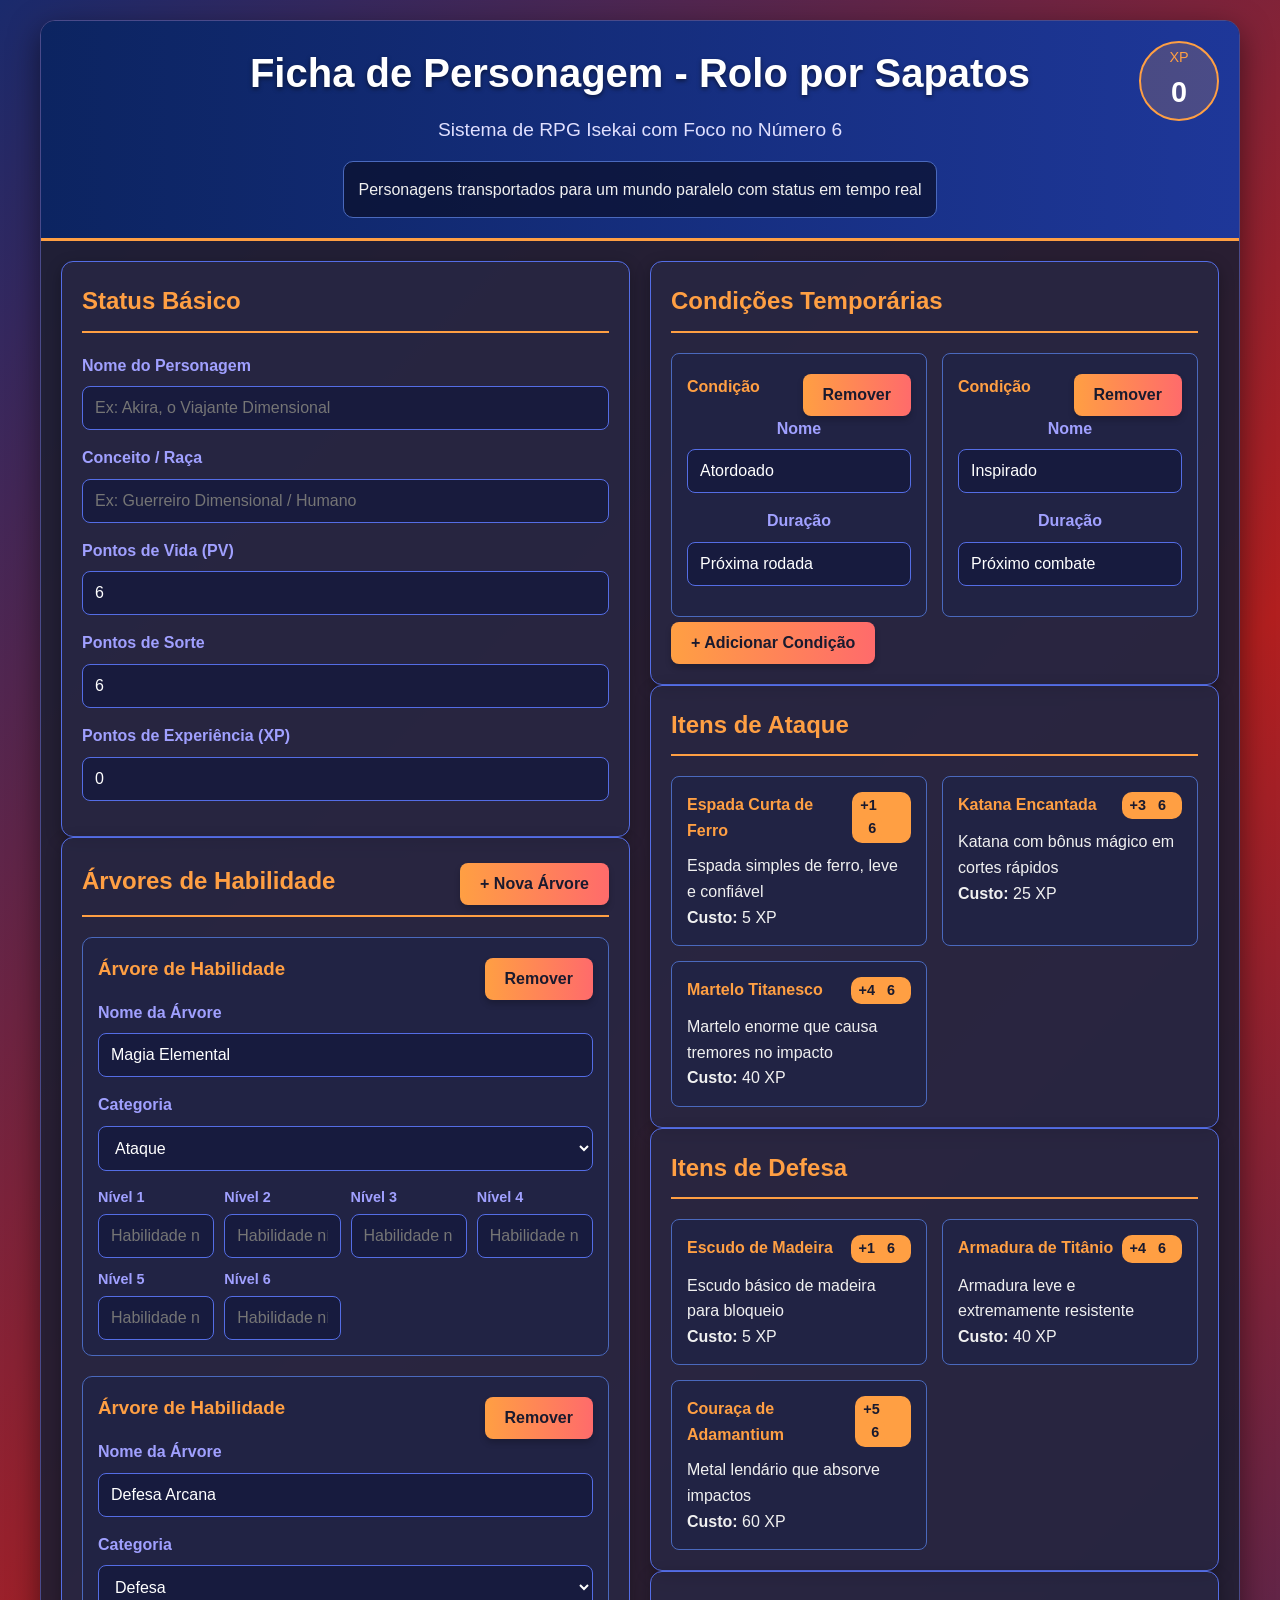
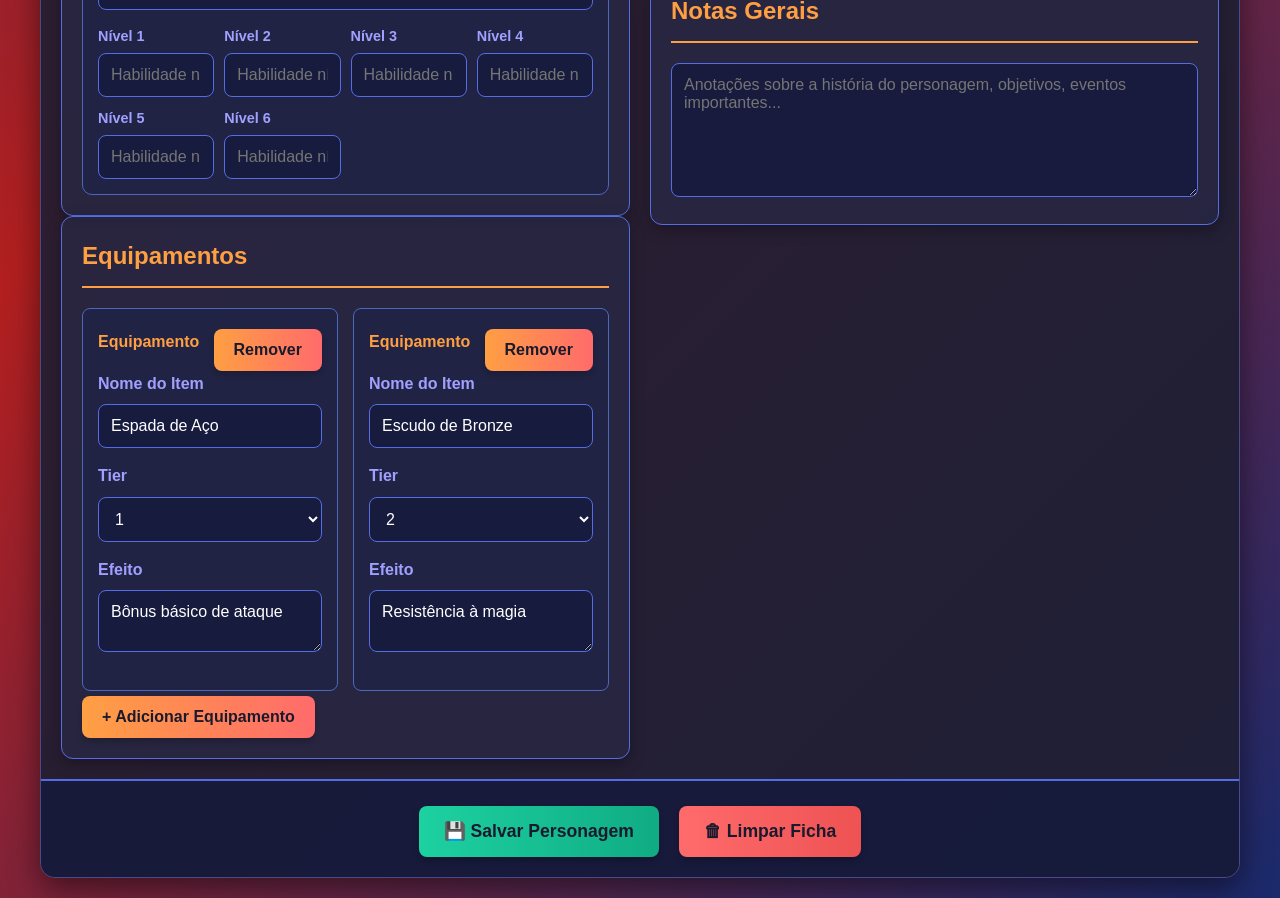
<file: index2.0.html>
<!DOCTYPE html>
<html lang="pt-BR">
<head>
  <meta charset="UTF-8">
  <meta name="viewport" content="width=device-width, initial-scale=1.0">
  <title>Ficha Interativa - Rolo por Sapatos</title>
  <style>
    * {
      box-sizing: border-box;
      margin: 0;
      padding: 0;
      font-family: 'Segoe UI', Tahoma, Geneva, Verdana, sans-serif;
    }
    
    body {
      background: linear-gradient(135deg, #1a2a6c, #b21f1f, #1a2a6c);
      color: #f0f0f0;
      min-height: 100vh;
      padding: 20px;
      line-height: 1.6;
    }
    
    .container {
      max-width: 1200px;
      margin: 0 auto;
      background: rgba(30, 30, 50, 0.9);
      border-radius: 15px;
      box-shadow: 0 10px 30px rgba(0, 0, 0, 0.5);
      overflow: hidden;
      border: 1px solid #4a4a8a;
    }
    
    header {
      background: linear-gradient(to right, #0c2461, #1e3799);
      padding: 20px;
      text-align: center;
      border-bottom: 3px solid #ff9f43;
      position: relative;
    }
    
    header h1 {
      font-size: 2.5rem;
      margin-bottom: 10px;
      text-shadow: 0 2px 4px rgba(0, 0, 0, 0.5);
      color: #fff;
    }
    
    header p {
      font-size: 1.2rem;
      max-width: 800px;
      margin: 0 auto;
      color: #e0e0ff;
    }
    
    .system-info {
      background: rgba(10, 15, 40, 0.7);
      padding: 15px;
      border-radius: 10px;
      margin-top: 15px;
      display: inline-block;
      border: 1px solid #4a69bd;
    }
    
    .content {
      display: grid;
      grid-template-columns: 1fr 1fr;
      gap: 20px;
      padding: 20px;
    }
    
    @media (max-width: 900px) {
      .content {
        grid-template-columns: 1fr;
      }
    }
    
    .section {
      background: rgba(40, 40, 70, 0.7);
      border-radius: 12px;
      padding: 20px;
      border: 1px solid #546de5;
      box-shadow: 0 5px 15px rgba(0, 0, 0, 0.3);
    }
    
    .section h2 {
      color: #ff9f43;
      border-bottom: 2px solid #ff9f43;
      padding-bottom: 10px;
      margin-bottom: 20px;
      display: flex;
      justify-content: space-between;
      align-items: center;
    }
    
    .form-group {
      margin-bottom: 15px;
    }
    
    label {
      display: block;
      margin-bottom: 8px;
      font-weight: bold;
      color: #a0a0ff;
    }
    
    input, select, textarea {
      width: 100%;
      padding: 12px;
      border-radius: 8px;
      border: 1px solid #546de5;
      background: rgba(20, 25, 60, 0.8);
      color: #fff;
      font-size: 16px;
      transition: all 0.3s;
    }
    
    input:focus, select:focus, textarea:focus {
      outline: none;
      border-color: #ff9f43;
      box-shadow: 0 0 0 3px rgba(255, 159, 67, 0.3);
      background: rgba(30, 35, 70, 0.9);
    }
    
    button {
      background: linear-gradient(to right, #ff9f43, #ff6b6b);
      color: #1a1a2e;
      border: none;
      padding: 12px 20px;
      border-radius: 8px;
      cursor: pointer;
      font-weight: bold;
      font-size: 16px;
      transition: all 0.3s;
      margin-top: 5px;
      box-shadow: 0 4px 6px rgba(0, 0, 0, 0.2);
    }
    
    button:hover {
      transform: translateY(-3px);
      box-shadow: 0 6px 8px rgba(0, 0, 0, 0.3);
      background: linear-gradient(to right, #ffaf53, #ff7b7b);
    }
    
    button:active {
      transform: translateY(1px);
    }
    
    .trees-container {
      display: grid;
      grid-template-columns: repeat(auto-fill, minmax(300px, 1fr));
      gap: 20px;
      margin-top: 20px;
    }
    
    .tree {
      background: rgba(30, 35, 70, 0.7);
      border-radius: 10px;
      padding: 15px;
      border: 1px solid #4a69bd;
    }
    
    .tree h3 {
      color: #ff9f43;
      margin-bottom: 15px;
      text-align: center;
    }
    
    .tree-levels {
      display: grid;
      grid-template-columns: repeat(4, 1fr);
      gap: 10px;
    }
    
    .tree-level {
      display: flex;
      flex-direction: column;
    }
    
    .tree-level label {
      font-size: 0.9rem;
      color: #a0a0ff;
      margin-bottom: 5px;
    }
    
    .equipment-grid {
      display: grid;
      grid-template-columns: repeat(auto-fill, minmax(250px, 1fr));
      gap: 15px;
      margin-top: 15px;
    }
    
    .equipment-item {
      background: rgba(30, 35, 70, 0.7);
      border-radius: 8px;
      padding: 15px;
      border: 1px solid #4a69bd;
    }
    
    .equipment-item h4 {
      color: #ff9f43;
      margin-bottom: 10px;
      display: flex;
      justify-content: space-between;
    }
    
    .dice-badge {
      background: #ff9f43;
      color: #1a1a2e;
      padding: 2px 8px;
      border-radius: 10px;
      font-size: 0.9rem;
      font-weight: bold;
    }
    
    .conditions-grid {
      display: grid;
      grid-template-columns: repeat(auto-fill, minmax(200px, 1fr));
      gap: 15px;
      margin-top: 15px;
    }
    
    .condition-item {
      background: rgba(30, 35, 70, 0.7);
      border-radius: 8px;
      padding: 15px;
      border: 1px solid #4a69bd;
      text-align: center;
    }
    
    .condition-item h4 {
      color: #ff9f43;
      margin-bottom: 10px;
    }
    
    .footer-buttons {
      display: flex;
      justify-content: center;
      gap: 20px;
      padding: 20px;
      background: rgba(20, 25, 60, 0.8);
      border-top: 2px solid #546de5;
    }
    
    .footer-buttons button {
      min-width: 150px;
      font-size: 1.1rem;
      padding: 15px 25px;
    }
    
    .save-btn {
      background: linear-gradient(to right, #1dd1a1, #10ac84);
    }
    
    .clear-btn {
      background: linear-gradient(to right, #ff6b6b, #ee5253);
    }
    
    .dice-icon {
      display: inline-block;
      width: 20px;
      height: 20px;
      background: #ff9f43;
      border-radius: 4px;
      text-align: center;
      line-height: 20px;
      font-weight: bold;
      margin: 0 2px;
      color: #1a1a2e;
    }
    
    .xp-counter {
      position: absolute;
      top: 20px;
      right: 20px;
      background: rgba(255, 159, 67, 0.2);
      border: 2px solid #ff9f43;
      border-radius: 50%;
      width: 80px;
      height: 80px;
      display: flex;
      flex-direction: column;
      justify-content: center;
      align-items: center;
    }
    
    .xp-counter span:first-child {
      font-size: 0.9rem;
      color: #ff9f43;
    }
    
    .xp-counter span:last-child {
      font-size: 1.8rem;
      font-weight: bold;
      color: #fff;
    }
  </style>
</head>
<body>
  <div class="container">
    <header>
      <div class="xp-counter">
        <span>XP</span>
        <span id="xp-value">0</span>
      </div>
      <h1>Ficha de Personagem - Rolo por Sapatos</h1>
      <p>Sistema de RPG Isekai com Foco no Número 6</p>
      <div class="system-info">
        Personagens transportados para um mundo paralelo com status em tempo real
      </div>
    </header>
    
    <div class="content">
      <div class="column">
        <div class="section">
          <h2>Status Básico</h2>
          <div class="form-group">
            <label for="char-name">Nome do Personagem</label>
            <input type="text" id="char-name" placeholder="Ex: Akira, o Viajante Dimensional">
          </div>
          
          <div class="form-group">
            <label for="char-concept">Conceito / Raça</label>
            <input type="text" id="char-concept" placeholder="Ex: Guerreiro Dimensional / Humano">
          </div>
          
          <div class="form-group">
            <label for="char-hp">Pontos de Vida (PV)</label>
            <input type="number" id="char-hp" min="0" value="6">
          </div>
          
          <div class="form-group">
            <label for="char-luck">Pontos de Sorte</label>
            <input type="number" id="char-luck" min="0" value="6">
          </div>
          
          <div class="form-group">
            <label for="char-xp">Pontos de Experiência (XP)</label>
            <input type="number" id="char-xp" min="0" value="0">
          </div>
        </div>
        
        <div class="section">
          <h2>Árvores de Habilidade <button onclick="addTree()">+ Nova Árvore</button></h2>
          <div class="trees-container" id="trees-container">
            <!-- Árvores serão adicionadas dinamicamente aqui -->
          </div>
        </div>
        
        <div class="section">
          <h2>Equipamentos</h2>
          <div class="equipment-grid" id="equipment-container">
            <!-- Equipamentos serão adicionados dinamicamente aqui -->
          </div>
          <button onclick="addEquipment()">+ Adicionar Equipamento</button>
        </div>
      </div>
      
      <div class="column">
        <div class="section">
          <h2>Condições Temporárias</h2>
          <div class="conditions-grid" id="conditions-container">
            <!-- Condições serão adicionadas dinamicamente aqui -->
          </div>
          <button onclick="addCondition()">+ Adicionar Condição</button>
        </div>
        
        <div class="section">
          <h2>Itens de Ataque</h2>
          <div class="equipment-grid">
            <div class="equipment-item">
              <h4>Espada Curta de Ferro <span class="dice-badge">+1 <span class="dice-icon">6</span></span></h4>
              <p>Espada simples de ferro, leve e confiável</p>
              <p><strong>Custo:</strong> 5 XP</p>
            </div>
            <div class="equipment-item">
              <h4>Katana Encantada <span class="dice-badge">+3 <span class="dice-icon">6</span></span></h4>
              <p>Katana com bônus mágico em cortes rápidos</p>
              <p><strong>Custo:</strong> 25 XP</p>
            </div>
            <div class="equipment-item">
              <h4>Martelo Titanesco <span class="dice-badge">+4 <span class="dice-icon">6</span></span></h4>
              <p>Martelo enorme que causa tremores no impacto</p>
              <p><strong>Custo:</strong> 40 XP</p>
            </div>
          </div>
        </div>
        
        <div class="section">
          <h2>Itens de Defesa</h2>
          <div class="equipment-grid">
            <div class="equipment-item">
              <h4>Escudo de Madeira <span class="dice-badge">+1 <span class="dice-icon">6</span></span></h4>
              <p>Escudo básico de madeira para bloqueio</p>
              <p><strong>Custo:</strong> 5 XP</p>
            </div>
            <div class="equipment-item">
              <h4>Armadura de Titânio <span class="dice-badge">+4 <span class="dice-icon">6</span></span></h4>
              <p>Armadura leve e extremamente resistente</p>
              <p><strong>Custo:</strong> 40 XP</p>
            </div>
            <div class="equipment-item">
              <h4>Couraça de Adamantium <span class="dice-badge">+5 <span class="dice-icon">6</span></span></h4>
              <p>Metal lendário que absorve impactos</p>
              <p><strong>Custo:</strong> 60 XP</p>
            </div>
          </div>
        </div>
        
        <div class="section">
          <h2>Notas Gerais</h2>
          <textarea id="general-notes" rows="6" placeholder="Anotações sobre a história do personagem, objetivos, eventos importantes..."></textarea>
        </div>
      </div>
    </div>
    
    <div class="footer-buttons">
      <button class="save-btn" onclick="saveCharacter()">💾 Salvar Personagem</button>
      <button class="clear-btn" onclick="clearCharacter()">🗑 Limpar Ficha</button>
    </div>
  </div>

  <script>
    // Árvores de habilidade
function addTree(name = '', category = 'ataque') {
  const container = document.getElementById('trees-container');
  if (container.children.length >= 6) {
    alert('Limite de 6 árvores alcançado!');
    return;
  }

  const treeId = `tree-${Date.now()}`;
  const treeElement = document.createElement('div');
  treeElement.className = 'tree';
  treeElement.id = treeId;

  treeElement.innerHTML = `
    <div style="display: flex; justify-content: space-between; align-items: center;">
      <h3>Árvore de Habilidade</h3>
      <button onclick="document.getElementById('${treeId}').remove()">Remover</button>
    </div>
    <div class="form-group">
      <label>Nome da Árvore</label>
      <input type="text" value="${name}" placeholder="Ex: Magia do Fogo">
    </div>
    <div class="form-group">
      <label>Categoria</label>
      <select>
        <option value="ataque" ${category === 'ataque' ? 'selected' : ''}>Ataque</option>
        <option value="defesa" ${category === 'defesa' ? 'selected' : ''}>Defesa</option>
        <option value="suporte" ${category === 'suporte' ? 'selected' : ''}>Suporte</option>
      </select>
    </div>
    <div class="tree-levels">
      ${Array.from({ length: 6 }, (_, i) => i + 1).map(level => `
        <div class="tree-level">
          <label>Nível ${level}</label>
          <input type="text" placeholder="Habilidade nível ${level}">
        </div>
      `).join('')}
    </div>
  `;

  container.appendChild(treeElement);
}

function addEquipment(name = '', tier = '1', effect = '') {
  const container = document.getElementById('equipment-container');
  const equipmentId = `equipment-${Date.now()}`;
  const equipmentElement = document.createElement('div');
  equipmentElement.className = 'equipment-item';
  equipmentElement.id = equipmentId;

  equipmentElement.innerHTML = `
    <div style="display: flex; justify-content: space-between; align-items: center;">
      <h4>Equipamento</h4>
      <button onclick="document.getElementById('${equipmentId}').remove()">Remover</button>
    </div>
    <div class="form-group">
      <label>Nome do Item</label>
      <input type="text" value="${name}" placeholder="Ex: Espada Flamejante">
    </div>
    <div class="form-group">
      <label>Tier</label>
      <select>
        <option value="1" ${tier === '1' ? 'selected' : ''}>1</option>
        <option value="2" ${tier === '2' ? 'selected' : ''}>2</option>
        <option value="3" ${tier === '3' ? 'selected' : ''}>3</option>
        <option value="4" ${tier === '4' ? 'selected' : ''}>4</option>
        <option value="5" ${tier === '5' ? 'selected' : ''}>5</option>
        <option value="6" ${tier === '6' ? 'selected' : ''}>6</option>
      </select>
    </div>
    <div class="form-group">
      <label>Efeito</label>
      <textarea placeholder="Descrição do efeito">${effect}</textarea>
    </div>
  `;

  container.appendChild(equipmentElement);
}
    
    // Condições temporárias
function addCondition(name = '', duration = '') {
  const container = document.getElementById('conditions-container');
  const conditionId = `condition-${Date.now()}`; // Corrigido aqui: template string

  const conditionElement = document.createElement('div');
  conditionElement.className = 'condition-item';
  conditionElement.id = conditionId;

  conditionElement.innerHTML = `
    <div style="display: flex; justify-content: space-between; align-items: center;">
      <h4>Condição</h4>
      <button onclick="document.getElementById('${conditionId}').remove()">Remover</button>
    </div>
    <div class="form-group">
      <label>Nome</label>
      <input type="text" value="${name}" placeholder="Ex: Atordoado">
    </div>
    <div class="form-group">
      <label>Duração</label>
      <input type="text" value="${duration}" placeholder="Ex: 1 rodada">
    </div>
  `;

  container.appendChild(conditionElement);
}
    
    // Atualiza contador de XP
    function updateXP() {
      const xpInput = document.getElementById('char-xp');
      const xpValue = document.getElementById('xp-value');
      if (xpInput && xpValue) {
        xpValue.textContent = xpInput.value;
      }
    }
    
    // Salvar personagem
    function saveCharacter() {
      alert('Personagem salvo com sucesso!');
      // Aqui seria a implementação para salvar no localStorage
    }
    
    // Limpar ficha
    function clearCharacter() {
      if (confirm('Tem certeza que deseja limpar toda a ficha?')) {
        document.getElementById('char-name').value = '';
        document.getElementById('char-concept').value = '';
        document.getElementById('char-hp').value = '6';
        document.getElementById('char-luck').value = '6';
        document.getElementById('char-xp').value = '0';
        document.getElementById('general-notes').value = '';
        
        document.getElementById('trees-container').innerHTML = '';
        document.getElementById('equipment-container').innerHTML = '';
        document.getElementById('conditions-container').innerHTML = '';
        
        updateXP();
        alert('Ficha limpa com sucesso!');
      }
    }
    
    // Inicialização
    document.addEventListener('DOMContentLoaded', () => {
      // Adiciona alguns elementos iniciais
      addTree('Magia Elemental', 'ataque');
      addTree('Defesa Arcana', 'defesa');
      addEquipment('Espada de Aço', '1', 'Bônus básico de ataque');
      addEquipment('Escudo de Bronze', '2', 'Resistência à magia');
      addCondition('Atordoado', 'Próxima rodada');
      addCondition('Inspirado', 'Próximo combate');
      
      // Atualiza contador de XP
      document.getElementById('char-xp').addEventListener('input', updateXP);
      updateXP();
    });
  </script>
</body>
</html>
</file>
